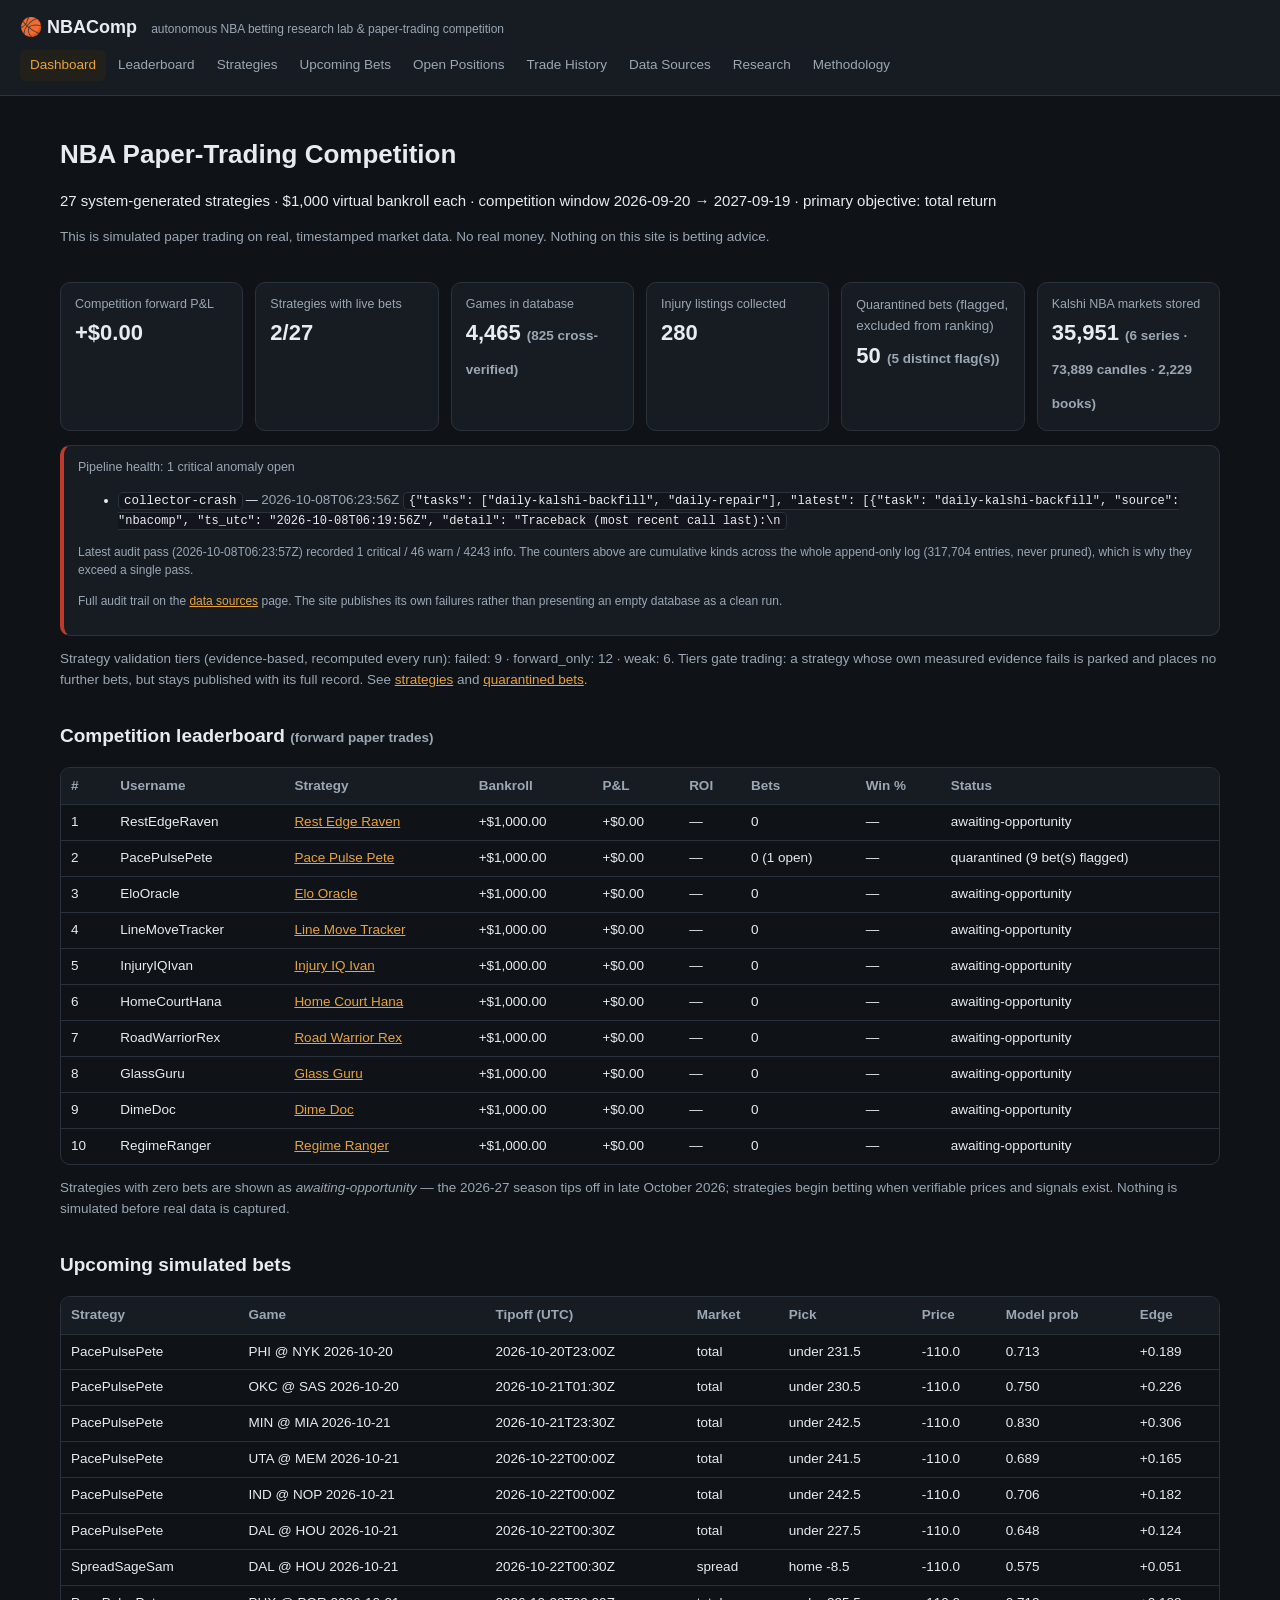
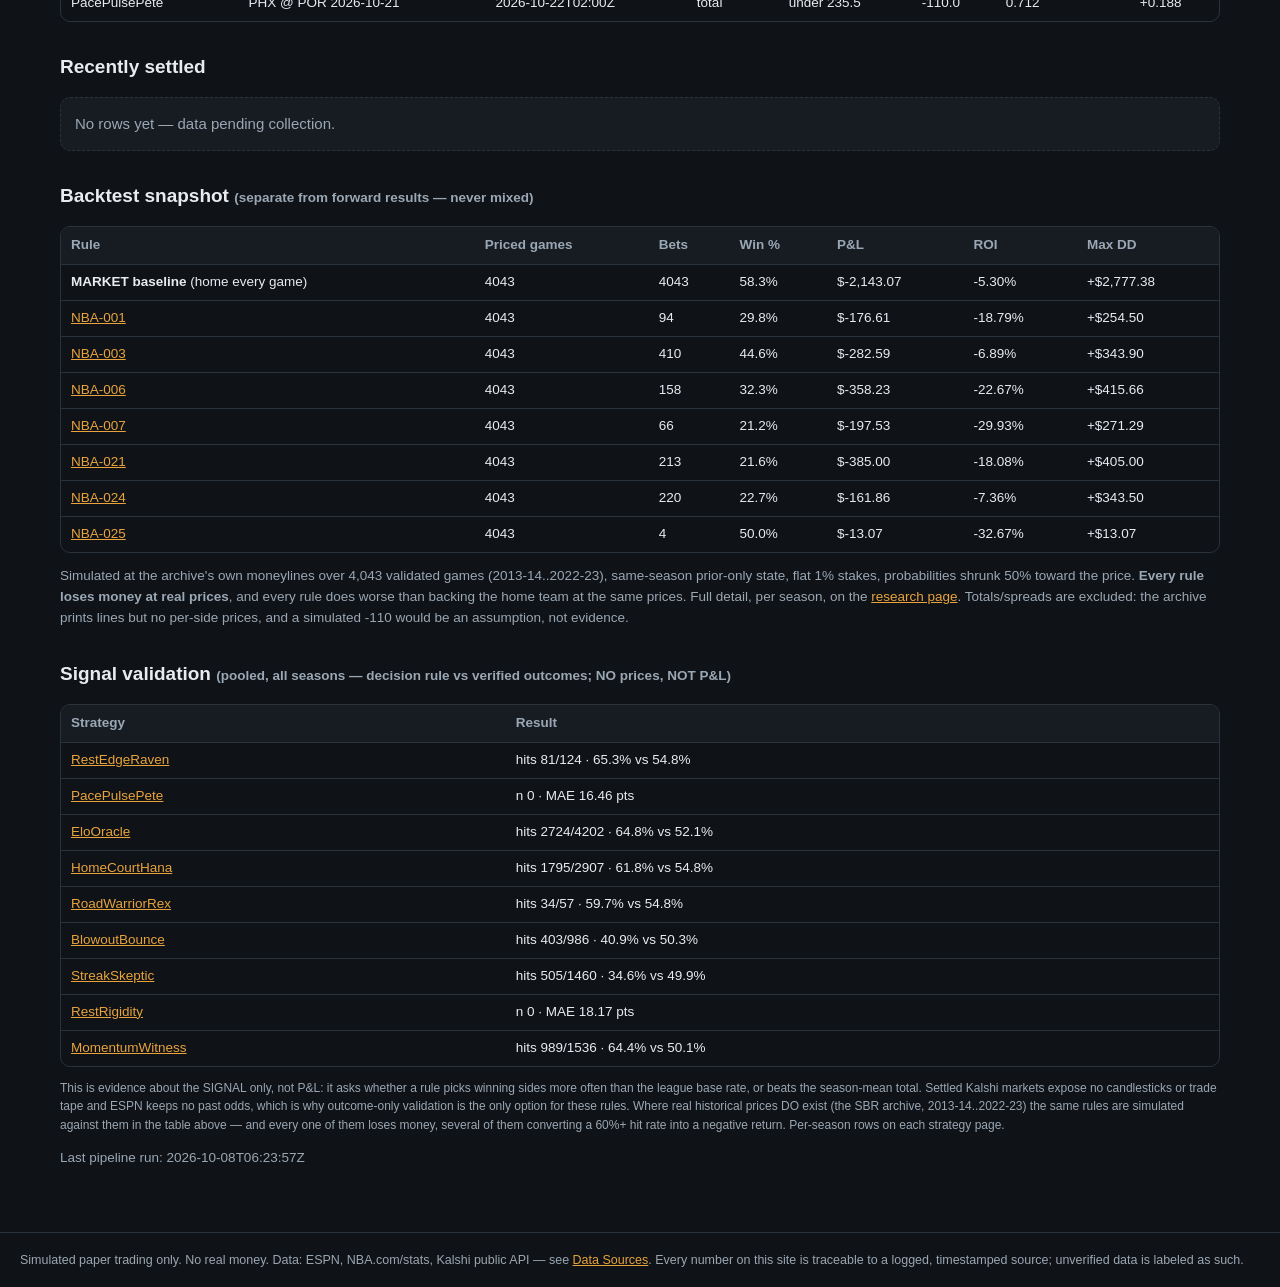
<file: index.html>
<!DOCTYPE html>
<html lang="en"><head><meta charset="utf-8">
<meta name="viewport" content="width=device-width, initial-scale=1">
<title>Dashboard — NBAComp</title>
<link rel="stylesheet" href="style.css"></head>
<body>
<header><div class="brand"><a href="index.html">🏀 NBAComp</a>
<span class="tag">autonomous NBA betting research lab &amp; paper-trading competition</span></div>
<nav><a href="index.html" class="active">Dashboard</a><a href="leaderboard.html">Leaderboard</a><a href="strategies.html">Strategies</a><a href="upcoming.html">Upcoming Bets</a><a href="positions.html">Open Positions</a><a href="history.html">Trade History</a><a href="sources.html">Data Sources</a><a href="research.html">Research</a><a href="methodology.html">Methodology</a></nav></header>
<main>
<div class="hero">
  <h1>NBA Paper-Trading Competition</h1>
  <p>27 system-generated strategies · $1,000 virtual bankroll each ·
     competition window 2026-09-20 → 2027-09-19 · primary objective: total return</p>
  <p class="muted">This is simulated paper trading on real, timestamped market data. No real money. Nothing on this
  site is betting advice.</p>
</div>
<div class="cards">
  <div class="card"><div class="k">Competition forward P&L</div><div class="v">+$0.00</div></div>
  <div class="card"><div class="k">Strategies with live bets</div><div class="v">2/27</div></div>
  <div class="card"><div class="k">Games in database</div><div class="v">4,465 <span class="muted">(825 cross-verified)</span></div></div>
  <div class="card"><div class="k">Injury listings collected</div><div class="v">280</div></div>
  <div class="card"><div class="k">Quarantined bets <span class="muted">(flagged, excluded from ranking)</span></div><div class="v">50 <span class="muted">(5 distinct flag(s))</span></div></div>
  <div class="card"><div class="k">Kalshi NBA markets stored</div><div class="v">35,951 <span class="muted">(6 series · 73,889 candles · 2,229 books)</span></div></div>
</div>
<div class='card' style='border-left:4px solid #c0392b'><div class='k'>Pipeline health: 1 critical anomaly open</div><ul class='small'><li><code>collector-crash</code> — <span class='muted'>2026-10-08T06:23:56Z</span> <code class='small'>{"tasks": ["daily-kalshi-backfill", "daily-repair"], "latest": [{"task": "daily-kalshi-backfill", "source": "nbacomp", "ts_utc": "2026-10-08T06:19:56Z", "detail": "Traceback (most recent call last):\n</code></li></ul><p class='muted small'>Latest audit pass (2026-10-08T06:23:57Z) recorded 1 critical / 46 warn / 4243 info. The counters above are cumulative kinds across the whole append-only log (317,704 entries, never pruned), which is why they exceed a single pass.</p><p class='muted small'>Full audit trail on the <a href='sources.html'>data sources</a> page. The site publishes its own failures rather than presenting an empty database as a clean run.</p></div>
<p class="muted">Strategy validation tiers (evidence-based, recomputed every run): failed: 9 · forward_only: 12 · weak: 6.
Tiers gate trading: a strategy whose own measured evidence fails is parked and places no further bets,
but stays published with its full record. See
<a href="strategies.html">strategies</a> and <a href="positions.html#quarantined">quarantined bets</a>.</p>
<h2>Competition leaderboard <span class="muted">(forward paper trades)</span></h2>
<div class='twrap'><table class=''><thead><tr><th>#</th><th>Username</th><th>Strategy</th><th>Bankroll</th><th>P&amp;L</th><th>ROI</th><th>Bets</th><th>Win %</th><th>Status</th></tr></thead><tbody><tr><td>1</td><td>RestEdgeRaven</td><td><a href='strategies.html#NBA-001'>Rest Edge Raven</a></td><td>+$1,000.00</td><td>+$0.00</td><td>—</td><td>0</td><td>—</td><td>awaiting-opportunity</td></tr><tr><td>2</td><td>PacePulsePete</td><td><a href='strategies.html#NBA-002'>Pace Pulse Pete</a></td><td>+$1,000.00</td><td>+$0.00</td><td>—</td><td>0 (1 open)</td><td>—</td><td>quarantined (9 bet(s) flagged)</td></tr><tr><td>3</td><td>EloOracle</td><td><a href='strategies.html#NBA-003'>Elo Oracle</a></td><td>+$1,000.00</td><td>+$0.00</td><td>—</td><td>0</td><td>—</td><td>awaiting-opportunity</td></tr><tr><td>4</td><td>LineMoveTracker</td><td><a href='strategies.html#NBA-004'>Line Move Tracker</a></td><td>+$1,000.00</td><td>+$0.00</td><td>—</td><td>0</td><td>—</td><td>awaiting-opportunity</td></tr><tr><td>5</td><td>InjuryIQIvan</td><td><a href='strategies.html#NBA-005'>Injury IQ Ivan</a></td><td>+$1,000.00</td><td>+$0.00</td><td>—</td><td>0</td><td>—</td><td>awaiting-opportunity</td></tr><tr><td>6</td><td>HomeCourtHana</td><td><a href='strategies.html#NBA-006'>Home Court Hana</a></td><td>+$1,000.00</td><td>+$0.00</td><td>—</td><td>0</td><td>—</td><td>awaiting-opportunity</td></tr><tr><td>7</td><td>RoadWarriorRex</td><td><a href='strategies.html#NBA-007'>Road Warrior Rex</a></td><td>+$1,000.00</td><td>+$0.00</td><td>—</td><td>0</td><td>—</td><td>awaiting-opportunity</td></tr><tr><td>8</td><td>GlassGuru</td><td><a href='strategies.html#NBA-008'>Glass Guru</a></td><td>+$1,000.00</td><td>+$0.00</td><td>—</td><td>0</td><td>—</td><td>awaiting-opportunity</td></tr><tr><td>9</td><td>DimeDoc</td><td><a href='strategies.html#NBA-009'>Dime Doc</a></td><td>+$1,000.00</td><td>+$0.00</td><td>—</td><td>0</td><td>—</td><td>awaiting-opportunity</td></tr><tr><td>10</td><td>RegimeRanger</td><td><a href='strategies.html#NBA-010'>Regime Ranger</a></td><td>+$1,000.00</td><td>+$0.00</td><td>—</td><td>0</td><td>—</td><td>awaiting-opportunity</td></tr></tbody></table></div>
<p class="muted">Strategies with zero bets are shown as <i>awaiting-opportunity</i> — the 2026-27 season tips off in
late October 2026; strategies begin betting when verifiable prices and signals exist. Nothing is simulated before
real data is captured.</p>
<h2>Upcoming simulated bets</h2>
<div class='twrap'><table class=''><thead><tr><th>Strategy</th><th>Game</th><th>Tipoff (UTC)</th><th>Market</th><th>Pick</th><th>Price</th><th>Model prob</th><th>Edge</th></tr></thead><tbody><tr><td>PacePulsePete</td><td>PHI @ NYK 2026-10-20</td><td>2026-10-20T23:00Z</td><td>total</td><td>under 231.5</td><td>-110.0</td><td>0.713</td><td>+0.189</td></tr><tr><td>PacePulsePete</td><td>OKC @ SAS 2026-10-20</td><td>2026-10-21T01:30Z</td><td>total</td><td>under 230.5</td><td>-110.0</td><td>0.750</td><td>+0.226</td></tr><tr><td>PacePulsePete</td><td>MIN @ MIA 2026-10-21</td><td>2026-10-21T23:30Z</td><td>total</td><td>under 242.5</td><td>-110.0</td><td>0.830</td><td>+0.306</td></tr><tr><td>PacePulsePete</td><td>UTA @ MEM 2026-10-21</td><td>2026-10-22T00:00Z</td><td>total</td><td>under 241.5</td><td>-110.0</td><td>0.689</td><td>+0.165</td></tr><tr><td>PacePulsePete</td><td>IND @ NOP 2026-10-21</td><td>2026-10-22T00:00Z</td><td>total</td><td>under 242.5</td><td>-110.0</td><td>0.706</td><td>+0.182</td></tr><tr><td>PacePulsePete</td><td>DAL @ HOU 2026-10-21</td><td>2026-10-22T00:30Z</td><td>total</td><td>under 227.5</td><td>-110.0</td><td>0.648</td><td>+0.124</td></tr><tr><td>SpreadSageSam</td><td>DAL @ HOU 2026-10-21</td><td>2026-10-22T00:30Z</td><td>spread</td><td>home -8.5</td><td>-110.0</td><td>0.575</td><td>+0.051</td></tr><tr><td>PacePulsePete</td><td>PHX @ POR 2026-10-21</td><td>2026-10-22T02:00Z</td><td>total</td><td>under 235.5</td><td>-110.0</td><td>0.712</td><td>+0.188</td></tr></tbody></table></div>
<h2>Recently settled</h2>
<p class='empty'>No rows yet — data pending collection.</p>
<h2>Backtest snapshot <span class="muted">(separate from forward results — never mixed)</span></h2>
<div class='twrap'><table class=''><thead><tr><th>Rule</th><th>Priced games</th><th>Bets</th><th>Win %</th><th>P&amp;L</th><th>ROI</th><th>Max DD</th></tr></thead><tbody><tr><td><b>MARKET baseline</b> (home every game)</td><td>4043</td><td>4043</td><td>58.3%</td><td>$-2,143.07</td><td>-5.30%</td><td>+$2,777.38</td></tr><tr><td><a href='strategies.html#NBA-001'>NBA-001</a></td><td>4043</td><td>94</td><td>29.8%</td><td>$-176.61</td><td>-18.79%</td><td>+$254.50</td></tr><tr><td><a href='strategies.html#NBA-003'>NBA-003</a></td><td>4043</td><td>410</td><td>44.6%</td><td>$-282.59</td><td>-6.89%</td><td>+$343.90</td></tr><tr><td><a href='strategies.html#NBA-006'>NBA-006</a></td><td>4043</td><td>158</td><td>32.3%</td><td>$-358.23</td><td>-22.67%</td><td>+$415.66</td></tr><tr><td><a href='strategies.html#NBA-007'>NBA-007</a></td><td>4043</td><td>66</td><td>21.2%</td><td>$-197.53</td><td>-29.93%</td><td>+$271.29</td></tr><tr><td><a href='strategies.html#NBA-021'>NBA-021</a></td><td>4043</td><td>213</td><td>21.6%</td><td>$-385.00</td><td>-18.08%</td><td>+$405.00</td></tr><tr><td><a href='strategies.html#NBA-024'>NBA-024</a></td><td>4043</td><td>220</td><td>22.7%</td><td>$-161.86</td><td>-7.36%</td><td>+$343.50</td></tr><tr><td><a href='strategies.html#NBA-025'>NBA-025</a></td><td>4043</td><td>4</td><td>50.0%</td><td>$-13.07</td><td>-32.67%</td><td>+$13.07</td></tr></tbody></table></div><p class='muted'>Simulated at the archive's own moneylines over 4,043 validated games (2013-14..2022-23), same-season prior-only state, flat 1% stakes, probabilities shrunk 50% toward the price. <b>Every rule loses money at real prices</b>, and every rule does worse than backing the home team at the same prices. Full detail, per season, on the <a href='research.html'>research page</a>. Totals/spreads are excluded: the archive prints lines but no per-side prices, and a simulated -110 would be an assumption, not evidence.</p>
<h2>Signal validation <span class="muted">(pooled, all seasons — decision rule vs verified outcomes; NO prices, NOT P&amp;L)</span></h2><div class='twrap'><table class=''><thead><tr><th>Strategy</th><th>Result</th></tr></thead><tbody><tr><td><a href='strategies.html#NBA-001'>RestEdgeRaven</a></td><td>hits 81/124 · 65.3% vs 54.8%</td></tr><tr><td><a href='strategies.html#NBA-002'>PacePulsePete</a></td><td>n 0 · MAE 16.46 pts</td></tr><tr><td><a href='strategies.html#NBA-003'>EloOracle</a></td><td>hits 2724/4202 · 64.8% vs 52.1%</td></tr><tr><td><a href='strategies.html#NBA-006'>HomeCourtHana</a></td><td>hits 1795/2907 · 61.8% vs 54.8%</td></tr><tr><td><a href='strategies.html#NBA-007'>RoadWarriorRex</a></td><td>hits 34/57 · 59.7% vs 54.8%</td></tr><tr><td><a href='strategies.html#NBA-020'>BlowoutBounce</a></td><td>hits 403/986 · 40.9% vs 50.3%</td></tr><tr><td><a href='strategies.html#NBA-021'>StreakSkeptic</a></td><td>hits 505/1460 · 34.6% vs 49.9%</td></tr><tr><td><a href='strategies.html#NBA-022'>RestRigidity</a></td><td>n 0 · MAE 18.17 pts</td></tr><tr><td><a href='strategies.html#NBA-024'>MomentumWitness</a></td><td>hits 989/1536 · 64.4% vs 50.1%</td></tr></tbody></table></div><p class="muted small">This is evidence about the SIGNAL only, not P&amp;L: it asks whether a rule picks winning sides more often than the league base rate, or beats the season-mean total. Settled Kalshi markets expose no candlesticks or trade tape and ESPN keeps no past odds, which is why outcome-only validation is the only option for these rules. Where real historical prices DO exist (the SBR archive, 2013-14..2022-23) the same rules are simulated against them in the table above — and every one of them loses money, several of them converting a 60%+ hit rate into a negative return. Per-season rows on each strategy page.</p>
<p class="muted">Last pipeline run: 2026-10-08T06:23:57Z</p>
</main>
<footer>Simulated paper trading only. No real money. Data: ESPN, NBA.com/stats, Kalshi public API —
see <a href="sources.html">Data Sources</a>. Every number on this site is traceable to a logged,
timestamped source; unverified data is labeled as such.</footer>
</body></html>
</file>
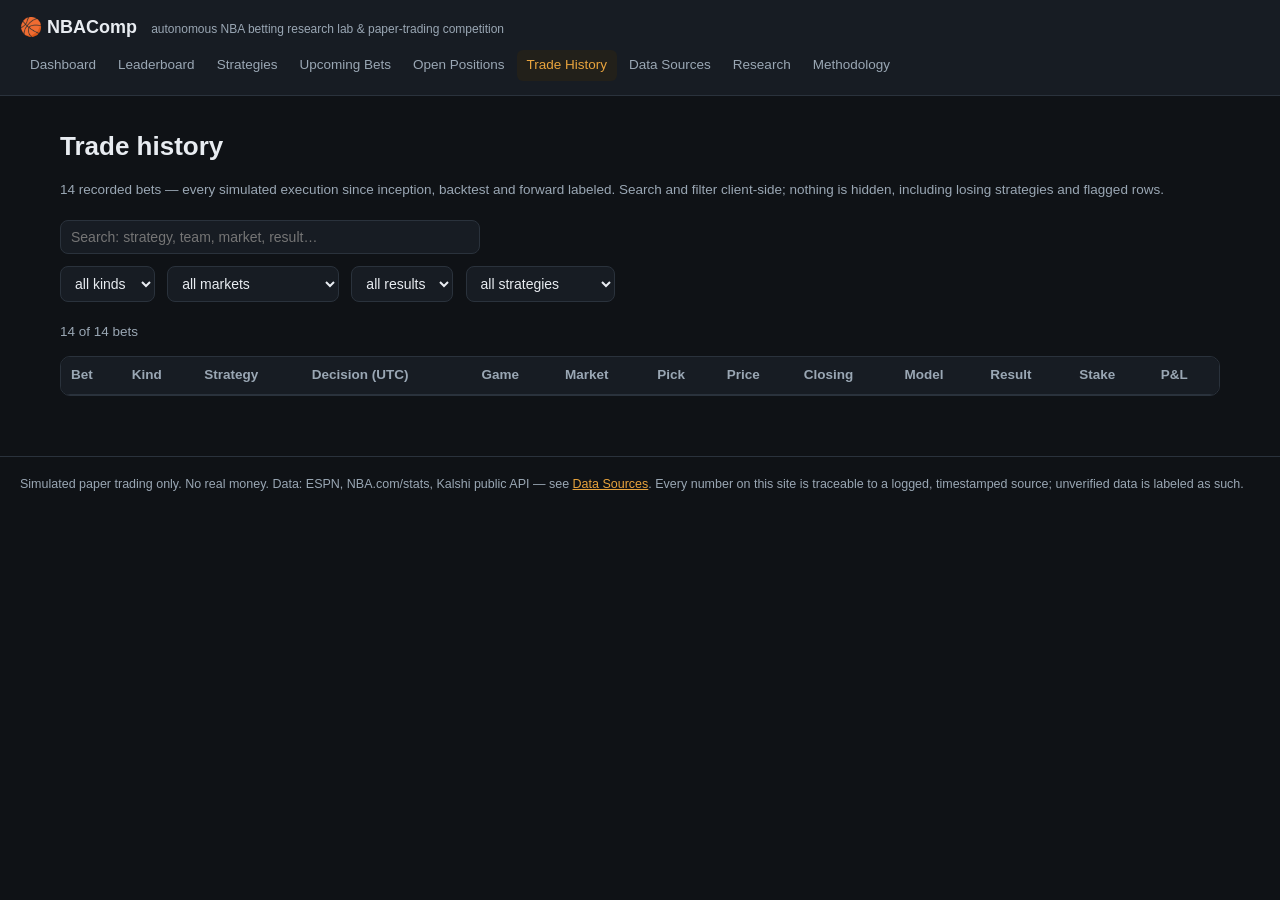
<file: history.html>
<!DOCTYPE html>
<html lang="en"><head><meta charset="utf-8">
<meta name="viewport" content="width=device-width, initial-scale=1">
<title>Trade History — NBAComp</title>
<link rel="stylesheet" href="style.css"></head>
<body>
<header><div class="brand"><a href="index.html">🏀 NBAComp</a>
<span class="tag">autonomous NBA betting research lab &amp; paper-trading competition</span></div>
<nav><a href="index.html">Dashboard</a><a href="leaderboard.html">Leaderboard</a><a href="strategies.html">Strategies</a><a href="upcoming.html">Upcoming Bets</a><a href="positions.html">Open Positions</a><a href="history.html" class="active">Trade History</a><a href="sources.html">Data Sources</a><a href="research.html">Research</a><a href="methodology.html">Methodology</a></nav></header>
<main>
<h1>Trade history</h1>
<p class="muted">14 recorded bets — every simulated execution since inception, backtest and forward
labeled. Search and filter client-side; nothing is hidden, including losing strategies and flagged rows.</p>
<input id="q" type="search" placeholder="Search: strategy, team, market, result…">
<div class="filters">
  <select id="f_kind"><option value="">all kinds</option><option>forward</option><option>backtest</option></select>
  <select id="f_market"><option value="">all markets</option><option>kalshi:winner</option>
    <option>total</option><option>kalshi:prop:rebounds</option>
    <option>kalshi:prop:assists</option><option>kalshi:prop:points</option></select>
  <select id="f_result"><option value="">all results</option><option>win</option><option>loss</option>
    <option>push</option><option>pending</option></select>
  <select id="f_strat"><option value="">all strategies</option></select>
</div>
<p id="count" class="muted"></p>
<div class="twrap"><table id="hist"><thead><tr>
<th>Bet</th><th>Kind</th><th>Strategy</th><th>Decision (UTC)</th><th>Game</th><th>Market</th>
<th>Pick</th><th>Price</th><th>Closing</th><th>Model</th><th>Result</th><th>Stake</th><th>P&L</th></tr></thead>
<tbody></tbody></table></div>
<script>
const DATA = [{"bet_id": "fo-9829be213fb2ef42", "kind": "forward", "run_id": "forward", "strategy_id": "NBA-026", "username": "SpreadSageSam", "decision_utc": "2026-09-22T03:45:23Z", "game_id": "espn:401909840", "game_label": "DAL @ HOU 2026-10-21", "tipoff_utc": "2026-10-22T00:30Z", "market": "spread", "selection": "home -8.5", "side": "home", "price": -110.0, "price_format": "american", "source": "line: espn snapshot or kalshi strike", "source_ts": "2026-09-22T03:45:23Z", "model_prob": 0.5749486143837703, "market_prob": 0.5238, "edge": 0.05113909057424648, "stake_usd": 6.7125, "to_win_usd": 6.1, "execution_status": "simulated_fill", "contracts": 0, "fill_price": -110.0, "fee_usd": 0.0, "closing_price": null, "result": "pending", "settlement_utc": null, "settlement_source": null, "pnl_usd": null, "roi": null, "verification": "PRICED-ASSUMPTION: no free historical totals price source; simulated at standard -110. Labeled, not hidden.", "notes": "elo margin +13.2 vs home spread -8.5 (cover +4.7) | policy: raw p=0.651, shrink=0.60 -> p=0.575 (edge +0.051), tier=forward_only", "strategy_version": "1.0.0"}, {"bet_id": "fo-1a23d62c218b4d46", "kind": "forward", "run_id": "forward", "strategy_id": "NBA-026", "username": "SpreadSageSam", "decision_utc": "2026-09-22T03:45:23Z", "game_id": "espn:401909092", "game_label": "GSW @ LAL 2026-10-21", "tipoff_utc": "2026-10-22T02:00Z", "market": "spread", "selection": "home -4.5", "side": "home", "price": -110.0, "price_format": "american", "source": "line: espn snapshot or kalshi strike", "source_ts": "2026-09-22T03:45:23Z", "model_prob": 0.5715762230069688, "market_prob": 0.5238, "edge": 0.04776669919744492, "stake_usd": 6.2275, "to_win_usd": 5.66, "execution_status": "simulated_fill", "contracts": 0, "fill_price": -110.0, "fee_usd": 0.0, "closing_price": null, "result": "pending", "settlement_utc": null, "settlement_source": null, "pnl_usd": null, "roi": null, "verification": "PRICED-ASSUMPTION: no free historical totals price source; simulated at standard -110. Labeled, not hidden.", "notes": "elo margin +8.9 vs home spread -4.5 (cover +4.4) | policy: raw p=0.643, shrink=0.60 -> p=0.572 (edge +0.048), tier=forward_only", "strategy_version": "1.0.0"}, {"bet_id": "fo-7be8a2c7a670caa9", "kind": "forward", "run_id": "forward", "strategy_id": "NBA-026", "username": "SpreadSageSam", "decision_utc": "2026-09-22T03:45:23Z", "game_id": "espn:401909093", "game_label": "CLE @ PHI 2026-10-22", "tipoff_utc": "2026-10-22T23:00Z", "market": "spread", "selection": "away +4.5", "side": "away", "price": -110.0, "price_format": "american", "source": "line: espn snapshot or kalshi strike", "source_ts": "2026-09-22T03:45:23Z", "model_prob": 0.5795475472045047, "market_prob": 0.5238, "edge": 0.05573802339498091, "stake_usd": 7.22, "to_win_usd": 6.56, "execution_status": "simulated_fill", "contracts": 0, "fill_price": -110.0, "fee_usd": 0.0, "closing_price": null, "result": "pending", "settlement_utc": null, "settlement_source": null, "pnl_usd": null, "roi": null, "verification": "PRICED-ASSUMPTION: no free historical totals price source; simulated at standard -110. Labeled, not hidden.", "notes": "elo margin -0.5 vs home spread -4.5 (cover -5.0) | policy: raw p=0.663, shrink=0.60 -> p=0.580 (edge +0.056), tier=forward_only", "strategy_version": "1.0.0"}, {"bet_id": "fo-b3c6f63323103bde", "kind": "forward", "run_id": "forward", "strategy_id": "NBA-026", "username": "SpreadSageSam", "decision_utc": "2026-09-22T03:45:23Z", "game_id": "espn:401909096", "game_label": "HOU @ SAS 2026-10-23", "tipoff_utc": "2026-10-24T01:30Z", "market": "spread", "selection": "home -6.5", "side": "home", "price": -110.0, "price_format": "american", "source": "line: espn snapshot or kalshi strike", "source_ts": "2026-09-22T03:45:23Z", "model_prob": 0.574923643382472, "market_prob": 0.5238, "edge": 0.0511141195729482, "stake_usd": 6.5725, "to_win_usd": 5.98, "execution_status": "simulated_fill", "contracts": 0, "fill_price": -110.0, "fee_usd": 0.0, "closing_price": null, "result": "pending", "settlement_utc": null, "settlement_source": null, "pnl_usd": null, "roi": null, "verification": "PRICED-ASSUMPTION: no free historical totals price source; simulated at standard -110. Labeled, not hidden.", "notes": "elo margin +11.2 vs home spread -6.5 (cover +4.7) | policy: raw p=0.651, shrink=0.60 -> p=0.575 (edge +0.051), tier=forward_only", "strategy_version": "1.0.0"}, {"bet_id": "fo-7d24e2d7fe1c93cf", "kind": "forward", "run_id": "forward", "strategy_id": "NBA-002", "username": "PacePulsePete", "decision_utc": "2026-09-21T04:43:07Z", "game_id": "espn:401909089", "game_label": "PHI @ NYK 2026-10-20", "tipoff_utc": "2026-10-20T23:00Z", "market": "total", "selection": "under 231.5", "side": "under", "price": -110.0, "price_format": "american", "source": "line: espn snapshot or kalshi strike", "source_ts": "2026-09-21T04:43:07Z", "model_prob": 0.7127667328386137, "market_prob": 0.524, "edge": 0.18876673283861367, "stake_usd": 22.81, "to_win_usd": 20.73, "execution_status": "simulated_fill", "contracts": 0, "fill_price": -110.0, "fee_usd": 0.0, "closing_price": null, "result": "pending", "settlement_utc": null, "settlement_source": null, "pnl_usd": null, "roi": null, "verification": "PRICED-ASSUMPTION: no free historical totals price source; simulated at standard -110. Labeled, not hidden.", "notes": "model total 218.6 vs line 231.5 (-12.9)", "strategy_version": "1.0.0"}, {"bet_id": "fo-3b23008759eed538", "kind": "forward", "run_id": "forward", "strategy_id": "NBA-002", "username": "PacePulsePete", "decision_utc": "2026-09-21T04:34:04Z", "game_id": "espn:401909090", "game_label": "OKC @ SAS 2026-10-20", "tipoff_utc": "2026-10-21T01:30Z", "market": "total", "selection": "under 230.5", "side": "under", "price": -110.0, "price_format": "american", "source": "line: espn snapshot or kalshi strike", "source_ts": "2026-09-21T04:34:04Z", "model_prob": 0.7497123010327863, "market_prob": 0.524, "edge": 0.22571230103278628, "stake_usd": 30.0, "to_win_usd": 27.27, "execution_status": "simulated_fill", "contracts": 0, "fill_price": -110.0, "fee_usd": 0.0, "closing_price": null, "result": "pending", "settlement_utc": null, "settlement_source": null, "pnl_usd": null, "roi": null, "verification": "PRICED-ASSUMPTION: no free historical totals price source; simulated at standard -110. Labeled, not hidden.", "notes": "model total 215.0 vs line 230.5 (-15.5)", "strategy_version": "1.0.0"}, {"bet_id": "fo-2465213a43213105", "kind": "forward", "run_id": "forward", "strategy_id": "NBA-002", "username": "PacePulsePete", "decision_utc": "2026-09-21T04:34:04Z", "game_id": "espn:401909091", "game_label": "MIN @ MIA 2026-10-21", "tipoff_utc": "2026-10-21T23:30Z", "market": "total", "selection": "under 242.5", "side": "under", "price": -110.0, "price_format": "american", "source": "line: espn snapshot or kalshi strike", "source_ts": "2026-09-21T04:34:04Z", "model_prob": 0.829737801676319, "market_prob": 0.524, "edge": 0.30573780167631903, "stake_usd": 29.1, "to_win_usd": 26.45, "execution_status": "simulated_fill", "contracts": 0, "fill_price": -110.0, "fee_usd": 0.0, "closing_price": null, "result": "pending", "settlement_utc": null, "settlement_source": null, "pnl_usd": null, "roi": null, "verification": "PRICED-ASSUMPTION: no free historical totals price source; simulated at standard -110. Labeled, not hidden.", "notes": "model total 220.6 vs line 242.5 (-21.9)", "strategy_version": "1.0.0"}, {"bet_id": "fo-8c3f196e348dad6d", "kind": "forward", "run_id": "forward", "strategy_id": "NBA-002", "username": "PacePulsePete", "decision_utc": "2026-09-21T04:34:04Z", "game_id": "espn:401909838", "game_label": "UTA @ MEM 2026-10-21", "tipoff_utc": "2026-10-22T00:00Z", "market": "total", "selection": "under 241.5", "side": "under", "price": -110.0, "price_format": "american", "source": "line: espn snapshot or kalshi strike", "source_ts": "2026-09-21T04:34:04Z", "model_prob": 0.6890670149733318, "market_prob": 0.524, "edge": 0.16506701497333176, "stake_usd": 28.23, "to_win_usd": 25.66, "execution_status": "simulated_fill", "contracts": 0, "fill_price": -110.0, "fee_usd": 0.0, "closing_price": null, "result": "pending", "settlement_utc": null, "settlement_source": null, "pnl_usd": null, "roi": null, "verification": "PRICED-ASSUMPTION: no free historical totals price source; simulated at standard -110. Labeled, not hidden.", "notes": "model total 230.2 vs line 241.5 (-11.3)", "strategy_version": "1.0.0"}, {"bet_id": "fo-d118a58ba42e5c41", "kind": "forward", "run_id": "forward", "strategy_id": "NBA-002", "username": "PacePulsePete", "decision_utc": "2026-09-21T04:34:04Z", "game_id": "espn:401909839", "game_label": "IND @ NOP 2026-10-21", "tipoff_utc": "2026-10-22T00:00Z", "market": "total", "selection": "under 242.5", "side": "under", "price": -110.0, "price_format": "american", "source": "line: espn snapshot or kalshi strike", "source_ts": "2026-09-21T04:34:04Z", "model_prob": 0.7059724035778527, "market_prob": 0.524, "edge": 0.18197240357785271, "stake_usd": 27.38, "to_win_usd": 24.89, "execution_status": "simulated_fill", "contracts": 0, "fill_price": -110.0, "fee_usd": 0.0, "closing_price": null, "result": "pending", "settlement_utc": null, "settlement_source": null, "pnl_usd": null, "roi": null, "verification": "PRICED-ASSUMPTION: no free historical totals price source; simulated at standard -110. Labeled, not hidden.", "notes": "model total 230.0 vs line 242.5 (-12.5)", "strategy_version": "1.0.0"}, {"bet_id": "fo-620174966c76e90c", "kind": "forward", "run_id": "forward", "strategy_id": "NBA-002", "username": "PacePulsePete", "decision_utc": "2026-09-21T04:34:04Z", "game_id": "espn:401909840", "game_label": "DAL @ HOU 2026-10-21", "tipoff_utc": "2026-10-22T00:30Z", "market": "total", "selection": "under 227.5", "side": "under", "price": -110.0, "price_format": "american", "source": "line: espn snapshot or kalshi strike", "source_ts": "2026-09-21T04:34:04Z", "model_prob": 0.6478983671080172, "market_prob": 0.524, "edge": 0.12389836710801716, "stake_usd": 26.56, "to_win_usd": 24.14, "execution_status": "simulated_fill", "contracts": 0, "fill_price": -110.0, "fee_usd": 0.0, "closing_price": null, "result": "pending", "settlement_utc": null, "settlement_source": null, "pnl_usd": null, "roi": null, "verification": "PRICED-ASSUMPTION: no free historical totals price source; simulated at standard -110. Labeled, not hidden.", "notes": "model total 218.8 vs line 227.5 (-8.7)", "strategy_version": "1.0.0"}, {"bet_id": "fo-ebd39e0b81dea98e", "kind": "forward", "run_id": "forward", "strategy_id": "NBA-002", "username": "PacePulsePete", "decision_utc": "2026-09-21T04:34:04Z", "game_id": "espn:401909841", "game_label": "PHX @ POR 2026-10-21", "tipoff_utc": "2026-10-22T02:00Z", "market": "total", "selection": "under 235.5", "side": "under", "price": -110.0, "price_format": "american", "source": "line: espn snapshot or kalshi strike", "source_ts": "2026-09-21T04:34:04Z", "model_prob": 0.712153584233367, "market_prob": 0.524, "edge": 0.18815358423336703, "stake_usd": 25.76, "to_win_usd": 23.42, "execution_status": "simulated_fill", "contracts": 0, "fill_price": -110.0, "fee_usd": 0.0, "closing_price": null, "result": "pending", "settlement_utc": null, "settlement_source": null, "pnl_usd": null, "roi": null, "verification": "PRICED-ASSUMPTION: no free historical totals price source; simulated at standard -110. Labeled, not hidden.", "notes": "model total 222.6 vs line 235.5 (-12.9)", "strategy_version": "1.0.0"}, {"bet_id": "fo-70ee1a6dc3d56b0b", "kind": "forward", "run_id": "forward", "strategy_id": "NBA-002", "username": "PacePulsePete", "decision_utc": "2026-09-21T04:34:04Z", "game_id": "espn:401909094", "game_label": "DEN @ OKC 2026-10-22", "tipoff_utc": "2026-10-23T01:30Z", "market": "total", "selection": "under 232.5", "side": "under", "price": -110.0, "price_format": "american", "source": "line: espn snapshot or kalshi strike", "source_ts": "2026-09-21T04:34:04Z", "model_prob": 0.6546166413805494, "market_prob": 0.524, "edge": 0.1306166413805494, "stake_usd": 24.99, "to_win_usd": 22.72, "execution_status": "simulated_fill", "contracts": 0, "fill_price": -110.0, "fee_usd": 0.0, "closing_price": null, "result": "pending", "settlement_utc": null, "settlement_source": null, "pnl_usd": null, "roi": null, "verification": "PRICED-ASSUMPTION: no free historical totals price source; simulated at standard -110. Labeled, not hidden.", "notes": "model total 223.4 vs line 232.5 (-9.1)", "strategy_version": "1.0.0"}, {"bet_id": "fo-d48ae1e5ae807a46", "kind": "forward", "run_id": "forward", "strategy_id": "NBA-002", "username": "PacePulsePete", "decision_utc": "2026-09-21T04:34:04Z", "game_id": "espn:401909282", "game_label": "IND @ MIA 2026-10-30", "tipoff_utc": "2026-10-31T00:00Z", "market": "total", "selection": "under 241.5", "side": "under", "price": -110.0, "price_format": "american", "source": "line: espn snapshot or kalshi strike", "source_ts": "2026-09-21T04:34:04Z", "model_prob": 0.7511130463824878, "market_prob": 0.524, "edge": 0.22711304638248775, "stake_usd": 24.24, "to_win_usd": 22.03, "execution_status": "simulated_fill", "contracts": 0, "fill_price": -110.0, "fee_usd": 0.0, "closing_price": null, "result": "pending", "settlement_utc": null, "settlement_source": null, "pnl_usd": null, "roi": null, "verification": "PRICED-ASSUMPTION: no free historical totals price source; simulated at standard -110. Labeled, not hidden.", "notes": "model total 225.9 vs line 241.5 (-15.6)", "strategy_version": "1.0.0"}, {"bet_id": "fo-ddb6699eb54471ed", "kind": "forward", "run_id": "forward", "strategy_id": "NBA-002", "username": "PacePulsePete", "decision_utc": "2026-09-21T04:34:04Z", "game_id": "espn:401909283", "game_label": "HOU @ DAL 2026-10-30", "tipoff_utc": "2026-10-31T00:00Z", "market": "total", "selection": "under 227.5", "side": "under", "price": -110.0, "price_format": "american", "source": "line: espn snapshot or kalshi strike", "source_ts": "2026-09-21T04:34:04Z", "model_prob": 0.6478983671080172, "market_prob": 0.524, "edge": 0.12389836710801716, "stake_usd": 23.51, "to_win_usd": 21.37, "execution_status": "simulated_fill", "contracts": 0, "fill_price": -110.0, "fee_usd": 0.0, "closing_price": null, "result": "pending", "settlement_utc": null, "settlement_source": null, "pnl_usd": null, "roi": null, "verification": "PRICED-ASSUMPTION: no free historical totals price source; simulated at standard -110. Labeled, not hidden.", "notes": "model total 218.8 vs line 227.5 (-8.7)", "strategy_version": "1.0.0"}];
const tb = document.querySelector('#hist tbody');
const sel = document.getElementById('f_strat');
[...new Set(DATA.map(d => d.username))].sort().forEach(u => {
  const o = document.createElement('option'); o.textContent = u; sel.appendChild(o);});
function render() {
  const q = document.getElementById('q').value.toLowerCase();
  const k = document.getElementById('f_kind').value;
  const rs = document.getElementById('f_result').value;
  const st = document.getElementById('f_strat').value;
  const m = document.getElementById('f_market').value;
  const rows = DATA.filter(d =>
    (!k || d.kind === k) && (!m || d.market === m) && (!rs || d.result === rs) &&
    (!st || d.username === st) &&
    (!q || JSON.stringify(d).toLowerCase().includes(q)));
  document.getElementById('count').textContent = rows.length + ' of ' + DATA.length + ' bets';
  tb.innerHTML = rows.slice(0, 400).map(d =>
    `<tr><td class="mono">${d.bet_id}</td><td>${d.kind}</td>
     <td>${d.username}</td><td>${d.decision_utc}</td>
     <td>${d.game_label || ''}</td><td>${d.market}</td><td>${d.selection}</td>
     <td>${d.price} ${d.price_format}</td>
     <td>${d.closing_price == null ? '—' : (+d.closing_price).toFixed(1) + 'c'}</td>
     <td>${d.model_prob == null ? '—' : (+d.model_prob).toFixed(3)}</td>
     <td class="${d.result}">${d.result}</td>
     <td>${$}${(d.stake_usd || 0).toFixed(2)}</td>
     <td class="${(d.pnl_usd || 0) >= 0 ? 'pos' : 'neg'}">${d.pnl_usd == null ? '—' : (+d.pnl_usd).toFixed(2)}</td></tr>`
  ).join('');
}
['q', 'f_kind', 'f_result', 'f_strat', 'f_market'].forEach(id =>
  document.getElementById(id).addEventListener('input', render));
render();
</script>
</main>
<footer>Simulated paper trading only. No real money. Data: ESPN, NBA.com/stats, Kalshi public API —
see <a href="sources.html">Data Sources</a>. Every number on this site is traceable to a logged,
timestamped source; unverified data is labeled as such.</footer>
</body></html>
</file>
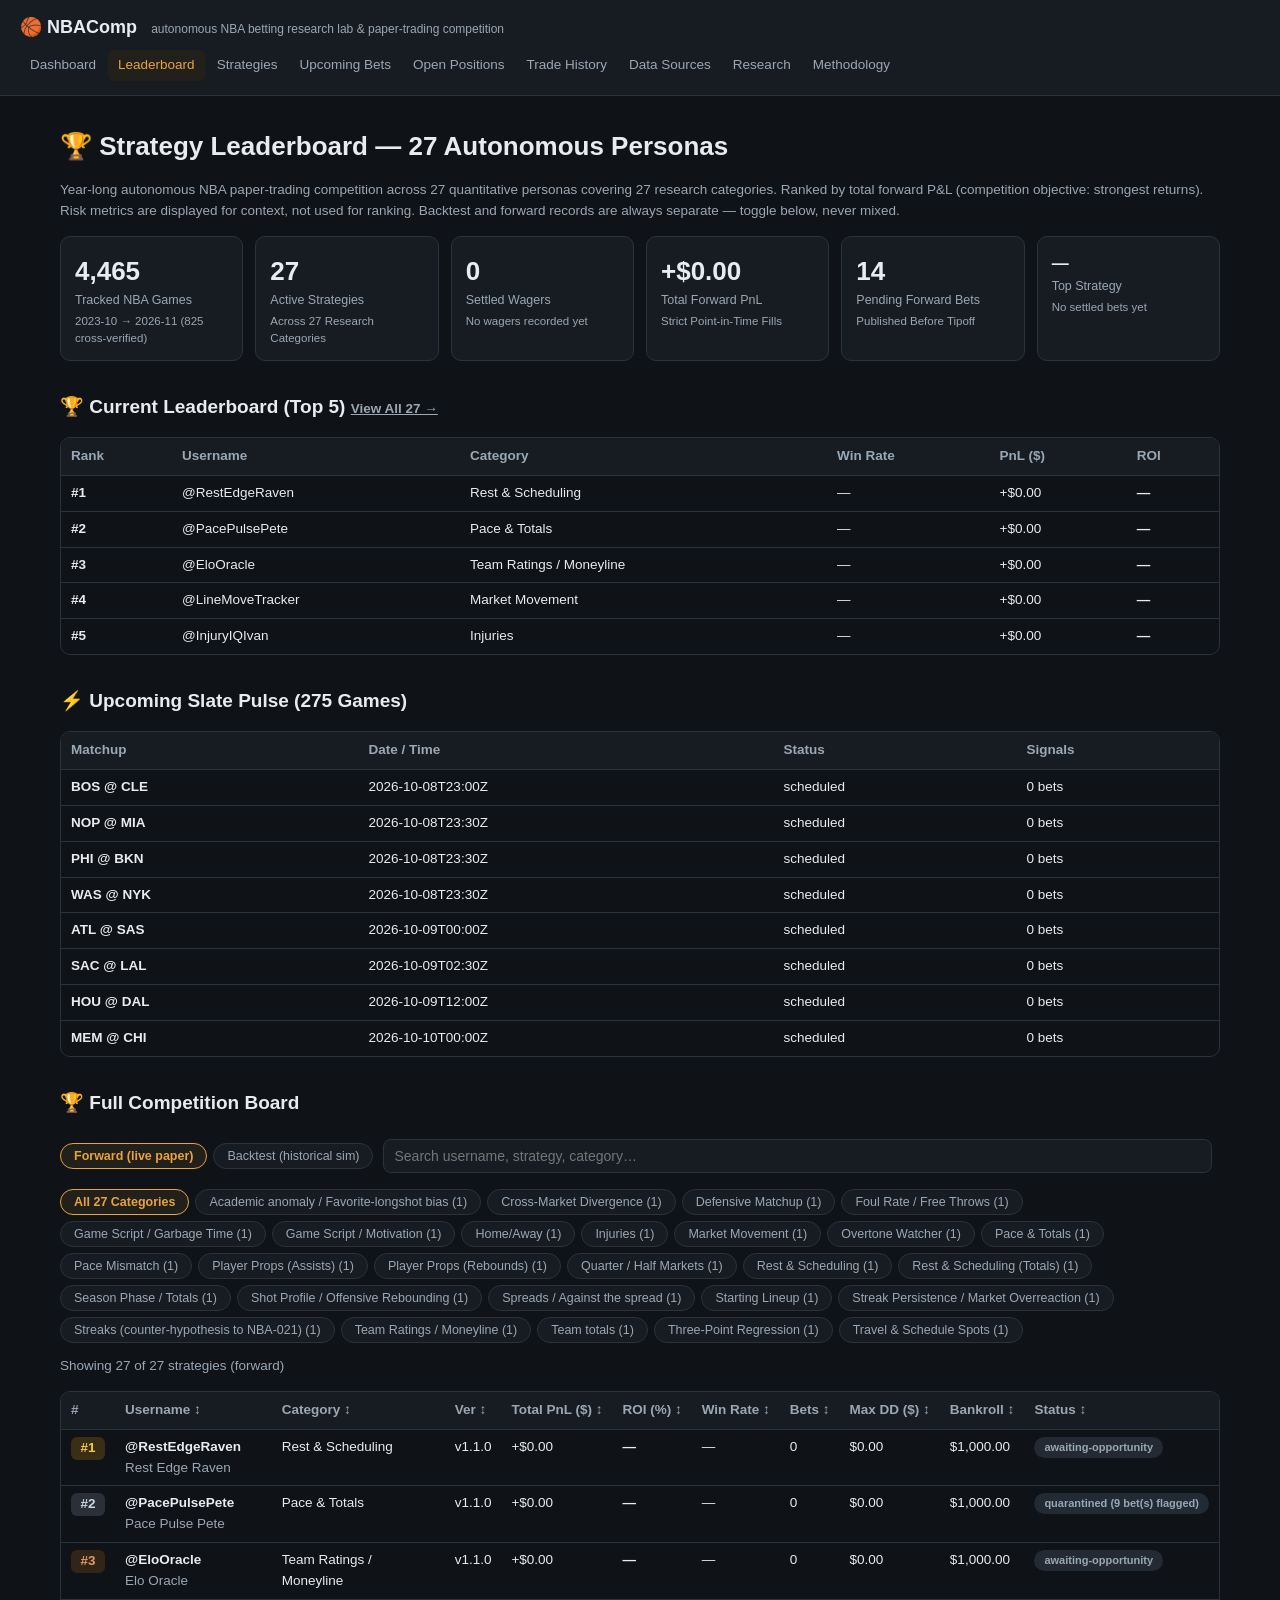
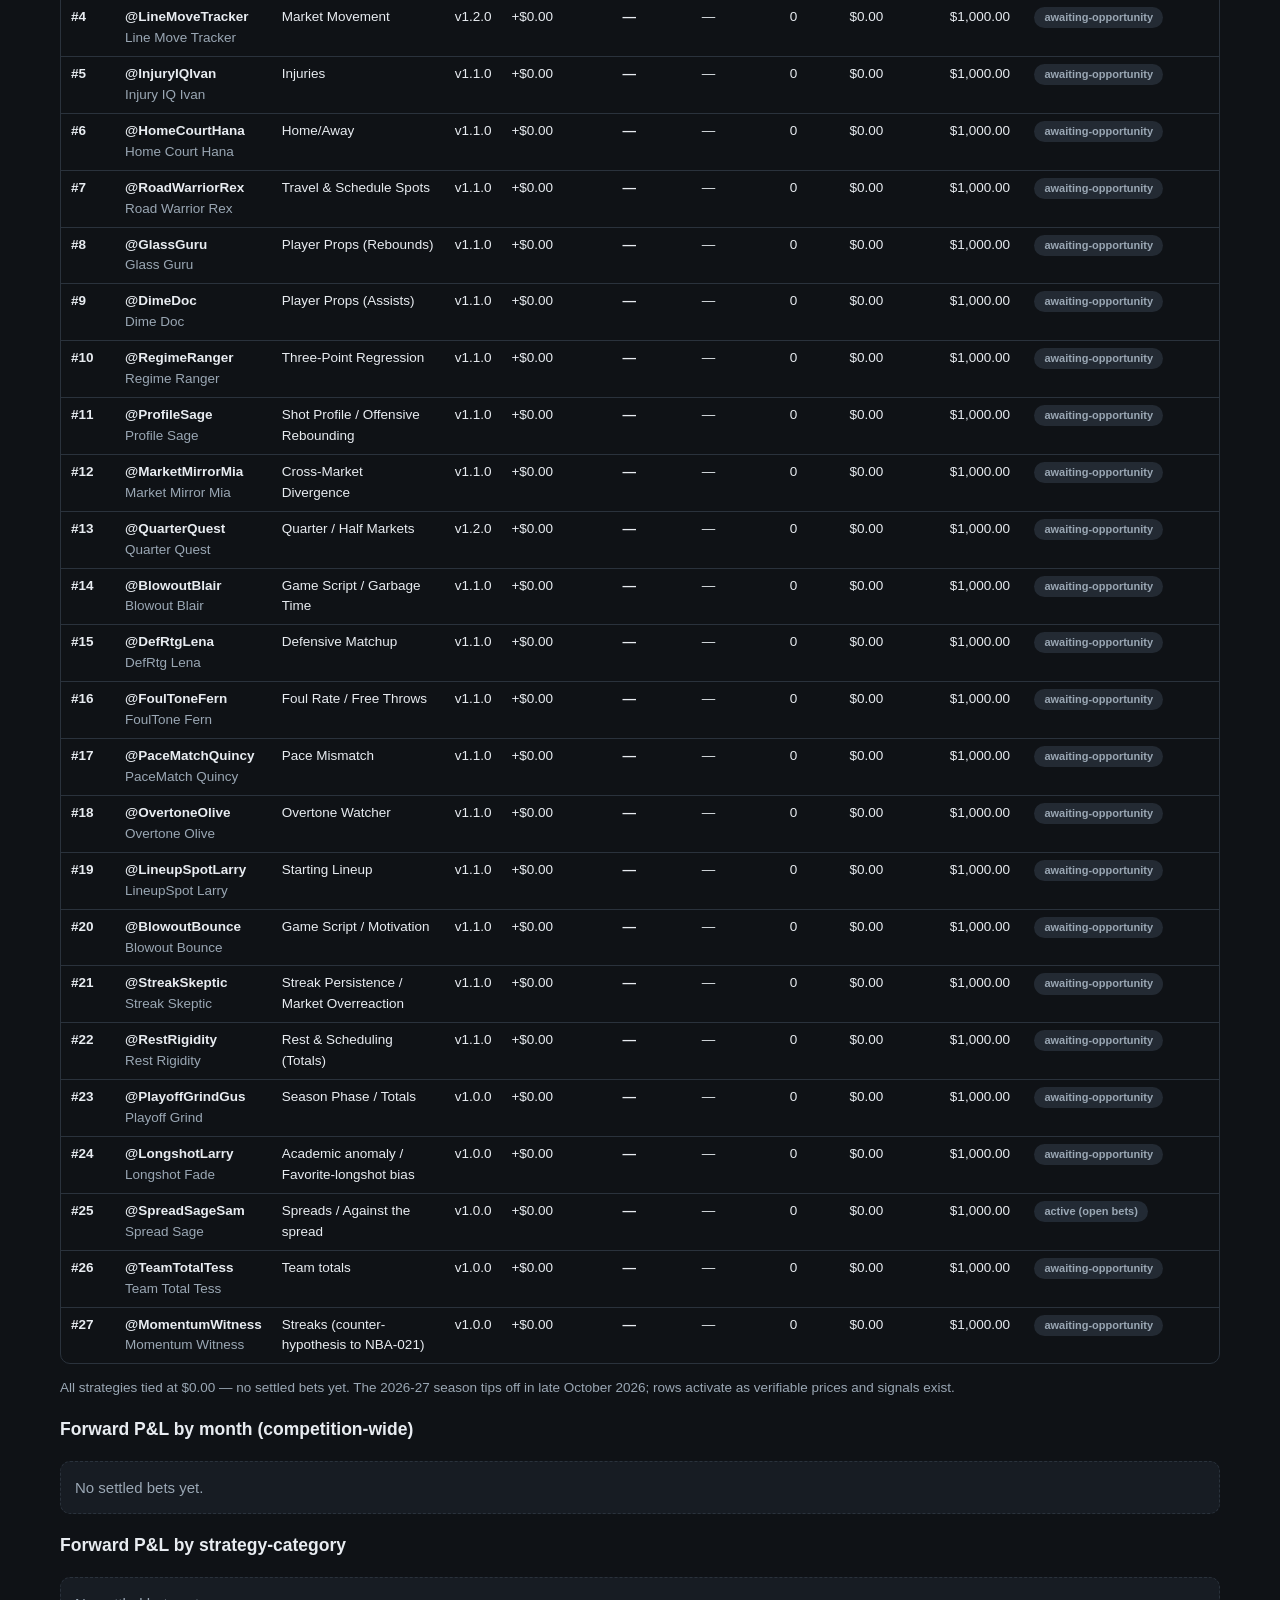
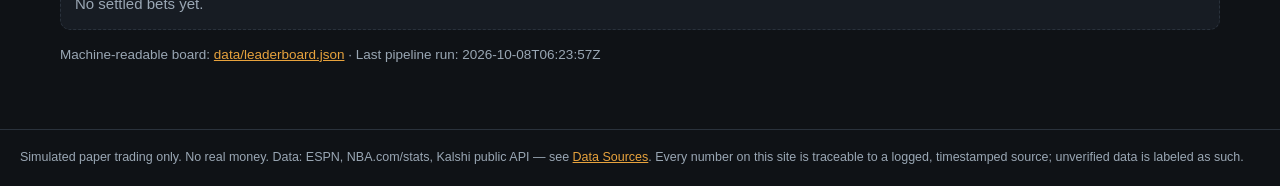
<file: leaderboard.html>
<!DOCTYPE html>
<html lang="en"><head><meta charset="utf-8">
<meta name="viewport" content="width=device-width, initial-scale=1">
<title>Leaderboard — NBAComp</title>
<link rel="stylesheet" href="style.css"></head>
<body>
<header><div class="brand"><a href="index.html">🏀 NBAComp</a>
<span class="tag">autonomous NBA betting research lab &amp; paper-trading competition</span></div>
<nav><a href="index.html">Dashboard</a><a href="leaderboard.html" class="active">Leaderboard</a><a href="strategies.html">Strategies</a><a href="upcoming.html">Upcoming Bets</a><a href="positions.html">Open Positions</a><a href="history.html">Trade History</a><a href="sources.html">Data Sources</a><a href="research.html">Research</a><a href="methodology.html">Methodology</a></nav></header>
<main>
<h1>🏆 Strategy Leaderboard — 27 Autonomous Personas</h1>
<p class="muted">Year-long autonomous NBA paper-trading competition across 27 quantitative
personas covering 27 research categories. Ranked by total forward P&amp;L (competition objective:
strongest returns). Risk metrics are displayed for context, not used for ranking. Backtest and forward
records are always separate — toggle below, never mixed.</p>
<div class="cards kpis">
  <div class="card"><div class="v">4,465</div><div class="k">Tracked NBA Games</div>
    <div class="s">2023-10 → 2026-11 (825 cross-verified)</div></div>
  <div class="card"><div class="v">27</div><div class="k">Active Strategies</div>
    <div class="s">Across 27 Research Categories</div></div>
  <div class="card"><div class="v">0</div><div class="k">Settled Wagers</div>
    <div class="s">No wagers recorded yet</div></div>
  <div class="card"><div class="v">+$0.00</div><div class="k">Total Forward PnL</div>
    <div class="s">Strict Point-in-Time Fills</div></div>
  <div class="card"><div class="v">14</div><div class="k">Pending Forward Bets</div>
    <div class="s">Published Before Tipoff</div></div>
  <div class="card"><div class="v small-v">—</div><div class="k">Top Strategy</div>
    <div class="s">No settled bets yet</div></div>
</div>
<h2>🏆 Current Leaderboard (Top 5) <a href="#full" class="muted">View All 27 →</a></h2>
<div class="twrap"><table><thead><tr><th>Rank</th><th>Username</th><th>Category</th>
<th>Win Rate</th><th>PnL ($)</th><th>ROI</th></tr></thead><tbody><tr><td><b>#1</b></td><td>@RestEdgeRaven</td><td>Rest &amp; Scheduling</td><td>—</td><td class=''>+$0.00</td><td><b>—</b></td></tr><tr><td><b>#2</b></td><td>@PacePulsePete</td><td>Pace &amp; Totals</td><td>—</td><td class=''>+$0.00</td><td><b>—</b></td></tr><tr><td><b>#3</b></td><td>@EloOracle</td><td>Team Ratings / Moneyline</td><td>—</td><td class=''>+$0.00</td><td><b>—</b></td></tr><tr><td><b>#4</b></td><td>@LineMoveTracker</td><td>Market Movement</td><td>—</td><td class=''>+$0.00</td><td><b>—</b></td></tr><tr><td><b>#5</b></td><td>@InjuryIQIvan</td><td>Injuries</td><td>—</td><td class=''>+$0.00</td><td><b>—</b></td></tr></tbody></table></div>
<h2>⚡ Upcoming Slate Pulse (275 Games)</h2>
<div class='twrap'><table class=''><thead><tr><th>Matchup</th><th>Date / Time</th><th>Status</th><th>Signals</th></tr></thead><tbody><tr><td><b>BOS @ CLE</b></td><td>2026-10-08T23:00Z</td><td>scheduled</td><td>0 bets</td></tr><tr><td><b>NOP @ MIA</b></td><td>2026-10-08T23:30Z</td><td>scheduled</td><td>0 bets</td></tr><tr><td><b>PHI @ BKN</b></td><td>2026-10-08T23:30Z</td><td>scheduled</td><td>0 bets</td></tr><tr><td><b>WAS @ NYK</b></td><td>2026-10-08T23:30Z</td><td>scheduled</td><td>0 bets</td></tr><tr><td><b>ATL @ SAS</b></td><td>2026-10-09T00:00Z</td><td>scheduled</td><td>0 bets</td></tr><tr><td><b>SAC @ LAL</b></td><td>2026-10-09T02:30Z</td><td>scheduled</td><td>0 bets</td></tr><tr><td><b>HOU @ DAL</b></td><td>2026-10-09T12:00Z</td><td>scheduled</td><td>0 bets</td></tr><tr><td><b>MEM @ CHI</b></td><td>2026-10-10T00:00Z</td><td>scheduled</td><td>0 bets</td></tr></tbody></table></div>
<h2 id="full">🏆 Full Competition Board</h2>
<div class="lb-controls">
  <div class="kind-toggle">
    <button id="kind_fwd" class="fbtn on">Forward (live paper)</button>
    <button id="kind_bt" class="fbtn">Backtest (historical sim)</button>
  </div>
  <input id="lb_q" type="search" placeholder="Search username, strategy, category…">
</div>
<div class="pills"><button class='fbtn on' data-cat=''>All 27 Categories</button><button class='fbtn' data-cat='Academic anomaly / Favorite-longshot bias'>Academic anomaly / Favorite-longshot bias (1)</button><button class='fbtn' data-cat='Cross-Market Divergence'>Cross-Market Divergence (1)</button><button class='fbtn' data-cat='Defensive Matchup'>Defensive Matchup (1)</button><button class='fbtn' data-cat='Foul Rate / Free Throws'>Foul Rate / Free Throws (1)</button><button class='fbtn' data-cat='Game Script / Garbage Time'>Game Script / Garbage Time (1)</button><button class='fbtn' data-cat='Game Script / Motivation'>Game Script / Motivation (1)</button><button class='fbtn' data-cat='Home/Away'>Home/Away (1)</button><button class='fbtn' data-cat='Injuries'>Injuries (1)</button><button class='fbtn' data-cat='Market Movement'>Market Movement (1)</button><button class='fbtn' data-cat='Overtone Watcher'>Overtone Watcher (1)</button><button class='fbtn' data-cat='Pace &amp; Totals'>Pace &amp; Totals (1)</button><button class='fbtn' data-cat='Pace Mismatch'>Pace Mismatch (1)</button><button class='fbtn' data-cat='Player Props (Assists)'>Player Props (Assists) (1)</button><button class='fbtn' data-cat='Player Props (Rebounds)'>Player Props (Rebounds) (1)</button><button class='fbtn' data-cat='Quarter / Half Markets'>Quarter / Half Markets (1)</button><button class='fbtn' data-cat='Rest &amp; Scheduling'>Rest &amp; Scheduling (1)</button><button class='fbtn' data-cat='Rest &amp; Scheduling (Totals)'>Rest &amp; Scheduling (Totals) (1)</button><button class='fbtn' data-cat='Season Phase / Totals'>Season Phase / Totals (1)</button><button class='fbtn' data-cat='Shot Profile / Offensive Rebounding'>Shot Profile / Offensive Rebounding (1)</button><button class='fbtn' data-cat='Spreads / Against the spread'>Spreads / Against the spread (1)</button><button class='fbtn' data-cat='Starting Lineup'>Starting Lineup (1)</button><button class='fbtn' data-cat='Streak Persistence / Market Overreaction'>Streak Persistence / Market Overreaction (1)</button><button class='fbtn' data-cat='Streaks (counter-hypothesis to NBA-021)'>Streaks (counter-hypothesis to NBA-021) (1)</button><button class='fbtn' data-cat='Team Ratings / Moneyline'>Team Ratings / Moneyline (1)</button><button class='fbtn' data-cat='Team totals'>Team totals (1)</button><button class='fbtn' data-cat='Three-Point Regression'>Three-Point Regression (1)</button><button class='fbtn' data-cat='Travel &amp; Schedule Spots'>Travel &amp; Schedule Spots (1)</button></div>
<p id="lb_count" class="muted"></p>
<div class="twrap"><table id="lb"><thead><tr>
<th data-k="rank">#</th><th data-k="username" class="sortable">Username ↕</th>
<th data-k="category" class="sortable">Category ↕</th><th data-k="version" class="sortable">Ver ↕</th>
<th data-k="pnl" class="sortable">Total PnL ($) ↕</th><th data-k="roi" class="sortable">ROI (%) ↕</th>
<th data-k="win_rate" class="sortable">Win Rate ↕</th><th data-k="bets" class="sortable">Bets ↕</th>
<th data-k="max_dd" class="sortable">Max DD ($) ↕</th><th data-k="bankroll" class="sortable">Bankroll ↕</th>
<th data-k="status" class="sortable">Status ↕</th>
</tr></thead><tbody id="lb_body"><tr><td><b class='medal m1'>#1</b></td><td><b>@RestEdgeRaven</b><br><span class='muted'>Rest Edge Raven</span></td><td>Rest &amp; Scheduling</td><td>v1.1.0</td><td class=''>+$0.00</td><td><b>—</b></td><td>—</td><td>0</td><td>$0.00</td><td>$1,000.00</td><td><span class='st st-awaiting-opportunity'>awaiting-opportunity</span></td></tr><tr><td><b class='medal m2'>#2</b></td><td><b>@PacePulsePete</b><br><span class='muted'>Pace Pulse Pete</span></td><td>Pace &amp; Totals</td><td>v1.1.0</td><td class=''>+$0.00</td><td><b>—</b></td><td>—</td><td>0</td><td>$0.00</td><td>$1,000.00</td><td><span class='st st-quarantined--9-bet-s--flagged-'>quarantined (9 bet(s) flagged)</span></td></tr><tr><td><b class='medal m3'>#3</b></td><td><b>@EloOracle</b><br><span class='muted'>Elo Oracle</span></td><td>Team Ratings / Moneyline</td><td>v1.1.0</td><td class=''>+$0.00</td><td><b>—</b></td><td>—</td><td>0</td><td>$0.00</td><td>$1,000.00</td><td><span class='st st-awaiting-opportunity'>awaiting-opportunity</span></td></tr><tr><td><b>#4</b></td><td><b>@LineMoveTracker</b><br><span class='muted'>Line Move Tracker</span></td><td>Market Movement</td><td>v1.2.0</td><td class=''>+$0.00</td><td><b>—</b></td><td>—</td><td>0</td><td>$0.00</td><td>$1,000.00</td><td><span class='st st-awaiting-opportunity'>awaiting-opportunity</span></td></tr><tr><td><b>#5</b></td><td><b>@InjuryIQIvan</b><br><span class='muted'>Injury IQ Ivan</span></td><td>Injuries</td><td>v1.1.0</td><td class=''>+$0.00</td><td><b>—</b></td><td>—</td><td>0</td><td>$0.00</td><td>$1,000.00</td><td><span class='st st-awaiting-opportunity'>awaiting-opportunity</span></td></tr><tr><td><b>#6</b></td><td><b>@HomeCourtHana</b><br><span class='muted'>Home Court Hana</span></td><td>Home/Away</td><td>v1.1.0</td><td class=''>+$0.00</td><td><b>—</b></td><td>—</td><td>0</td><td>$0.00</td><td>$1,000.00</td><td><span class='st st-awaiting-opportunity'>awaiting-opportunity</span></td></tr><tr><td><b>#7</b></td><td><b>@RoadWarriorRex</b><br><span class='muted'>Road Warrior Rex</span></td><td>Travel &amp; Schedule Spots</td><td>v1.1.0</td><td class=''>+$0.00</td><td><b>—</b></td><td>—</td><td>0</td><td>$0.00</td><td>$1,000.00</td><td><span class='st st-awaiting-opportunity'>awaiting-opportunity</span></td></tr><tr><td><b>#8</b></td><td><b>@GlassGuru</b><br><span class='muted'>Glass Guru</span></td><td>Player Props (Rebounds)</td><td>v1.1.0</td><td class=''>+$0.00</td><td><b>—</b></td><td>—</td><td>0</td><td>$0.00</td><td>$1,000.00</td><td><span class='st st-awaiting-opportunity'>awaiting-opportunity</span></td></tr><tr><td><b>#9</b></td><td><b>@DimeDoc</b><br><span class='muted'>Dime Doc</span></td><td>Player Props (Assists)</td><td>v1.1.0</td><td class=''>+$0.00</td><td><b>—</b></td><td>—</td><td>0</td><td>$0.00</td><td>$1,000.00</td><td><span class='st st-awaiting-opportunity'>awaiting-opportunity</span></td></tr><tr><td><b>#10</b></td><td><b>@RegimeRanger</b><br><span class='muted'>Regime Ranger</span></td><td>Three-Point Regression</td><td>v1.1.0</td><td class=''>+$0.00</td><td><b>—</b></td><td>—</td><td>0</td><td>$0.00</td><td>$1,000.00</td><td><span class='st st-awaiting-opportunity'>awaiting-opportunity</span></td></tr><tr><td><b>#11</b></td><td><b>@ProfileSage</b><br><span class='muted'>Profile Sage</span></td><td>Shot Profile / Offensive Rebounding</td><td>v1.1.0</td><td class=''>+$0.00</td><td><b>—</b></td><td>—</td><td>0</td><td>$0.00</td><td>$1,000.00</td><td><span class='st st-awaiting-opportunity'>awaiting-opportunity</span></td></tr><tr><td><b>#12</b></td><td><b>@MarketMirrorMia</b><br><span class='muted'>Market Mirror Mia</span></td><td>Cross-Market Divergence</td><td>v1.1.0</td><td class=''>+$0.00</td><td><b>—</b></td><td>—</td><td>0</td><td>$0.00</td><td>$1,000.00</td><td><span class='st st-awaiting-opportunity'>awaiting-opportunity</span></td></tr><tr><td><b>#13</b></td><td><b>@QuarterQuest</b><br><span class='muted'>Quarter Quest</span></td><td>Quarter / Half Markets</td><td>v1.2.0</td><td class=''>+$0.00</td><td><b>—</b></td><td>—</td><td>0</td><td>$0.00</td><td>$1,000.00</td><td><span class='st st-awaiting-opportunity'>awaiting-opportunity</span></td></tr><tr><td><b>#14</b></td><td><b>@BlowoutBlair</b><br><span class='muted'>Blowout Blair</span></td><td>Game Script / Garbage Time</td><td>v1.1.0</td><td class=''>+$0.00</td><td><b>—</b></td><td>—</td><td>0</td><td>$0.00</td><td>$1,000.00</td><td><span class='st st-awaiting-opportunity'>awaiting-opportunity</span></td></tr><tr><td><b>#15</b></td><td><b>@DefRtgLena</b><br><span class='muted'>DefRtg Lena</span></td><td>Defensive Matchup</td><td>v1.1.0</td><td class=''>+$0.00</td><td><b>—</b></td><td>—</td><td>0</td><td>$0.00</td><td>$1,000.00</td><td><span class='st st-awaiting-opportunity'>awaiting-opportunity</span></td></tr><tr><td><b>#16</b></td><td><b>@FoulToneFern</b><br><span class='muted'>FoulTone Fern</span></td><td>Foul Rate / Free Throws</td><td>v1.1.0</td><td class=''>+$0.00</td><td><b>—</b></td><td>—</td><td>0</td><td>$0.00</td><td>$1,000.00</td><td><span class='st st-awaiting-opportunity'>awaiting-opportunity</span></td></tr><tr><td><b>#17</b></td><td><b>@PaceMatchQuincy</b><br><span class='muted'>PaceMatch Quincy</span></td><td>Pace Mismatch</td><td>v1.1.0</td><td class=''>+$0.00</td><td><b>—</b></td><td>—</td><td>0</td><td>$0.00</td><td>$1,000.00</td><td><span class='st st-awaiting-opportunity'>awaiting-opportunity</span></td></tr><tr><td><b>#18</b></td><td><b>@OvertoneOlive</b><br><span class='muted'>Overtone Olive</span></td><td>Overtone Watcher</td><td>v1.1.0</td><td class=''>+$0.00</td><td><b>—</b></td><td>—</td><td>0</td><td>$0.00</td><td>$1,000.00</td><td><span class='st st-awaiting-opportunity'>awaiting-opportunity</span></td></tr><tr><td><b>#19</b></td><td><b>@LineupSpotLarry</b><br><span class='muted'>LineupSpot Larry</span></td><td>Starting Lineup</td><td>v1.1.0</td><td class=''>+$0.00</td><td><b>—</b></td><td>—</td><td>0</td><td>$0.00</td><td>$1,000.00</td><td><span class='st st-awaiting-opportunity'>awaiting-opportunity</span></td></tr><tr><td><b>#20</b></td><td><b>@BlowoutBounce</b><br><span class='muted'>Blowout Bounce</span></td><td>Game Script / Motivation</td><td>v1.1.0</td><td class=''>+$0.00</td><td><b>—</b></td><td>—</td><td>0</td><td>$0.00</td><td>$1,000.00</td><td><span class='st st-awaiting-opportunity'>awaiting-opportunity</span></td></tr><tr><td><b>#21</b></td><td><b>@StreakSkeptic</b><br><span class='muted'>Streak Skeptic</span></td><td>Streak Persistence / Market Overreaction</td><td>v1.1.0</td><td class=''>+$0.00</td><td><b>—</b></td><td>—</td><td>0</td><td>$0.00</td><td>$1,000.00</td><td><span class='st st-awaiting-opportunity'>awaiting-opportunity</span></td></tr><tr><td><b>#22</b></td><td><b>@RestRigidity</b><br><span class='muted'>Rest Rigidity</span></td><td>Rest &amp; Scheduling (Totals)</td><td>v1.1.0</td><td class=''>+$0.00</td><td><b>—</b></td><td>—</td><td>0</td><td>$0.00</td><td>$1,000.00</td><td><span class='st st-awaiting-opportunity'>awaiting-opportunity</span></td></tr><tr><td><b>#23</b></td><td><b>@PlayoffGrindGus</b><br><span class='muted'>Playoff Grind</span></td><td>Season Phase / Totals</td><td>v1.0.0</td><td class=''>+$0.00</td><td><b>—</b></td><td>—</td><td>0</td><td>$0.00</td><td>$1,000.00</td><td><span class='st st-awaiting-opportunity'>awaiting-opportunity</span></td></tr><tr><td><b>#24</b></td><td><b>@LongshotLarry</b><br><span class='muted'>Longshot Fade</span></td><td>Academic anomaly / Favorite-longshot bias</td><td>v1.0.0</td><td class=''>+$0.00</td><td><b>—</b></td><td>—</td><td>0</td><td>$0.00</td><td>$1,000.00</td><td><span class='st st-awaiting-opportunity'>awaiting-opportunity</span></td></tr><tr><td><b>#25</b></td><td><b>@SpreadSageSam</b><br><span class='muted'>Spread Sage</span></td><td>Spreads / Against the spread</td><td>v1.0.0</td><td class=''>+$0.00</td><td><b>—</b></td><td>—</td><td>0</td><td>$0.00</td><td>$1,000.00</td><td><span class='st st-active--open-bets-'>active (open bets)</span></td></tr><tr><td><b>#26</b></td><td><b>@TeamTotalTess</b><br><span class='muted'>Team Total Tess</span></td><td>Team totals</td><td>v1.0.0</td><td class=''>+$0.00</td><td><b>—</b></td><td>—</td><td>0</td><td>$0.00</td><td>$1,000.00</td><td><span class='st st-awaiting-opportunity'>awaiting-opportunity</span></td></tr><tr><td><b>#27</b></td><td><b>@MomentumWitness</b><br><span class='muted'>Momentum Witness</span></td><td>Streaks (counter-hypothesis to NBA-021)</td><td>v1.0.0</td><td class=''>+$0.00</td><td><b>—</b></td><td>—</td><td>0</td><td>$0.00</td><td>$1,000.00</td><td><span class='st st-awaiting-opportunity'>awaiting-opportunity</span></td></tr></tbody></table></div>
<p class='muted'>All strategies tied at $0.00 — no settled bets yet. The 2026-27 season tips off in late October 2026; rows activate as verifiable prices and signals exist.</p>
<h3>Forward P&L by month (competition-wide)</h3>
<p class='empty'>No settled bets yet.</p>
<h3>Forward P&L by strategy-category</h3>
<p class='empty'>No settled bets yet.</p>
<p class="muted">Machine-readable board: <a href="data/leaderboard.json">data/leaderboard.json</a> ·
Last pipeline run: 2026-10-08T06:23:57Z</p>

<script>
const LB = {"generated_utc": "2026-10-08T06:23:57Z", "starting_bankroll": 1000.0, "forward": [{"id": "NBA-001", "username": "RestEdgeRaven", "name": "Rest Edge Raven", "category": "Rest & Scheduling", "version": "1.1.0", "pnl": 0.0, "roi": null, "win_rate": null, "bets": 0, "max_dd": 0.0, "bankroll": 1000.0, "pending": 0, "status": "awaiting-opportunity"}, {"id": "NBA-002", "username": "PacePulsePete", "name": "Pace Pulse Pete", "category": "Pace & Totals", "version": "1.1.0", "pnl": 0.0, "roi": null, "win_rate": null, "bets": 0, "max_dd": 0.0, "bankroll": 1000.0, "pending": 1, "status": "quarantined (9 bet(s) flagged)"}, {"id": "NBA-003", "username": "EloOracle", "name": "Elo Oracle", "category": "Team Ratings / Moneyline", "version": "1.1.0", "pnl": 0.0, "roi": null, "win_rate": null, "bets": 0, "max_dd": 0.0, "bankroll": 1000.0, "pending": 0, "status": "awaiting-opportunity"}, {"id": "NBA-004", "username": "LineMoveTracker", "name": "Line Move Tracker", "category": "Market Movement", "version": "1.2.0", "pnl": 0.0, "roi": null, "win_rate": null, "bets": 0, "max_dd": 0.0, "bankroll": 1000.0, "pending": 0, "status": "awaiting-opportunity"}, {"id": "NBA-005", "username": "InjuryIQIvan", "name": "Injury IQ Ivan", "category": "Injuries", "version": "1.1.0", "pnl": 0.0, "roi": null, "win_rate": null, "bets": 0, "max_dd": 0.0, "bankroll": 1000.0, "pending": 0, "status": "awaiting-opportunity"}, {"id": "NBA-006", "username": "HomeCourtHana", "name": "Home Court Hana", "category": "Home/Away", "version": "1.1.0", "pnl": 0.0, "roi": null, "win_rate": null, "bets": 0, "max_dd": 0.0, "bankroll": 1000.0, "pending": 0, "status": "awaiting-opportunity"}, {"id": "NBA-007", "username": "RoadWarriorRex", "name": "Road Warrior Rex", "category": "Travel & Schedule Spots", "version": "1.1.0", "pnl": 0.0, "roi": null, "win_rate": null, "bets": 0, "max_dd": 0.0, "bankroll": 1000.0, "pending": 0, "status": "awaiting-opportunity"}, {"id": "NBA-008", "username": "GlassGuru", "name": "Glass Guru", "category": "Player Props (Rebounds)", "version": "1.1.0", "pnl": 0.0, "roi": null, "win_rate": null, "bets": 0, "max_dd": 0.0, "bankroll": 1000.0, "pending": 0, "status": "awaiting-opportunity"}, {"id": "NBA-009", "username": "DimeDoc", "name": "Dime Doc", "category": "Player Props (Assists)", "version": "1.1.0", "pnl": 0.0, "roi": null, "win_rate": null, "bets": 0, "max_dd": 0.0, "bankroll": 1000.0, "pending": 0, "status": "awaiting-opportunity"}, {"id": "NBA-010", "username": "RegimeRanger", "name": "Regime Ranger", "category": "Three-Point Regression", "version": "1.1.0", "pnl": 0.0, "roi": null, "win_rate": null, "bets": 0, "max_dd": 0.0, "bankroll": 1000.0, "pending": 0, "status": "awaiting-opportunity"}, {"id": "NBA-011", "username": "ProfileSage", "name": "Profile Sage", "category": "Shot Profile / Offensive Rebounding", "version": "1.1.0", "pnl": 0.0, "roi": null, "win_rate": null, "bets": 0, "max_dd": 0.0, "bankroll": 1000.0, "pending": 0, "status": "awaiting-opportunity"}, {"id": "NBA-012", "username": "MarketMirrorMia", "name": "Market Mirror Mia", "category": "Cross-Market Divergence", "version": "1.1.0", "pnl": 0.0, "roi": null, "win_rate": null, "bets": 0, "max_dd": 0.0, "bankroll": 1000.0, "pending": 0, "status": "awaiting-opportunity"}, {"id": "NBA-013", "username": "QuarterQuest", "name": "Quarter Quest", "category": "Quarter / Half Markets", "version": "1.2.0", "pnl": 0.0, "roi": null, "win_rate": null, "bets": 0, "max_dd": 0.0, "bankroll": 1000.0, "pending": 0, "status": "awaiting-opportunity"}, {"id": "NBA-014", "username": "BlowoutBlair", "name": "Blowout Blair", "category": "Game Script / Garbage Time", "version": "1.1.0", "pnl": 0.0, "roi": null, "win_rate": null, "bets": 0, "max_dd": 0.0, "bankroll": 1000.0, "pending": 0, "status": "awaiting-opportunity"}, {"id": "NBA-015", "username": "DefRtgLena", "name": "DefRtg Lena", "category": "Defensive Matchup", "version": "1.1.0", "pnl": 0.0, "roi": null, "win_rate": null, "bets": 0, "max_dd": 0.0, "bankroll": 1000.0, "pending": 0, "status": "awaiting-opportunity"}, {"id": "NBA-016", "username": "FoulToneFern", "name": "FoulTone Fern", "category": "Foul Rate / Free Throws", "version": "1.1.0", "pnl": 0.0, "roi": null, "win_rate": null, "bets": 0, "max_dd": 0.0, "bankroll": 1000.0, "pending": 0, "status": "awaiting-opportunity"}, {"id": "NBA-017", "username": "PaceMatchQuincy", "name": "PaceMatch Quincy", "category": "Pace Mismatch", "version": "1.1.0", "pnl": 0.0, "roi": null, "win_rate": null, "bets": 0, "max_dd": 0.0, "bankroll": 1000.0, "pending": 0, "status": "awaiting-opportunity"}, {"id": "NBA-018", "username": "OvertoneOlive", "name": "Overtone Olive", "category": "Overtone Watcher", "version": "1.1.0", "pnl": 0.0, "roi": null, "win_rate": null, "bets": 0, "max_dd": 0.0, "bankroll": 1000.0, "pending": 0, "status": "awaiting-opportunity"}, {"id": "NBA-019", "username": "LineupSpotLarry", "name": "LineupSpot Larry", "category": "Starting Lineup", "version": "1.1.0", "pnl": 0.0, "roi": null, "win_rate": null, "bets": 0, "max_dd": 0.0, "bankroll": 1000.0, "pending": 0, "status": "awaiting-opportunity"}, {"id": "NBA-020", "username": "BlowoutBounce", "name": "Blowout Bounce", "category": "Game Script / Motivation", "version": "1.1.0", "pnl": 0.0, "roi": null, "win_rate": null, "bets": 0, "max_dd": 0.0, "bankroll": 1000.0, "pending": 0, "status": "awaiting-opportunity"}, {"id": "NBA-021", "username": "StreakSkeptic", "name": "Streak Skeptic", "category": "Streak Persistence / Market Overreaction", "version": "1.1.0", "pnl": 0.0, "roi": null, "win_rate": null, "bets": 0, "max_dd": 0.0, "bankroll": 1000.0, "pending": 0, "status": "awaiting-opportunity"}, {"id": "NBA-022", "username": "RestRigidity", "name": "Rest Rigidity", "category": "Rest & Scheduling (Totals)", "version": "1.1.0", "pnl": 0.0, "roi": null, "win_rate": null, "bets": 0, "max_dd": 0.0, "bankroll": 1000.0, "pending": 0, "status": "awaiting-opportunity"}, {"id": "NBA-023", "username": "PlayoffGrindGus", "name": "Playoff Grind", "category": "Season Phase / Totals", "version": "1.0.0", "pnl": 0.0, "roi": null, "win_rate": null, "bets": 0, "max_dd": 0.0, "bankroll": 1000.0, "pending": 0, "status": "awaiting-opportunity"}, {"id": "NBA-025", "username": "LongshotLarry", "name": "Longshot Fade", "category": "Academic anomaly / Favorite-longshot bias", "version": "1.0.0", "pnl": 0.0, "roi": null, "win_rate": null, "bets": 0, "max_dd": 0.0, "bankroll": 1000.0, "pending": 0, "status": "awaiting-opportunity"}, {"id": "NBA-026", "username": "SpreadSageSam", "name": "Spread Sage", "category": "Spreads / Against the spread", "version": "1.0.0", "pnl": 0.0, "roi": null, "win_rate": null, "bets": 0, "max_dd": 0.0, "bankroll": 1000.0, "pending": 4, "status": "active (open bets)"}, {"id": "NBA-027", "username": "TeamTotalTess", "name": "Team Total Tess", "category": "Team totals", "version": "1.0.0", "pnl": 0.0, "roi": null, "win_rate": null, "bets": 0, "max_dd": 0.0, "bankroll": 1000.0, "pending": 0, "status": "awaiting-opportunity"}, {"id": "NBA-024", "username": "MomentumWitness", "name": "Momentum Witness", "category": "Streaks (counter-hypothesis to NBA-021)", "version": "1.0.0", "pnl": 0.0, "roi": null, "win_rate": null, "bets": 0, "max_dd": 0.0, "bankroll": 1000.0, "pending": 0, "status": "awaiting-opportunity"}], "backtest": [{"id": "NBA-001", "username": "RestEdgeRaven", "name": "Rest Edge Raven", "category": "Rest & Scheduling", "version": "1.1.0", "pnl": 0.0, "roi": null, "win_rate": null, "bets": 0, "max_dd": 0.0, "bankroll": 1000.0, "pending": 0, "status": "no historical data"}, {"id": "NBA-002", "username": "PacePulsePete", "name": "Pace Pulse Pete", "category": "Pace & Totals", "version": "1.1.0", "pnl": 0.0, "roi": null, "win_rate": null, "bets": 0, "max_dd": 0.0, "bankroll": 1000.0, "pending": 0, "status": "no historical data"}, {"id": "NBA-003", "username": "EloOracle", "name": "Elo Oracle", "category": "Team Ratings / Moneyline", "version": "1.1.0", "pnl": 0.0, "roi": null, "win_rate": null, "bets": 0, "max_dd": 0.0, "bankroll": 1000.0, "pending": 0, "status": "no historical data"}, {"id": "NBA-004", "username": "LineMoveTracker", "name": "Line Move Tracker", "category": "Market Movement", "version": "1.2.0", "pnl": 0.0, "roi": null, "win_rate": null, "bets": 0, "max_dd": 0.0, "bankroll": 1000.0, "pending": 0, "status": "no historical data"}, {"id": "NBA-005", "username": "InjuryIQIvan", "name": "Injury IQ Ivan", "category": "Injuries", "version": "1.1.0", "pnl": 0.0, "roi": null, "win_rate": null, "bets": 0, "max_dd": 0.0, "bankroll": 1000.0, "pending": 0, "status": "no historical data"}, {"id": "NBA-006", "username": "HomeCourtHana", "name": "Home Court Hana", "category": "Home/Away", "version": "1.1.0", "pnl": 0.0, "roi": null, "win_rate": null, "bets": 0, "max_dd": 0.0, "bankroll": 1000.0, "pending": 0, "status": "no historical data"}, {"id": "NBA-007", "username": "RoadWarriorRex", "name": "Road Warrior Rex", "category": "Travel & Schedule Spots", "version": "1.1.0", "pnl": 0.0, "roi": null, "win_rate": null, "bets": 0, "max_dd": 0.0, "bankroll": 1000.0, "pending": 0, "status": "no historical data"}, {"id": "NBA-008", "username": "GlassGuru", "name": "Glass Guru", "category": "Player Props (Rebounds)", "version": "1.1.0", "pnl": 0.0, "roi": null, "win_rate": null, "bets": 0, "max_dd": 0.0, "bankroll": 1000.0, "pending": 0, "status": "no historical data"}, {"id": "NBA-009", "username": "DimeDoc", "name": "Dime Doc", "category": "Player Props (Assists)", "version": "1.1.0", "pnl": 0.0, "roi": null, "win_rate": null, "bets": 0, "max_dd": 0.0, "bankroll": 1000.0, "pending": 0, "status": "no historical data"}, {"id": "NBA-010", "username": "RegimeRanger", "name": "Regime Ranger", "category": "Three-Point Regression", "version": "1.1.0", "pnl": 0.0, "roi": null, "win_rate": null, "bets": 0, "max_dd": 0.0, "bankroll": 1000.0, "pending": 0, "status": "no historical data"}, {"id": "NBA-011", "username": "ProfileSage", "name": "Profile Sage", "category": "Shot Profile / Offensive Rebounding", "version": "1.1.0", "pnl": 0.0, "roi": null, "win_rate": null, "bets": 0, "max_dd": 0.0, "bankroll": 1000.0, "pending": 0, "status": "no historical data"}, {"id": "NBA-012", "username": "MarketMirrorMia", "name": "Market Mirror Mia", "category": "Cross-Market Divergence", "version": "1.1.0", "pnl": 0.0, "roi": null, "win_rate": null, "bets": 0, "max_dd": 0.0, "bankroll": 1000.0, "pending": 0, "status": "no historical data"}, {"id": "NBA-013", "username": "QuarterQuest", "name": "Quarter Quest", "category": "Quarter / Half Markets", "version": "1.2.0", "pnl": 0.0, "roi": null, "win_rate": null, "bets": 0, "max_dd": 0.0, "bankroll": 1000.0, "pending": 0, "status": "no historical data"}, {"id": "NBA-014", "username": "BlowoutBlair", "name": "Blowout Blair", "category": "Game Script / Garbage Time", "version": "1.1.0", "pnl": 0.0, "roi": null, "win_rate": null, "bets": 0, "max_dd": 0.0, "bankroll": 1000.0, "pending": 0, "status": "no historical data"}, {"id": "NBA-015", "username": "DefRtgLena", "name": "DefRtg Lena", "category": "Defensive Matchup", "version": "1.1.0", "pnl": 0.0, "roi": null, "win_rate": null, "bets": 0, "max_dd": 0.0, "bankroll": 1000.0, "pending": 0, "status": "no historical data"}, {"id": "NBA-016", "username": "FoulToneFern", "name": "FoulTone Fern", "category": "Foul Rate / Free Throws", "version": "1.1.0", "pnl": 0.0, "roi": null, "win_rate": null, "bets": 0, "max_dd": 0.0, "bankroll": 1000.0, "pending": 0, "status": "no historical data"}, {"id": "NBA-017", "username": "PaceMatchQuincy", "name": "PaceMatch Quincy", "category": "Pace Mismatch", "version": "1.1.0", "pnl": 0.0, "roi": null, "win_rate": null, "bets": 0, "max_dd": 0.0, "bankroll": 1000.0, "pending": 0, "status": "no historical data"}, {"id": "NBA-018", "username": "OvertoneOlive", "name": "Overtone Olive", "category": "Overtone Watcher", "version": "1.1.0", "pnl": 0.0, "roi": null, "win_rate": null, "bets": 0, "max_dd": 0.0, "bankroll": 1000.0, "pending": 0, "status": "no historical data"}, {"id": "NBA-019", "username": "LineupSpotLarry", "name": "LineupSpot Larry", "category": "Starting Lineup", "version": "1.1.0", "pnl": 0.0, "roi": null, "win_rate": null, "bets": 0, "max_dd": 0.0, "bankroll": 1000.0, "pending": 0, "status": "no historical data"}, {"id": "NBA-020", "username": "BlowoutBounce", "name": "Blowout Bounce", "category": "Game Script / Motivation", "version": "1.1.0", "pnl": 0.0, "roi": null, "win_rate": null, "bets": 0, "max_dd": 0.0, "bankroll": 1000.0, "pending": 0, "status": "no historical data"}, {"id": "NBA-021", "username": "StreakSkeptic", "name": "Streak Skeptic", "category": "Streak Persistence / Market Overreaction", "version": "1.1.0", "pnl": 0.0, "roi": null, "win_rate": null, "bets": 0, "max_dd": 0.0, "bankroll": 1000.0, "pending": 0, "status": "no historical data"}, {"id": "NBA-022", "username": "RestRigidity", "name": "Rest Rigidity", "category": "Rest & Scheduling (Totals)", "version": "1.1.0", "pnl": 0.0, "roi": null, "win_rate": null, "bets": 0, "max_dd": 0.0, "bankroll": 1000.0, "pending": 0, "status": "no historical data"}, {"id": "NBA-023", "username": "PlayoffGrindGus", "name": "Playoff Grind", "category": "Season Phase / Totals", "version": "1.0.0", "pnl": 0.0, "roi": null, "win_rate": null, "bets": 0, "max_dd": 0.0, "bankroll": 1000.0, "pending": 0, "status": "no historical data"}, {"id": "NBA-025", "username": "LongshotLarry", "name": "Longshot Fade", "category": "Academic anomaly / Favorite-longshot bias", "version": "1.0.0", "pnl": 0.0, "roi": null, "win_rate": null, "bets": 0, "max_dd": 0.0, "bankroll": 1000.0, "pending": 0, "status": "no historical data"}, {"id": "NBA-026", "username": "SpreadSageSam", "name": "Spread Sage", "category": "Spreads / Against the spread", "version": "1.0.0", "pnl": 0.0, "roi": null, "win_rate": null, "bets": 0, "max_dd": 0.0, "bankroll": 1000.0, "pending": 0, "status": "no historical data"}, {"id": "NBA-027", "username": "TeamTotalTess", "name": "Team Total Tess", "category": "Team totals", "version": "1.0.0", "pnl": 0.0, "roi": null, "win_rate": null, "bets": 0, "max_dd": 0.0, "bankroll": 1000.0, "pending": 0, "status": "no historical data"}, {"id": "NBA-024", "username": "MomentumWitness", "name": "Momentum Witness", "category": "Streaks (counter-hypothesis to NBA-021)", "version": "1.0.0", "pnl": 0.0, "roi": null, "win_rate": null, "bets": 0, "max_dd": 0.0, "bankroll": 1000.0, "pending": 0, "status": "no historical data"}]};
const state = {kind: 'forward', cat: '', q: '', key: 'pnl', dir: -1};
const tb = document.getElementById('lb_body');
function esc(s) { return String(s).replace(/&/g,'&amp;').replace(/</g,'&lt;').replace(/>/g,'&gt;'); }
function money(x) { if (x == null) return '—'; const s = '$' + Math.abs(x).toLocaleString('en-US', {minimumFractionDigits: 2, maximumFractionDigits: 2}); return (x < 0 ? '-' : '+') + s; }
function pct(x) { if (x == null) return '—'; return (x >= 0 ? '+' : '') + (x * 100).toFixed(2) + '%'; }
function usd(x) { if (x == null) return '—'; return '$' + Math.abs(x).toLocaleString('en-US', {minimumFractionDigits: 2, maximumFractionDigits: 2}); }
function stClass(s) { return 'st-' + String(s).toLowerCase().replace(/[^a-z0-9]+/g, '-'); }
function val(r, k) {
  if (k === 'rank') return 0;
  const v = r[k];
  if (v == null) return (k === 'roi' || k === 'win_rate') ? -Infinity : v;
  return v;
}
function render() {
  let rows = LB[state.kind].filter(r =>
    (!state.cat || r.category === state.cat) &&
    (!state.q || (r.username + ' ' + r.name + ' ' + r.category).toLowerCase().includes(state.q)));
  rows = rows.slice().sort((a, b) => {
    const va = val(a, state.key), vb = val(b, state.key);
    if (typeof va === 'string') return state.dir * va.localeCompare(vb);
    return state.dir * ((va > vb) - (va < vb));
  });
  document.getElementById('lb_count').textContent =
    'Showing ' + rows.length + ' of ' + LB[state.kind].length + ' strategies (' + state.kind + ')';
  tb.innerHTML = rows.map((r, i) => {
    const medal = (i < 3) ? ' class="medal m' + (i + 1) + '"' : '';
    const cls = r.bets ? (r.pnl > 0 ? 'pos' : (r.pnl < 0 ? 'neg' : '')) : '';
    return '<tr><td><b' + medal + '>#' + (i + 1) + '</b></td>' +
      '<td><b>@' + esc(r.username) + '</b><br><span class="muted">' + esc(r.name) + '</span></td>' +
      '<td>' + esc(r.category) + '</td><td>v' + esc(r.version) + '</td>' +
      '<td class="' + cls + '">' + money(r.pnl) + '</td>' +
      '<td><b>' + pct(r.roi) + '</b></td>' +
      '<td>' + (r.win_rate == null ? '—' : (r.win_rate * 100).toFixed(1) + '%') + '</td>' +
      '<td>' + r.bets + '</td><td>' + usd(r.max_dd) + '</td>' +
      '<td>' + usd(r.bankroll) + '</td>' +
      '<td><span class="st ' + stClass(r.status) + '">' + esc(r.status) + '</span></td></tr>';
  }).join('');
}
document.querySelectorAll('th.sortable').forEach(th => th.addEventListener('click', () => {
  const k = th.dataset.k;
  if (state.key === k) state.dir *= -1; else { state.key = k; state.dir = (k === 'username' || k === 'category' || k === 'status') ? 1 : -1; }
  render();
}));
document.querySelectorAll('.pills .fbtn').forEach(b => b.addEventListener('click', () => {
  document.querySelectorAll('.pills .fbtn').forEach(x => x.classList.remove('on'));
  b.classList.add('on'); state.cat = b.dataset.cat; render();
}));
document.getElementById('lb_q').addEventListener('input', e => { state.q = e.target.value.toLowerCase(); render(); });
function setKind(k) {
  state.kind = k;
  document.getElementById('kind_fwd').classList.toggle('on', k === 'forward');
  document.getElementById('kind_bt').classList.toggle('on', k === 'backtest');
  render();
}
document.getElementById('kind_fwd').addEventListener('click', () => setKind('forward'));
document.getElementById('kind_bt').addEventListener('click', () => setKind('backtest'));
render();
</script>

</main>
<footer>Simulated paper trading only. No real money. Data: ESPN, NBA.com/stats, Kalshi public API —
see <a href="sources.html">Data Sources</a>. Every number on this site is traceable to a logged,
timestamped source; unverified data is labeled as such.</footer>
</body></html>
</file>
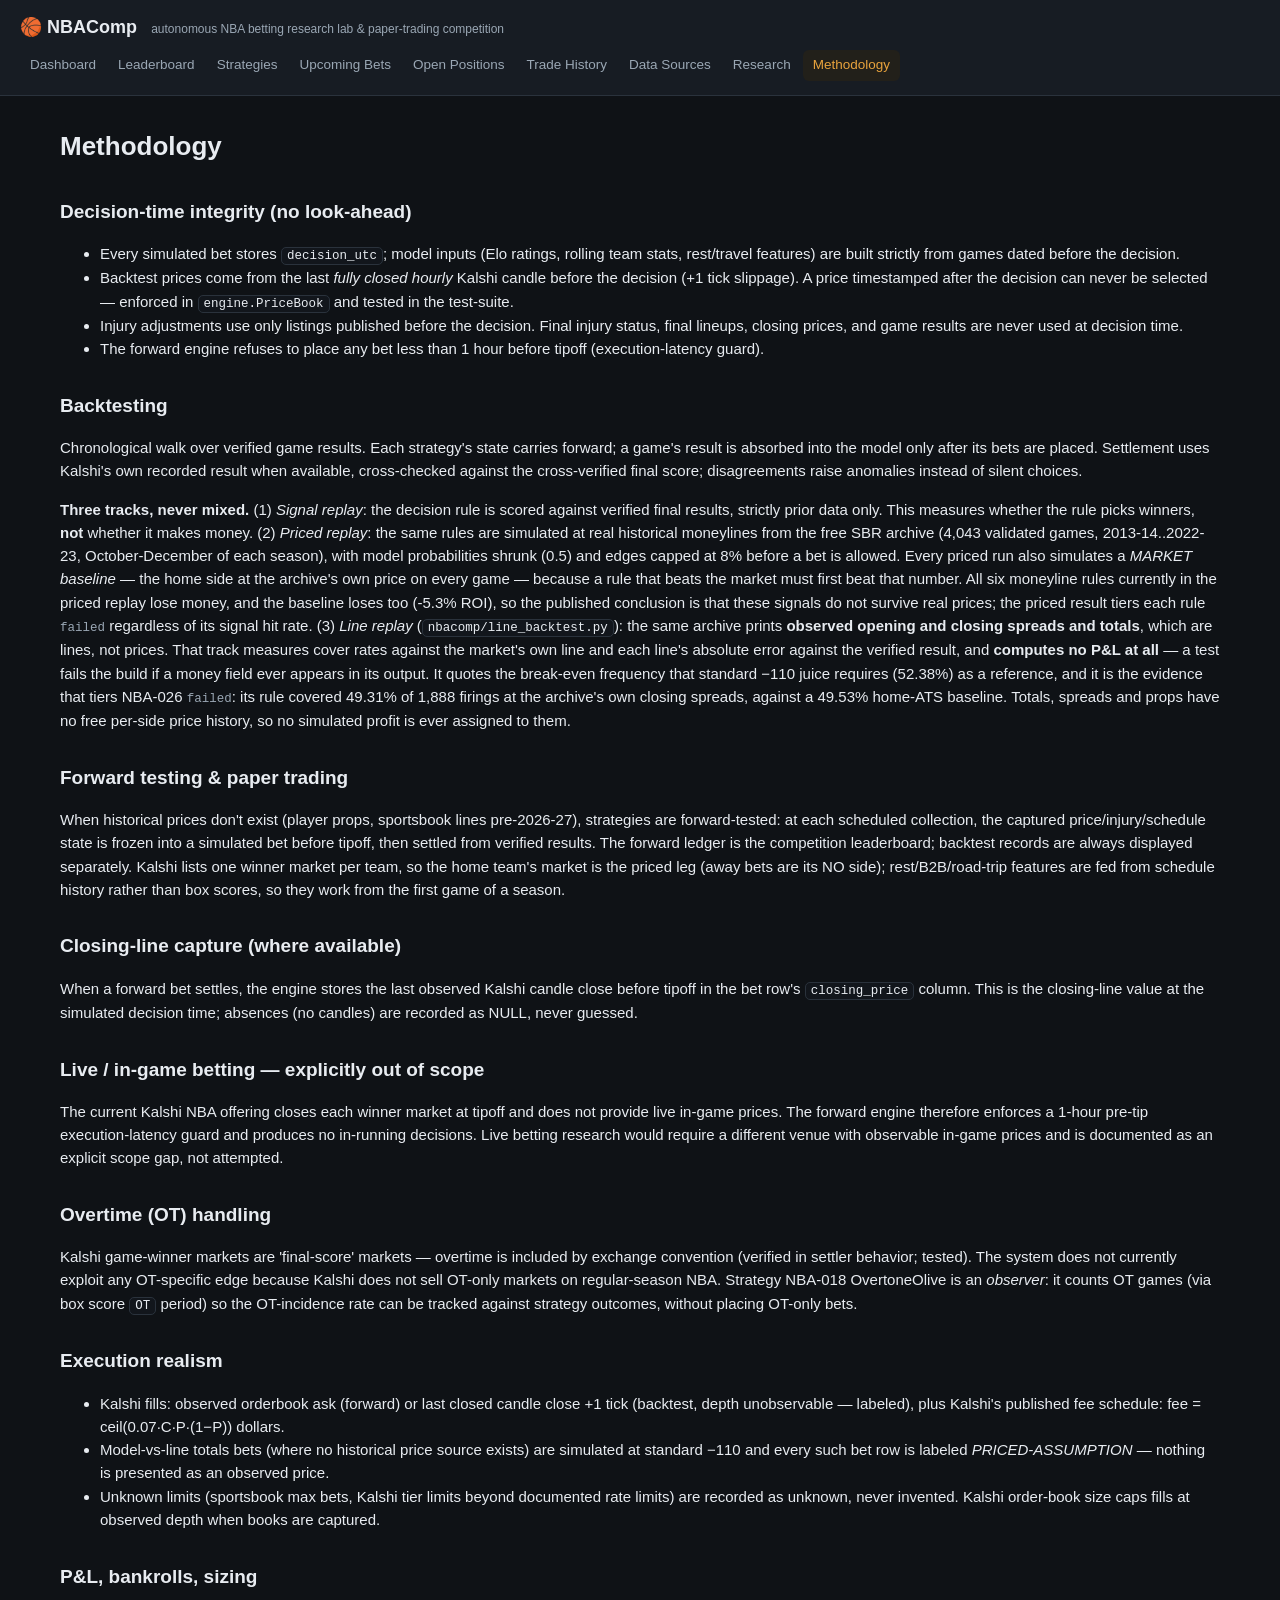
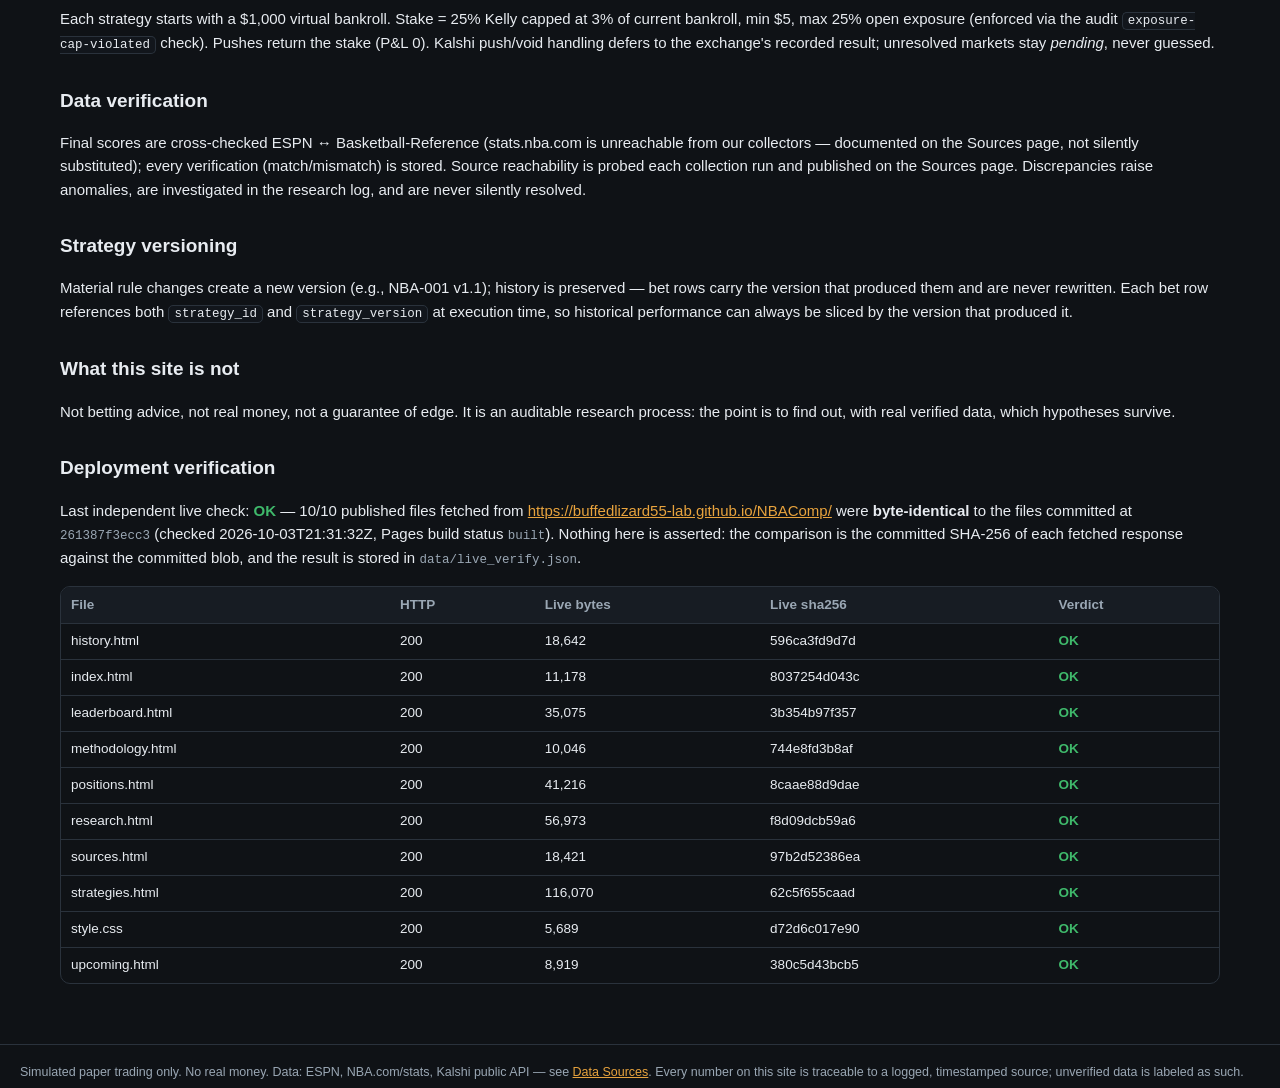
<file: methodology.html>
<!DOCTYPE html>
<html lang="en"><head><meta charset="utf-8">
<meta name="viewport" content="width=device-width, initial-scale=1">
<title>Methodology — NBAComp</title>
<link rel="stylesheet" href="style.css"></head>
<body>
<header><div class="brand"><a href="index.html">🏀 NBAComp</a>
<span class="tag">autonomous NBA betting research lab &amp; paper-trading competition</span></div>
<nav><a href="index.html">Dashboard</a><a href="leaderboard.html">Leaderboard</a><a href="strategies.html">Strategies</a><a href="upcoming.html">Upcoming Bets</a><a href="positions.html">Open Positions</a><a href="history.html">Trade History</a><a href="sources.html">Data Sources</a><a href="research.html">Research</a><a href="methodology.html" class="active">Methodology</a></nav></header>
<main>
<h1>Methodology</h1>
<h2>Decision-time integrity (no look-ahead)</h2>
<ul>
<li>Every simulated bet stores <code>decision_utc</code>; model inputs (Elo ratings, rolling team stats,
rest/travel features) are built strictly from games dated before the decision.</li>
<li>Backtest prices come from the last <em>fully closed hourly</em> Kalshi candle before the decision
(+1 tick slippage). A price timestamped after the decision can never be selected — enforced in
<code>engine.PriceBook</code> and tested in the test-suite.</li>
<li>Injury adjustments use only listings published before the decision. Final injury status, final lineups,
closing prices, and game results are never used at decision time.</li>
<li>The forward engine refuses to place any bet less than 1 hour before tipoff (execution-latency guard).</li>
</ul>
<h2>Backtesting</h2>
<p>Chronological walk over verified game results. Each strategy's state carries forward; a game's result is
absorbed into the model only after its bets are placed. Settlement uses Kalshi's own recorded result when
available, cross-checked against the cross-verified final score; disagreements raise anomalies instead of
silent choices.</p>
<p><b>Three tracks, never mixed.</b> (1) <i>Signal replay</i>: the decision rule is scored against verified
final results, strictly prior data only. This measures whether the rule picks winners, <b>not</b> whether it
makes money. (2) <i>Priced replay</i>: the same rules are simulated at real historical moneylines from the
free SBR archive (4,043 validated games, 2013-14..2022-23, October-December of each season), with model
probabilities shrunk (0.5) and edges capped at 8% before a bet is allowed. Every priced run also simulates a
<i>MARKET baseline</i> — the home side at the archive's own price on every game — because a rule that beats
the market must first beat that number. All six moneyline rules currently in the priced replay lose money,
and the baseline loses too (-5.3% ROI), so the published conclusion is that these signals do not survive
real prices; the priced result tiers each rule <span class="mono">failed</span> regardless of its signal
hit rate. (3) <i>Line replay</i> (<code>nbacomp/line_backtest.py</code>): the same archive prints
<b>observed opening and closing spreads and totals</b>, which are lines, not prices. That track measures
cover rates against the market's own line and each line's absolute error against the verified result, and
<b>computes no P&amp;L at all</b> — a test fails the build if a money field ever appears in its output. It
quotes the break-even frequency that standard −110 juice requires (52.38%) as a reference, and it is the
evidence that tiers NBA-026 <span class="mono">failed</span>: its rule covered 49.31% of 1,888 firings at
the archive's own closing spreads, against a 49.53% home-ATS baseline. Totals, spreads and props have no
free per-side price history, so no simulated profit is ever assigned to them.</p>
<h2>Forward testing &amp; paper trading</h2>
<p>When historical prices don't exist (player props, sportsbook lines pre-2026-27), strategies are
forward-tested: at each scheduled collection, the captured price/injury/schedule state is frozen into a
simulated bet before tipoff, then settled from verified results. The forward ledger is the competition
leaderboard; backtest records are always displayed separately. Kalshi lists one winner market per team, so
the home team's market is the priced leg (away bets are its NO side); rest/B2B/road-trip features are fed
from schedule history rather than box scores, so they work from the first game of a season.</p>
<h2>Closing-line capture (where available)</h2>
<p>When a forward bet settles, the engine stores the last observed Kalshi candle close before tipoff in
the bet row's <code>closing_price</code> column. This is the closing-line value at the simulated decision
time; absences (no candles) are recorded as NULL, never guessed.</p>
<h2>Live / in-game betting — explicitly out of scope</h2>
<p>The current Kalshi NBA offering closes each winner market at tipoff and does not provide live in-game
prices. The forward engine therefore enforces a 1-hour pre-tip execution-latency guard and produces no
in-running decisions. Live betting research would require a different venue with observable in-game prices
and is documented as an explicit scope gap, not attempted.</p>
<h2>Overtime (OT) handling</h2>
<p>Kalshi game-winner markets are 'final-score' markets — overtime is included by exchange convention
(verified in settler behavior; tested). The system does not currently exploit any OT-specific edge
because Kalshi does not sell OT-only markets on regular-season NBA. Strategy NBA-018 OvertoneOlive is an
<em>observer</em>: it counts OT games (via box score <code>OT</code> period) so the OT-incidence rate can
be tracked against strategy outcomes, without placing OT-only bets.</p>
<h2>Execution realism</h2>
<ul>
<li>Kalshi fills: observed orderbook ask (forward) or last closed candle close +1 tick (backtest, depth
unobservable — labeled), plus Kalshi's published fee schedule: fee = ceil(0.07·C·P·(1−P)) dollars.</li>
<li>Model-vs-line totals bets (where no historical price source exists) are simulated at standard −110 and
every such bet row is labeled <i>PRICED-ASSUMPTION</i> — nothing is presented as an observed price.</li>
<li>Unknown limits (sportsbook max bets, Kalshi tier limits beyond documented rate limits) are recorded as
unknown, never invented. Kalshi order-book size caps fills at observed depth when books are captured.</li>
</ul>
<h2>P&amp;L, bankrolls, sizing</h2>
<p>Each strategy starts with a $1,000 virtual bankroll. Stake = 25% Kelly capped at 3% of current bankroll,
min $5, max 25% open exposure (enforced via the audit <code>exposure-cap-violated</code> check). Pushes return
the stake (P&amp;L 0). Kalshi push/void handling defers to the exchange's recorded result; unresolved markets
stay <i>pending</i>, never guessed.</p>
<h2>Data verification</h2>
<p>Final scores are cross-checked ESPN ↔ Basketball-Reference (stats.nba.com is unreachable from our
collectors — documented on the Sources page, not silently substituted); every verification (match/mismatch)
is stored. Source reachability is probed each collection run and published on the Sources page.
Discrepancies raise anomalies, are investigated in the research log, and are never silently resolved.</p>
<h2>Strategy versioning</h2>
<p>Material rule changes create a new version (e.g., NBA-001 v1.1); history is preserved — bet rows carry the
version that produced them and are never rewritten. Each bet row references both <code>strategy_id</code>
and <code>strategy_version</code> at execution time, so historical performance can always be sliced by
the version that produced it.</p>
<h2>What this site is not</h2>
<p>Not betting advice, not real money, not a guarantee of edge. It is an auditable research process: the
point is to find out, with real verified data, which hypotheses survive.</p>

<h2>Deployment verification</h2>
<p>Last independent live check: <b class="ok">OK</b> —
10/10 published files fetched from
<a href="https://buffedlizard55-lab.github.io/NBAComp/" rel="noopener">https://buffedlizard55-lab.github.io/NBAComp/</a>
were <b>byte-identical</b> to the files committed at
<span class="mono">261387f3ecc3</span>
(checked 2026-10-03T21:31:32Z, Pages build status
<span class="mono">built</span>). Nothing here is asserted: the
comparison is the committed SHA-256 of each fetched response against the committed blob, and the
result is stored in <span class="mono">data/live_verify.json</span>.</p>

<div class='twrap'><table class=''><thead><tr><th>File</th><th>HTTP</th><th>Live bytes</th><th>Live sha256</th><th>Verdict</th></tr></thead><tbody><tr><td>history.html</td><td>200</td><td>18,642</td><td>596ca3fd9d7d</td><td><span class='ok'>OK</span></td></tr><tr><td>index.html</td><td>200</td><td>11,178</td><td>8037254d043c</td><td><span class='ok'>OK</span></td></tr><tr><td>leaderboard.html</td><td>200</td><td>35,075</td><td>3b354b97f357</td><td><span class='ok'>OK</span></td></tr><tr><td>methodology.html</td><td>200</td><td>10,046</td><td>744e8fd3b8af</td><td><span class='ok'>OK</span></td></tr><tr><td>positions.html</td><td>200</td><td>41,216</td><td>8caae88d9dae</td><td><span class='ok'>OK</span></td></tr><tr><td>research.html</td><td>200</td><td>56,973</td><td>f8d09dcb59a6</td><td><span class='ok'>OK</span></td></tr><tr><td>sources.html</td><td>200</td><td>18,421</td><td>97b2d52386ea</td><td><span class='ok'>OK</span></td></tr><tr><td>strategies.html</td><td>200</td><td>116,070</td><td>62c5f655caad</td><td><span class='ok'>OK</span></td></tr><tr><td>style.css</td><td>200</td><td>5,689</td><td>d72d6c017e90</td><td><span class='ok'>OK</span></td></tr><tr><td>upcoming.html</td><td>200</td><td>8,919</td><td>380c5d43bcb5</td><td><span class='ok'>OK</span></td></tr></tbody></table></div>
</main>
<footer>Simulated paper trading only. No real money. Data: ESPN, NBA.com/stats, Kalshi public API —
see <a href="sources.html">Data Sources</a>. Every number on this site is traceable to a logged,
timestamped source; unverified data is labeled as such.</footer>
</body></html>
</file>
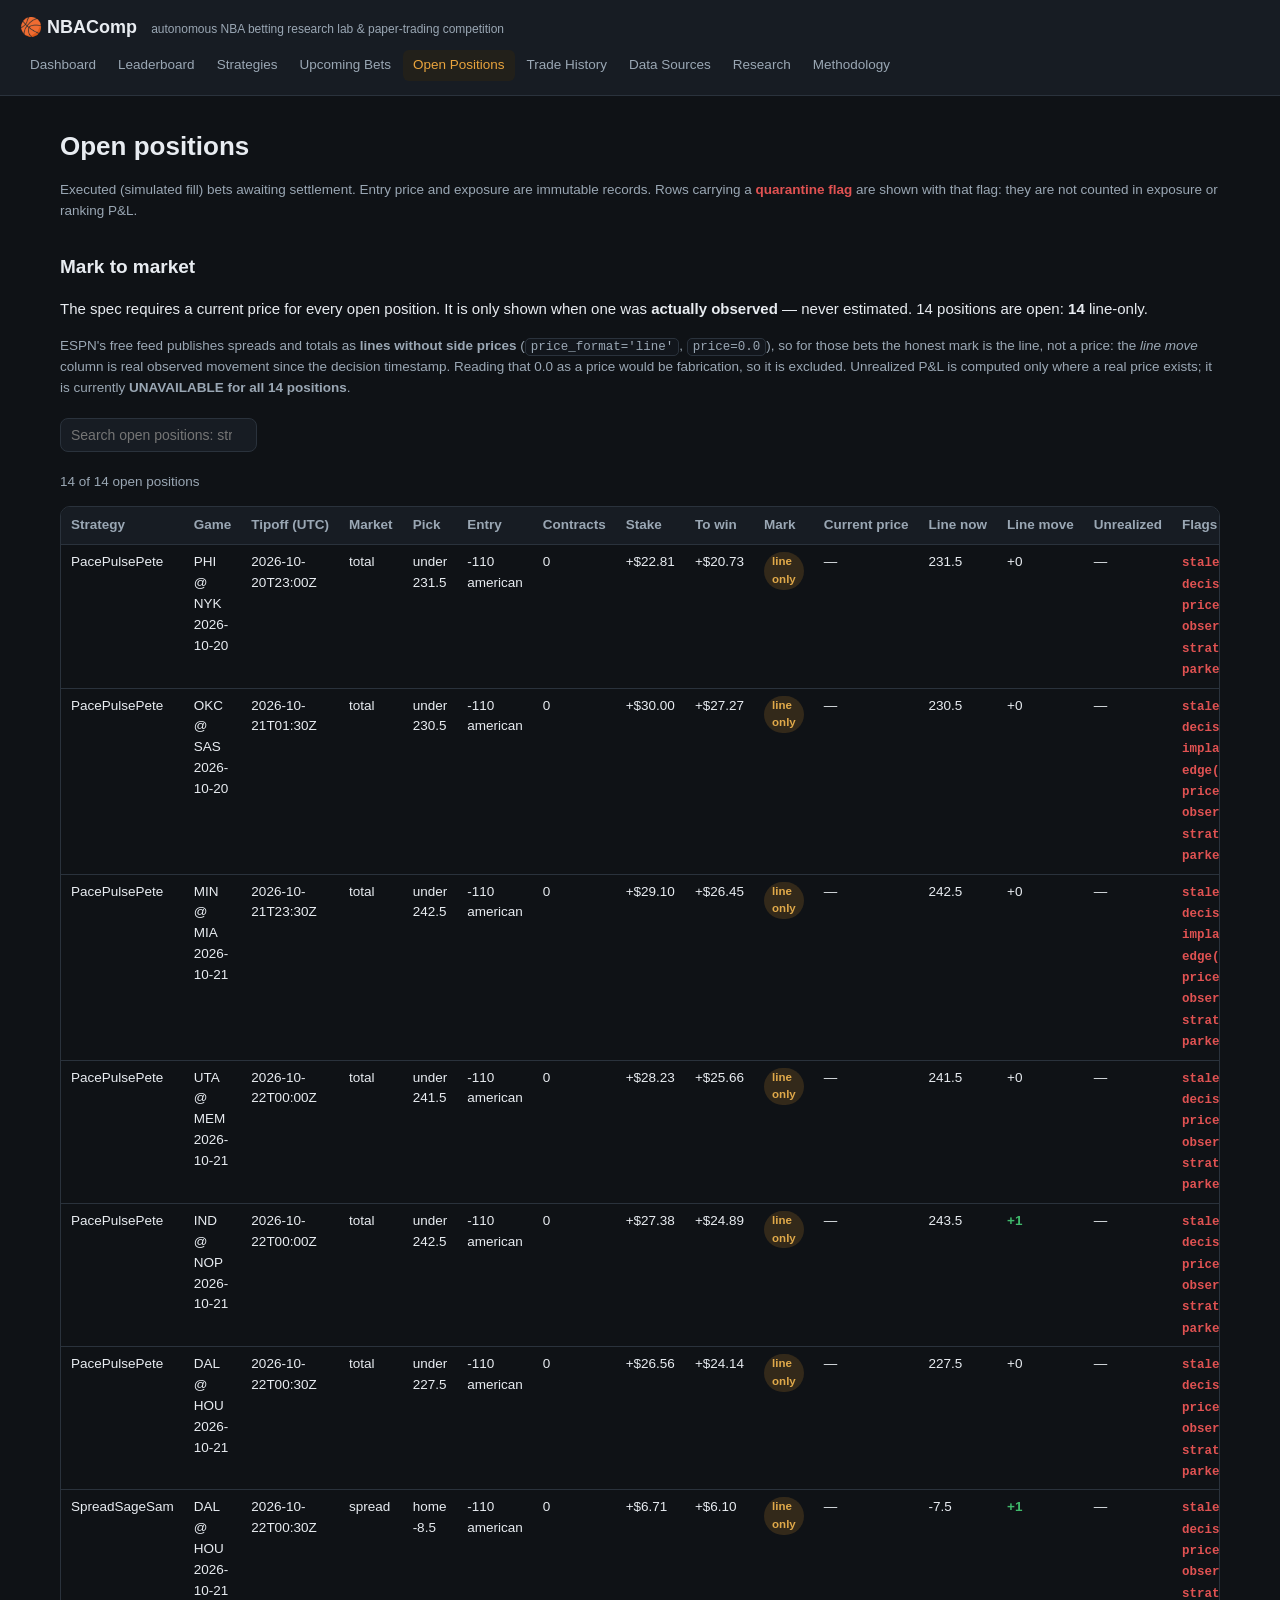
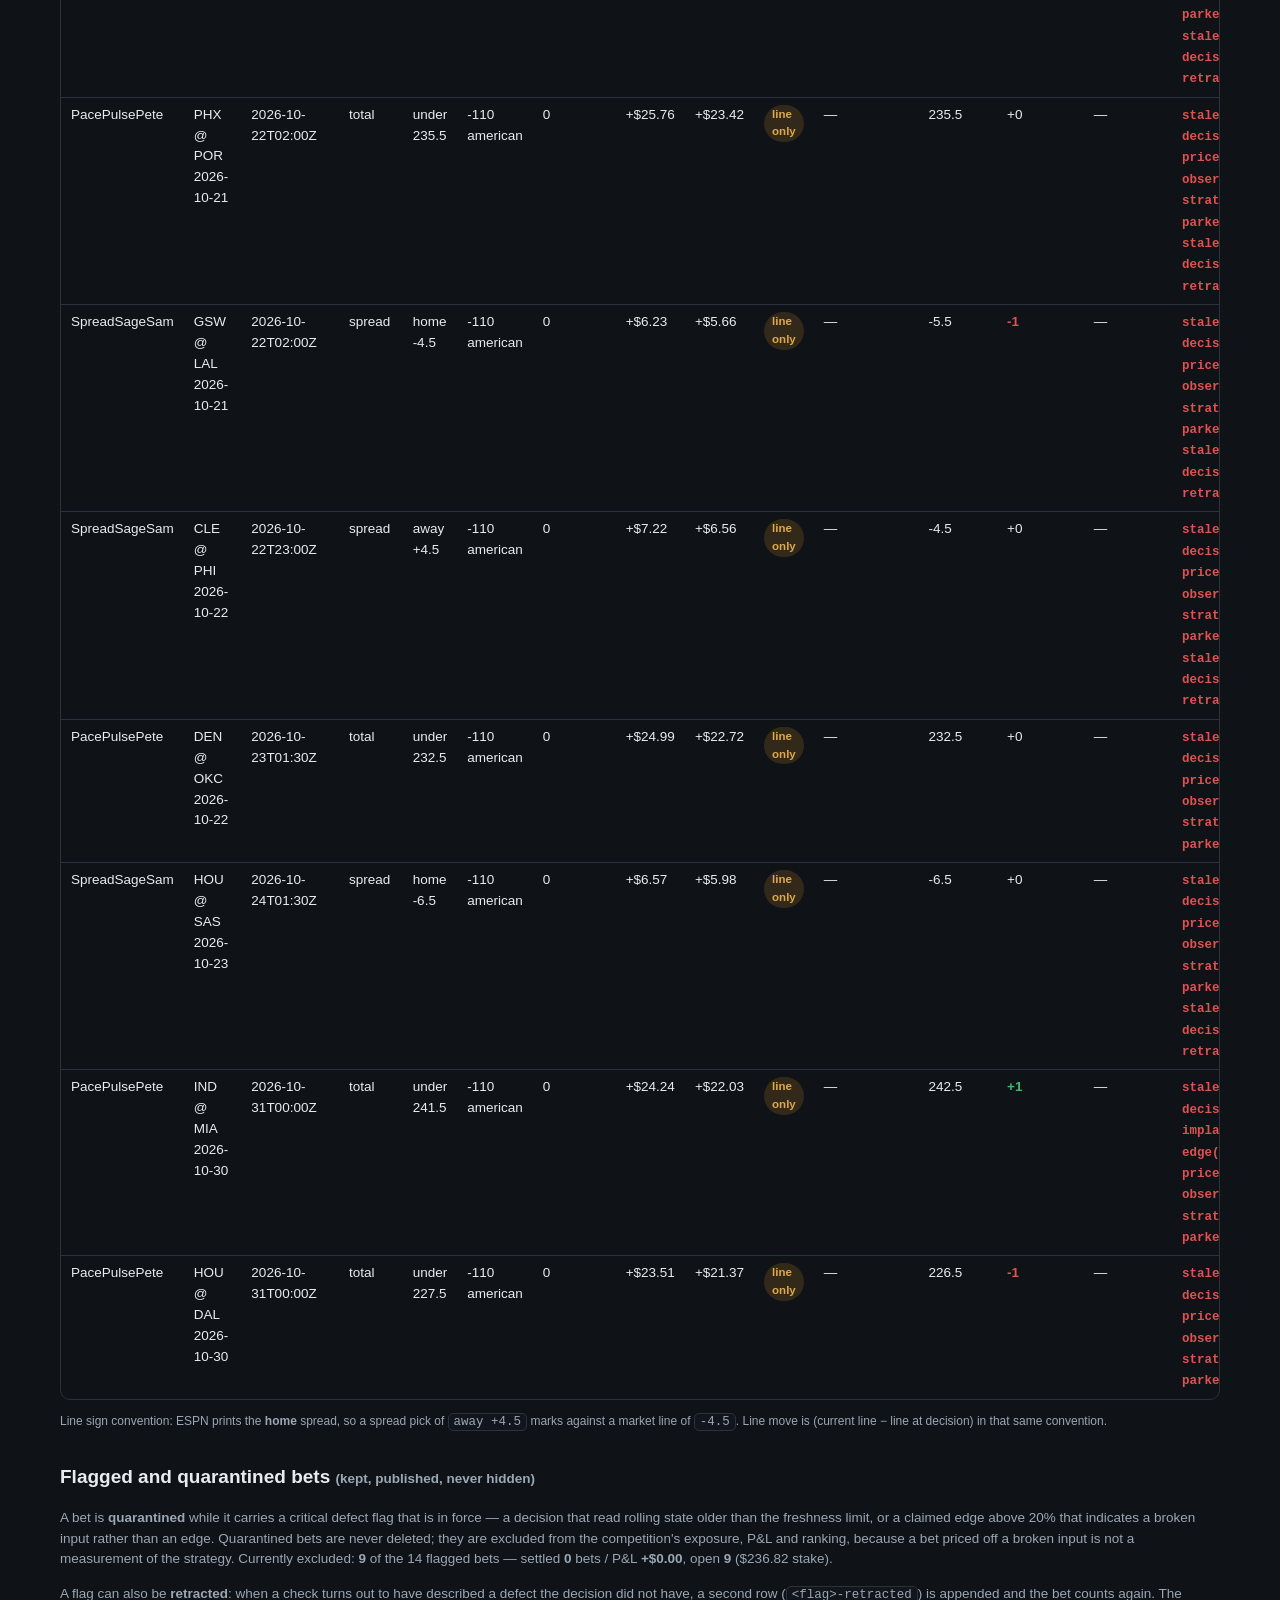
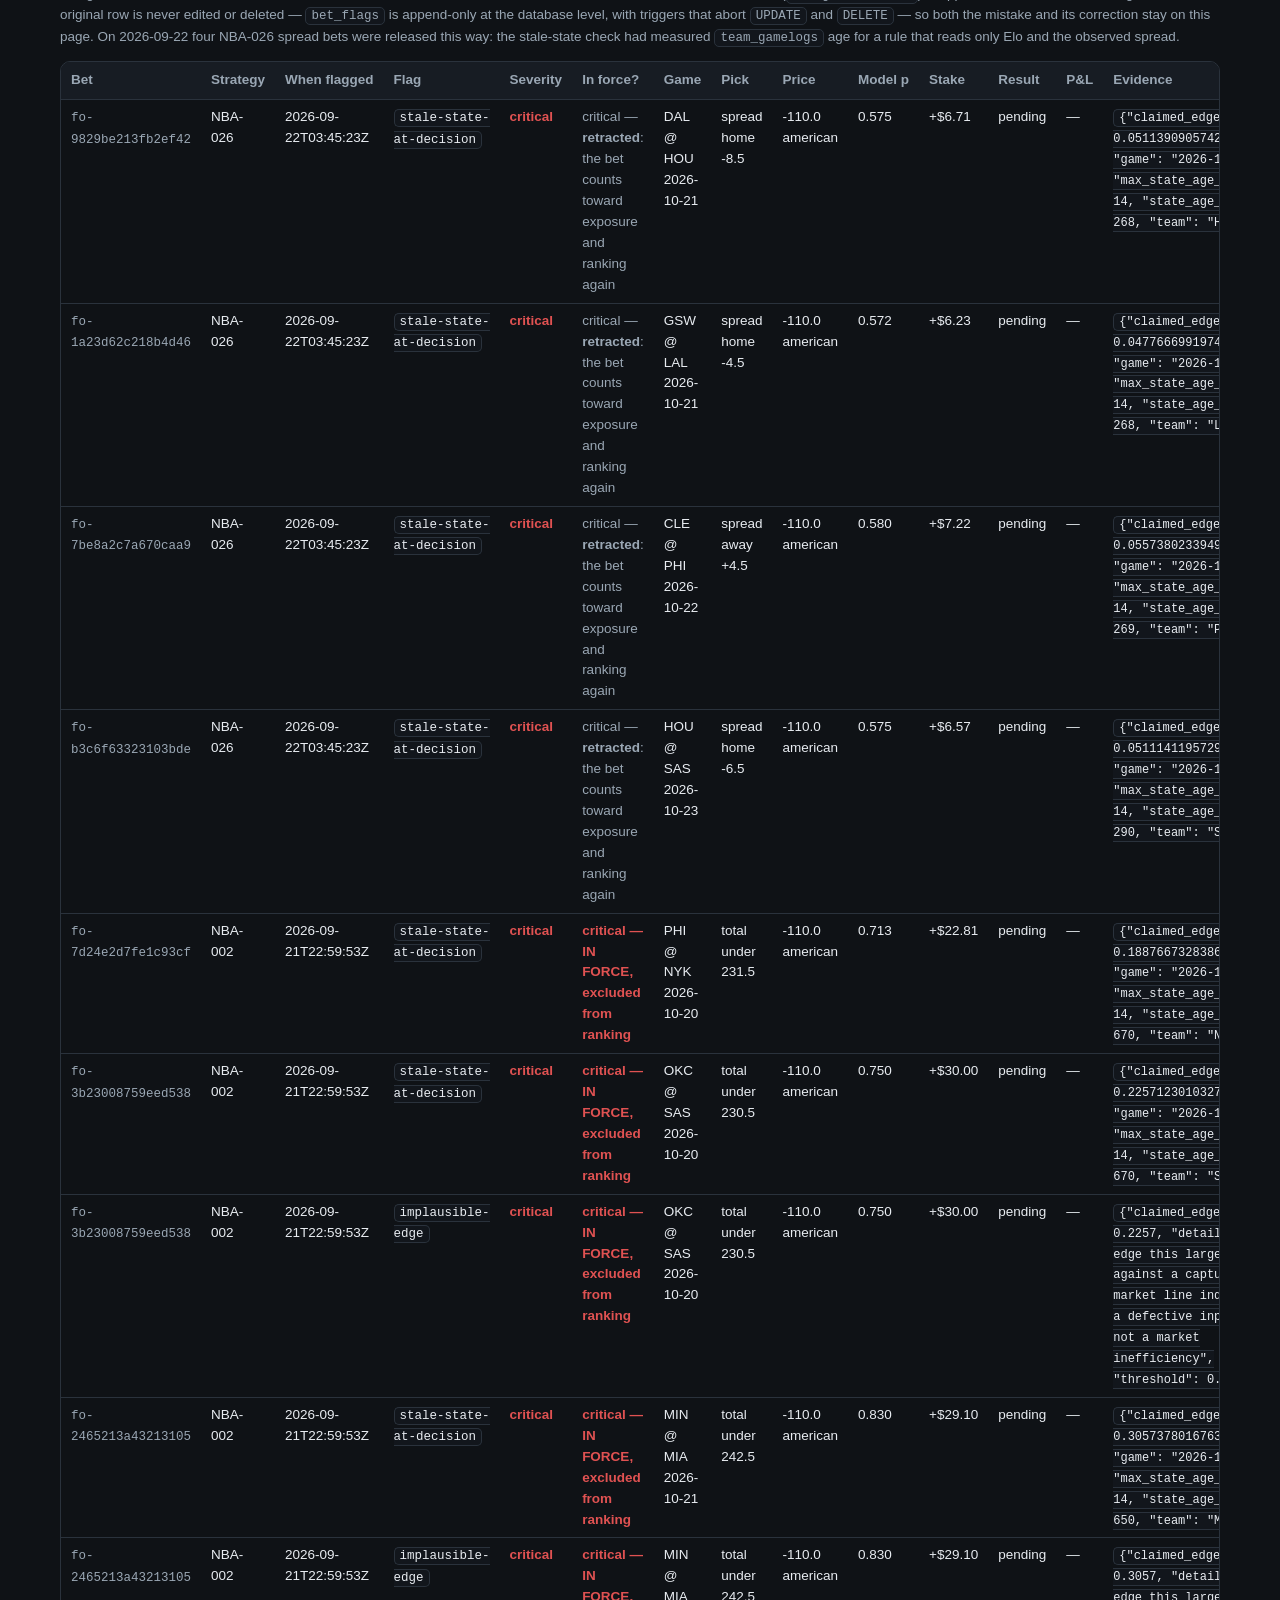
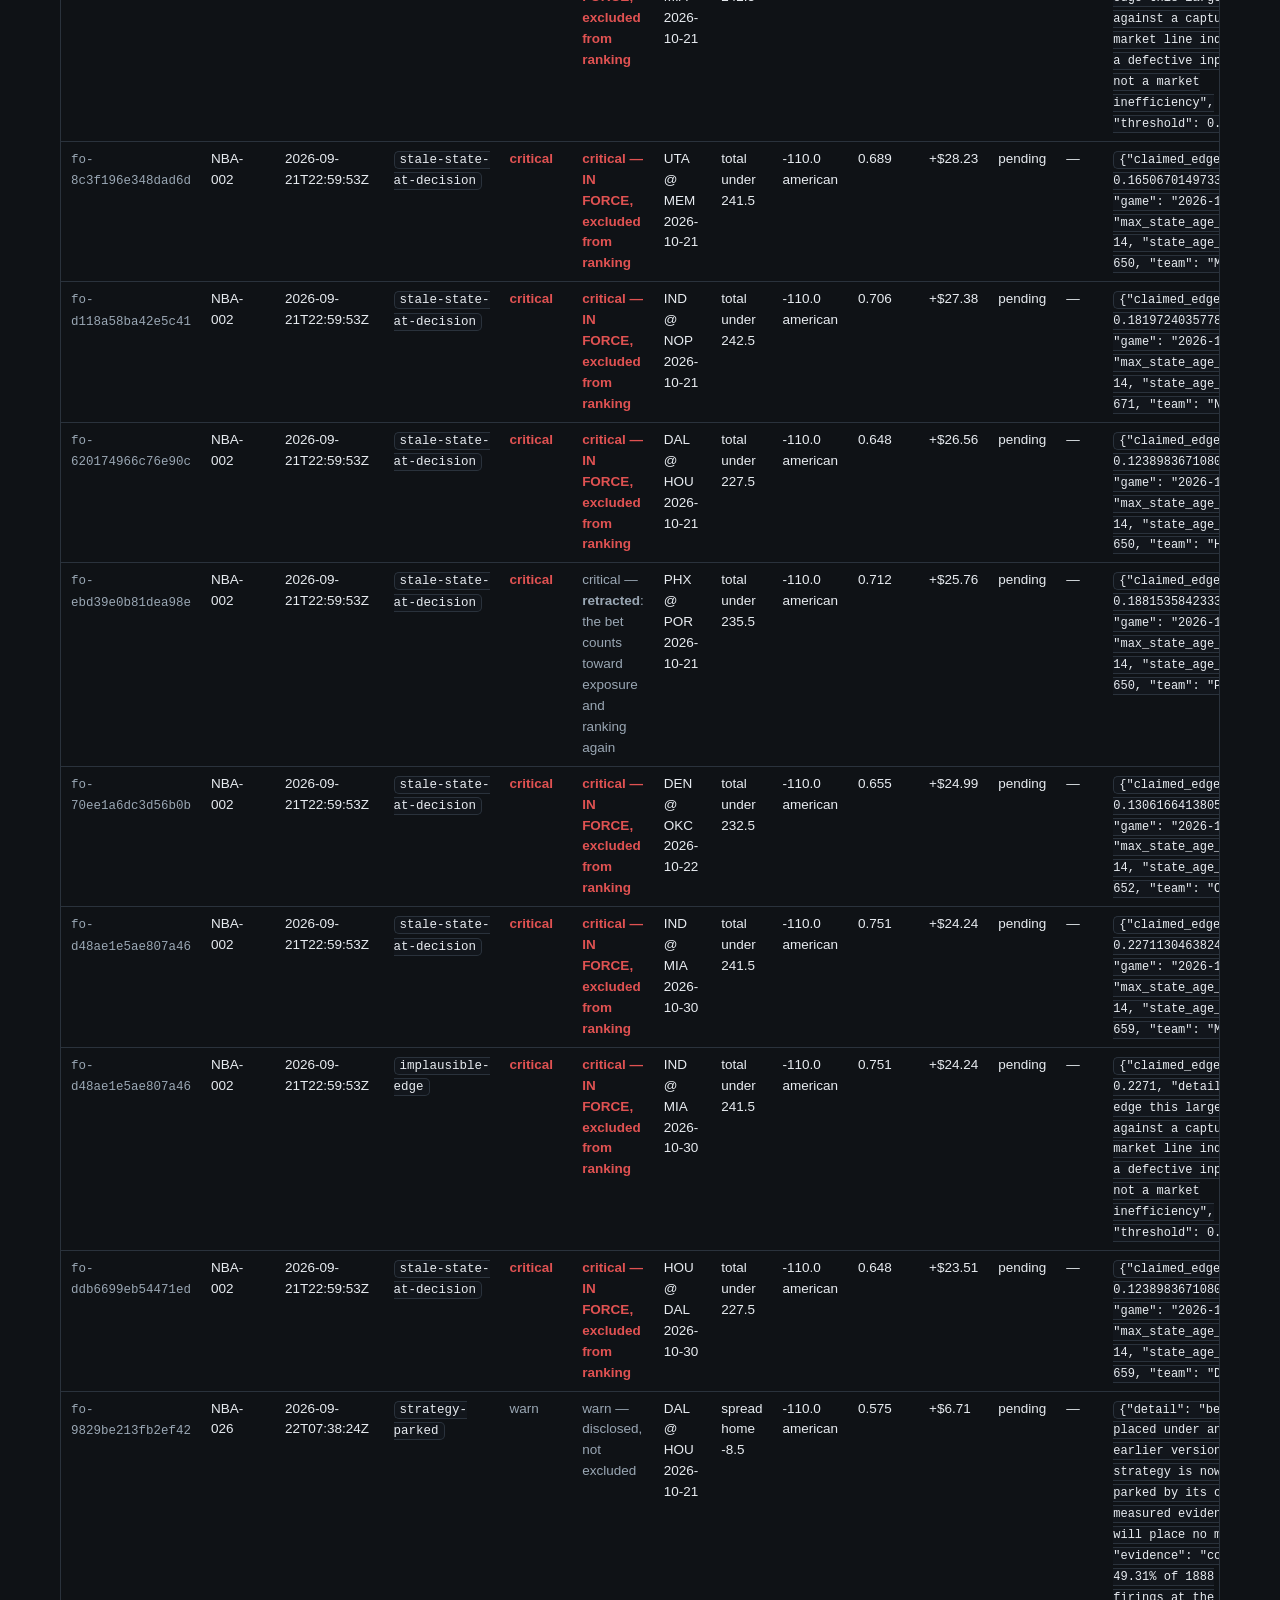
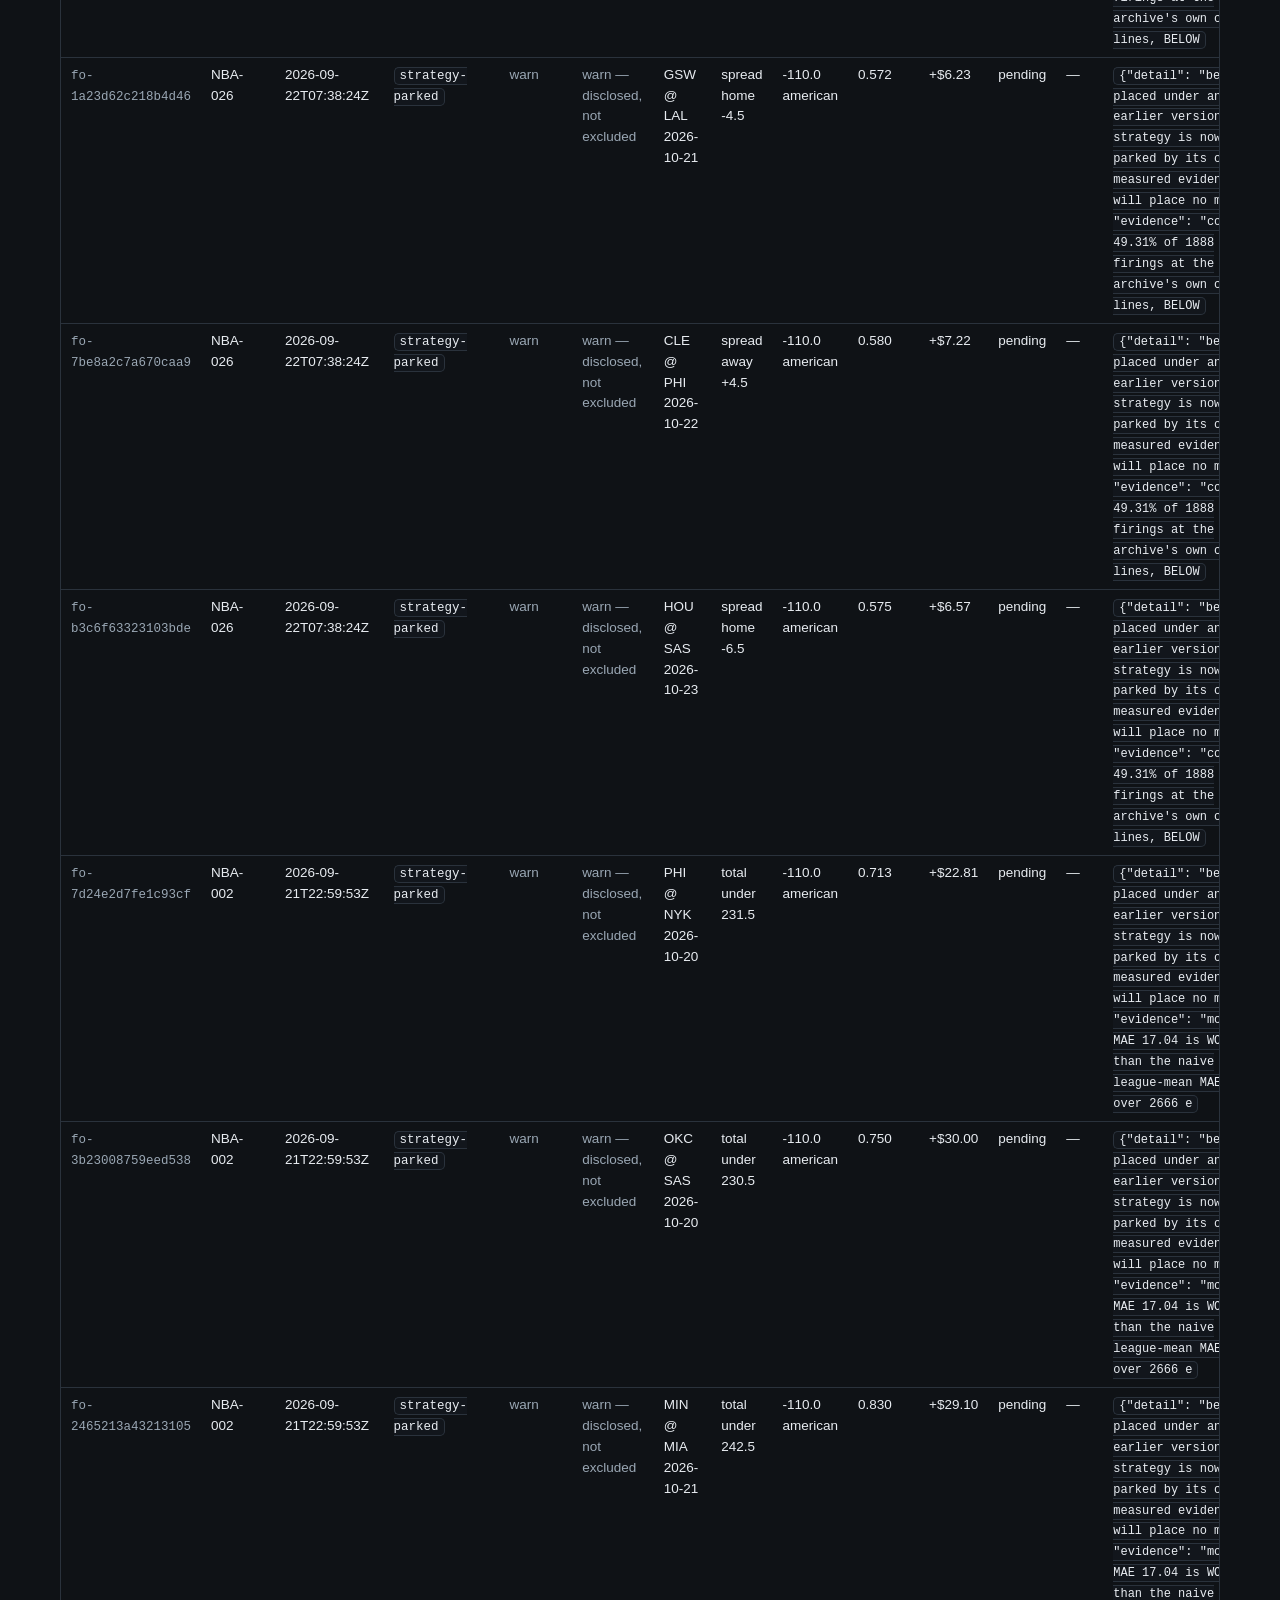
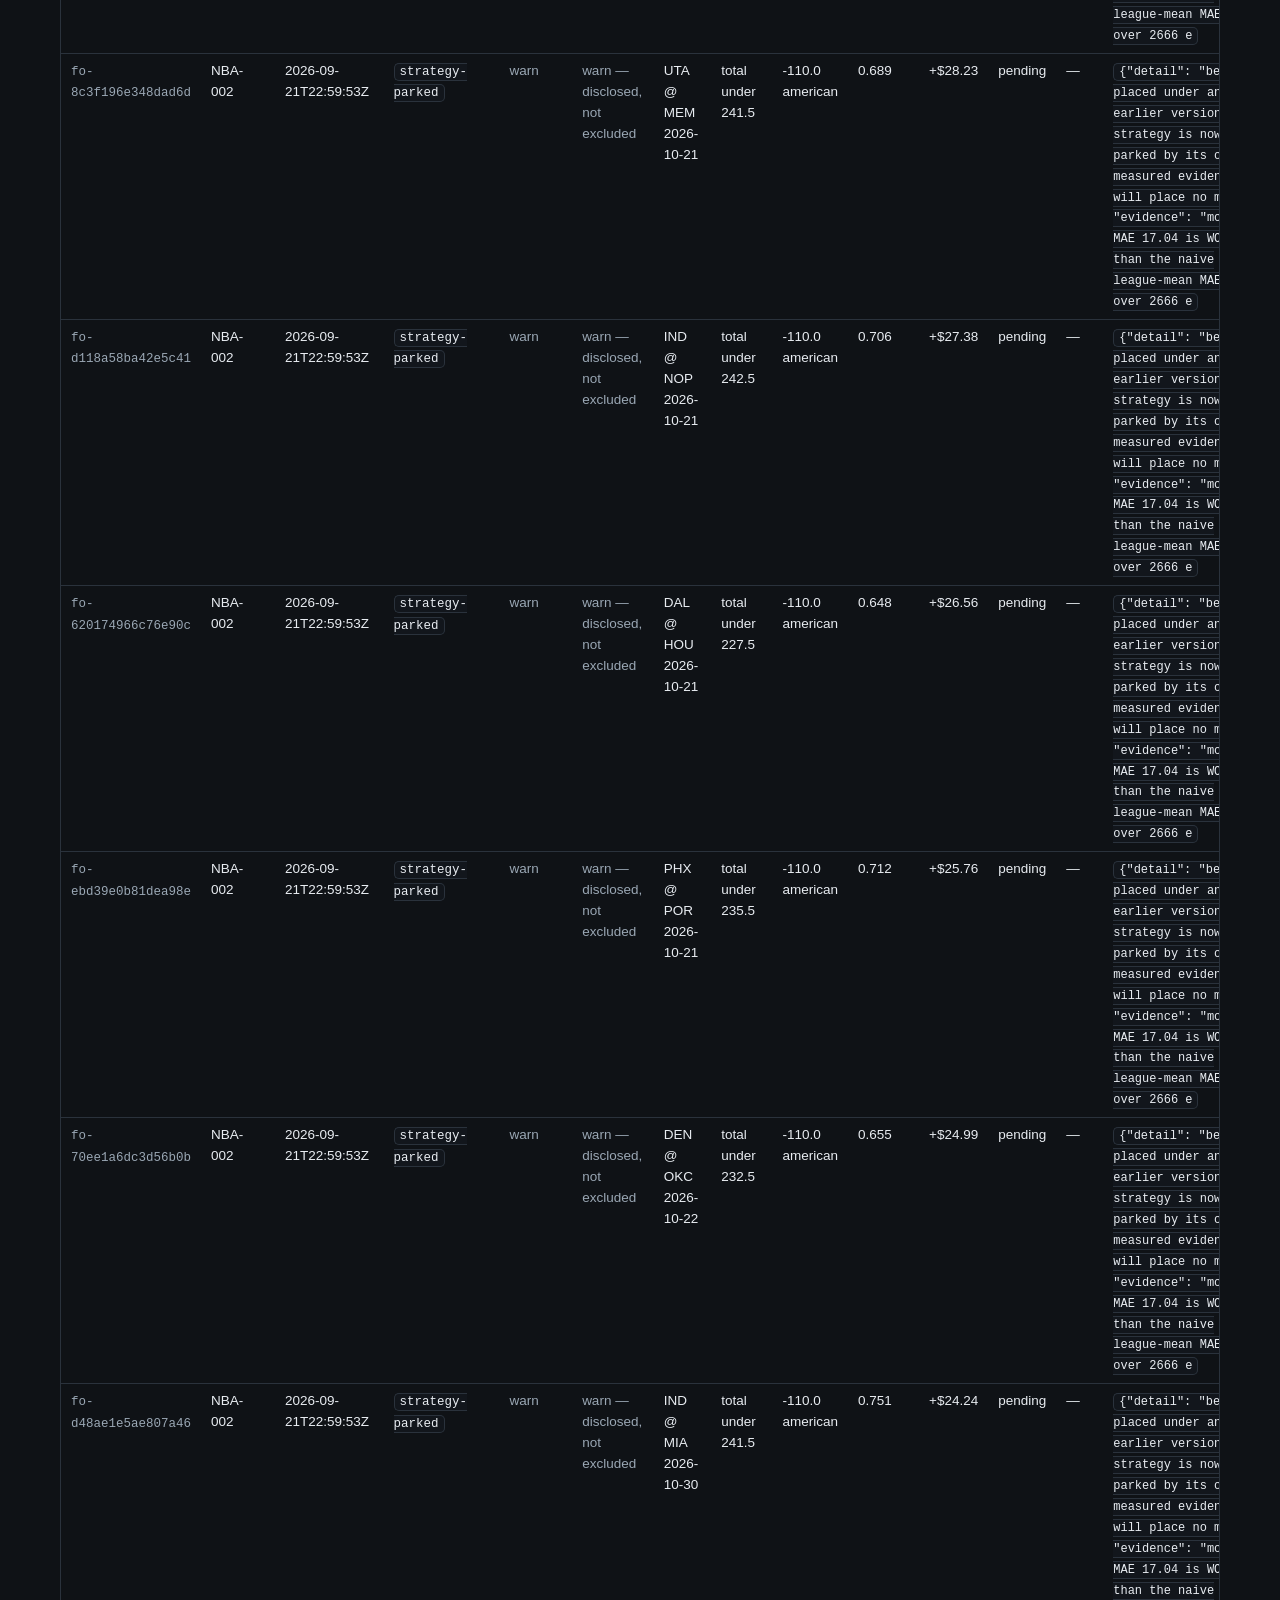
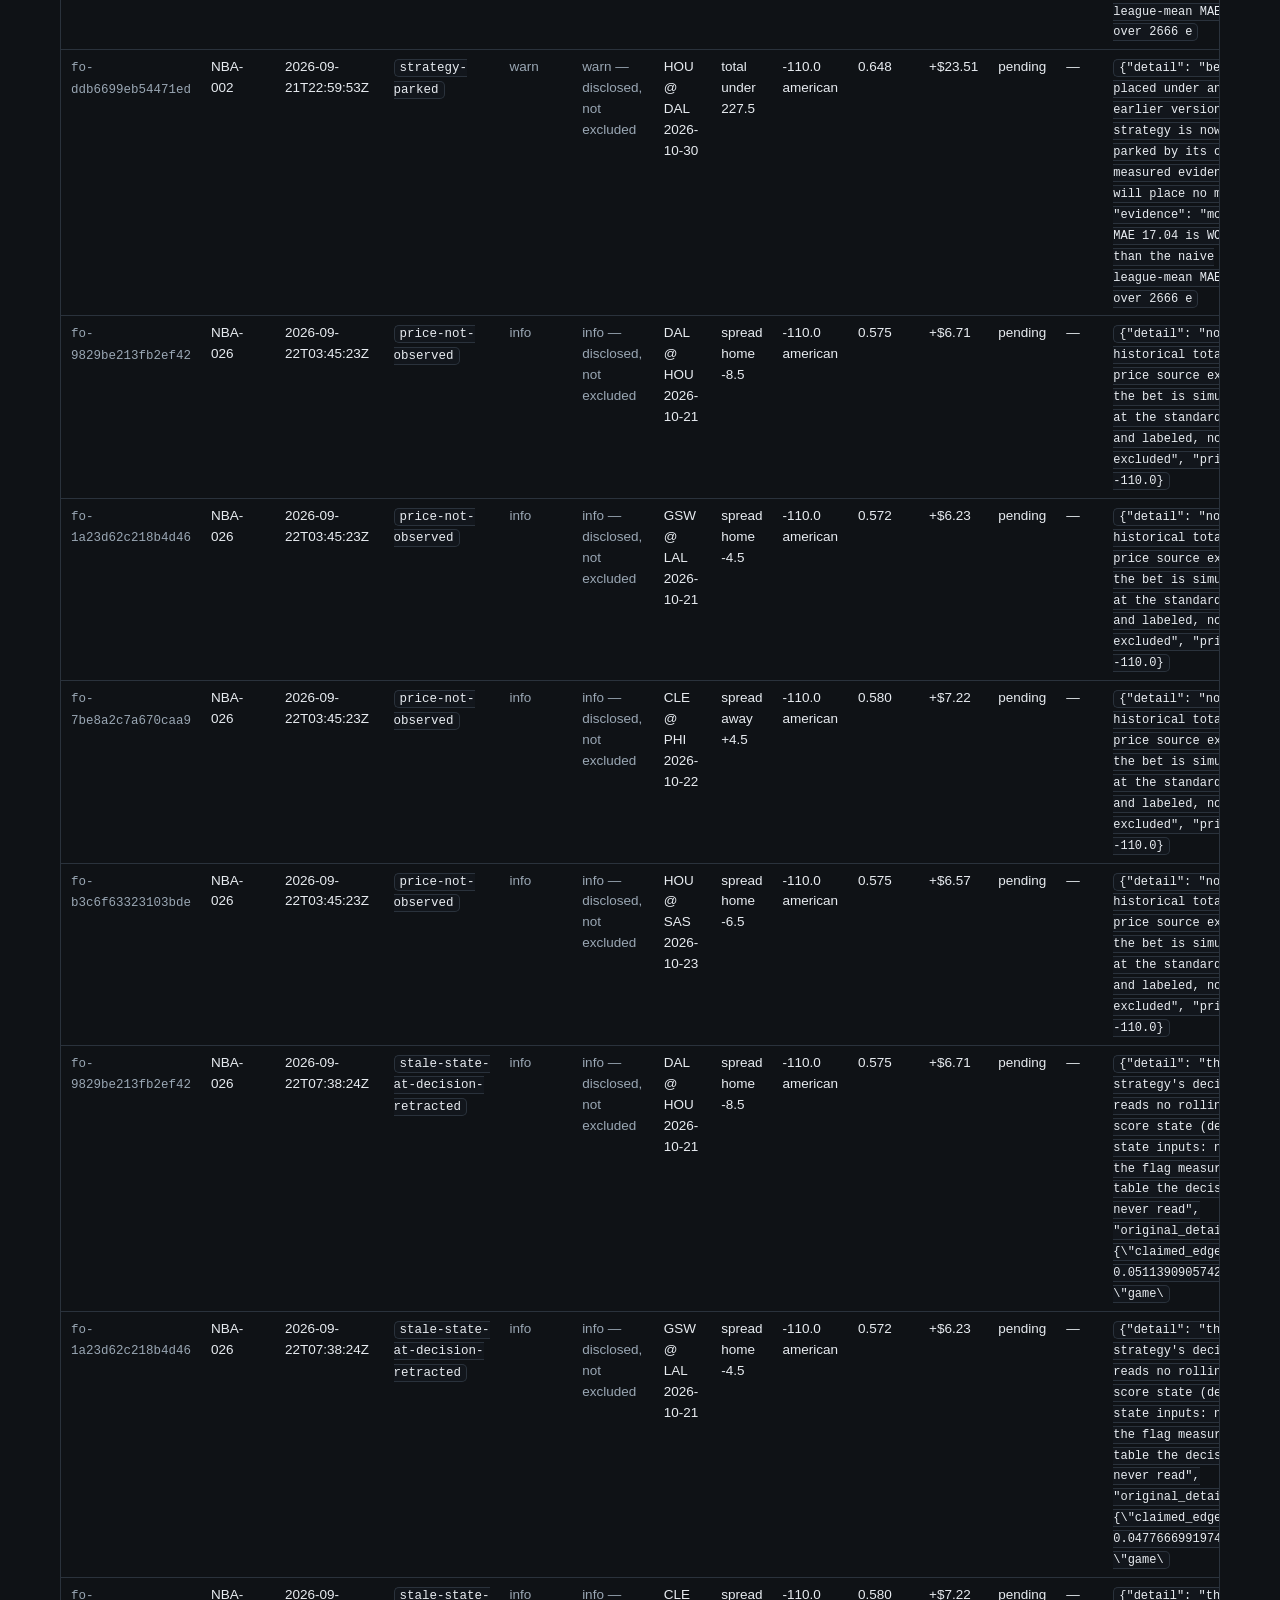
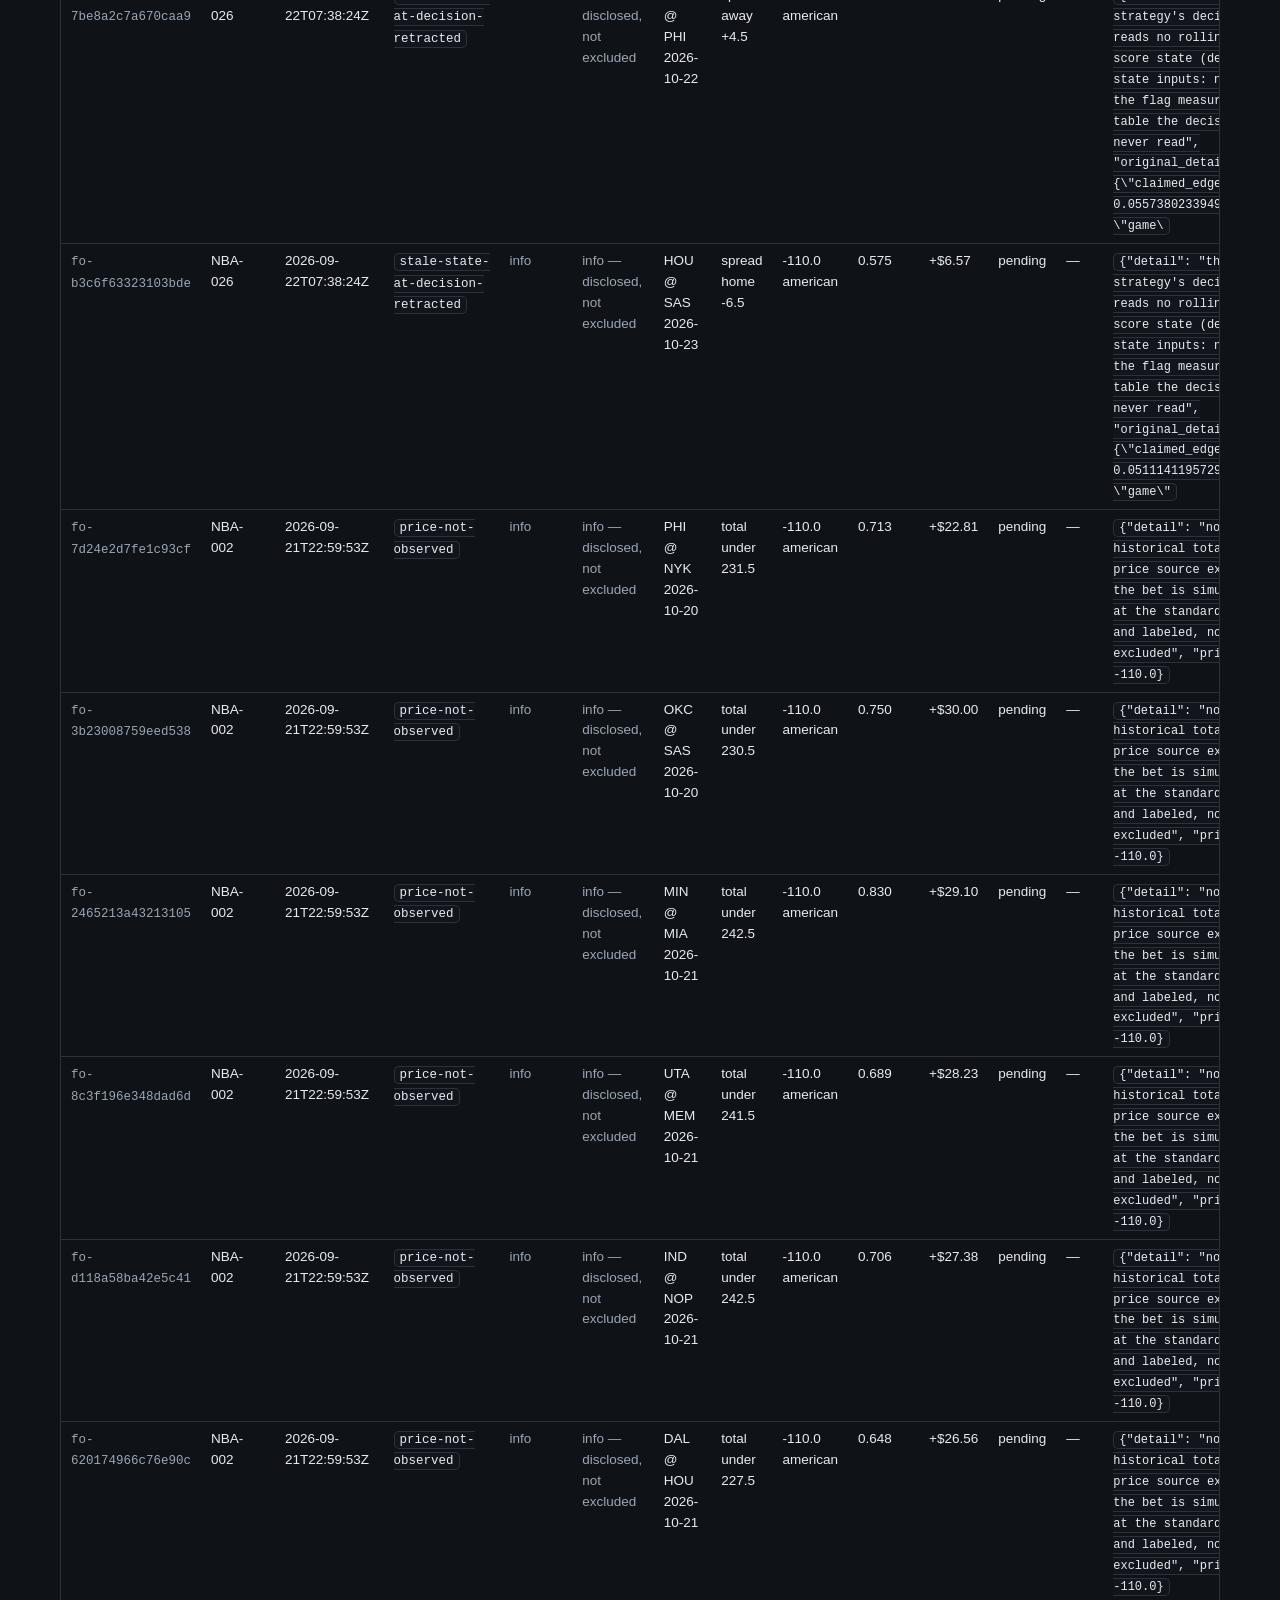
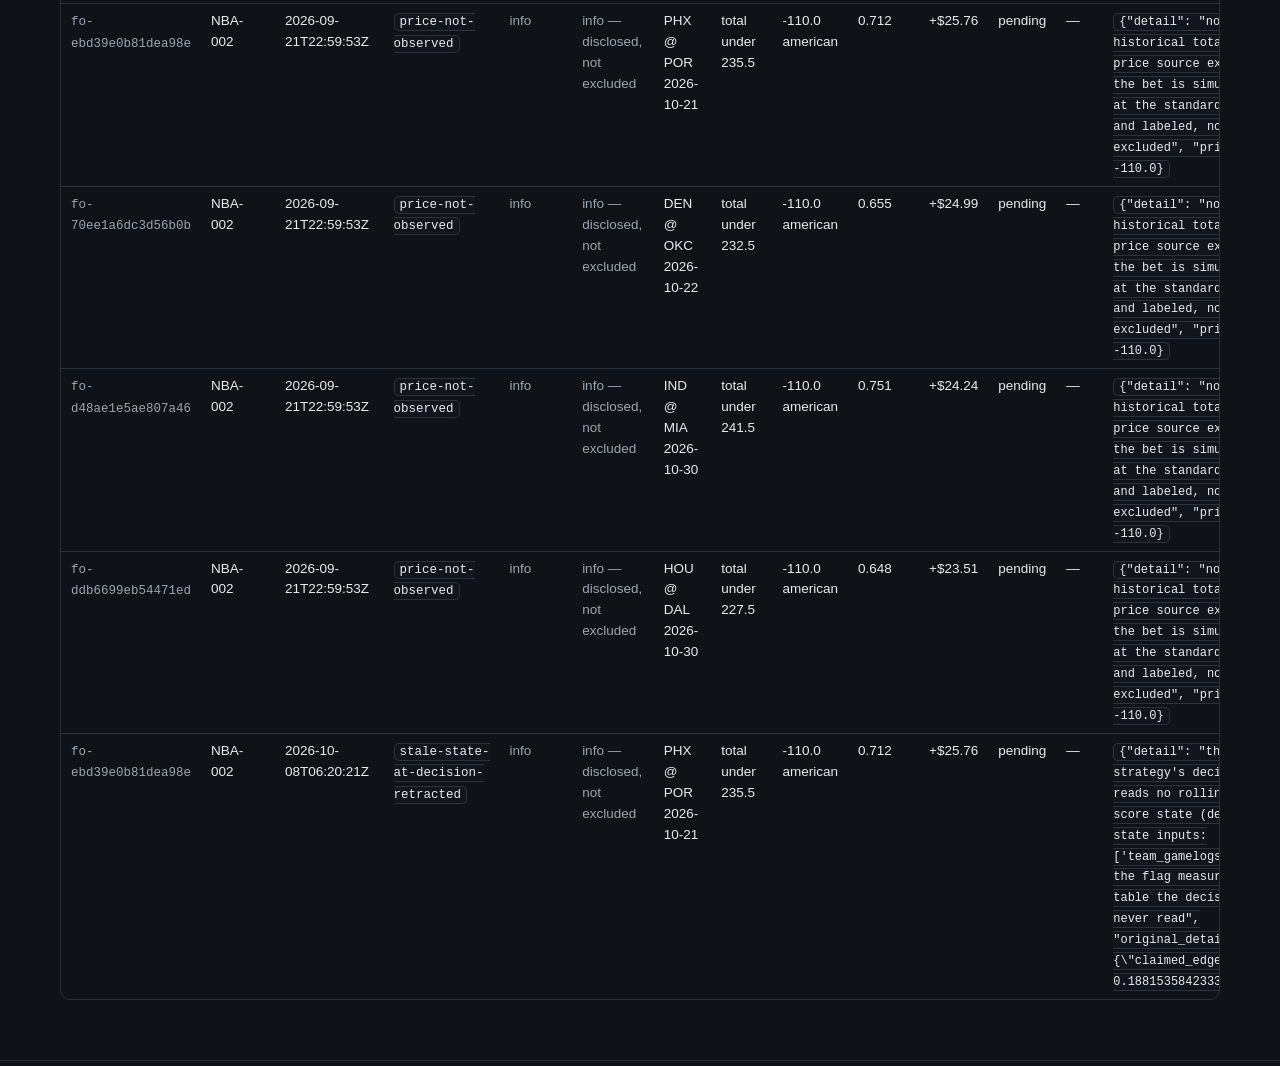
<file: positions.html>
<!DOCTYPE html>
<html lang="en"><head><meta charset="utf-8">
<meta name="viewport" content="width=device-width, initial-scale=1">
<title>Open Positions — NBAComp</title>
<link rel="stylesheet" href="style.css"></head>
<body>
<header><div class="brand"><a href="index.html">🏀 NBAComp</a>
<span class="tag">autonomous NBA betting research lab &amp; paper-trading competition</span></div>
<nav><a href="index.html">Dashboard</a><a href="leaderboard.html">Leaderboard</a><a href="strategies.html">Strategies</a><a href="upcoming.html">Upcoming Bets</a><a href="positions.html" class="active">Open Positions</a><a href="history.html">Trade History</a><a href="sources.html">Data Sources</a><a href="research.html">Research</a><a href="methodology.html">Methodology</a></nav></header>
<main>
<h1>Open positions</h1>
<p class="muted">Executed (simulated fill) bets awaiting settlement. Entry price and exposure are immutable
records. Rows carrying a <span class="bad">quarantine flag</span> are shown with that flag: they are not
counted in exposure or ranking P&amp;L.</p>

<h2>Mark to market</h2>
<p>The spec requires a current price for every open position. It is only shown when one was
<b>actually observed</b> — never estimated. 14 positions are open: <b>14</b> line-only.</p>
<p class="muted">ESPN's free feed publishes spreads and totals as <b>lines without side prices</b>
(<code>price_format='line'</code>, <code>price=0.0</code>), so for those bets the honest mark is the
line, not a price: the <i>line move</i> column is real observed movement since the decision
timestamp. Reading that 0.0 as a price would be fabrication, so it is excluded. Unrealized P&amp;L
is computed only where a real price exists; it is currently <b>UNAVAILABLE for all 14 positions</b>.</p>
<input id="pq" type="search" placeholder="Search open positions: strategy, game, market, pick, flags…"><p id="pcount" class="muted"></p>
<div class='twrap'><table id='postable' class=''><thead><tr><th>Strategy</th><th>Game</th><th>Tipoff (UTC)</th><th>Market</th><th>Pick</th><th>Entry</th><th>Contracts</th><th>Stake</th><th>To win</th><th>Mark</th><th>Current price</th><th>Line now</th><th>Line move</th><th>Unrealized</th><th>Flags</th></tr></thead><tbody><tr><td>PacePulsePete</td><td>PHI @ NYK 2026-10-20</td><td>2026-10-20T23:00Z</td><td>total</td><td>under 231.5</td><td>-110 american</td><td>0</td><td>+$22.81</td><td>+$20.73</td><td><span class='warnbadge'>line only</span></td><td>—</td><td>231.5</td><td><span class=''>+0</span></td><td>—</td><td><span class='bad mono small'>stale-state-at-decision(critical), price-not-observed(info), strategy-parked(warn)</span></td></tr><tr><td>PacePulsePete</td><td>OKC @ SAS 2026-10-20</td><td>2026-10-21T01:30Z</td><td>total</td><td>under 230.5</td><td>-110 american</td><td>0</td><td>+$30.00</td><td>+$27.27</td><td><span class='warnbadge'>line only</span></td><td>—</td><td>230.5</td><td><span class=''>+0</span></td><td>—</td><td><span class='bad mono small'>stale-state-at-decision(critical), implausible-edge(critical), price-not-observed(info), strategy-parked(warn)</span></td></tr><tr><td>PacePulsePete</td><td>MIN @ MIA 2026-10-21</td><td>2026-10-21T23:30Z</td><td>total</td><td>under 242.5</td><td>-110 american</td><td>0</td><td>+$29.10</td><td>+$26.45</td><td><span class='warnbadge'>line only</span></td><td>—</td><td>242.5</td><td><span class=''>+0</span></td><td>—</td><td><span class='bad mono small'>stale-state-at-decision(critical), implausible-edge(critical), price-not-observed(info), strategy-parked(warn)</span></td></tr><tr><td>PacePulsePete</td><td>UTA @ MEM 2026-10-21</td><td>2026-10-22T00:00Z</td><td>total</td><td>under 241.5</td><td>-110 american</td><td>0</td><td>+$28.23</td><td>+$25.66</td><td><span class='warnbadge'>line only</span></td><td>—</td><td>241.5</td><td><span class=''>+0</span></td><td>—</td><td><span class='bad mono small'>stale-state-at-decision(critical), price-not-observed(info), strategy-parked(warn)</span></td></tr><tr><td>PacePulsePete</td><td>IND @ NOP 2026-10-21</td><td>2026-10-22T00:00Z</td><td>total</td><td>under 242.5</td><td>-110 american</td><td>0</td><td>+$27.38</td><td>+$24.89</td><td><span class='warnbadge'>line only</span></td><td>—</td><td>243.5</td><td><span class='pos'>+1</span></td><td>—</td><td><span class='bad mono small'>stale-state-at-decision(critical), price-not-observed(info), strategy-parked(warn)</span></td></tr><tr><td>PacePulsePete</td><td>DAL @ HOU 2026-10-21</td><td>2026-10-22T00:30Z</td><td>total</td><td>under 227.5</td><td>-110 american</td><td>0</td><td>+$26.56</td><td>+$24.14</td><td><span class='warnbadge'>line only</span></td><td>—</td><td>227.5</td><td><span class=''>+0</span></td><td>—</td><td><span class='bad mono small'>stale-state-at-decision(critical), price-not-observed(info), strategy-parked(warn)</span></td></tr><tr><td>SpreadSageSam</td><td>DAL @ HOU 2026-10-21</td><td>2026-10-22T00:30Z</td><td>spread</td><td>home -8.5</td><td>-110 american</td><td>0</td><td>+$6.71</td><td>+$6.10</td><td><span class='warnbadge'>line only</span></td><td>—</td><td>-7.5</td><td><span class='pos'>+1</span></td><td>—</td><td><span class='bad mono small'>stale-state-at-decision(critical), price-not-observed(info), strategy-parked(warn), stale-state-at-decision-retracted(info)</span></td></tr><tr><td>PacePulsePete</td><td>PHX @ POR 2026-10-21</td><td>2026-10-22T02:00Z</td><td>total</td><td>under 235.5</td><td>-110 american</td><td>0</td><td>+$25.76</td><td>+$23.42</td><td><span class='warnbadge'>line only</span></td><td>—</td><td>235.5</td><td><span class=''>+0</span></td><td>—</td><td><span class='bad mono small'>stale-state-at-decision(critical), price-not-observed(info), strategy-parked(warn), stale-state-at-decision-retracted(info)</span></td></tr><tr><td>SpreadSageSam</td><td>GSW @ LAL 2026-10-21</td><td>2026-10-22T02:00Z</td><td>spread</td><td>home -4.5</td><td>-110 american</td><td>0</td><td>+$6.23</td><td>+$5.66</td><td><span class='warnbadge'>line only</span></td><td>—</td><td>-5.5</td><td><span class='neg'>-1</span></td><td>—</td><td><span class='bad mono small'>stale-state-at-decision(critical), price-not-observed(info), strategy-parked(warn), stale-state-at-decision-retracted(info)</span></td></tr><tr><td>SpreadSageSam</td><td>CLE @ PHI 2026-10-22</td><td>2026-10-22T23:00Z</td><td>spread</td><td>away +4.5</td><td>-110 american</td><td>0</td><td>+$7.22</td><td>+$6.56</td><td><span class='warnbadge'>line only</span></td><td>—</td><td>-4.5</td><td><span class=''>+0</span></td><td>—</td><td><span class='bad mono small'>stale-state-at-decision(critical), price-not-observed(info), strategy-parked(warn), stale-state-at-decision-retracted(info)</span></td></tr><tr><td>PacePulsePete</td><td>DEN @ OKC 2026-10-22</td><td>2026-10-23T01:30Z</td><td>total</td><td>under 232.5</td><td>-110 american</td><td>0</td><td>+$24.99</td><td>+$22.72</td><td><span class='warnbadge'>line only</span></td><td>—</td><td>232.5</td><td><span class=''>+0</span></td><td>—</td><td><span class='bad mono small'>stale-state-at-decision(critical), price-not-observed(info), strategy-parked(warn)</span></td></tr><tr><td>SpreadSageSam</td><td>HOU @ SAS 2026-10-23</td><td>2026-10-24T01:30Z</td><td>spread</td><td>home -6.5</td><td>-110 american</td><td>0</td><td>+$6.57</td><td>+$5.98</td><td><span class='warnbadge'>line only</span></td><td>—</td><td>-6.5</td><td><span class=''>+0</span></td><td>—</td><td><span class='bad mono small'>stale-state-at-decision(critical), price-not-observed(info), strategy-parked(warn), stale-state-at-decision-retracted(info)</span></td></tr><tr><td>PacePulsePete</td><td>IND @ MIA 2026-10-30</td><td>2026-10-31T00:00Z</td><td>total</td><td>under 241.5</td><td>-110 american</td><td>0</td><td>+$24.24</td><td>+$22.03</td><td><span class='warnbadge'>line only</span></td><td>—</td><td>242.5</td><td><span class='pos'>+1</span></td><td>—</td><td><span class='bad mono small'>stale-state-at-decision(critical), implausible-edge(critical), price-not-observed(info), strategy-parked(warn)</span></td></tr><tr><td>PacePulsePete</td><td>HOU @ DAL 2026-10-30</td><td>2026-10-31T00:00Z</td><td>total</td><td>under 227.5</td><td>-110 american</td><td>0</td><td>+$23.51</td><td>+$21.37</td><td><span class='warnbadge'>line only</span></td><td>—</td><td>226.5</td><td><span class='neg'>-1</span></td><td>—</td><td><span class='bad mono small'>stale-state-at-decision(critical), price-not-observed(info), strategy-parked(warn)</span></td></tr></tbody></table></div>
<script>
(function(){
  const inp = document.getElementById('pq');
  const rows = [...document.querySelectorAll('#postable tbody tr')];
  const cnt = document.getElementById('pcount');
  function apply() {
    const q = inp.value.trim().toLowerCase();
    let n = 0;
    rows.forEach(tr => {
      const ok = !q || tr.textContent.toLowerCase().includes(q);
      tr.style.display = ok ? '' : 'none';
      if (ok) n++;
    });
    cnt.textContent = n + ' of ' + rows.length + ' open positions';
  }
  inp.addEventListener('input', apply);
  apply();
})();
</script>
<p class="muted small">Line sign convention: ESPN prints the <b>home</b> spread, so a spread pick of
<code>away +4.5</code> marks against a market line of <code>-4.5</code>. Line move is
(current line &minus; line at decision) in that same convention.</p>
<a id="quarantined"></a>

<h2>Flagged and quarantined bets <span class="muted">(kept, published, never hidden)</span></h2>
<p class="muted">A bet is <b>quarantined</b> while it carries a critical defect flag that is
in force — a decision that read rolling state older than the freshness limit, or a claimed
edge above 20% that indicates a broken input rather than an edge. Quarantined
bets are never deleted; they are excluded from the competition's exposure, P&amp;L and
ranking, because a bet priced off a broken input is not a measurement of the strategy.
Currently excluded: <b>9</b> of the 14 flagged bets —
settled <b>0</b> bets / P&amp;L <b>+$0.00</b>, open
<b>9</b> ($236.82 stake).</p>
<p class="muted">A flag can also be <b>retracted</b>: when a check turns out to have
described a defect the decision did not have, a second row
(<code>&lt;flag&gt;-retracted</code>) is appended and the bet counts again. The original
row is never edited or deleted — <code>bet_flags</code> is append-only at the database
level, with triggers that abort <code>UPDATE</code> and <code>DELETE</code> — so both the
mistake and its correction stay on this page. On 2026-09-22 four NBA-026 spread bets were
released this way: the stale-state check had measured <code>team_gamelogs</code> age for a
rule that reads only Elo and the observed spread.</p>
<div class='twrap'><table class=''><thead><tr><th>Bet</th><th>Strategy</th><th>When flagged</th><th>Flag</th><th>Severity</th><th>In force?</th><th>Game</th><th>Pick</th><th>Price</th><th>Model p</th><th>Stake</th><th>Result</th><th>P&amp;L</th><th>Evidence</th></tr></thead><tbody><tr><td><span class='mono small'>fo-9829be213fb2ef42</span></td><td>NBA-026</td><td>2026-09-22T03:45:23Z</td><td><code>stale-state-at-decision</code></td><td><span class='bad'>critical</span></td><td><span class='muted'>critical — <b>retracted</b>: the bet counts toward exposure and ranking again</span></td><td>DAL @ HOU 2026-10-21</td><td>spread home -8.5</td><td>-110.0 american</td><td>0.575</td><td>+$6.71</td><td>pending</td><td>—</td><td><code class='small'>{"claimed_edge": 0.05113909057424648, "game": "2026-10-21", "max_state_age_days": 14, "state_age_days": 268, "team": "HOU"}</code></td></tr><tr><td><span class='mono small'>fo-1a23d62c218b4d46</span></td><td>NBA-026</td><td>2026-09-22T03:45:23Z</td><td><code>stale-state-at-decision</code></td><td><span class='bad'>critical</span></td><td><span class='muted'>critical — <b>retracted</b>: the bet counts toward exposure and ranking again</span></td><td>GSW @ LAL 2026-10-21</td><td>spread home -4.5</td><td>-110.0 american</td><td>0.572</td><td>+$6.23</td><td>pending</td><td>—</td><td><code class='small'>{"claimed_edge": 0.04776669919744492, "game": "2026-10-21", "max_state_age_days": 14, "state_age_days": 268, "team": "LAL"}</code></td></tr><tr><td><span class='mono small'>fo-7be8a2c7a670caa9</span></td><td>NBA-026</td><td>2026-09-22T03:45:23Z</td><td><code>stale-state-at-decision</code></td><td><span class='bad'>critical</span></td><td><span class='muted'>critical — <b>retracted</b>: the bet counts toward exposure and ranking again</span></td><td>CLE @ PHI 2026-10-22</td><td>spread away +4.5</td><td>-110.0 american</td><td>0.580</td><td>+$7.22</td><td>pending</td><td>—</td><td><code class='small'>{"claimed_edge": 0.05573802339498091, "game": "2026-10-22", "max_state_age_days": 14, "state_age_days": 269, "team": "PHI"}</code></td></tr><tr><td><span class='mono small'>fo-b3c6f63323103bde</span></td><td>NBA-026</td><td>2026-09-22T03:45:23Z</td><td><code>stale-state-at-decision</code></td><td><span class='bad'>critical</span></td><td><span class='muted'>critical — <b>retracted</b>: the bet counts toward exposure and ranking again</span></td><td>HOU @ SAS 2026-10-23</td><td>spread home -6.5</td><td>-110.0 american</td><td>0.575</td><td>+$6.57</td><td>pending</td><td>—</td><td><code class='small'>{"claimed_edge": 0.0511141195729482, "game": "2026-10-23", "max_state_age_days": 14, "state_age_days": 290, "team": "SAS"}</code></td></tr><tr><td><span class='mono small'>fo-7d24e2d7fe1c93cf</span></td><td>NBA-002</td><td>2026-09-21T22:59:53Z</td><td><code>stale-state-at-decision</code></td><td><span class='bad'>critical</span></td><td><span class='bad'>critical — IN FORCE, excluded from ranking</span></td><td>PHI @ NYK 2026-10-20</td><td>total under 231.5</td><td>-110.0 american</td><td>0.713</td><td>+$22.81</td><td>pending</td><td>—</td><td><code class='small'>{"claimed_edge": 0.18876673283861367, "game": "2026-10-20", "max_state_age_days": 14, "state_age_days": 670, "team": "NYK"}</code></td></tr><tr><td><span class='mono small'>fo-3b23008759eed538</span></td><td>NBA-002</td><td>2026-09-21T22:59:53Z</td><td><code>stale-state-at-decision</code></td><td><span class='bad'>critical</span></td><td><span class='bad'>critical — IN FORCE, excluded from ranking</span></td><td>OKC @ SAS 2026-10-20</td><td>total under 230.5</td><td>-110.0 american</td><td>0.750</td><td>+$30.00</td><td>pending</td><td>—</td><td><code class='small'>{"claimed_edge": 0.22571230103278628, "game": "2026-10-20", "max_state_age_days": 14, "state_age_days": 670, "team": "SAS"}</code></td></tr><tr><td><span class='mono small'>fo-3b23008759eed538</span></td><td>NBA-002</td><td>2026-09-21T22:59:53Z</td><td><code>implausible-edge</code></td><td><span class='bad'>critical</span></td><td><span class='bad'>critical — IN FORCE, excluded from ranking</span></td><td>OKC @ SAS 2026-10-20</td><td>total under 230.5</td><td>-110.0 american</td><td>0.750</td><td>+$30.00</td><td>pending</td><td>—</td><td><code class='small'>{"claimed_edge": 0.2257, "detail": "an edge this large against a captured market line indicates a defective input, not a market inefficiency", "threshold": 0.2}</code></td></tr><tr><td><span class='mono small'>fo-2465213a43213105</span></td><td>NBA-002</td><td>2026-09-21T22:59:53Z</td><td><code>stale-state-at-decision</code></td><td><span class='bad'>critical</span></td><td><span class='bad'>critical — IN FORCE, excluded from ranking</span></td><td>MIN @ MIA 2026-10-21</td><td>total under 242.5</td><td>-110.0 american</td><td>0.830</td><td>+$29.10</td><td>pending</td><td>—</td><td><code class='small'>{"claimed_edge": 0.30573780167631903, "game": "2026-10-21", "max_state_age_days": 14, "state_age_days": 650, "team": "MIA"}</code></td></tr><tr><td><span class='mono small'>fo-2465213a43213105</span></td><td>NBA-002</td><td>2026-09-21T22:59:53Z</td><td><code>implausible-edge</code></td><td><span class='bad'>critical</span></td><td><span class='bad'>critical — IN FORCE, excluded from ranking</span></td><td>MIN @ MIA 2026-10-21</td><td>total under 242.5</td><td>-110.0 american</td><td>0.830</td><td>+$29.10</td><td>pending</td><td>—</td><td><code class='small'>{"claimed_edge": 0.3057, "detail": "an edge this large against a captured market line indicates a defective input, not a market inefficiency", "threshold": 0.2}</code></td></tr><tr><td><span class='mono small'>fo-8c3f196e348dad6d</span></td><td>NBA-002</td><td>2026-09-21T22:59:53Z</td><td><code>stale-state-at-decision</code></td><td><span class='bad'>critical</span></td><td><span class='bad'>critical — IN FORCE, excluded from ranking</span></td><td>UTA @ MEM 2026-10-21</td><td>total under 241.5</td><td>-110.0 american</td><td>0.689</td><td>+$28.23</td><td>pending</td><td>—</td><td><code class='small'>{"claimed_edge": 0.16506701497333176, "game": "2026-10-21", "max_state_age_days": 14, "state_age_days": 650, "team": "MEM"}</code></td></tr><tr><td><span class='mono small'>fo-d118a58ba42e5c41</span></td><td>NBA-002</td><td>2026-09-21T22:59:53Z</td><td><code>stale-state-at-decision</code></td><td><span class='bad'>critical</span></td><td><span class='bad'>critical — IN FORCE, excluded from ranking</span></td><td>IND @ NOP 2026-10-21</td><td>total under 242.5</td><td>-110.0 american</td><td>0.706</td><td>+$27.38</td><td>pending</td><td>—</td><td><code class='small'>{"claimed_edge": 0.18197240357785271, "game": "2026-10-21", "max_state_age_days": 14, "state_age_days": 671, "team": "NOP"}</code></td></tr><tr><td><span class='mono small'>fo-620174966c76e90c</span></td><td>NBA-002</td><td>2026-09-21T22:59:53Z</td><td><code>stale-state-at-decision</code></td><td><span class='bad'>critical</span></td><td><span class='bad'>critical — IN FORCE, excluded from ranking</span></td><td>DAL @ HOU 2026-10-21</td><td>total under 227.5</td><td>-110.0 american</td><td>0.648</td><td>+$26.56</td><td>pending</td><td>—</td><td><code class='small'>{"claimed_edge": 0.12389836710801716, "game": "2026-10-21", "max_state_age_days": 14, "state_age_days": 650, "team": "HOU"}</code></td></tr><tr><td><span class='mono small'>fo-ebd39e0b81dea98e</span></td><td>NBA-002</td><td>2026-09-21T22:59:53Z</td><td><code>stale-state-at-decision</code></td><td><span class='bad'>critical</span></td><td><span class='muted'>critical — <b>retracted</b>: the bet counts toward exposure and ranking again</span></td><td>PHX @ POR 2026-10-21</td><td>total under 235.5</td><td>-110.0 american</td><td>0.712</td><td>+$25.76</td><td>pending</td><td>—</td><td><code class='small'>{"claimed_edge": 0.18815358423336703, "game": "2026-10-21", "max_state_age_days": 14, "state_age_days": 650, "team": "POR"}</code></td></tr><tr><td><span class='mono small'>fo-70ee1a6dc3d56b0b</span></td><td>NBA-002</td><td>2026-09-21T22:59:53Z</td><td><code>stale-state-at-decision</code></td><td><span class='bad'>critical</span></td><td><span class='bad'>critical — IN FORCE, excluded from ranking</span></td><td>DEN @ OKC 2026-10-22</td><td>total under 232.5</td><td>-110.0 american</td><td>0.655</td><td>+$24.99</td><td>pending</td><td>—</td><td><code class='small'>{"claimed_edge": 0.1306166413805494, "game": "2026-10-22", "max_state_age_days": 14, "state_age_days": 652, "team": "OKC"}</code></td></tr><tr><td><span class='mono small'>fo-d48ae1e5ae807a46</span></td><td>NBA-002</td><td>2026-09-21T22:59:53Z</td><td><code>stale-state-at-decision</code></td><td><span class='bad'>critical</span></td><td><span class='bad'>critical — IN FORCE, excluded from ranking</span></td><td>IND @ MIA 2026-10-30</td><td>total under 241.5</td><td>-110.0 american</td><td>0.751</td><td>+$24.24</td><td>pending</td><td>—</td><td><code class='small'>{"claimed_edge": 0.22711304638248775, "game": "2026-10-30", "max_state_age_days": 14, "state_age_days": 659, "team": "MIA"}</code></td></tr><tr><td><span class='mono small'>fo-d48ae1e5ae807a46</span></td><td>NBA-002</td><td>2026-09-21T22:59:53Z</td><td><code>implausible-edge</code></td><td><span class='bad'>critical</span></td><td><span class='bad'>critical — IN FORCE, excluded from ranking</span></td><td>IND @ MIA 2026-10-30</td><td>total under 241.5</td><td>-110.0 american</td><td>0.751</td><td>+$24.24</td><td>pending</td><td>—</td><td><code class='small'>{"claimed_edge": 0.2271, "detail": "an edge this large against a captured market line indicates a defective input, not a market inefficiency", "threshold": 0.2}</code></td></tr><tr><td><span class='mono small'>fo-ddb6699eb54471ed</span></td><td>NBA-002</td><td>2026-09-21T22:59:53Z</td><td><code>stale-state-at-decision</code></td><td><span class='bad'>critical</span></td><td><span class='bad'>critical — IN FORCE, excluded from ranking</span></td><td>HOU @ DAL 2026-10-30</td><td>total under 227.5</td><td>-110.0 american</td><td>0.648</td><td>+$23.51</td><td>pending</td><td>—</td><td><code class='small'>{"claimed_edge": 0.12389836710801716, "game": "2026-10-30", "max_state_age_days": 14, "state_age_days": 659, "team": "DAL"}</code></td></tr><tr><td><span class='mono small'>fo-9829be213fb2ef42</span></td><td>NBA-026</td><td>2026-09-22T07:38:24Z</td><td><code>strategy-parked</code></td><td><span class='muted'>warn</span></td><td><span class='muted'>warn — disclosed, not excluded</span></td><td>DAL @ HOU 2026-10-21</td><td>spread home -8.5</td><td>-110.0 american</td><td>0.575</td><td>+$6.71</td><td>pending</td><td>—</td><td><code class='small'>{"detail": "bet was placed under an earlier version; the strategy is now parked by its own measured evidence and will place no more", "evidence": "covered 49.31% of 1888 firings at the archive's own closing lines, BELOW </code></td></tr><tr><td><span class='mono small'>fo-1a23d62c218b4d46</span></td><td>NBA-026</td><td>2026-09-22T07:38:24Z</td><td><code>strategy-parked</code></td><td><span class='muted'>warn</span></td><td><span class='muted'>warn — disclosed, not excluded</span></td><td>GSW @ LAL 2026-10-21</td><td>spread home -4.5</td><td>-110.0 american</td><td>0.572</td><td>+$6.23</td><td>pending</td><td>—</td><td><code class='small'>{"detail": "bet was placed under an earlier version; the strategy is now parked by its own measured evidence and will place no more", "evidence": "covered 49.31% of 1888 firings at the archive's own closing lines, BELOW </code></td></tr><tr><td><span class='mono small'>fo-7be8a2c7a670caa9</span></td><td>NBA-026</td><td>2026-09-22T07:38:24Z</td><td><code>strategy-parked</code></td><td><span class='muted'>warn</span></td><td><span class='muted'>warn — disclosed, not excluded</span></td><td>CLE @ PHI 2026-10-22</td><td>spread away +4.5</td><td>-110.0 american</td><td>0.580</td><td>+$7.22</td><td>pending</td><td>—</td><td><code class='small'>{"detail": "bet was placed under an earlier version; the strategy is now parked by its own measured evidence and will place no more", "evidence": "covered 49.31% of 1888 firings at the archive's own closing lines, BELOW </code></td></tr><tr><td><span class='mono small'>fo-b3c6f63323103bde</span></td><td>NBA-026</td><td>2026-09-22T07:38:24Z</td><td><code>strategy-parked</code></td><td><span class='muted'>warn</span></td><td><span class='muted'>warn — disclosed, not excluded</span></td><td>HOU @ SAS 2026-10-23</td><td>spread home -6.5</td><td>-110.0 american</td><td>0.575</td><td>+$6.57</td><td>pending</td><td>—</td><td><code class='small'>{"detail": "bet was placed under an earlier version; the strategy is now parked by its own measured evidence and will place no more", "evidence": "covered 49.31% of 1888 firings at the archive's own closing lines, BELOW </code></td></tr><tr><td><span class='mono small'>fo-7d24e2d7fe1c93cf</span></td><td>NBA-002</td><td>2026-09-21T22:59:53Z</td><td><code>strategy-parked</code></td><td><span class='muted'>warn</span></td><td><span class='muted'>warn — disclosed, not excluded</span></td><td>PHI @ NYK 2026-10-20</td><td>total under 231.5</td><td>-110.0 american</td><td>0.713</td><td>+$22.81</td><td>pending</td><td>—</td><td><code class='small'>{"detail": "bet was placed under an earlier version; the strategy is now parked by its own measured evidence and will place no more", "evidence": "model MAE 17.04 is WORSE than the naive league-mean MAE 16.69 over 2666 e</code></td></tr><tr><td><span class='mono small'>fo-3b23008759eed538</span></td><td>NBA-002</td><td>2026-09-21T22:59:53Z</td><td><code>strategy-parked</code></td><td><span class='muted'>warn</span></td><td><span class='muted'>warn — disclosed, not excluded</span></td><td>OKC @ SAS 2026-10-20</td><td>total under 230.5</td><td>-110.0 american</td><td>0.750</td><td>+$30.00</td><td>pending</td><td>—</td><td><code class='small'>{"detail": "bet was placed under an earlier version; the strategy is now parked by its own measured evidence and will place no more", "evidence": "model MAE 17.04 is WORSE than the naive league-mean MAE 16.69 over 2666 e</code></td></tr><tr><td><span class='mono small'>fo-2465213a43213105</span></td><td>NBA-002</td><td>2026-09-21T22:59:53Z</td><td><code>strategy-parked</code></td><td><span class='muted'>warn</span></td><td><span class='muted'>warn — disclosed, not excluded</span></td><td>MIN @ MIA 2026-10-21</td><td>total under 242.5</td><td>-110.0 american</td><td>0.830</td><td>+$29.10</td><td>pending</td><td>—</td><td><code class='small'>{"detail": "bet was placed under an earlier version; the strategy is now parked by its own measured evidence and will place no more", "evidence": "model MAE 17.04 is WORSE than the naive league-mean MAE 16.69 over 2666 e</code></td></tr><tr><td><span class='mono small'>fo-8c3f196e348dad6d</span></td><td>NBA-002</td><td>2026-09-21T22:59:53Z</td><td><code>strategy-parked</code></td><td><span class='muted'>warn</span></td><td><span class='muted'>warn — disclosed, not excluded</span></td><td>UTA @ MEM 2026-10-21</td><td>total under 241.5</td><td>-110.0 american</td><td>0.689</td><td>+$28.23</td><td>pending</td><td>—</td><td><code class='small'>{"detail": "bet was placed under an earlier version; the strategy is now parked by its own measured evidence and will place no more", "evidence": "model MAE 17.04 is WORSE than the naive league-mean MAE 16.69 over 2666 e</code></td></tr><tr><td><span class='mono small'>fo-d118a58ba42e5c41</span></td><td>NBA-002</td><td>2026-09-21T22:59:53Z</td><td><code>strategy-parked</code></td><td><span class='muted'>warn</span></td><td><span class='muted'>warn — disclosed, not excluded</span></td><td>IND @ NOP 2026-10-21</td><td>total under 242.5</td><td>-110.0 american</td><td>0.706</td><td>+$27.38</td><td>pending</td><td>—</td><td><code class='small'>{"detail": "bet was placed under an earlier version; the strategy is now parked by its own measured evidence and will place no more", "evidence": "model MAE 17.04 is WORSE than the naive league-mean MAE 16.69 over 2666 e</code></td></tr><tr><td><span class='mono small'>fo-620174966c76e90c</span></td><td>NBA-002</td><td>2026-09-21T22:59:53Z</td><td><code>strategy-parked</code></td><td><span class='muted'>warn</span></td><td><span class='muted'>warn — disclosed, not excluded</span></td><td>DAL @ HOU 2026-10-21</td><td>total under 227.5</td><td>-110.0 american</td><td>0.648</td><td>+$26.56</td><td>pending</td><td>—</td><td><code class='small'>{"detail": "bet was placed under an earlier version; the strategy is now parked by its own measured evidence and will place no more", "evidence": "model MAE 17.04 is WORSE than the naive league-mean MAE 16.69 over 2666 e</code></td></tr><tr><td><span class='mono small'>fo-ebd39e0b81dea98e</span></td><td>NBA-002</td><td>2026-09-21T22:59:53Z</td><td><code>strategy-parked</code></td><td><span class='muted'>warn</span></td><td><span class='muted'>warn — disclosed, not excluded</span></td><td>PHX @ POR 2026-10-21</td><td>total under 235.5</td><td>-110.0 american</td><td>0.712</td><td>+$25.76</td><td>pending</td><td>—</td><td><code class='small'>{"detail": "bet was placed under an earlier version; the strategy is now parked by its own measured evidence and will place no more", "evidence": "model MAE 17.04 is WORSE than the naive league-mean MAE 16.69 over 2666 e</code></td></tr><tr><td><span class='mono small'>fo-70ee1a6dc3d56b0b</span></td><td>NBA-002</td><td>2026-09-21T22:59:53Z</td><td><code>strategy-parked</code></td><td><span class='muted'>warn</span></td><td><span class='muted'>warn — disclosed, not excluded</span></td><td>DEN @ OKC 2026-10-22</td><td>total under 232.5</td><td>-110.0 american</td><td>0.655</td><td>+$24.99</td><td>pending</td><td>—</td><td><code class='small'>{"detail": "bet was placed under an earlier version; the strategy is now parked by its own measured evidence and will place no more", "evidence": "model MAE 17.04 is WORSE than the naive league-mean MAE 16.69 over 2666 e</code></td></tr><tr><td><span class='mono small'>fo-d48ae1e5ae807a46</span></td><td>NBA-002</td><td>2026-09-21T22:59:53Z</td><td><code>strategy-parked</code></td><td><span class='muted'>warn</span></td><td><span class='muted'>warn — disclosed, not excluded</span></td><td>IND @ MIA 2026-10-30</td><td>total under 241.5</td><td>-110.0 american</td><td>0.751</td><td>+$24.24</td><td>pending</td><td>—</td><td><code class='small'>{"detail": "bet was placed under an earlier version; the strategy is now parked by its own measured evidence and will place no more", "evidence": "model MAE 17.04 is WORSE than the naive league-mean MAE 16.69 over 2666 e</code></td></tr><tr><td><span class='mono small'>fo-ddb6699eb54471ed</span></td><td>NBA-002</td><td>2026-09-21T22:59:53Z</td><td><code>strategy-parked</code></td><td><span class='muted'>warn</span></td><td><span class='muted'>warn — disclosed, not excluded</span></td><td>HOU @ DAL 2026-10-30</td><td>total under 227.5</td><td>-110.0 american</td><td>0.648</td><td>+$23.51</td><td>pending</td><td>—</td><td><code class='small'>{"detail": "bet was placed under an earlier version; the strategy is now parked by its own measured evidence and will place no more", "evidence": "model MAE 17.04 is WORSE than the naive league-mean MAE 16.69 over 2666 e</code></td></tr><tr><td><span class='mono small'>fo-9829be213fb2ef42</span></td><td>NBA-026</td><td>2026-09-22T03:45:23Z</td><td><code>price-not-observed</code></td><td><span class='muted'>info</span></td><td><span class='muted'>info — disclosed, not excluded</span></td><td>DAL @ HOU 2026-10-21</td><td>spread home -8.5</td><td>-110.0 american</td><td>0.575</td><td>+$6.71</td><td>pending</td><td>—</td><td><code class='small'>{"detail": "no free historical totals price source exists; the bet is simulated at the standard -110 and labeled, not excluded", "price": -110.0}</code></td></tr><tr><td><span class='mono small'>fo-1a23d62c218b4d46</span></td><td>NBA-026</td><td>2026-09-22T03:45:23Z</td><td><code>price-not-observed</code></td><td><span class='muted'>info</span></td><td><span class='muted'>info — disclosed, not excluded</span></td><td>GSW @ LAL 2026-10-21</td><td>spread home -4.5</td><td>-110.0 american</td><td>0.572</td><td>+$6.23</td><td>pending</td><td>—</td><td><code class='small'>{"detail": "no free historical totals price source exists; the bet is simulated at the standard -110 and labeled, not excluded", "price": -110.0}</code></td></tr><tr><td><span class='mono small'>fo-7be8a2c7a670caa9</span></td><td>NBA-026</td><td>2026-09-22T03:45:23Z</td><td><code>price-not-observed</code></td><td><span class='muted'>info</span></td><td><span class='muted'>info — disclosed, not excluded</span></td><td>CLE @ PHI 2026-10-22</td><td>spread away +4.5</td><td>-110.0 american</td><td>0.580</td><td>+$7.22</td><td>pending</td><td>—</td><td><code class='small'>{"detail": "no free historical totals price source exists; the bet is simulated at the standard -110 and labeled, not excluded", "price": -110.0}</code></td></tr><tr><td><span class='mono small'>fo-b3c6f63323103bde</span></td><td>NBA-026</td><td>2026-09-22T03:45:23Z</td><td><code>price-not-observed</code></td><td><span class='muted'>info</span></td><td><span class='muted'>info — disclosed, not excluded</span></td><td>HOU @ SAS 2026-10-23</td><td>spread home -6.5</td><td>-110.0 american</td><td>0.575</td><td>+$6.57</td><td>pending</td><td>—</td><td><code class='small'>{"detail": "no free historical totals price source exists; the bet is simulated at the standard -110 and labeled, not excluded", "price": -110.0}</code></td></tr><tr><td><span class='mono small'>fo-9829be213fb2ef42</span></td><td>NBA-026</td><td>2026-09-22T07:38:24Z</td><td><code>stale-state-at-decision-retracted</code></td><td><span class='muted'>info</span></td><td><span class='muted'>info — disclosed, not excluded</span></td><td>DAL @ HOU 2026-10-21</td><td>spread home -8.5</td><td>-110.0 american</td><td>0.575</td><td>+$6.71</td><td>pending</td><td>—</td><td><code class='small'>{"detail": "this strategy's decision reads no rolling box-score state (declared state inputs: none); the flag measured a table the decision never read", "original_detail": "{\"claimed_edge\": 0.05113909057424648, \"game\</code></td></tr><tr><td><span class='mono small'>fo-1a23d62c218b4d46</span></td><td>NBA-026</td><td>2026-09-22T07:38:24Z</td><td><code>stale-state-at-decision-retracted</code></td><td><span class='muted'>info</span></td><td><span class='muted'>info — disclosed, not excluded</span></td><td>GSW @ LAL 2026-10-21</td><td>spread home -4.5</td><td>-110.0 american</td><td>0.572</td><td>+$6.23</td><td>pending</td><td>—</td><td><code class='small'>{"detail": "this strategy's decision reads no rolling box-score state (declared state inputs: none); the flag measured a table the decision never read", "original_detail": "{\"claimed_edge\": 0.04776669919744492, \"game\</code></td></tr><tr><td><span class='mono small'>fo-7be8a2c7a670caa9</span></td><td>NBA-026</td><td>2026-09-22T07:38:24Z</td><td><code>stale-state-at-decision-retracted</code></td><td><span class='muted'>info</span></td><td><span class='muted'>info — disclosed, not excluded</span></td><td>CLE @ PHI 2026-10-22</td><td>spread away +4.5</td><td>-110.0 american</td><td>0.580</td><td>+$7.22</td><td>pending</td><td>—</td><td><code class='small'>{"detail": "this strategy's decision reads no rolling box-score state (declared state inputs: none); the flag measured a table the decision never read", "original_detail": "{\"claimed_edge\": 0.05573802339498091, \"game\</code></td></tr><tr><td><span class='mono small'>fo-b3c6f63323103bde</span></td><td>NBA-026</td><td>2026-09-22T07:38:24Z</td><td><code>stale-state-at-decision-retracted</code></td><td><span class='muted'>info</span></td><td><span class='muted'>info — disclosed, not excluded</span></td><td>HOU @ SAS 2026-10-23</td><td>spread home -6.5</td><td>-110.0 american</td><td>0.575</td><td>+$6.57</td><td>pending</td><td>—</td><td><code class='small'>{"detail": "this strategy's decision reads no rolling box-score state (declared state inputs: none); the flag measured a table the decision never read", "original_detail": "{\"claimed_edge\": 0.0511141195729482, \"game\"</code></td></tr><tr><td><span class='mono small'>fo-7d24e2d7fe1c93cf</span></td><td>NBA-002</td><td>2026-09-21T22:59:53Z</td><td><code>price-not-observed</code></td><td><span class='muted'>info</span></td><td><span class='muted'>info — disclosed, not excluded</span></td><td>PHI @ NYK 2026-10-20</td><td>total under 231.5</td><td>-110.0 american</td><td>0.713</td><td>+$22.81</td><td>pending</td><td>—</td><td><code class='small'>{"detail": "no free historical totals price source exists; the bet is simulated at the standard -110 and labeled, not excluded", "price": -110.0}</code></td></tr><tr><td><span class='mono small'>fo-3b23008759eed538</span></td><td>NBA-002</td><td>2026-09-21T22:59:53Z</td><td><code>price-not-observed</code></td><td><span class='muted'>info</span></td><td><span class='muted'>info — disclosed, not excluded</span></td><td>OKC @ SAS 2026-10-20</td><td>total under 230.5</td><td>-110.0 american</td><td>0.750</td><td>+$30.00</td><td>pending</td><td>—</td><td><code class='small'>{"detail": "no free historical totals price source exists; the bet is simulated at the standard -110 and labeled, not excluded", "price": -110.0}</code></td></tr><tr><td><span class='mono small'>fo-2465213a43213105</span></td><td>NBA-002</td><td>2026-09-21T22:59:53Z</td><td><code>price-not-observed</code></td><td><span class='muted'>info</span></td><td><span class='muted'>info — disclosed, not excluded</span></td><td>MIN @ MIA 2026-10-21</td><td>total under 242.5</td><td>-110.0 american</td><td>0.830</td><td>+$29.10</td><td>pending</td><td>—</td><td><code class='small'>{"detail": "no free historical totals price source exists; the bet is simulated at the standard -110 and labeled, not excluded", "price": -110.0}</code></td></tr><tr><td><span class='mono small'>fo-8c3f196e348dad6d</span></td><td>NBA-002</td><td>2026-09-21T22:59:53Z</td><td><code>price-not-observed</code></td><td><span class='muted'>info</span></td><td><span class='muted'>info — disclosed, not excluded</span></td><td>UTA @ MEM 2026-10-21</td><td>total under 241.5</td><td>-110.0 american</td><td>0.689</td><td>+$28.23</td><td>pending</td><td>—</td><td><code class='small'>{"detail": "no free historical totals price source exists; the bet is simulated at the standard -110 and labeled, not excluded", "price": -110.0}</code></td></tr><tr><td><span class='mono small'>fo-d118a58ba42e5c41</span></td><td>NBA-002</td><td>2026-09-21T22:59:53Z</td><td><code>price-not-observed</code></td><td><span class='muted'>info</span></td><td><span class='muted'>info — disclosed, not excluded</span></td><td>IND @ NOP 2026-10-21</td><td>total under 242.5</td><td>-110.0 american</td><td>0.706</td><td>+$27.38</td><td>pending</td><td>—</td><td><code class='small'>{"detail": "no free historical totals price source exists; the bet is simulated at the standard -110 and labeled, not excluded", "price": -110.0}</code></td></tr><tr><td><span class='mono small'>fo-620174966c76e90c</span></td><td>NBA-002</td><td>2026-09-21T22:59:53Z</td><td><code>price-not-observed</code></td><td><span class='muted'>info</span></td><td><span class='muted'>info — disclosed, not excluded</span></td><td>DAL @ HOU 2026-10-21</td><td>total under 227.5</td><td>-110.0 american</td><td>0.648</td><td>+$26.56</td><td>pending</td><td>—</td><td><code class='small'>{"detail": "no free historical totals price source exists; the bet is simulated at the standard -110 and labeled, not excluded", "price": -110.0}</code></td></tr><tr><td><span class='mono small'>fo-ebd39e0b81dea98e</span></td><td>NBA-002</td><td>2026-09-21T22:59:53Z</td><td><code>price-not-observed</code></td><td><span class='muted'>info</span></td><td><span class='muted'>info — disclosed, not excluded</span></td><td>PHX @ POR 2026-10-21</td><td>total under 235.5</td><td>-110.0 american</td><td>0.712</td><td>+$25.76</td><td>pending</td><td>—</td><td><code class='small'>{"detail": "no free historical totals price source exists; the bet is simulated at the standard -110 and labeled, not excluded", "price": -110.0}</code></td></tr><tr><td><span class='mono small'>fo-70ee1a6dc3d56b0b</span></td><td>NBA-002</td><td>2026-09-21T22:59:53Z</td><td><code>price-not-observed</code></td><td><span class='muted'>info</span></td><td><span class='muted'>info — disclosed, not excluded</span></td><td>DEN @ OKC 2026-10-22</td><td>total under 232.5</td><td>-110.0 american</td><td>0.655</td><td>+$24.99</td><td>pending</td><td>—</td><td><code class='small'>{"detail": "no free historical totals price source exists; the bet is simulated at the standard -110 and labeled, not excluded", "price": -110.0}</code></td></tr><tr><td><span class='mono small'>fo-d48ae1e5ae807a46</span></td><td>NBA-002</td><td>2026-09-21T22:59:53Z</td><td><code>price-not-observed</code></td><td><span class='muted'>info</span></td><td><span class='muted'>info — disclosed, not excluded</span></td><td>IND @ MIA 2026-10-30</td><td>total under 241.5</td><td>-110.0 american</td><td>0.751</td><td>+$24.24</td><td>pending</td><td>—</td><td><code class='small'>{"detail": "no free historical totals price source exists; the bet is simulated at the standard -110 and labeled, not excluded", "price": -110.0}</code></td></tr><tr><td><span class='mono small'>fo-ddb6699eb54471ed</span></td><td>NBA-002</td><td>2026-09-21T22:59:53Z</td><td><code>price-not-observed</code></td><td><span class='muted'>info</span></td><td><span class='muted'>info — disclosed, not excluded</span></td><td>HOU @ DAL 2026-10-30</td><td>total under 227.5</td><td>-110.0 american</td><td>0.648</td><td>+$23.51</td><td>pending</td><td>—</td><td><code class='small'>{"detail": "no free historical totals price source exists; the bet is simulated at the standard -110 and labeled, not excluded", "price": -110.0}</code></td></tr><tr><td><span class='mono small'>fo-ebd39e0b81dea98e</span></td><td>NBA-002</td><td>2026-10-08T06:20:21Z</td><td><code>stale-state-at-decision-retracted</code></td><td><span class='muted'>info</span></td><td><span class='muted'>info — disclosed, not excluded</span></td><td>PHX @ POR 2026-10-21</td><td>total under 235.5</td><td>-110.0 american</td><td>0.712</td><td>+$25.76</td><td>pending</td><td>—</td><td><code class='small'>{"detail": "this strategy's decision reads no rolling box-score state (declared state inputs: ['team_gamelogs']); the flag measured a table the decision never read", "original_detail": "{\"claimed_edge\": 0.1881535842333</code></td></tr></tbody></table></div>

</main>
<footer>Simulated paper trading only. No real money. Data: ESPN, NBA.com/stats, Kalshi public API —
see <a href="sources.html">Data Sources</a>. Every number on this site is traceable to a logged,
timestamped source; unverified data is labeled as such.</footer>
</body></html>
</file>
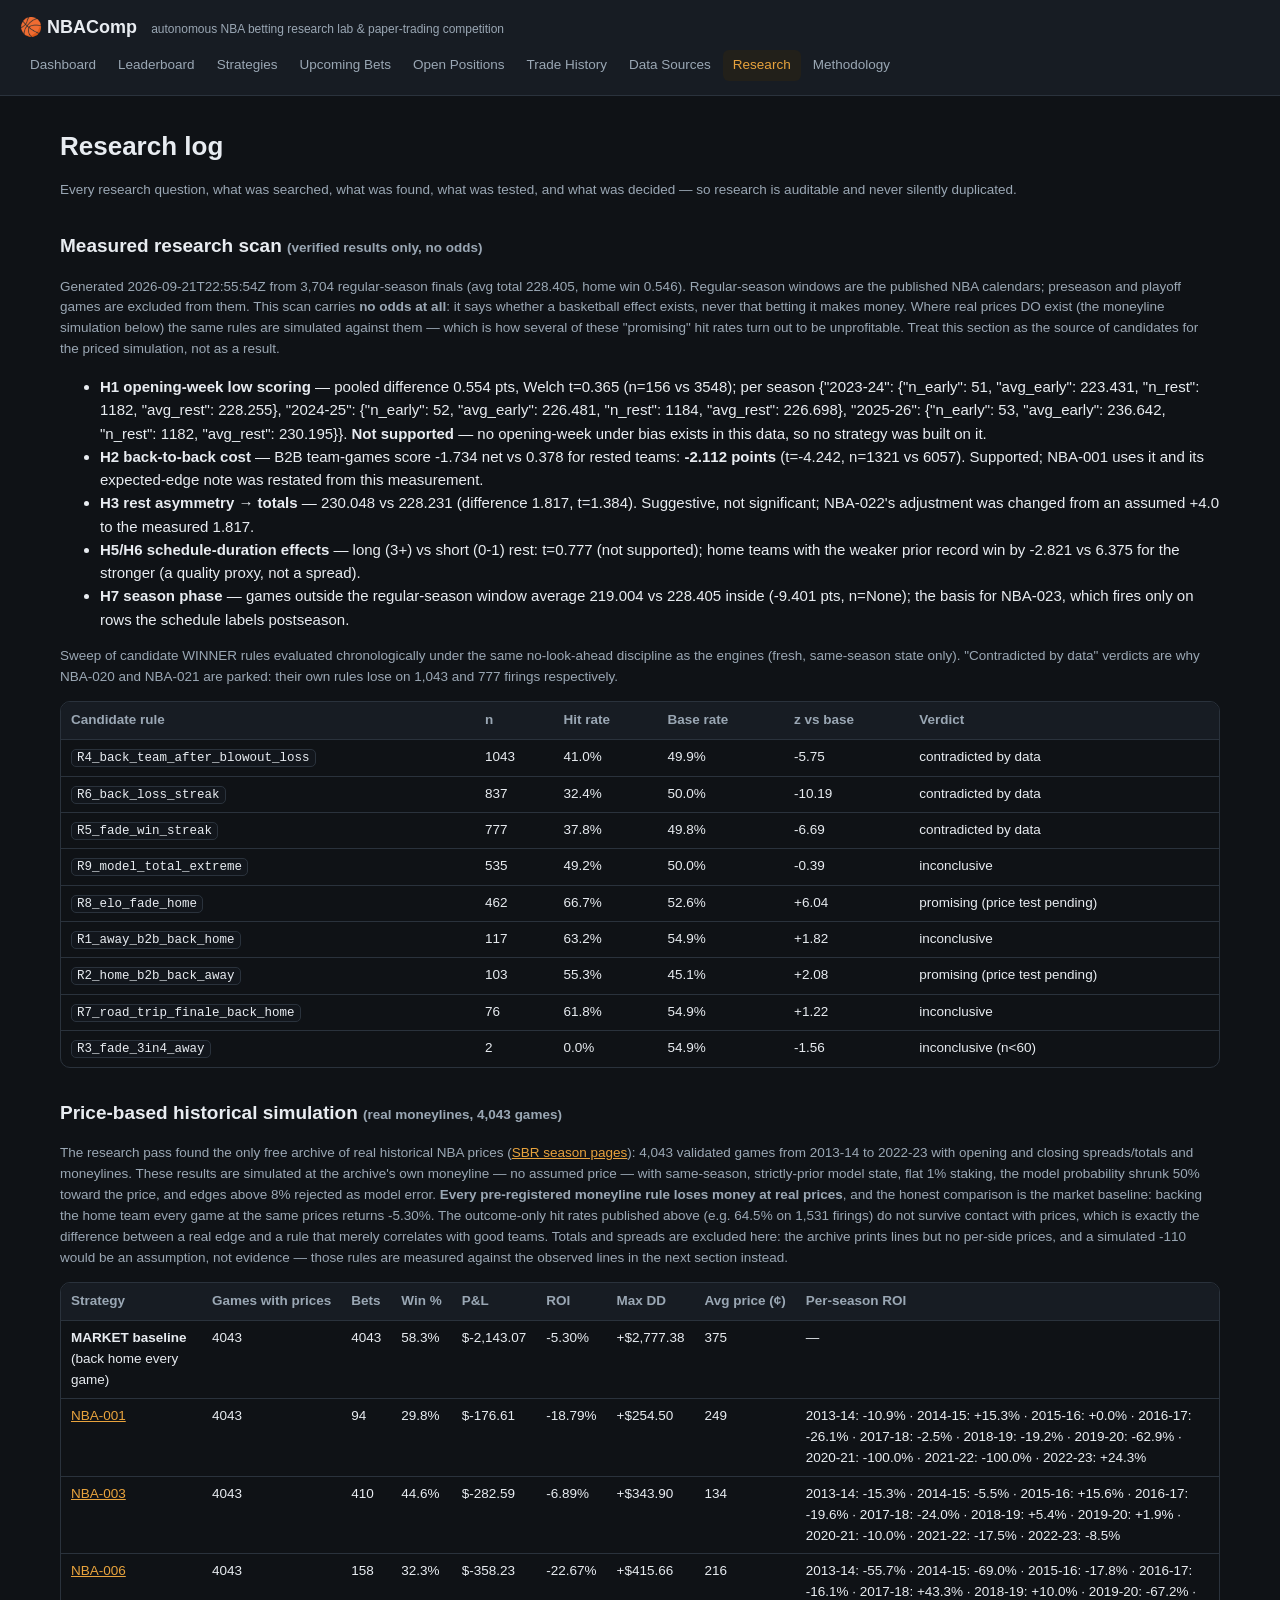
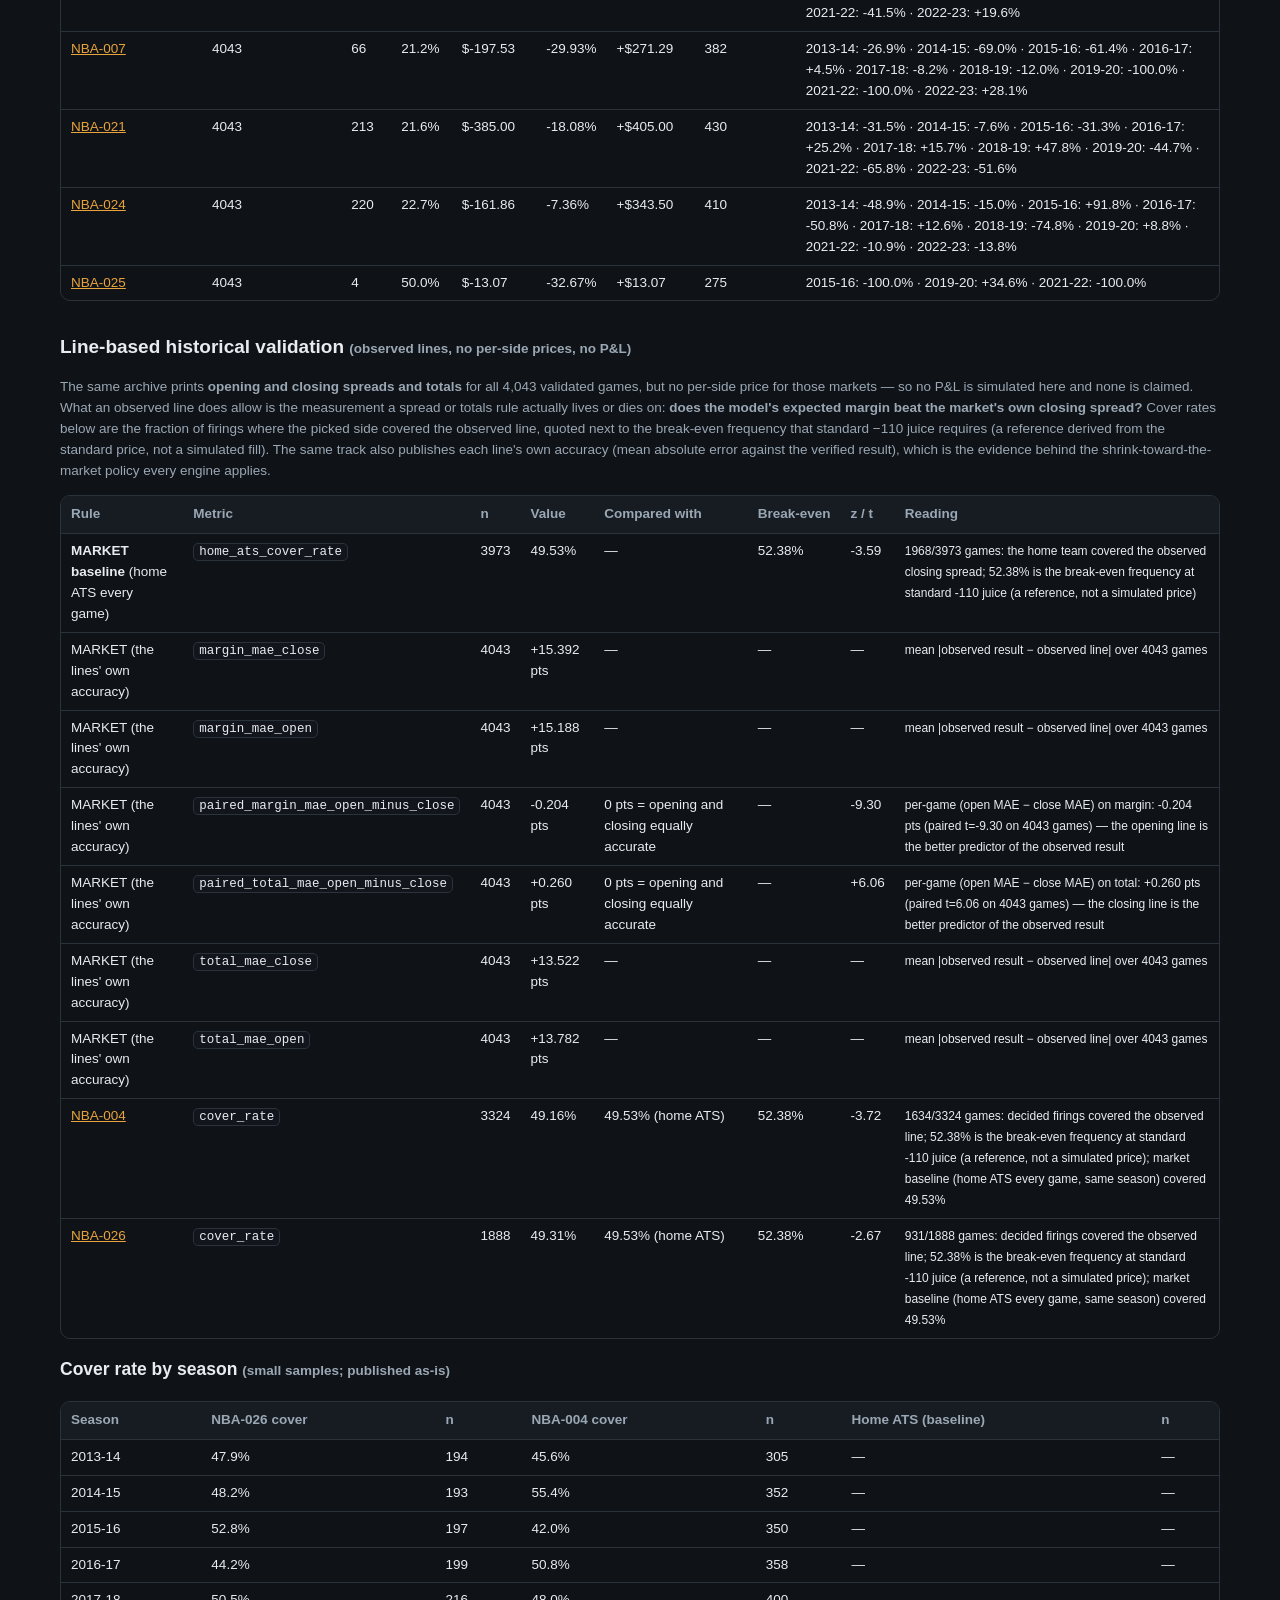
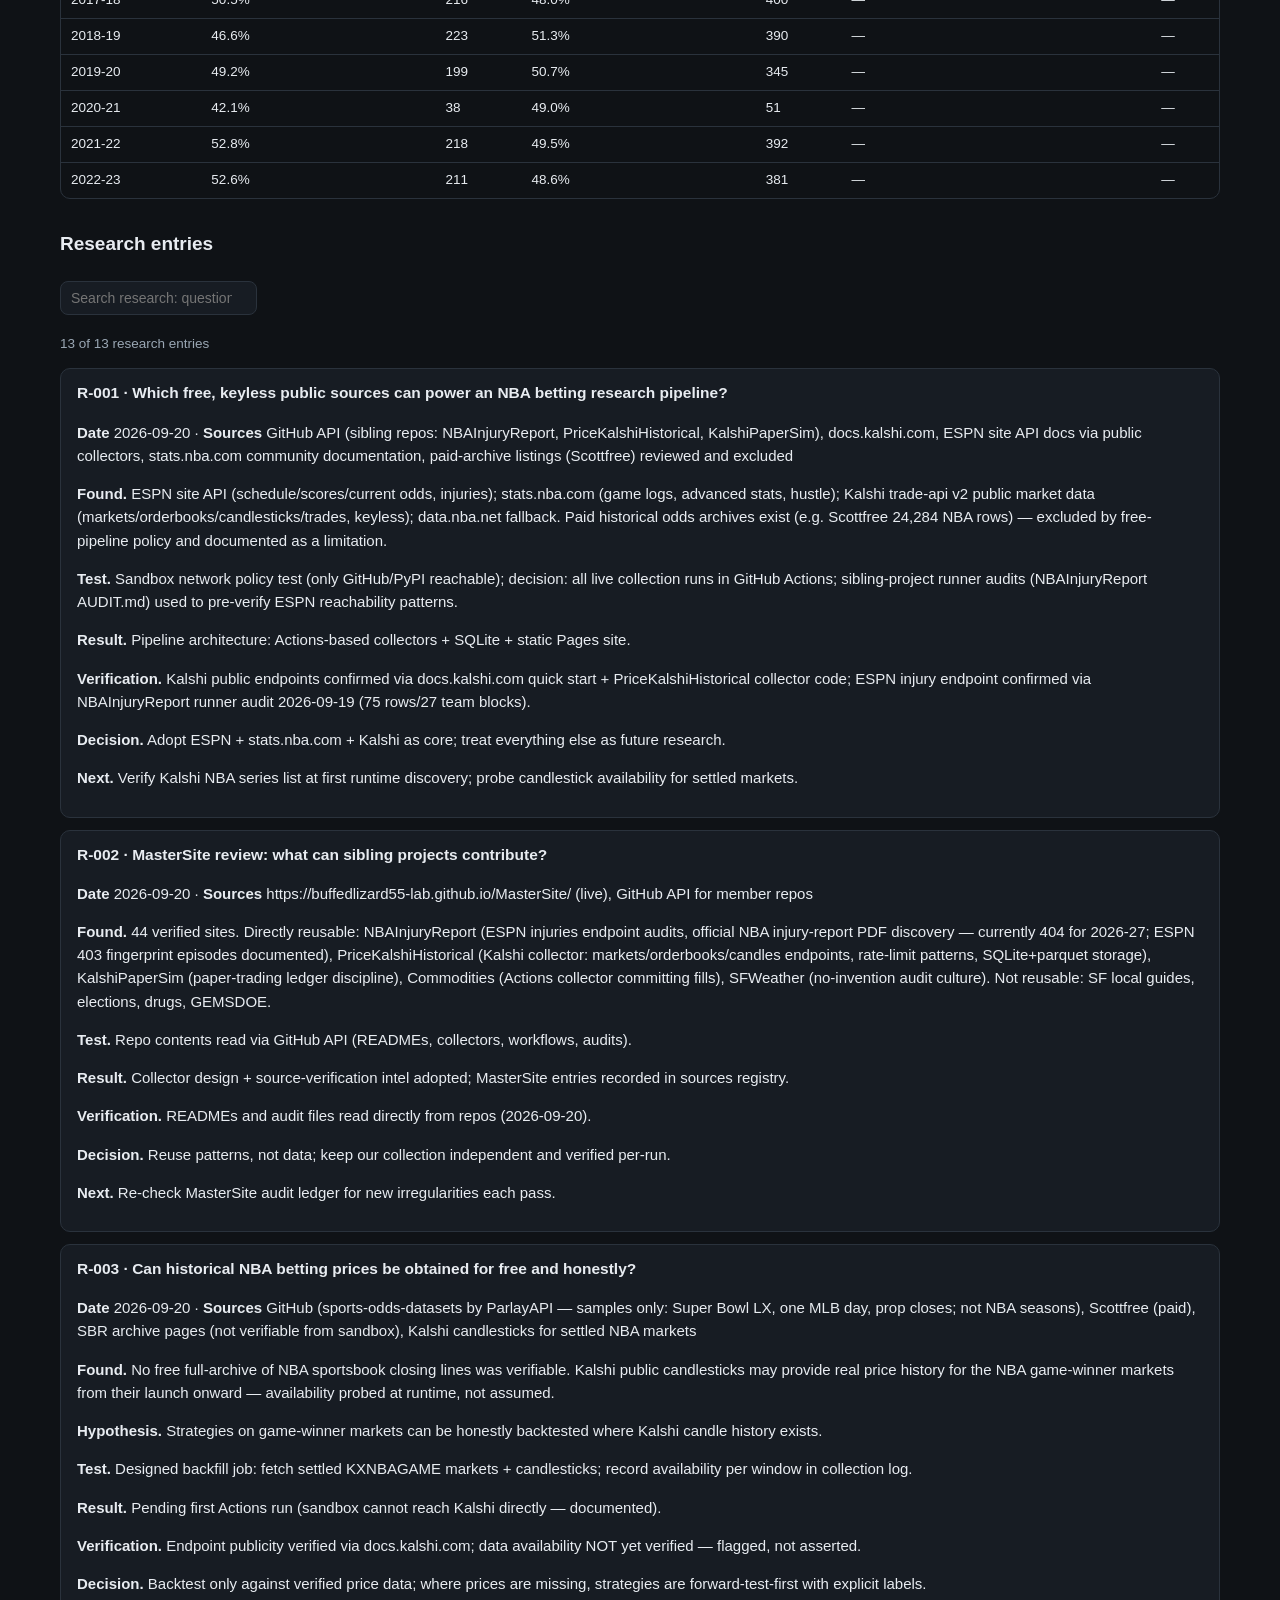
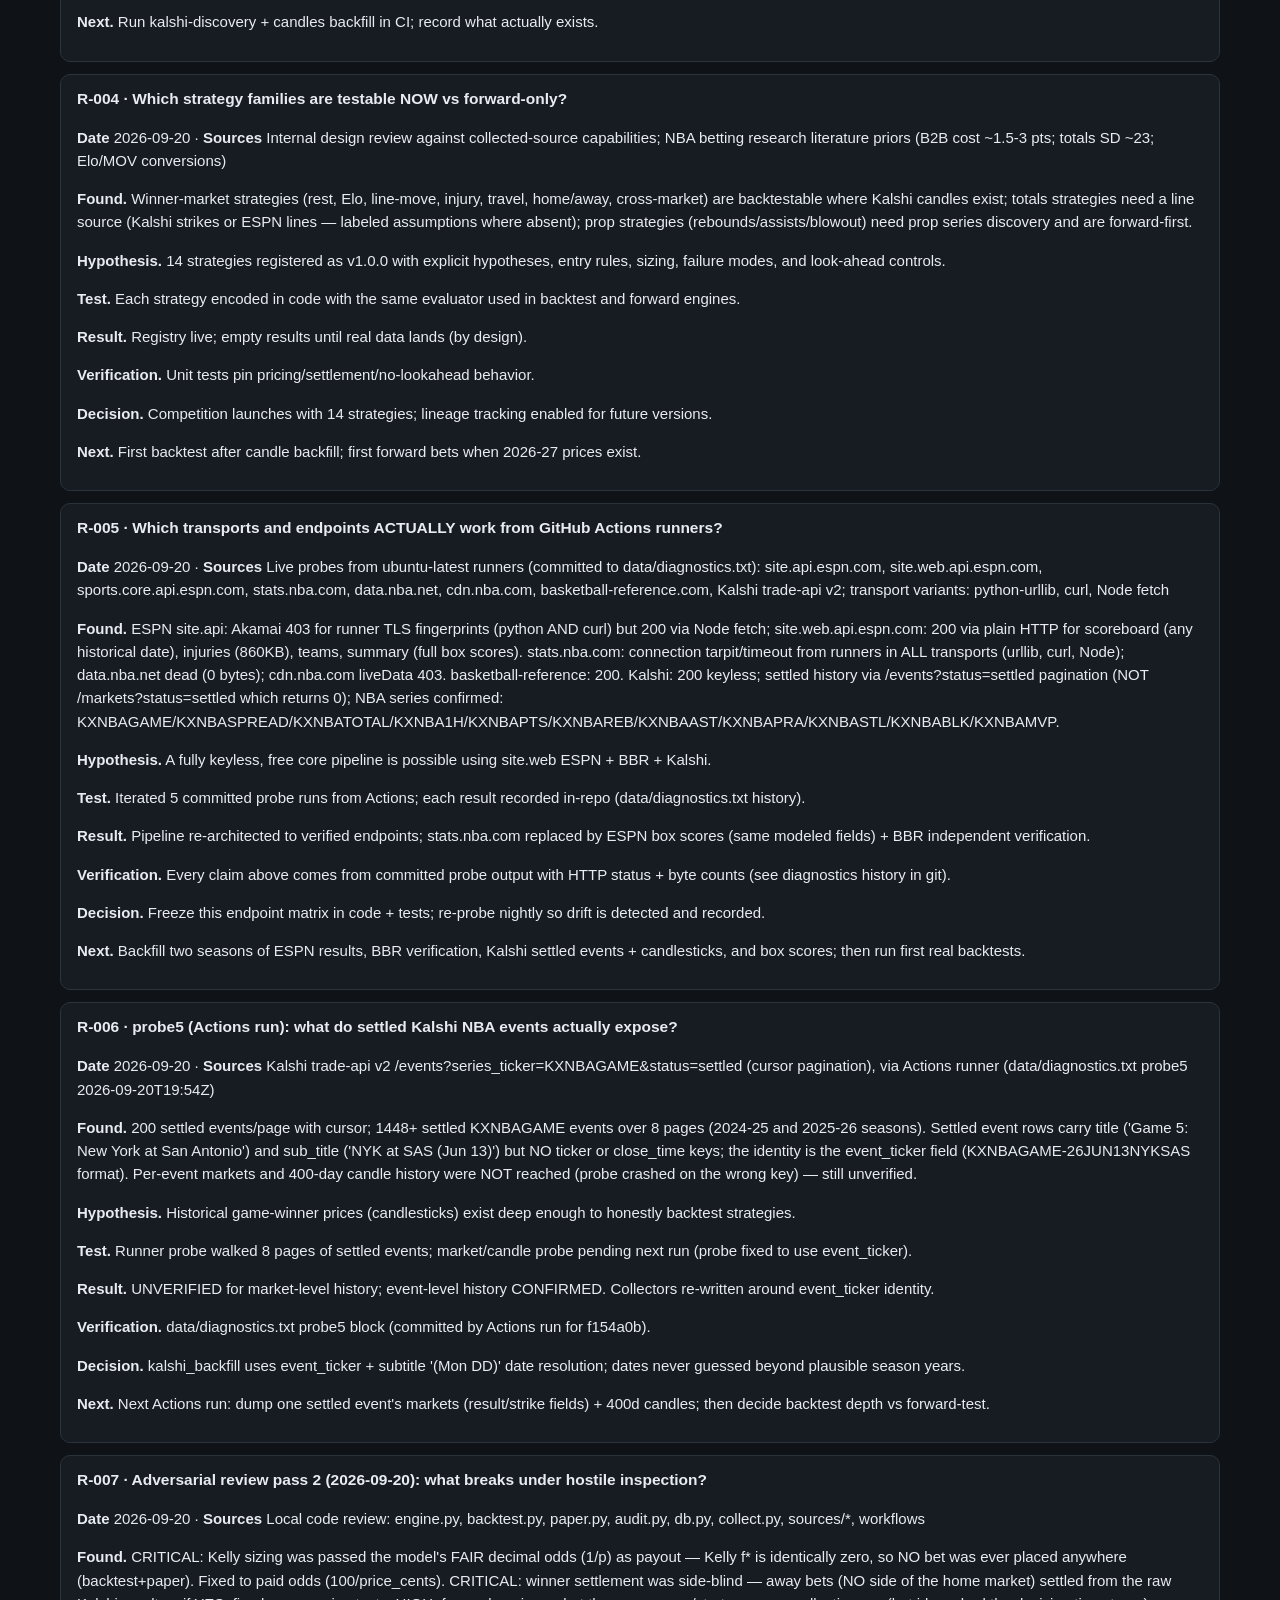
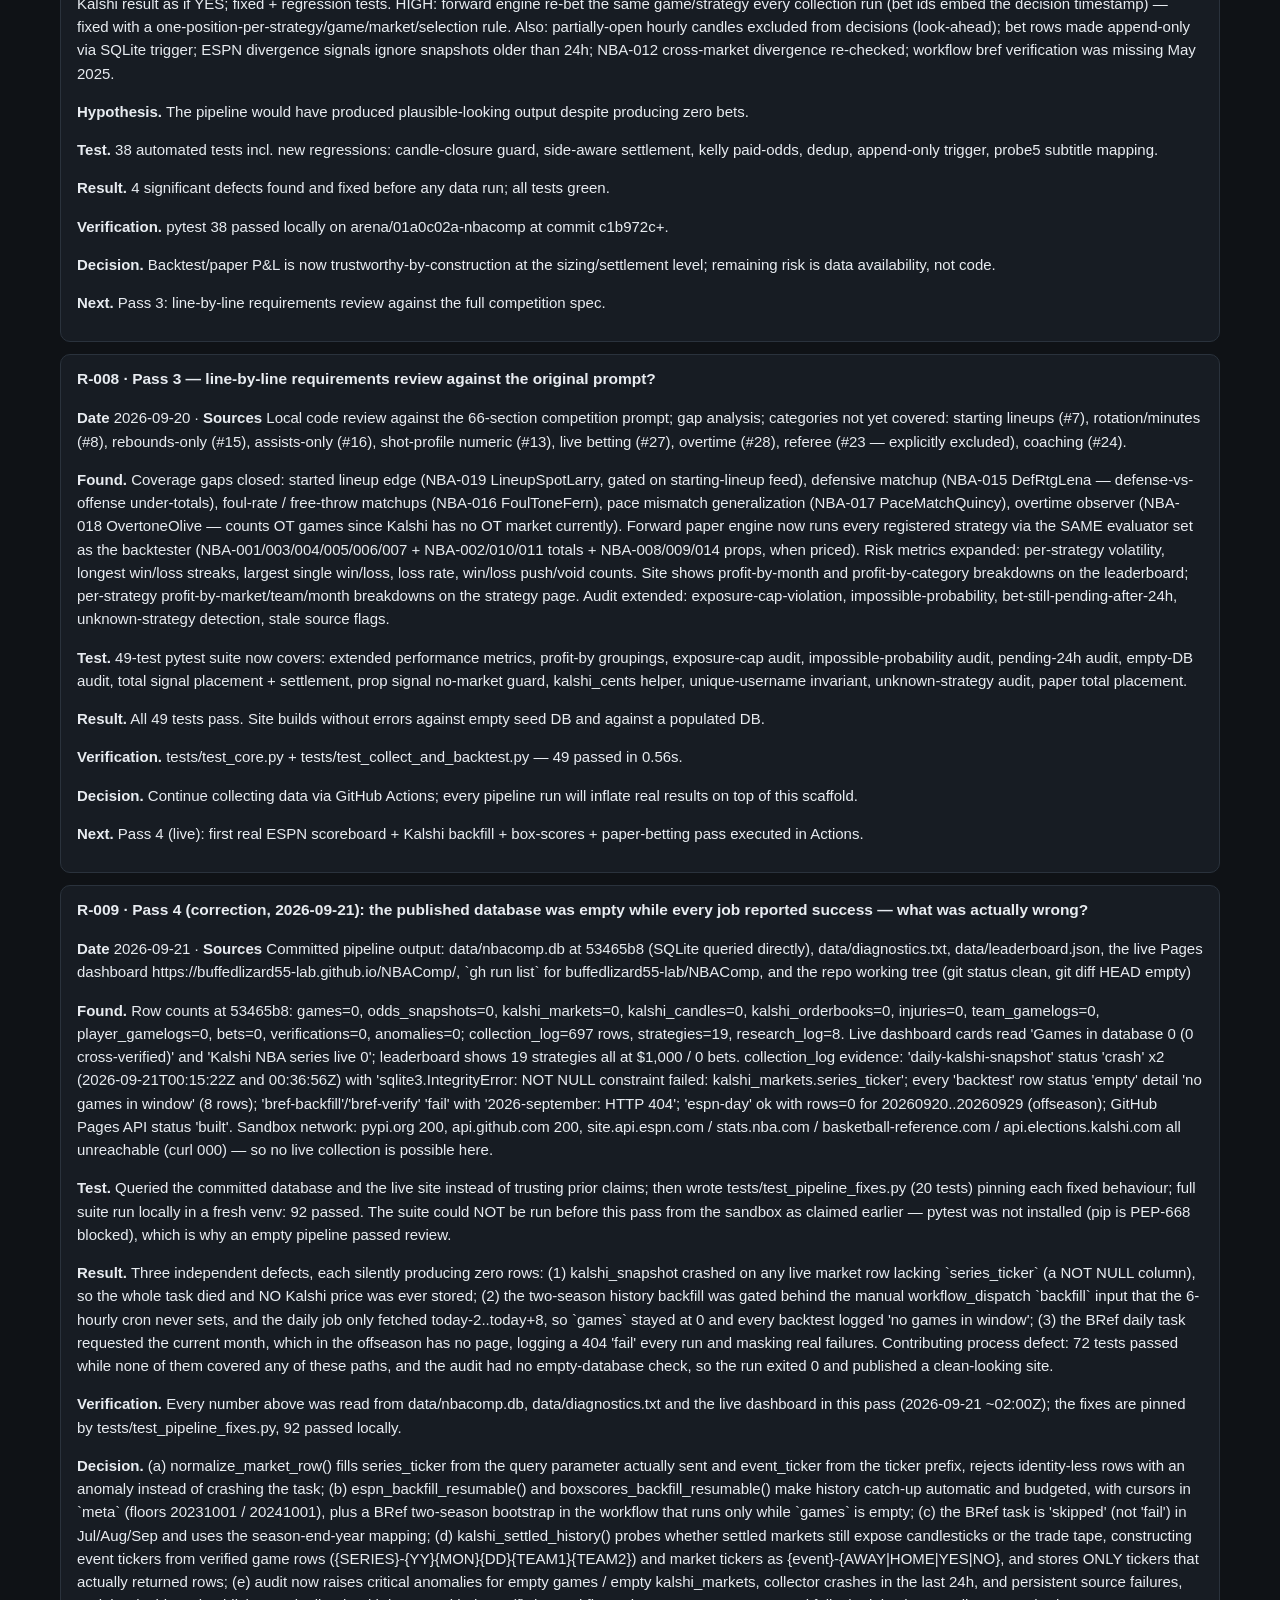
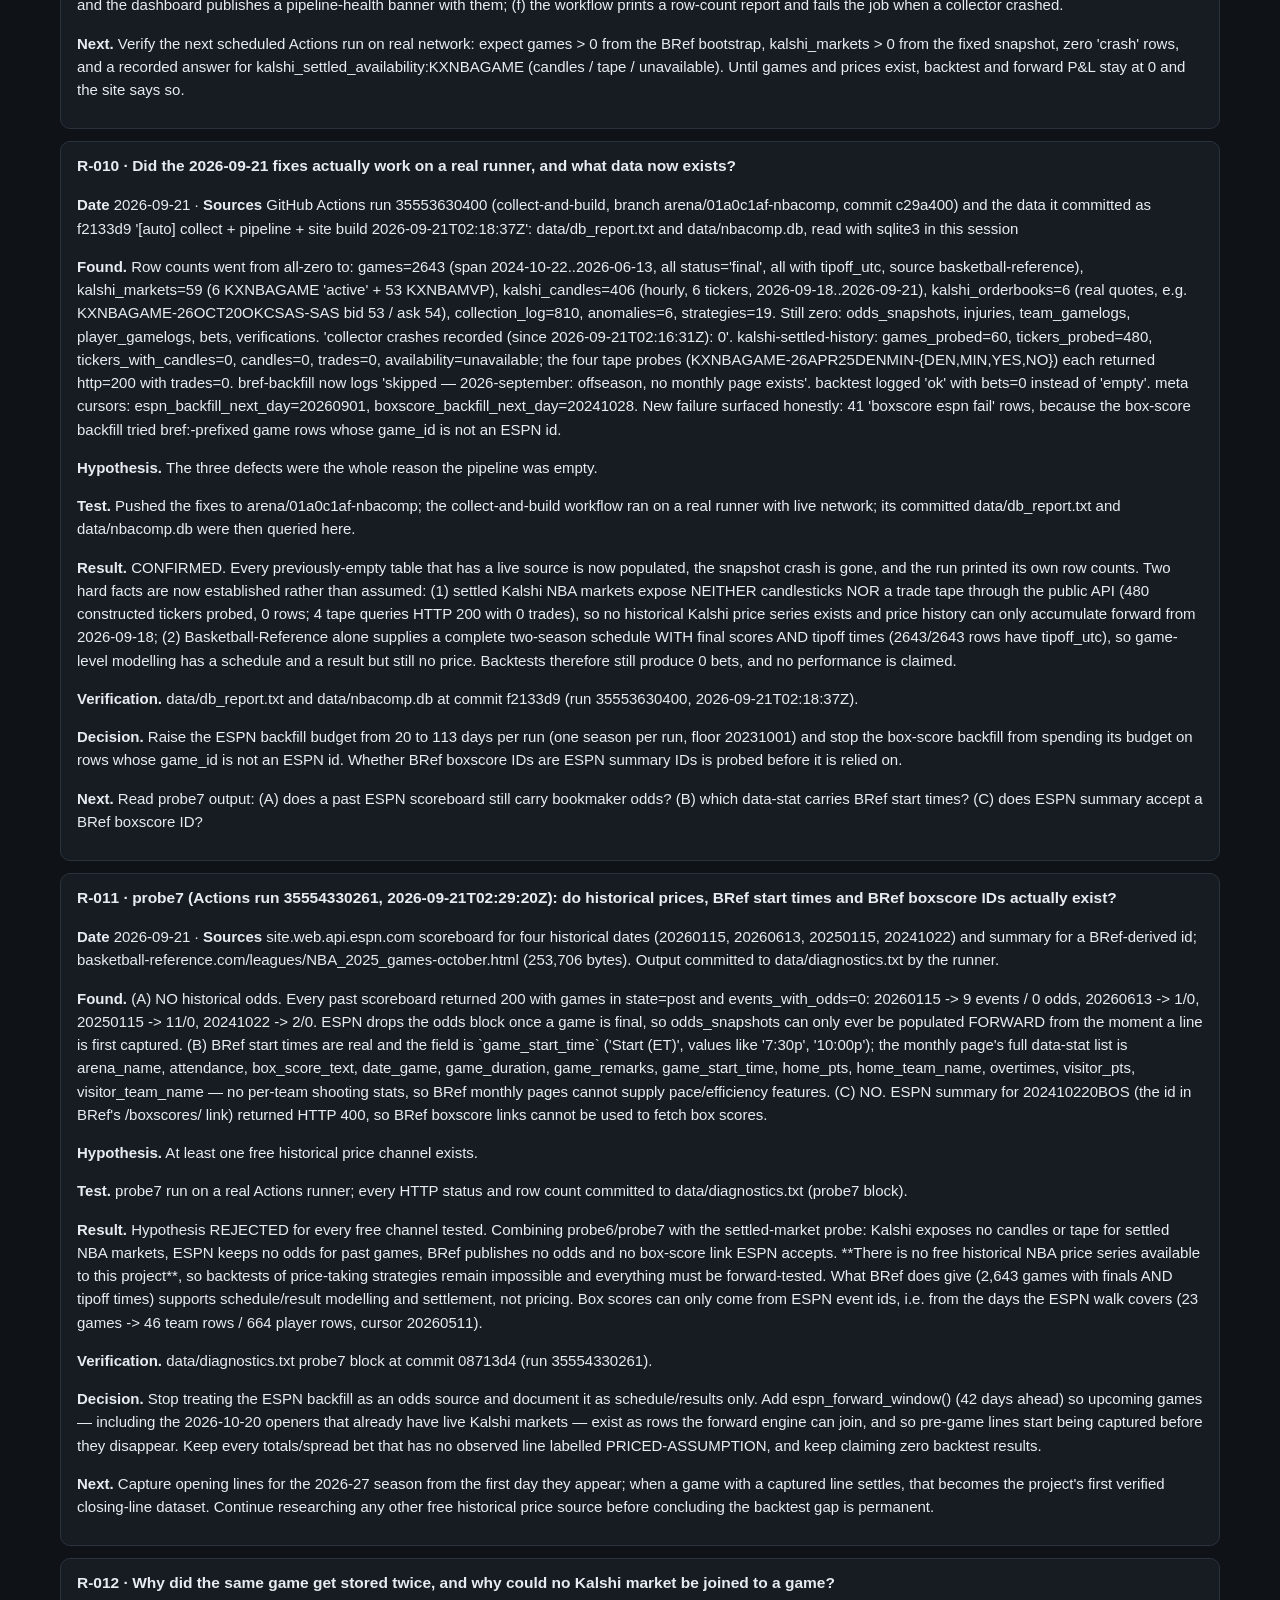
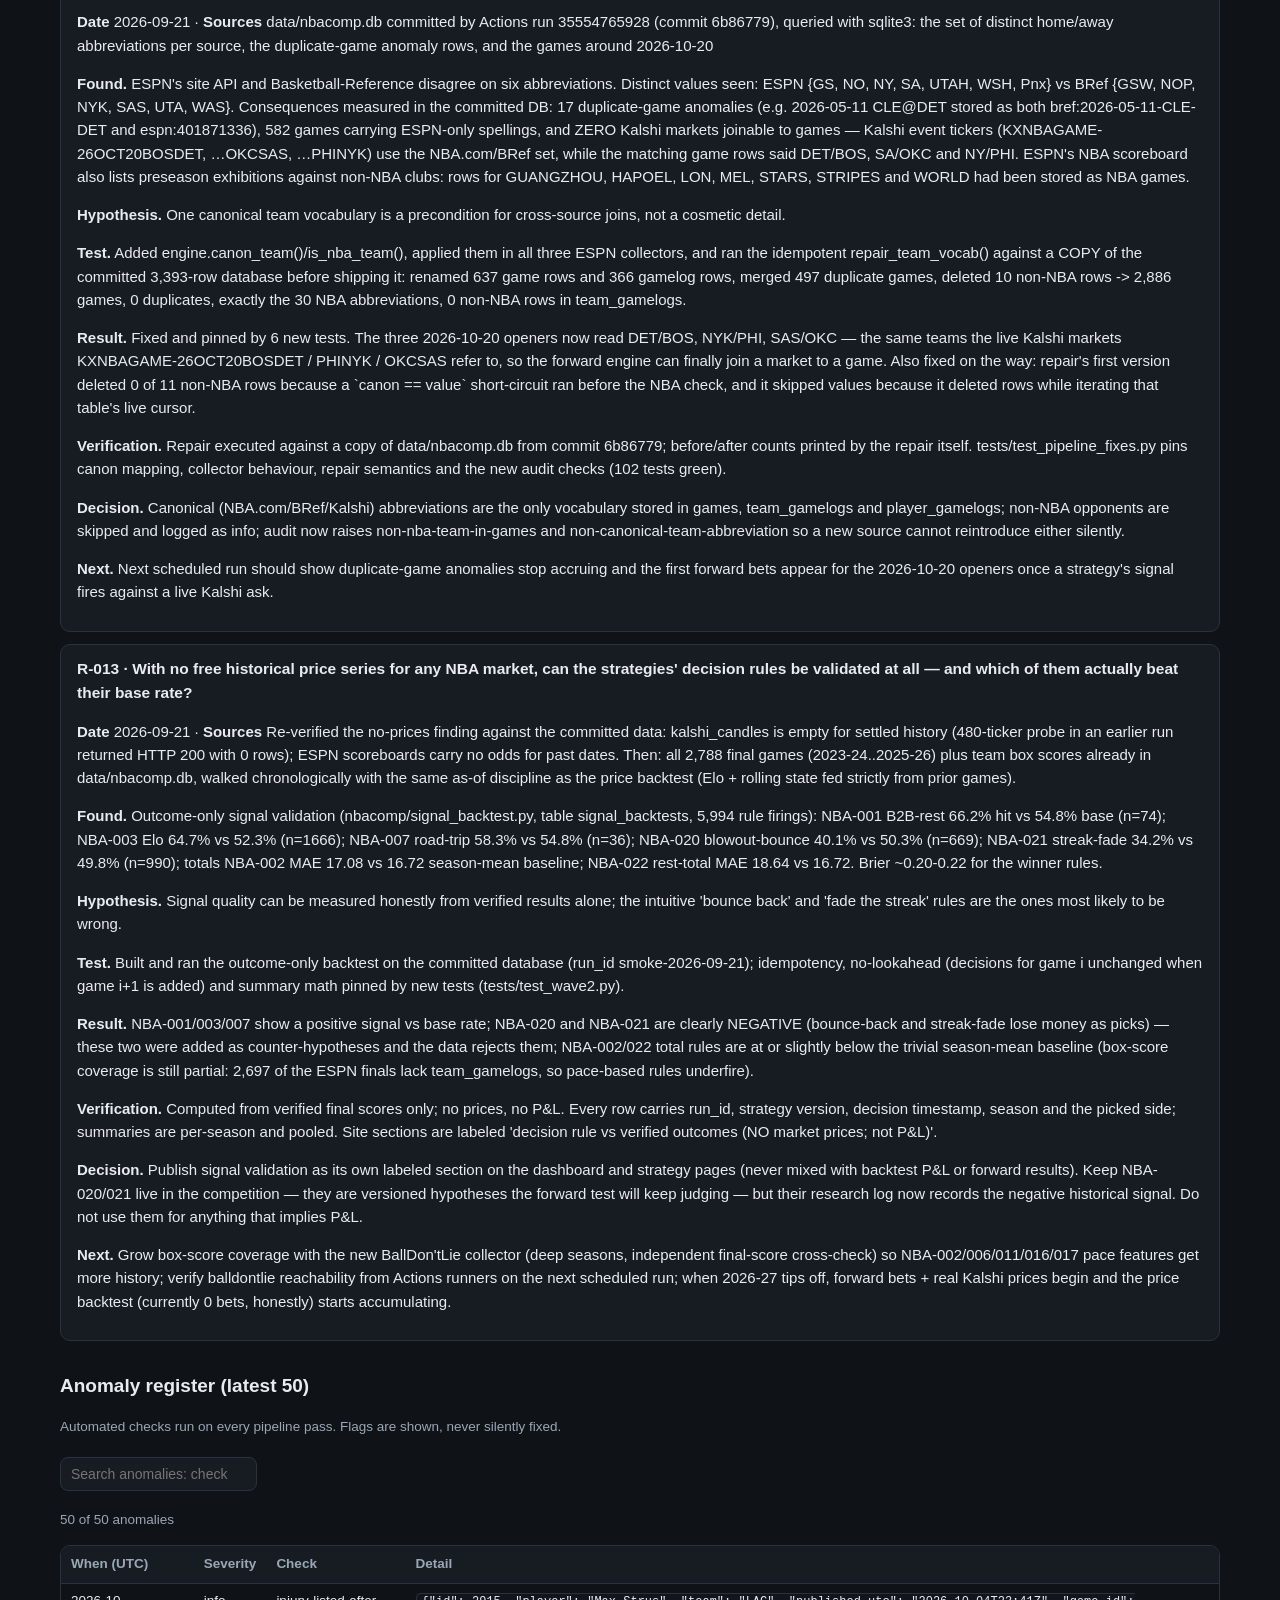
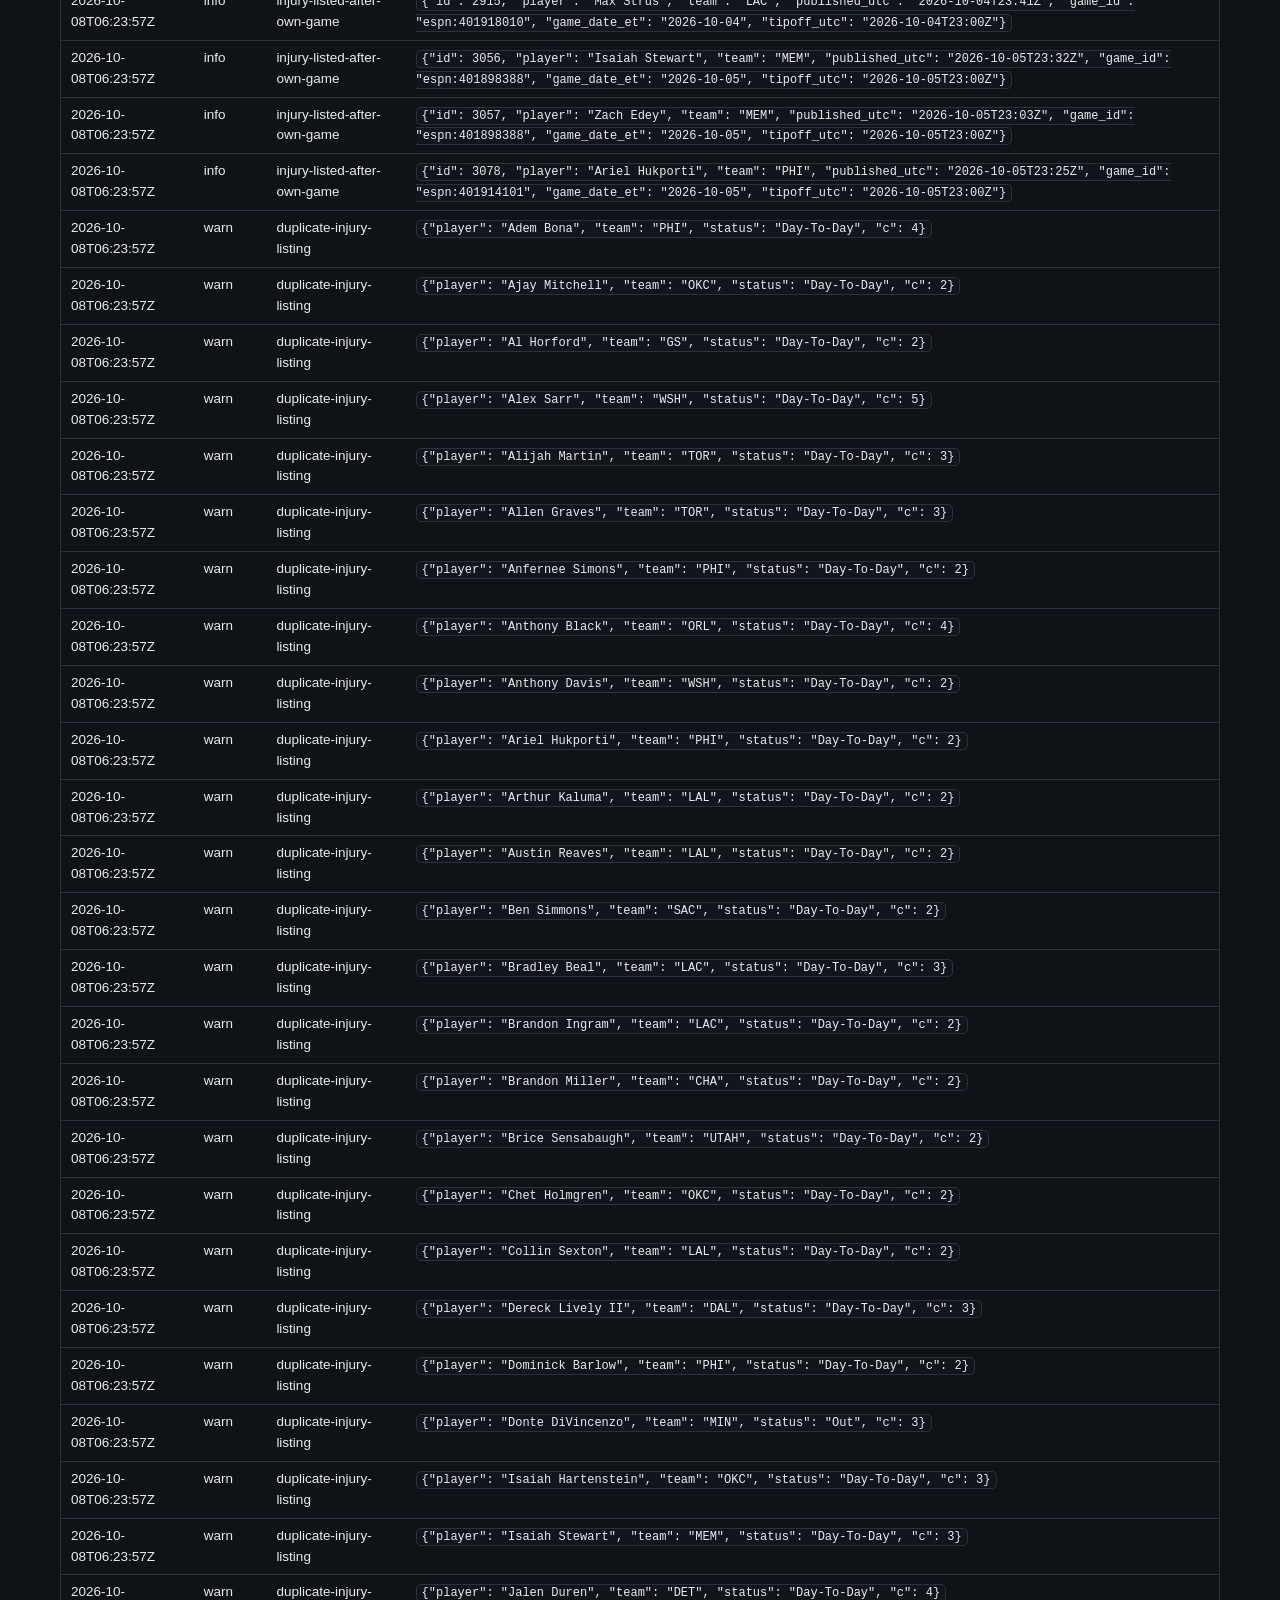
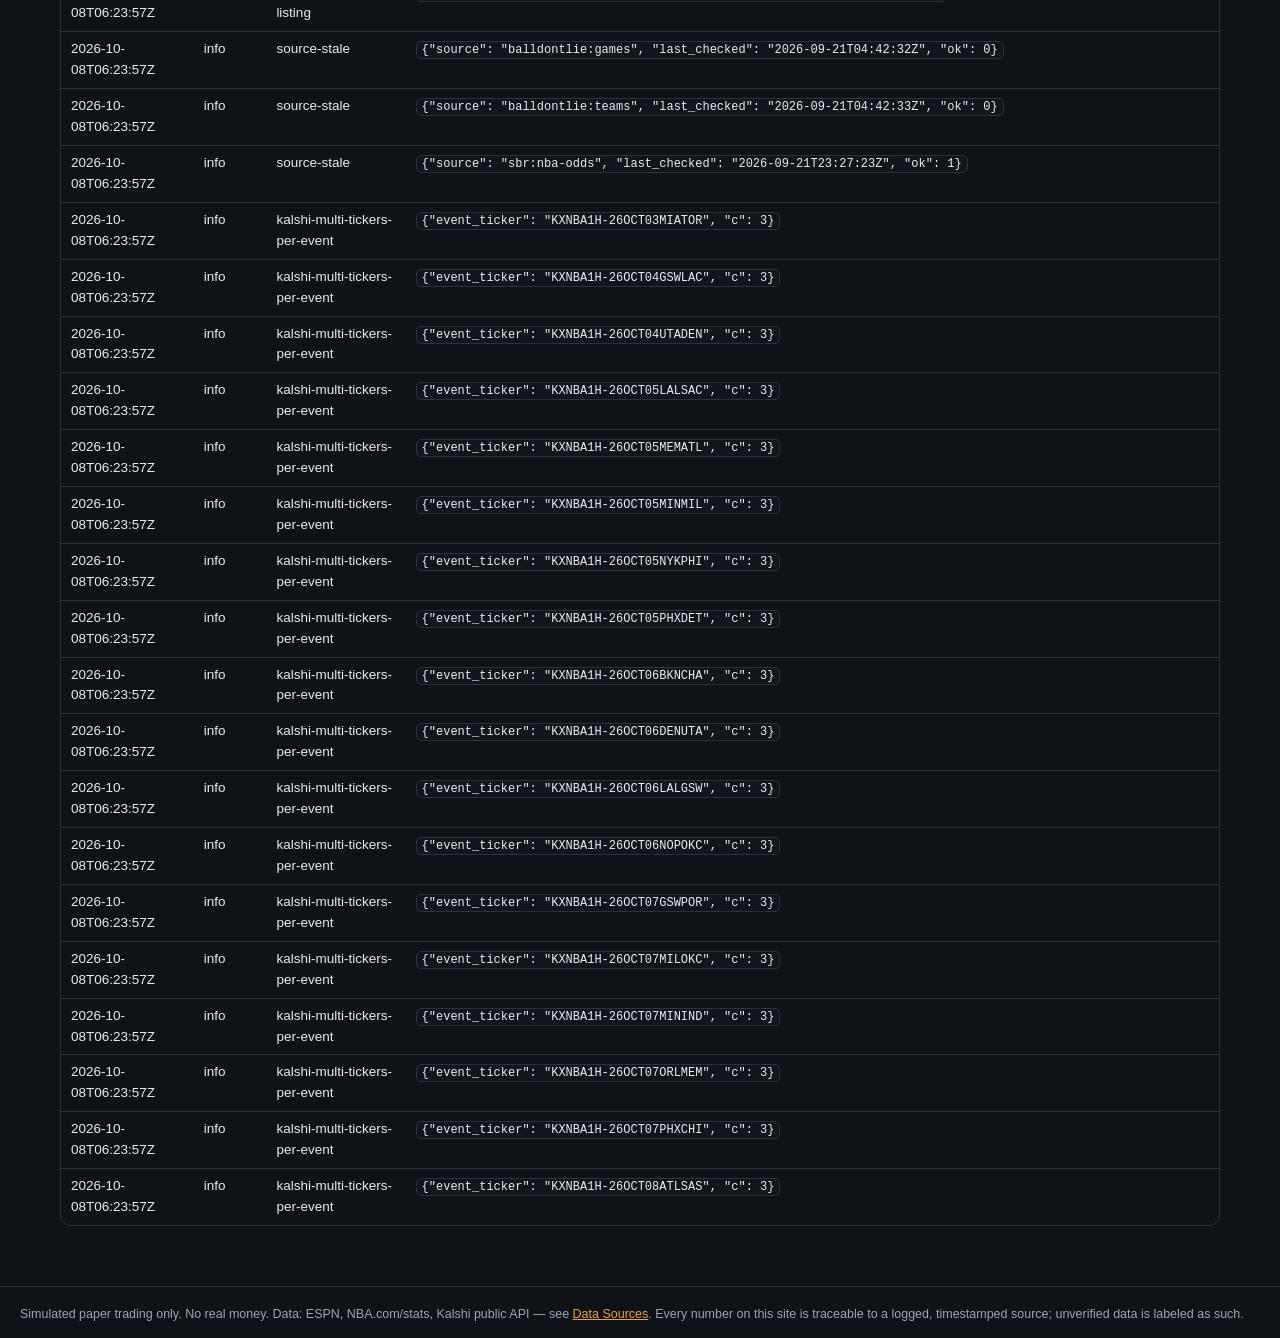
<file: research.html>
<!DOCTYPE html>
<html lang="en"><head><meta charset="utf-8">
<meta name="viewport" content="width=device-width, initial-scale=1">
<title>Research — NBAComp</title>
<link rel="stylesheet" href="style.css"></head>
<body>
<header><div class="brand"><a href="index.html">🏀 NBAComp</a>
<span class="tag">autonomous NBA betting research lab &amp; paper-trading competition</span></div>
<nav><a href="index.html">Dashboard</a><a href="leaderboard.html">Leaderboard</a><a href="strategies.html">Strategies</a><a href="upcoming.html">Upcoming Bets</a><a href="positions.html">Open Positions</a><a href="history.html">Trade History</a><a href="sources.html">Data Sources</a><a href="research.html" class="active">Research</a><a href="methodology.html">Methodology</a></nav></header>
<main>
<h1>Research log</h1>
<p class="muted">Every research question, what was searched, what was found, what was tested, and what was
decided — so research is auditable and never silently duplicated.</p>

<h2>Measured research scan <span class="muted">(verified results only, no odds)</span></h2>
<p class="muted">Generated 2026-09-21T22:55:54Z from
 3,704 regular-season finals
 (avg total 228.405, home win 0.546).
 Regular-season windows are the published NBA calendars; preseason and playoff
 games are excluded from them. This scan carries <b>no odds at all</b>: it says
 whether a basketball effect exists, never that betting it makes money. Where
 real prices DO exist (the moneyline simulation below) the same rules are
 simulated against them — which is how several of these "promising" hit rates
 turn out to be unprofitable. Treat this section as the source of candidates
 for the priced simulation, not as a result.</p>
<ul>
<li><b>H1 opening-week low scoring</b> — pooled difference
 0.554 pts, Welch t=0.365
 (n=156 vs 3548);
 per season {"2023-24": {"n_early": 51, "avg_early": 223.431, "n_rest": 1182, "avg_rest": 228.255}, "2024-25": {"n_early": 52, "avg_early": 226.481, "n_rest": 1184, "avg_rest": 226.698}, "2025-26": {"n_early": 53, "avg_early": 236.642, "n_rest": 1182, "avg_rest": 230.195}}. <b>Not supported</b> — no
 opening-week under bias exists in this data, so no strategy was built on it.</li>
<li><b>H2 back-to-back cost</b> — B2B team-games score -1.734
 net vs 0.378 for rested teams:
 <b>-2.112 points</b> (t=-4.242,
 n=1321 vs 6057).
 Supported; NBA-001 uses it and its expected-edge note was restated from this
 measurement.</li>
<li><b>H3 rest asymmetry &rarr; totals</b> — 230.048
 vs 228.231
 (difference 1.817, t=1.384). Suggestive, not
 significant; NBA-022's adjustment was changed from an assumed +4.0 to the
 measured 1.817.</li>
<li><b>H5/H6 schedule-duration effects</b> — long (3+) vs short (0-1) rest:
 t=0.777 (not supported);
 home teams with the weaker prior record win by
 -2.821 vs 6.375 for the
 stronger (a quality proxy, not a spread).</li>
<li><b>H7 season phase</b> — games outside the regular-season window average
 219.004 vs
 228.405 inside (-9.401 pts, n=None);
 the basis for NBA-023, which fires only on rows the schedule labels postseason.</li>
</ul>
<p class="muted">Sweep of candidate WINNER rules evaluated chronologically under
the same no-look-ahead discipline as the engines (fresh, same-season state
only). "Contradicted by data" verdicts are why NBA-020 and NBA-021 are parked:
their own rules lose on 1,043 and 777 firings respectively.</p>
<div class='twrap'><table class=''><thead><tr><th>Candidate rule</th><th>n</th><th>Hit rate</th><th>Base rate</th><th>z vs base</th><th>Verdict</th></tr></thead><tbody><tr><td><code>R4_back_team_after_blowout_loss</code></td><td>1043</td><td>41.0%</td><td>49.9%</td><td>-5.75</td><td>contradicted by data</td></tr><tr><td><code>R6_back_loss_streak</code></td><td>837</td><td>32.4%</td><td>50.0%</td><td>-10.19</td><td>contradicted by data</td></tr><tr><td><code>R5_fade_win_streak</code></td><td>777</td><td>37.8%</td><td>49.8%</td><td>-6.69</td><td>contradicted by data</td></tr><tr><td><code>R9_model_total_extreme</code></td><td>535</td><td>49.2%</td><td>50.0%</td><td>-0.39</td><td>inconclusive</td></tr><tr><td><code>R8_elo_fade_home</code></td><td>462</td><td>66.7%</td><td>52.6%</td><td>+6.04</td><td>promising (price test pending)</td></tr><tr><td><code>R1_away_b2b_back_home</code></td><td>117</td><td>63.2%</td><td>54.9%</td><td>+1.82</td><td>inconclusive</td></tr><tr><td><code>R2_home_b2b_back_away</code></td><td>103</td><td>55.3%</td><td>45.1%</td><td>+2.08</td><td>promising (price test pending)</td></tr><tr><td><code>R7_road_trip_finale_back_home</code></td><td>76</td><td>61.8%</td><td>54.9%</td><td>+1.22</td><td>inconclusive</td></tr><tr><td><code>R3_fade_3in4_away</code></td><td>2</td><td>0.0%</td><td>54.9%</td><td>-1.56</td><td>inconclusive (n<60)</td></tr></tbody></table></div>


<h2>Price-based historical simulation <span class="muted">(real moneylines, 4,043 games)</span></h2>
<p class="muted">The research pass found the only free archive of real historical NBA prices
(<a href="sources.html">SBR season pages</a>): 4,043 validated games from 2013-14 to 2022-23 with opening and
closing spreads/totals and moneylines. These results are simulated at the archive's own moneyline — no assumed
price — with same-season, strictly-prior model state, flat 1% staking, the model probability shrunk 50% toward
the price, and edges above 8% rejected as model error. <b>Every pre-registered moneyline rule loses money at
real prices</b>, and the honest comparison is the market baseline: backing the home team every game at the same
prices returns -5.30%. The outcome-only hit rates published above
(e.g. 64.5% on 1,531 firings) do not survive contact with prices, which is exactly the difference between a
real edge and a rule that merely correlates with good teams. Totals and spreads are excluded here: the archive
prints lines but no per-side prices, and a simulated -110 would be an assumption, not evidence — those rules
are measured against the observed lines in the next section instead.</p>
<div class='twrap'><table class=''><thead><tr><th>Strategy</th><th>Games with prices</th><th>Bets</th><th>Win %</th><th>P&amp;L</th><th>ROI</th><th>Max DD</th><th>Avg price (¢)</th><th>Per-season ROI</th></tr></thead><tbody><tr><td><b>MARKET baseline</b> (back home every game)</td><td>4043</td><td>4043</td><td>58.3%</td><td>$-2,143.07</td><td>-5.30%</td><td>+$2,777.38</td><td>375</td><td>—</td></tr><tr><td><a href='strategies.html#NBA-001'>NBA-001</a></td><td>4043</td><td>94</td><td>29.8%</td><td>$-176.61</td><td>-18.79%</td><td>+$254.50</td><td>249</td><td>2013-14: -10.9% · 2014-15: +15.3% · 2015-16: +0.0% · 2016-17: -26.1% · 2017-18: -2.5% · 2018-19: -19.2% · 2019-20: -62.9% · 2020-21: -100.0% · 2021-22: -100.0% · 2022-23: +24.3%</td></tr><tr><td><a href='strategies.html#NBA-003'>NBA-003</a></td><td>4043</td><td>410</td><td>44.6%</td><td>$-282.59</td><td>-6.89%</td><td>+$343.90</td><td>134</td><td>2013-14: -15.3% · 2014-15: -5.5% · 2015-16: +15.6% · 2016-17: -19.6% · 2017-18: -24.0% · 2018-19: +5.4% · 2019-20: +1.9% · 2020-21: -10.0% · 2021-22: -17.5% · 2022-23: -8.5%</td></tr><tr><td><a href='strategies.html#NBA-006'>NBA-006</a></td><td>4043</td><td>158</td><td>32.3%</td><td>$-358.23</td><td>-22.67%</td><td>+$415.66</td><td>216</td><td>2013-14: -55.7% · 2014-15: -69.0% · 2015-16: -17.8% · 2016-17: -16.1% · 2017-18: +43.3% · 2018-19: +10.0% · 2019-20: -67.2% · 2021-22: -41.5% · 2022-23: +19.6%</td></tr><tr><td><a href='strategies.html#NBA-007'>NBA-007</a></td><td>4043</td><td>66</td><td>21.2%</td><td>$-197.53</td><td>-29.93%</td><td>+$271.29</td><td>382</td><td>2013-14: -26.9% · 2014-15: -69.0% · 2015-16: -61.4% · 2016-17: +4.5% · 2017-18: -8.2% · 2018-19: -12.0% · 2019-20: -100.0% · 2021-22: -100.0% · 2022-23: +28.1%</td></tr><tr><td><a href='strategies.html#NBA-021'>NBA-021</a></td><td>4043</td><td>213</td><td>21.6%</td><td>$-385.00</td><td>-18.08%</td><td>+$405.00</td><td>430</td><td>2013-14: -31.5% · 2014-15: -7.6% · 2015-16: -31.3% · 2016-17: +25.2% · 2017-18: +15.7% · 2018-19: +47.8% · 2019-20: -44.7% · 2021-22: -65.8% · 2022-23: -51.6%</td></tr><tr><td><a href='strategies.html#NBA-024'>NBA-024</a></td><td>4043</td><td>220</td><td>22.7%</td><td>$-161.86</td><td>-7.36%</td><td>+$343.50</td><td>410</td><td>2013-14: -48.9% · 2014-15: -15.0% · 2015-16: +91.8% · 2016-17: -50.8% · 2017-18: +12.6% · 2018-19: -74.8% · 2019-20: +8.8% · 2021-22: -10.9% · 2022-23: -13.8%</td></tr><tr><td><a href='strategies.html#NBA-025'>NBA-025</a></td><td>4043</td><td>4</td><td>50.0%</td><td>$-13.07</td><td>-32.67%</td><td>+$13.07</td><td>275</td><td>2015-16: -100.0% · 2019-20: +34.6% · 2021-22: -100.0%</td></tr></tbody></table></div>


<h2>Line-based historical validation <span class="muted">(observed lines, no per-side prices, no P&amp;L)</span></h2>
<p class="muted">The same archive prints <b>opening and closing spreads and totals</b> for all
4,043 validated games, but no per-side price for those markets — so no P&amp;L is simulated here and
none is claimed. What an observed line does allow is the measurement a spread or totals rule actually lives or
dies on: <b>does the model's expected margin beat the market's own closing spread?</b> Cover rates below are
the fraction of firings where the picked side covered the observed line, quoted next to the break-even
frequency that standard −110 juice requires (a reference derived from the standard price, not a simulated
fill). The same track also publishes each line's own accuracy (mean absolute error against the verified
result), which is the evidence behind the shrink-toward-the-market policy every engine applies.</p>
<div class='twrap'><table class=''><thead><tr><th>Rule</th><th>Metric</th><th>n</th><th>Value</th><th>Compared with</th><th>Break-even</th><th>z / t</th><th>Reading</th></tr></thead><tbody><tr><td><b>MARKET baseline</b> (home ATS every game)</td><td><code>home_ats_cover_rate</code></td><td>3973</td><td>49.53%</td><td>—</td><td>52.38%</td><td>-3.59</td><td><span class='small'>1968/3973 games: the home team covered the observed closing spread; 52.38% is the break-even frequency at standard -110 juice (a reference, not a simulated price)</span></td></tr><tr><td>MARKET (the lines' own accuracy)</td><td><code>margin_mae_close</code></td><td>4043</td><td>+15.392 pts</td><td>—</td><td>—</td><td>—</td><td><span class='small'>mean |observed result − observed line| over 4043 games</span></td></tr><tr><td>MARKET (the lines' own accuracy)</td><td><code>margin_mae_open</code></td><td>4043</td><td>+15.188 pts</td><td>—</td><td>—</td><td>—</td><td><span class='small'>mean |observed result − observed line| over 4043 games</span></td></tr><tr><td>MARKET (the lines' own accuracy)</td><td><code>paired_margin_mae_open_minus_close</code></td><td>4043</td><td>-0.204 pts</td><td>0 pts = opening and closing equally accurate</td><td>—</td><td>-9.30</td><td><span class='small'>per-game (open MAE − close MAE) on margin: -0.204 pts (paired t=-9.30 on 4043 games) — the opening line is the better predictor of the observed result</span></td></tr><tr><td>MARKET (the lines' own accuracy)</td><td><code>paired_total_mae_open_minus_close</code></td><td>4043</td><td>+0.260 pts</td><td>0 pts = opening and closing equally accurate</td><td>—</td><td>+6.06</td><td><span class='small'>per-game (open MAE − close MAE) on total: +0.260 pts (paired t=6.06 on 4043 games) — the closing line is the better predictor of the observed result</span></td></tr><tr><td>MARKET (the lines' own accuracy)</td><td><code>total_mae_close</code></td><td>4043</td><td>+13.522 pts</td><td>—</td><td>—</td><td>—</td><td><span class='small'>mean |observed result − observed line| over 4043 games</span></td></tr><tr><td>MARKET (the lines' own accuracy)</td><td><code>total_mae_open</code></td><td>4043</td><td>+13.782 pts</td><td>—</td><td>—</td><td>—</td><td><span class='small'>mean |observed result − observed line| over 4043 games</span></td></tr><tr><td><a href='strategies.html#NBA-004'>NBA-004</a></td><td><code>cover_rate</code></td><td>3324</td><td>49.16%</td><td>49.53% (home ATS)</td><td>52.38%</td><td>-3.72</td><td><span class='small'>1634/3324 games: decided firings covered the observed line; 52.38% is the break-even frequency at standard -110 juice (a reference, not a simulated price); market baseline (home ATS every game, same season) covered 49.53%</span></td></tr><tr><td><a href='strategies.html#NBA-026'>NBA-026</a></td><td><code>cover_rate</code></td><td>1888</td><td>49.31%</td><td>49.53% (home ATS)</td><td>52.38%</td><td>-2.67</td><td><span class='small'>931/1888 games: decided firings covered the observed line; 52.38% is the break-even frequency at standard -110 juice (a reference, not a simulated price); market baseline (home ATS every game, same season) covered 49.53%</span></td></tr></tbody></table></div>
<h3>Cover rate by season <span class="muted">(small samples; published as-is)</span></h3>
<div class='twrap'><table class=''><thead><tr><th>Season</th><th>NBA-026 cover</th><th>n</th><th>NBA-004 cover</th><th>n</th><th>Home ATS (baseline)</th><th>n</th></tr></thead><tbody><tr><td>2013-14</td><td>47.9%</td><td>194</td><td>45.6%</td><td>305</td><td>—</td><td>—</td></tr><tr><td>2014-15</td><td>48.2%</td><td>193</td><td>55.4%</td><td>352</td><td>—</td><td>—</td></tr><tr><td>2015-16</td><td>52.8%</td><td>197</td><td>42.0%</td><td>350</td><td>—</td><td>—</td></tr><tr><td>2016-17</td><td>44.2%</td><td>199</td><td>50.8%</td><td>358</td><td>—</td><td>—</td></tr><tr><td>2017-18</td><td>50.5%</td><td>216</td><td>48.0%</td><td>400</td><td>—</td><td>—</td></tr><tr><td>2018-19</td><td>46.6%</td><td>223</td><td>51.3%</td><td>390</td><td>—</td><td>—</td></tr><tr><td>2019-20</td><td>49.2%</td><td>199</td><td>50.7%</td><td>345</td><td>—</td><td>—</td></tr><tr><td>2020-21</td><td>42.1%</td><td>38</td><td>49.0%</td><td>51</td><td>—</td><td>—</td></tr><tr><td>2021-22</td><td>52.8%</td><td>218</td><td>49.5%</td><td>392</td><td>—</td><td>—</td></tr><tr><td>2022-23</td><td>52.6%</td><td>211</td><td>48.6%</td><td>381</td><td>—</td><td>—</td></tr></tbody></table></div>

<h2>Research entries</h2>
<input id="rq" type="search" placeholder="Search research: question, hypothesis, test, result, decision…">
<p id="rcount" class="muted"></p>
<div class='research-item'><h3>R-001 · Which free, keyless public sources can power an NBA betting research pipeline?</h3><p><b>Date</b> 2026-09-20 · <b>Sources</b> GitHub API (sibling repos: NBAInjuryReport, PriceKalshiHistorical, KalshiPaperSim), docs.kalshi.com, ESPN site API docs via public collectors, stats.nba.com community documentation, paid-archive listings (Scottfree) reviewed and excluded</p><p><b>Found.</b> ESPN site API (schedule/scores/current odds, injuries); stats.nba.com (game logs, advanced stats, hustle); Kalshi trade-api v2 public market data (markets/orderbooks/candlesticks/trades, keyless); data.nba.net fallback. Paid historical odds archives exist (e.g. Scottfree 24,284 NBA rows) — excluded by free-pipeline policy and documented as a limitation.</p><p><b>Test.</b> Sandbox network policy test (only GitHub/PyPI reachable); decision: all live collection runs in GitHub Actions; sibling-project runner audits (NBAInjuryReport AUDIT.md) used to pre-verify ESPN reachability patterns.</p><p><b>Result.</b> Pipeline architecture: Actions-based collectors + SQLite + static Pages site.</p><p><b>Verification.</b> Kalshi public endpoints confirmed via docs.kalshi.com quick start + PriceKalshiHistorical collector code; ESPN injury endpoint confirmed via NBAInjuryReport runner audit 2026-09-19 (75 rows/27 team blocks).</p><p><b>Decision.</b> Adopt ESPN + stats.nba.com + Kalshi as core; treat everything else as future research.</p><p><b>Next.</b> Verify Kalshi NBA series list at first runtime discovery; probe candlestick availability for settled markets.</p></div><div class='research-item'><h3>R-002 · MasterSite review: what can sibling projects contribute?</h3><p><b>Date</b> 2026-09-20 · <b>Sources</b> https://buffedlizard55-lab.github.io/MasterSite/ (live), GitHub API for member repos</p><p><b>Found.</b> 44 verified sites. Directly reusable: NBAInjuryReport (ESPN injuries endpoint audits, official NBA injury-report PDF discovery — currently 404 for 2026-27; ESPN 403 fingerprint episodes documented), PriceKalshiHistorical (Kalshi collector: markets/orderbooks/candles endpoints, rate-limit patterns, SQLite+parquet storage), KalshiPaperSim (paper-trading ledger discipline), Commodities (Actions collector committing fills), SFWeather (no-invention audit culture). Not reusable: SF local guides, elections, drugs, GEMSDOE.</p><p><b>Test.</b> Repo contents read via GitHub API (READMEs, collectors, workflows, audits).</p><p><b>Result.</b> Collector design + source-verification intel adopted; MasterSite entries recorded in sources registry.</p><p><b>Verification.</b> READMEs and audit files read directly from repos (2026-09-20).</p><p><b>Decision.</b> Reuse patterns, not data; keep our collection independent and verified per-run.</p><p><b>Next.</b> Re-check MasterSite audit ledger for new irregularities each pass.</p></div><div class='research-item'><h3>R-003 · Can historical NBA betting prices be obtained for free and honestly?</h3><p><b>Date</b> 2026-09-20 · <b>Sources</b> GitHub (sports-odds-datasets by ParlayAPI — samples only: Super Bowl LX, one MLB day, prop closes; not NBA seasons), Scottfree (paid), SBR archive pages (not verifiable from sandbox), Kalshi candlesticks for settled NBA markets</p><p><b>Found.</b> No free full-archive of NBA sportsbook closing lines was verifiable. Kalshi public candlesticks may provide real price history for the NBA game-winner markets from their launch onward — availability probed at runtime, not assumed.</p><p><b>Hypothesis.</b> Strategies on game-winner markets can be honestly backtested where Kalshi candle history exists.</p><p><b>Test.</b> Designed backfill job: fetch settled KXNBAGAME markets + candlesticks; record availability per window in collection log.</p><p><b>Result.</b> Pending first Actions run (sandbox cannot reach Kalshi directly — documented).</p><p><b>Verification.</b> Endpoint publicity verified via docs.kalshi.com; data availability NOT yet verified — flagged, not asserted.</p><p><b>Decision.</b> Backtest only against verified price data; where prices are missing, strategies are forward-test-first with explicit labels.</p><p><b>Next.</b> Run kalshi-discovery + candles backfill in CI; record what actually exists.</p></div><div class='research-item'><h3>R-004 · Which strategy families are testable NOW vs forward-only?</h3><p><b>Date</b> 2026-09-20 · <b>Sources</b> Internal design review against collected-source capabilities; NBA betting research literature priors (B2B cost ~1.5-3 pts; totals SD ~23; Elo/MOV conversions)</p><p><b>Found.</b> Winner-market strategies (rest, Elo, line-move, injury, travel, home/away, cross-market) are backtestable where Kalshi candles exist; totals strategies need a line source (Kalshi strikes or ESPN lines — labeled assumptions where absent); prop strategies (rebounds/assists/blowout) need prop series discovery and are forward-first.</p><p><b>Hypothesis.</b> 14 strategies registered as v1.0.0 with explicit hypotheses, entry rules, sizing, failure modes, and look-ahead controls.</p><p><b>Test.</b> Each strategy encoded in code with the same evaluator used in backtest and forward engines.</p><p><b>Result.</b> Registry live; empty results until real data lands (by design).</p><p><b>Verification.</b> Unit tests pin pricing/settlement/no-lookahead behavior.</p><p><b>Decision.</b> Competition launches with 14 strategies; lineage tracking enabled for future versions.</p><p><b>Next.</b> First backtest after candle backfill; first forward bets when 2026-27 prices exist.</p></div><div class='research-item'><h3>R-005 · Which transports and endpoints ACTUALLY work from GitHub Actions runners?</h3><p><b>Date</b> 2026-09-20 · <b>Sources</b> Live probes from ubuntu-latest runners (committed to data/diagnostics.txt): site.api.espn.com, site.web.api.espn.com, sports.core.api.espn.com, stats.nba.com, data.nba.net, cdn.nba.com, basketball-reference.com, Kalshi trade-api v2; transport variants: python-urllib, curl, Node fetch</p><p><b>Found.</b> ESPN site.api: Akamai 403 for runner TLS fingerprints (python AND curl) but 200 via Node fetch; site.web.api.espn.com: 200 via plain HTTP for scoreboard (any historical date), injuries (860KB), teams, summary (full box scores). stats.nba.com: connection tarpit/timeout from runners in ALL transports (urllib, curl, Node); data.nba.net dead (0 bytes); cdn.nba.com liveData 403. basketball-reference: 200. Kalshi: 200 keyless; settled history via /events?status=settled pagination (NOT /markets?status=settled which returns 0); NBA series confirmed: KXNBAGAME/KXNBASPREAD/KXNBATOTAL/KXNBA1H/KXNBAPTS/KXNBAREB/KXNBAAST/KXNBAPRA/KXNBASTL/KXNBABLK/KXNBAMVP.</p><p><b>Hypothesis.</b> A fully keyless, free core pipeline is possible using site.web ESPN + BBR + Kalshi.</p><p><b>Test.</b> Iterated 5 committed probe runs from Actions; each result recorded in-repo (data/diagnostics.txt history).</p><p><b>Result.</b> Pipeline re-architected to verified endpoints; stats.nba.com replaced by ESPN box scores (same modeled fields) + BBR independent verification.</p><p><b>Verification.</b> Every claim above comes from committed probe output with HTTP status + byte counts (see diagnostics history in git).</p><p><b>Decision.</b> Freeze this endpoint matrix in code + tests; re-probe nightly so drift is detected and recorded.</p><p><b>Next.</b> Backfill two seasons of ESPN results, BBR verification, Kalshi settled events + candlesticks, and box scores; then run first real backtests.</p></div><div class='research-item'><h3>R-006 · probe5 (Actions run): what do settled Kalshi NBA events actually expose?</h3><p><b>Date</b> 2026-09-20 · <b>Sources</b> Kalshi trade-api v2 /events?series_ticker=KXNBAGAME&amp;status=settled (cursor pagination), via Actions runner (data/diagnostics.txt probe5 2026-09-20T19:54Z)</p><p><b>Found.</b> 200 settled events/page with cursor; 1448+ settled KXNBAGAME events over 8 pages (2024-25 and 2025-26 seasons). Settled event rows carry title ('Game 5: New York at San Antonio') and sub_title ('NYK at SAS (Jun 13)') but NO ticker or close_time keys; the identity is the event_ticker field (KXNBAGAME-26JUN13NYKSAS format). Per-event markets and 400-day candle history were NOT reached (probe crashed on the wrong key) — still unverified.</p><p><b>Hypothesis.</b> Historical game-winner prices (candlesticks) exist deep enough to honestly backtest strategies.</p><p><b>Test.</b> Runner probe walked 8 pages of settled events; market/candle probe pending next run (probe fixed to use event_ticker).</p><p><b>Result.</b> UNVERIFIED for market-level history; event-level history CONFIRMED. Collectors re-written around event_ticker identity.</p><p><b>Verification.</b> data/diagnostics.txt probe5 block (committed by Actions run for f154a0b).</p><p><b>Decision.</b> kalshi_backfill uses event_ticker + subtitle '(Mon DD)' date resolution; dates never guessed beyond plausible season years.</p><p><b>Next.</b> Next Actions run: dump one settled event's markets (result/strike fields) + 400d candles; then decide backtest depth vs forward-test.</p></div><div class='research-item'><h3>R-007 · Adversarial review pass 2 (2026-09-20): what breaks under hostile inspection?</h3><p><b>Date</b> 2026-09-20 · <b>Sources</b> Local code review: engine.py, backtest.py, paper.py, audit.py, db.py, collect.py, sources/*, workflows</p><p><b>Found.</b> CRITICAL: Kelly sizing was passed the model's FAIR decimal odds (1/p) as payout — Kelly f* is identically zero, so NO bet was ever placed anywhere (backtest+paper). Fixed to paid odds (100/price_cents). CRITICAL: winner settlement was side-blind — away bets (NO side of the home market) settled from the raw Kalshi result as if YES; fixed + regression tests. HIGH: forward engine re-bet the same game/strategy every collection run (bet ids embed the decision timestamp) — fixed with a one-position-per-strategy/game/market/selection rule. Also: partially-open hourly candles excluded from decisions (look-ahead); bet rows made append-only via SQLite trigger; ESPN divergence signals ignore snapshots older than 24h; NBA-012 cross-market divergence re-checked; workflow bref verification was missing May 2025.</p><p><b>Hypothesis.</b> The pipeline would have produced plausible-looking output despite producing zero bets.</p><p><b>Test.</b> 38 automated tests incl. new regressions: candle-closure guard, side-aware settlement, kelly paid-odds, dedup, append-only trigger, probe5 subtitle mapping.</p><p><b>Result.</b> 4 significant defects found and fixed before any data run; all tests green.</p><p><b>Verification.</b> pytest 38 passed locally on arena/01a0c02a-nbacomp at commit c1b972c+.</p><p><b>Decision.</b> Backtest/paper P&amp;L is now trustworthy-by-construction at the sizing/settlement level; remaining risk is data availability, not code.</p><p><b>Next.</b> Pass 3: line-by-line requirements review against the full competition spec.</p></div><div class='research-item'><h3>R-008 · Pass 3 — line-by-line requirements review against the original prompt?</h3><p><b>Date</b> 2026-09-20 · <b>Sources</b> Local code review against the 66-section competition prompt; gap analysis; categories not yet covered: starting lineups (#7), rotation/minutes (#8), rebounds-only (#15), assists-only (#16), shot-profile numeric (#13), live betting (#27), overtime (#28), referee (#23 — explicitly excluded), coaching (#24).</p><p><b>Found.</b> Coverage gaps closed: started lineup edge (NBA-019 LineupSpotLarry, gated on starting-lineup feed), defensive matchup (NBA-015 DefRtgLena — defense-vs-offense under-totals), foul-rate / free-throw matchups (NBA-016 FoulToneFern), pace mismatch generalization (NBA-017 PaceMatchQuincy), overtime observer (NBA-018 OvertoneOlive — counts OT games since Kalshi has no OT market currently). Forward paper engine now runs every registered strategy via the SAME evaluator set as the backtester (NBA-001/003/004/005/006/007 + NBA-002/010/011 totals + NBA-008/009/014 props, when priced). Risk metrics expanded: per-strategy volatility, longest win/loss streaks, largest single win/loss, loss rate, win/loss push/void counts. Site shows profit-by-month and profit-by-category breakdowns on the leaderboard; per-strategy profit-by-market/team/month breakdowns on the strategy page. Audit extended: exposure-cap-violation, impossible-probability, bet-still-pending-after-24h, unknown-strategy detection, stale source flags.</p><p><b>Test.</b> 49-test pytest suite now covers: extended performance metrics, profit-by groupings, exposure-cap audit, impossible-probability audit, pending-24h audit, empty-DB audit, total signal placement + settlement, prop signal no-market guard, kalshi_cents helper, unique-username invariant, unknown-strategy audit, paper total placement.</p><p><b>Result.</b> All 49 tests pass. Site builds without errors against empty seed DB and against a populated DB.</p><p><b>Verification.</b> tests/test_core.py + tests/test_collect_and_backtest.py — 49 passed in 0.56s.</p><p><b>Decision.</b> Continue collecting data via GitHub Actions; every pipeline run will inflate real results on top of this scaffold.</p><p><b>Next.</b> Pass 4 (live): first real ESPN scoreboard + Kalshi backfill + box-scores + paper-betting pass executed in Actions.</p></div><div class='research-item'><h3>R-009 · Pass 4 (correction, 2026-09-21): the published database was empty while every job reported success — what was actually wrong?</h3><p><b>Date</b> 2026-09-21 · <b>Sources</b> Committed pipeline output: data/nbacomp.db at 53465b8 (SQLite queried directly), data/diagnostics.txt, data/leaderboard.json, the live Pages dashboard https://buffedlizard55-lab.github.io/NBAComp/, `gh run list` for buffedlizard55-lab/NBAComp, and the repo working tree (git status clean, git diff HEAD empty)</p><p><b>Found.</b> Row counts at 53465b8: games=0, odds_snapshots=0, kalshi_markets=0, kalshi_candles=0, kalshi_orderbooks=0, injuries=0, team_gamelogs=0, player_gamelogs=0, bets=0, verifications=0, anomalies=0; collection_log=697 rows, strategies=19, research_log=8. Live dashboard cards read 'Games in database 0 (0 cross-verified)' and 'Kalshi NBA series live 0'; leaderboard shows 19 strategies all at $1,000 / 0 bets. collection_log evidence: 'daily-kalshi-snapshot' status 'crash' x2 (2026-09-21T00:15:22Z and 00:36:56Z) with 'sqlite3.IntegrityError: NOT NULL constraint failed: kalshi_markets.series_ticker'; every 'backtest' row status 'empty' detail 'no games in window' (8 rows); 'bref-backfill'/'bref-verify' 'fail' with '2026-september: HTTP 404'; 'espn-day' ok with rows=0 for 20260920..20260929 (offseason); GitHub Pages API status 'built'. Sandbox network: pypi.org 200, api.github.com 200, site.api.espn.com / stats.nba.com / basketball-reference.com / api.elections.kalshi.com all unreachable (curl 000) — so no live collection is possible here.</p><p><b>Test.</b> Queried the committed database and the live site instead of trusting prior claims; then wrote tests/test_pipeline_fixes.py (20 tests) pinning each fixed behaviour; full suite run locally in a fresh venv: 92 passed. The suite could NOT be run before this pass from the sandbox as claimed earlier — pytest was not installed (pip is PEP-668 blocked), which is why an empty pipeline passed review.</p><p><b>Result.</b> Three independent defects, each silently producing zero rows: (1) kalshi_snapshot crashed on any live market row lacking `series_ticker` (a NOT NULL column), so the whole task died and NO Kalshi price was ever stored; (2) the two-season history backfill was gated behind the manual workflow_dispatch `backfill` input that the 6-hourly cron never sets, and the daily job only fetched today-2..today+8, so `games` stayed at 0 and every backtest logged 'no games in window'; (3) the BRef daily task requested the current month, which in the offseason has no page, logging a 404 'fail' every run and masking real failures. Contributing process defect: 72 tests passed while none of them covered any of these paths, and the audit had no empty-database check, so the run exited 0 and published a clean-looking site.</p><p><b>Verification.</b> Every number above was read from data/nbacomp.db, data/diagnostics.txt and the live dashboard in this pass (2026-09-21 ~02:00Z); the fixes are pinned by tests/test_pipeline_fixes.py, 92 passed locally.</p><p><b>Decision.</b> (a) normalize_market_row() fills series_ticker from the query parameter actually sent and event_ticker from the ticker prefix, rejects identity-less rows with an anomaly instead of crashing the task; (b) espn_backfill_resumable() and boxscores_backfill_resumable() make history catch-up automatic and budgeted, with cursors in `meta` (floors 20231001 / 20241001), plus a BRef two-season bootstrap in the workflow that runs only while `games` is empty; (c) the BRef task is 'skipped' (not 'fail') in Jul/Aug/Sep and uses the season-end-year mapping; (d) kalshi_settled_history() probes whether settled markets still expose candlesticks or the trade tape, constructing event tickers from verified game rows ({SERIES}-{YY}{MON}{DD}{TEAM1}{TEAM2}) and market tickers as {event}-{AWAY|HOME|YES|NO}, and stores ONLY tickers that actually returned rows; (e) audit now raises critical anomalies for empty games / empty kalshi_markets, collector crashes in the last 24h, and persistent source failures, and the dashboard publishes a pipeline-health banner with them; (f) the workflow prints a row-count report and fails the job when a collector crashed.</p><p><b>Next.</b> Verify the next scheduled Actions run on real network: expect games &gt; 0 from the BRef bootstrap, kalshi_markets &gt; 0 from the fixed snapshot, zero 'crash' rows, and a recorded answer for kalshi_settled_availability:KXNBAGAME (candles / tape / unavailable). Until games and prices exist, backtest and forward P&amp;L stay at 0 and the site says so.</p></div><div class='research-item'><h3>R-010 · Did the 2026-09-21 fixes actually work on a real runner, and what data now exists?</h3><p><b>Date</b> 2026-09-21 · <b>Sources</b> GitHub Actions run 35553630400 (collect-and-build, branch arena/01a0c1af-nbacomp, commit c29a400) and the data it committed as f2133d9 '[auto] collect + pipeline + site build 2026-09-21T02:18:37Z': data/db_report.txt and data/nbacomp.db, read with sqlite3 in this session</p><p><b>Found.</b> Row counts went from all-zero to: games=2643 (span 2024-10-22..2026-06-13, all status='final', all with tipoff_utc, source basketball-reference), kalshi_markets=59 (6 KXNBAGAME 'active' + 53 KXNBAMVP), kalshi_candles=406 (hourly, 6 tickers, 2026-09-18..2026-09-21), kalshi_orderbooks=6 (real quotes, e.g. KXNBAGAME-26OCT20OKCSAS-SAS bid 53 / ask 54), collection_log=810, anomalies=6, strategies=19. Still zero: odds_snapshots, injuries, team_gamelogs, player_gamelogs, bets, verifications. 'collector crashes recorded (since 2026-09-21T02:16:31Z): 0'. kalshi-settled-history: games_probed=60, tickers_probed=480, tickers_with_candles=0, candles=0, trades=0, availability=unavailable; the four tape probes (KXNBAGAME-26APR25DENMIN-{DEN,MIN,YES,NO}) each returned http=200 with trades=0. bref-backfill now logs 'skipped — 2026-september: offseason, no monthly page exists'. backtest logged 'ok' with bets=0 instead of 'empty'. meta cursors: espn_backfill_next_day=20260901, boxscore_backfill_next_day=20241028. New failure surfaced honestly: 41 'boxscore espn fail' rows, because the box-score backfill tried bref:-prefixed game rows whose game_id is not an ESPN id.</p><p><b>Hypothesis.</b> The three defects were the whole reason the pipeline was empty.</p><p><b>Test.</b> Pushed the fixes to arena/01a0c1af-nbacomp; the collect-and-build workflow ran on a real runner with live network; its committed data/db_report.txt and data/nbacomp.db were then queried here.</p><p><b>Result.</b> CONFIRMED. Every previously-empty table that has a live source is now populated, the snapshot crash is gone, and the run printed its own row counts. Two hard facts are now established rather than assumed: (1) settled Kalshi NBA markets expose NEITHER candlesticks NOR a trade tape through the public API (480 constructed tickers probed, 0 rows; 4 tape queries HTTP 200 with 0 trades), so no historical Kalshi price series exists and price history can only accumulate forward from 2026-09-18; (2) Basketball-Reference alone supplies a complete two-season schedule WITH final scores AND tipoff times (2643/2643 rows have tipoff_utc), so game-level modelling has a schedule and a result but still no price. Backtests therefore still produce 0 bets, and no performance is claimed.</p><p><b>Verification.</b> data/db_report.txt and data/nbacomp.db at commit f2133d9 (run 35553630400, 2026-09-21T02:18:37Z).</p><p><b>Decision.</b> Raise the ESPN backfill budget from 20 to 113 days per run (one season per run, floor 20231001) and stop the box-score backfill from spending its budget on rows whose game_id is not an ESPN id. Whether BRef boxscore IDs are ESPN summary IDs is probed before it is relied on.</p><p><b>Next.</b> Read probe7 output: (A) does a past ESPN scoreboard still carry bookmaker odds? (B) which data-stat carries BRef start times? (C) does ESPN summary accept a BRef boxscore ID?</p></div><div class='research-item'><h3>R-011 · probe7 (Actions run 35554330261, 2026-09-21T02:29:20Z): do historical prices, BRef start times and BRef boxscore IDs actually exist?</h3><p><b>Date</b> 2026-09-21 · <b>Sources</b> site.web.api.espn.com scoreboard for four historical dates (20260115, 20260613, 20250115, 20241022) and summary for a BRef-derived id; basketball-reference.com/leagues/NBA_2025_games-october.html (253,706 bytes). Output committed to data/diagnostics.txt by the runner.</p><p><b>Found.</b> (A) NO historical odds. Every past scoreboard returned 200 with games in state=post and events_with_odds=0: 20260115 -&gt; 9 events / 0 odds, 20260613 -&gt; 1/0, 20250115 -&gt; 11/0, 20241022 -&gt; 2/0. ESPN drops the odds block once a game is final, so odds_snapshots can only ever be populated FORWARD from the moment a line is first captured. (B) BRef start times are real and the field is `game_start_time` ('Start (ET)', values like '7:30p', '10:00p'); the monthly page's full data-stat list is arena_name, attendance, box_score_text, date_game, game_duration, game_remarks, game_start_time, home_pts, home_team_name, overtimes, visitor_pts, visitor_team_name — no per-team shooting stats, so BRef monthly pages cannot supply pace/efficiency features. (C) NO. ESPN summary for 202410220BOS (the id in BRef's /boxscores/ link) returned HTTP 400, so BRef boxscore links cannot be used to fetch box scores.</p><p><b>Hypothesis.</b> At least one free historical price channel exists.</p><p><b>Test.</b> probe7 run on a real Actions runner; every HTTP status and row count committed to data/diagnostics.txt (probe7 block).</p><p><b>Result.</b> Hypothesis REJECTED for every free channel tested. Combining probe6/probe7 with the settled-market probe: Kalshi exposes no candles or tape for settled NBA markets, ESPN keeps no odds for past games, BRef publishes no odds and no box-score link ESPN accepts. **There is no free historical NBA price series available to this project**, so backtests of price-taking strategies remain impossible and everything must be forward-tested. What BRef does give (2,643 games with finals AND tipoff times) supports schedule/result modelling and settlement, not pricing. Box scores can only come from ESPN event ids, i.e. from the days the ESPN walk covers (23 games -&gt; 46 team rows / 664 player rows, cursor 20260511).</p><p><b>Verification.</b> data/diagnostics.txt probe7 block at commit 08713d4 (run 35554330261).</p><p><b>Decision.</b> Stop treating the ESPN backfill as an odds source and document it as schedule/results only. Add espn_forward_window() (42 days ahead) so upcoming games — including the 2026-10-20 openers that already have live Kalshi markets — exist as rows the forward engine can join, and so pre-game lines start being captured before they disappear. Keep every totals/spread bet that has no observed line labelled PRICED-ASSUMPTION, and keep claiming zero backtest results.</p><p><b>Next.</b> Capture opening lines for the 2026-27 season from the first day they appear; when a game with a captured line settles, that becomes the project's first verified closing-line dataset. Continue researching any other free historical price source before concluding the backtest gap is permanent.</p></div><div class='research-item'><h3>R-012 · Why did the same game get stored twice, and why could no Kalshi market be joined to a game?</h3><p><b>Date</b> 2026-09-21 · <b>Sources</b> data/nbacomp.db committed by Actions run 35554765928 (commit 6b86779), queried with sqlite3: the set of distinct home/away abbreviations per source, the duplicate-game anomaly rows, and the games around 2026-10-20</p><p><b>Found.</b> ESPN's site API and Basketball-Reference disagree on six abbreviations. Distinct values seen: ESPN {GS, NO, NY, SA, UTAH, WSH, Pnx} vs BRef {GSW, NOP, NYK, SAS, UTA, WAS}. Consequences measured in the committed DB: 17 duplicate-game anomalies (e.g. 2026-05-11 CLE@DET stored as both bref:2026-05-11-CLE-DET and espn:401871336), 582 games carrying ESPN-only spellings, and ZERO Kalshi markets joinable to games — Kalshi event tickers (KXNBAGAME-26OCT20BOSDET, …OKCSAS, …PHINYK) use the NBA.com/BRef set, while the matching game rows said DET/BOS, SA/OKC and NY/PHI. ESPN's NBA scoreboard also lists preseason exhibitions against non-NBA clubs: rows for GUANGZHOU, HAPOEL, LON, MEL, STARS, STRIPES and WORLD had been stored as NBA games.</p><p><b>Hypothesis.</b> One canonical team vocabulary is a precondition for cross-source joins, not a cosmetic detail.</p><p><b>Test.</b> Added engine.canon_team()/is_nba_team(), applied them in all three ESPN collectors, and ran the idempotent repair_team_vocab() against a COPY of the committed 3,393-row database before shipping it: renamed 637 game rows and 366 gamelog rows, merged 497 duplicate games, deleted 10 non-NBA rows -&gt; 2,886 games, 0 duplicates, exactly the 30 NBA abbreviations, 0 non-NBA rows in team_gamelogs.</p><p><b>Result.</b> Fixed and pinned by 6 new tests. The three 2026-10-20 openers now read DET/BOS, NYK/PHI, SAS/OKC — the same teams the live Kalshi markets KXNBAGAME-26OCT20BOSDET / PHINYK / OKCSAS refer to, so the forward engine can finally join a market to a game. Also fixed on the way: repair's first version deleted 0 of 11 non-NBA rows because a `canon == value` short-circuit ran before the NBA check, and it skipped values because it deleted rows while iterating that table's live cursor.</p><p><b>Verification.</b> Repair executed against a copy of data/nbacomp.db from commit 6b86779; before/after counts printed by the repair itself. tests/test_pipeline_fixes.py pins canon mapping, collector behaviour, repair semantics and the new audit checks (102 tests green).</p><p><b>Decision.</b> Canonical (NBA.com/BRef/Kalshi) abbreviations are the only vocabulary stored in games, team_gamelogs and player_gamelogs; non-NBA opponents are skipped and logged as info; audit now raises non-nba-team-in-games and non-canonical-team-abbreviation so a new source cannot reintroduce either silently.</p><p><b>Next.</b> Next scheduled run should show duplicate-game anomalies stop accruing and the first forward bets appear for the 2026-10-20 openers once a strategy's signal fires against a live Kalshi ask.</p></div><div class='research-item'><h3>R-013 · With no free historical price series for any NBA market, can the strategies' decision rules be validated at all — and which of them actually beat their base rate?</h3><p><b>Date</b> 2026-09-21 · <b>Sources</b> Re-verified the no-prices finding against the committed data: kalshi_candles is empty for settled history (480-ticker probe in an earlier run returned HTTP 200 with 0 rows); ESPN scoreboards carry no odds for past dates. Then: all 2,788 final games (2023-24..2025-26) plus team box scores already in data/nbacomp.db, walked chronologically with the same as-of discipline as the price backtest (Elo + rolling state fed strictly from prior games).</p><p><b>Found.</b> Outcome-only signal validation (nbacomp/signal_backtest.py, table signal_backtests, 5,994 rule firings): NBA-001 B2B-rest 66.2% hit vs 54.8% base (n=74); NBA-003 Elo 64.7% vs 52.3% (n=1666); NBA-007 road-trip 58.3% vs 54.8% (n=36); NBA-020 blowout-bounce 40.1% vs 50.3% (n=669); NBA-021 streak-fade 34.2% vs 49.8% (n=990); totals NBA-002 MAE 17.08 vs 16.72 season-mean baseline; NBA-022 rest-total MAE 18.64 vs 16.72. Brier ~0.20-0.22 for the winner rules.</p><p><b>Hypothesis.</b> Signal quality can be measured honestly from verified results alone; the intuitive 'bounce back' and 'fade the streak' rules are the ones most likely to be wrong.</p><p><b>Test.</b> Built and ran the outcome-only backtest on the committed database (run_id smoke-2026-09-21); idempotency, no-lookahead (decisions for game i unchanged when game i+1 is added) and summary math pinned by new tests (tests/test_wave2.py).</p><p><b>Result.</b> NBA-001/003/007 show a positive signal vs base rate; NBA-020 and NBA-021 are clearly NEGATIVE (bounce-back and streak-fade lose money as picks) — these two were added as counter-hypotheses and the data rejects them; NBA-002/022 total rules are at or slightly below the trivial season-mean baseline (box-score coverage is still partial: 2,697 of the ESPN finals lack team_gamelogs, so pace-based rules underfire).</p><p><b>Verification.</b> Computed from verified final scores only; no prices, no P&amp;L. Every row carries run_id, strategy version, decision timestamp, season and the picked side; summaries are per-season and pooled. Site sections are labeled 'decision rule vs verified outcomes (NO market prices; not P&amp;L)'.</p><p><b>Decision.</b> Publish signal validation as its own labeled section on the dashboard and strategy pages (never mixed with backtest P&amp;L or forward results). Keep NBA-020/021 live in the competition — they are versioned hypotheses the forward test will keep judging — but their research log now records the negative historical signal. Do not use them for anything that implies P&amp;L.</p><p><b>Next.</b> Grow box-score coverage with the new BallDon'tLie collector (deep seasons, independent final-score cross-check) so NBA-002/006/011/016/017 pace features get more history; verify balldontlie reachability from Actions runners on the next scheduled run; when 2026-27 tips off, forward bets + real Kalshi prices begin and the price backtest (currently 0 bets, honestly) starts accumulating.</p></div>
<h2>Anomaly register (latest 50)</h2>
<p class="muted">Automated checks run on every pipeline pass. Flags are shown, never silently fixed.</p>
<input id="aq" type="search" placeholder="Search anomalies: check name, severity, detail…">
<p id="acount" class="muted"></p>
<div class='twrap'><table id='antable' class=''><thead><tr><th>When (UTC)</th><th>Severity</th><th>Check</th><th>Detail</th></tr></thead><tbody><tr><td>2026-10-08T06:23:57Z</td><td>info</td><td>injury-listed-after-own-game</td><td><code class='small'>{"id": 2915, "player": "Max Strus", "team": "LAC", "published_utc": "2026-10-04T23:41Z", "game_id": "espn:401918010", "game_date_et": "2026-10-04", "tipoff_utc": "2026-10-04T23:00Z"}</code></td></tr><tr><td>2026-10-08T06:23:57Z</td><td>info</td><td>injury-listed-after-own-game</td><td><code class='small'>{"id": 3056, "player": "Isaiah Stewart", "team": "MEM", "published_utc": "2026-10-05T23:32Z", "game_id": "espn:401898388", "game_date_et": "2026-10-05", "tipoff_utc": "2026-10-05T23:00Z"}</code></td></tr><tr><td>2026-10-08T06:23:57Z</td><td>info</td><td>injury-listed-after-own-game</td><td><code class='small'>{"id": 3057, "player": "Zach Edey", "team": "MEM", "published_utc": "2026-10-05T23:03Z", "game_id": "espn:401898388", "game_date_et": "2026-10-05", "tipoff_utc": "2026-10-05T23:00Z"}</code></td></tr><tr><td>2026-10-08T06:23:57Z</td><td>info</td><td>injury-listed-after-own-game</td><td><code class='small'>{"id": 3078, "player": "Ariel Hukporti", "team": "PHI", "published_utc": "2026-10-05T23:25Z", "game_id": "espn:401914101", "game_date_et": "2026-10-05", "tipoff_utc": "2026-10-05T23:00Z"}</code></td></tr><tr><td>2026-10-08T06:23:57Z</td><td>warn</td><td>duplicate-injury-listing</td><td><code class='small'>{"player": "Adem Bona", "team": "PHI", "status": "Day-To-Day", "c": 4}</code></td></tr><tr><td>2026-10-08T06:23:57Z</td><td>warn</td><td>duplicate-injury-listing</td><td><code class='small'>{"player": "Ajay Mitchell", "team": "OKC", "status": "Day-To-Day", "c": 2}</code></td></tr><tr><td>2026-10-08T06:23:57Z</td><td>warn</td><td>duplicate-injury-listing</td><td><code class='small'>{"player": "Al Horford", "team": "GS", "status": "Day-To-Day", "c": 2}</code></td></tr><tr><td>2026-10-08T06:23:57Z</td><td>warn</td><td>duplicate-injury-listing</td><td><code class='small'>{"player": "Alex Sarr", "team": "WSH", "status": "Day-To-Day", "c": 5}</code></td></tr><tr><td>2026-10-08T06:23:57Z</td><td>warn</td><td>duplicate-injury-listing</td><td><code class='small'>{"player": "Alijah Martin", "team": "TOR", "status": "Day-To-Day", "c": 3}</code></td></tr><tr><td>2026-10-08T06:23:57Z</td><td>warn</td><td>duplicate-injury-listing</td><td><code class='small'>{"player": "Allen Graves", "team": "TOR", "status": "Day-To-Day", "c": 3}</code></td></tr><tr><td>2026-10-08T06:23:57Z</td><td>warn</td><td>duplicate-injury-listing</td><td><code class='small'>{"player": "Anfernee Simons", "team": "PHI", "status": "Day-To-Day", "c": 2}</code></td></tr><tr><td>2026-10-08T06:23:57Z</td><td>warn</td><td>duplicate-injury-listing</td><td><code class='small'>{"player": "Anthony Black", "team": "ORL", "status": "Day-To-Day", "c": 4}</code></td></tr><tr><td>2026-10-08T06:23:57Z</td><td>warn</td><td>duplicate-injury-listing</td><td><code class='small'>{"player": "Anthony Davis", "team": "WSH", "status": "Day-To-Day", "c": 2}</code></td></tr><tr><td>2026-10-08T06:23:57Z</td><td>warn</td><td>duplicate-injury-listing</td><td><code class='small'>{"player": "Ariel Hukporti", "team": "PHI", "status": "Day-To-Day", "c": 2}</code></td></tr><tr><td>2026-10-08T06:23:57Z</td><td>warn</td><td>duplicate-injury-listing</td><td><code class='small'>{"player": "Arthur Kaluma", "team": "LAL", "status": "Day-To-Day", "c": 2}</code></td></tr><tr><td>2026-10-08T06:23:57Z</td><td>warn</td><td>duplicate-injury-listing</td><td><code class='small'>{"player": "Austin Reaves", "team": "LAL", "status": "Day-To-Day", "c": 2}</code></td></tr><tr><td>2026-10-08T06:23:57Z</td><td>warn</td><td>duplicate-injury-listing</td><td><code class='small'>{"player": "Ben Simmons", "team": "SAC", "status": "Day-To-Day", "c": 2}</code></td></tr><tr><td>2026-10-08T06:23:57Z</td><td>warn</td><td>duplicate-injury-listing</td><td><code class='small'>{"player": "Bradley Beal", "team": "LAC", "status": "Day-To-Day", "c": 3}</code></td></tr><tr><td>2026-10-08T06:23:57Z</td><td>warn</td><td>duplicate-injury-listing</td><td><code class='small'>{"player": "Brandon Ingram", "team": "LAC", "status": "Day-To-Day", "c": 2}</code></td></tr><tr><td>2026-10-08T06:23:57Z</td><td>warn</td><td>duplicate-injury-listing</td><td><code class='small'>{"player": "Brandon Miller", "team": "CHA", "status": "Day-To-Day", "c": 2}</code></td></tr><tr><td>2026-10-08T06:23:57Z</td><td>warn</td><td>duplicate-injury-listing</td><td><code class='small'>{"player": "Brice Sensabaugh", "team": "UTAH", "status": "Day-To-Day", "c": 2}</code></td></tr><tr><td>2026-10-08T06:23:57Z</td><td>warn</td><td>duplicate-injury-listing</td><td><code class='small'>{"player": "Chet Holmgren", "team": "OKC", "status": "Day-To-Day", "c": 2}</code></td></tr><tr><td>2026-10-08T06:23:57Z</td><td>warn</td><td>duplicate-injury-listing</td><td><code class='small'>{"player": "Collin Sexton", "team": "LAL", "status": "Day-To-Day", "c": 2}</code></td></tr><tr><td>2026-10-08T06:23:57Z</td><td>warn</td><td>duplicate-injury-listing</td><td><code class='small'>{"player": "Dereck Lively II", "team": "DAL", "status": "Day-To-Day", "c": 3}</code></td></tr><tr><td>2026-10-08T06:23:57Z</td><td>warn</td><td>duplicate-injury-listing</td><td><code class='small'>{"player": "Dominick Barlow", "team": "PHI", "status": "Day-To-Day", "c": 2}</code></td></tr><tr><td>2026-10-08T06:23:57Z</td><td>warn</td><td>duplicate-injury-listing</td><td><code class='small'>{"player": "Donte DiVincenzo", "team": "MIN", "status": "Out", "c": 3}</code></td></tr><tr><td>2026-10-08T06:23:57Z</td><td>warn</td><td>duplicate-injury-listing</td><td><code class='small'>{"player": "Isaiah Hartenstein", "team": "OKC", "status": "Day-To-Day", "c": 3}</code></td></tr><tr><td>2026-10-08T06:23:57Z</td><td>warn</td><td>duplicate-injury-listing</td><td><code class='small'>{"player": "Isaiah Stewart", "team": "MEM", "status": "Day-To-Day", "c": 3}</code></td></tr><tr><td>2026-10-08T06:23:57Z</td><td>warn</td><td>duplicate-injury-listing</td><td><code class='small'>{"player": "Jalen Duren", "team": "DET", "status": "Day-To-Day", "c": 4}</code></td></tr><tr><td>2026-10-08T06:23:57Z</td><td>info</td><td>source-stale</td><td><code class='small'>{"source": "balldontlie:games", "last_checked": "2026-09-21T04:42:32Z", "ok": 0}</code></td></tr><tr><td>2026-10-08T06:23:57Z</td><td>info</td><td>source-stale</td><td><code class='small'>{"source": "balldontlie:teams", "last_checked": "2026-09-21T04:42:33Z", "ok": 0}</code></td></tr><tr><td>2026-10-08T06:23:57Z</td><td>info</td><td>source-stale</td><td><code class='small'>{"source": "sbr:nba-odds", "last_checked": "2026-09-21T23:27:23Z", "ok": 1}</code></td></tr><tr><td>2026-10-08T06:23:57Z</td><td>info</td><td>kalshi-multi-tickers-per-event</td><td><code class='small'>{"event_ticker": "KXNBA1H-26OCT03MIATOR", "c": 3}</code></td></tr><tr><td>2026-10-08T06:23:57Z</td><td>info</td><td>kalshi-multi-tickers-per-event</td><td><code class='small'>{"event_ticker": "KXNBA1H-26OCT04GSWLAC", "c": 3}</code></td></tr><tr><td>2026-10-08T06:23:57Z</td><td>info</td><td>kalshi-multi-tickers-per-event</td><td><code class='small'>{"event_ticker": "KXNBA1H-26OCT04UTADEN", "c": 3}</code></td></tr><tr><td>2026-10-08T06:23:57Z</td><td>info</td><td>kalshi-multi-tickers-per-event</td><td><code class='small'>{"event_ticker": "KXNBA1H-26OCT05LALSAC", "c": 3}</code></td></tr><tr><td>2026-10-08T06:23:57Z</td><td>info</td><td>kalshi-multi-tickers-per-event</td><td><code class='small'>{"event_ticker": "KXNBA1H-26OCT05MEMATL", "c": 3}</code></td></tr><tr><td>2026-10-08T06:23:57Z</td><td>info</td><td>kalshi-multi-tickers-per-event</td><td><code class='small'>{"event_ticker": "KXNBA1H-26OCT05MINMIL", "c": 3}</code></td></tr><tr><td>2026-10-08T06:23:57Z</td><td>info</td><td>kalshi-multi-tickers-per-event</td><td><code class='small'>{"event_ticker": "KXNBA1H-26OCT05NYKPHI", "c": 3}</code></td></tr><tr><td>2026-10-08T06:23:57Z</td><td>info</td><td>kalshi-multi-tickers-per-event</td><td><code class='small'>{"event_ticker": "KXNBA1H-26OCT05PHXDET", "c": 3}</code></td></tr><tr><td>2026-10-08T06:23:57Z</td><td>info</td><td>kalshi-multi-tickers-per-event</td><td><code class='small'>{"event_ticker": "KXNBA1H-26OCT06BKNCHA", "c": 3}</code></td></tr><tr><td>2026-10-08T06:23:57Z</td><td>info</td><td>kalshi-multi-tickers-per-event</td><td><code class='small'>{"event_ticker": "KXNBA1H-26OCT06DENUTA", "c": 3}</code></td></tr><tr><td>2026-10-08T06:23:57Z</td><td>info</td><td>kalshi-multi-tickers-per-event</td><td><code class='small'>{"event_ticker": "KXNBA1H-26OCT06LALGSW", "c": 3}</code></td></tr><tr><td>2026-10-08T06:23:57Z</td><td>info</td><td>kalshi-multi-tickers-per-event</td><td><code class='small'>{"event_ticker": "KXNBA1H-26OCT06NOPOKC", "c": 3}</code></td></tr><tr><td>2026-10-08T06:23:57Z</td><td>info</td><td>kalshi-multi-tickers-per-event</td><td><code class='small'>{"event_ticker": "KXNBA1H-26OCT07GSWPOR", "c": 3}</code></td></tr><tr><td>2026-10-08T06:23:57Z</td><td>info</td><td>kalshi-multi-tickers-per-event</td><td><code class='small'>{"event_ticker": "KXNBA1H-26OCT07MILOKC", "c": 3}</code></td></tr><tr><td>2026-10-08T06:23:57Z</td><td>info</td><td>kalshi-multi-tickers-per-event</td><td><code class='small'>{"event_ticker": "KXNBA1H-26OCT07MININD", "c": 3}</code></td></tr><tr><td>2026-10-08T06:23:57Z</td><td>info</td><td>kalshi-multi-tickers-per-event</td><td><code class='small'>{"event_ticker": "KXNBA1H-26OCT07ORLMEM", "c": 3}</code></td></tr><tr><td>2026-10-08T06:23:57Z</td><td>info</td><td>kalshi-multi-tickers-per-event</td><td><code class='small'>{"event_ticker": "KXNBA1H-26OCT07PHXCHI", "c": 3}</code></td></tr><tr><td>2026-10-08T06:23:57Z</td><td>info</td><td>kalshi-multi-tickers-per-event</td><td><code class='small'>{"event_ticker": "KXNBA1H-26OCT08ATLSAS", "c": 3}</code></td></tr></tbody></table></div>
<script>
(function(){
  function filterItems(inpId, cntId, sel, noun) {
    const inp = document.getElementById(inpId);
    const nodes = [...document.querySelectorAll(sel)];
    const cnt = document.getElementById(cntId);
    function apply() {
      const q = inp.value.trim().toLowerCase();
      let n = 0;
      nodes.forEach(el => {
        const ok = !q || el.textContent.toLowerCase().includes(q);
        el.style.display = ok ? '' : 'none';
        if (ok) n++;
      });
      cnt.textContent = n + ' of ' + nodes.length + ' ' + noun;
    }
    inp.addEventListener('input', apply);
    apply();
  }
  filterItems('rq', 'rcount', '.research-item', 'research entries');
  filterItems('aq', 'acount', '#antable tbody tr', 'anomalies');
})();
</script>
</main>
<footer>Simulated paper trading only. No real money. Data: ESPN, NBA.com/stats, Kalshi public API —
see <a href="sources.html">Data Sources</a>. Every number on this site is traceable to a logged,
timestamped source; unverified data is labeled as such.</footer>
</body></html>
</file>
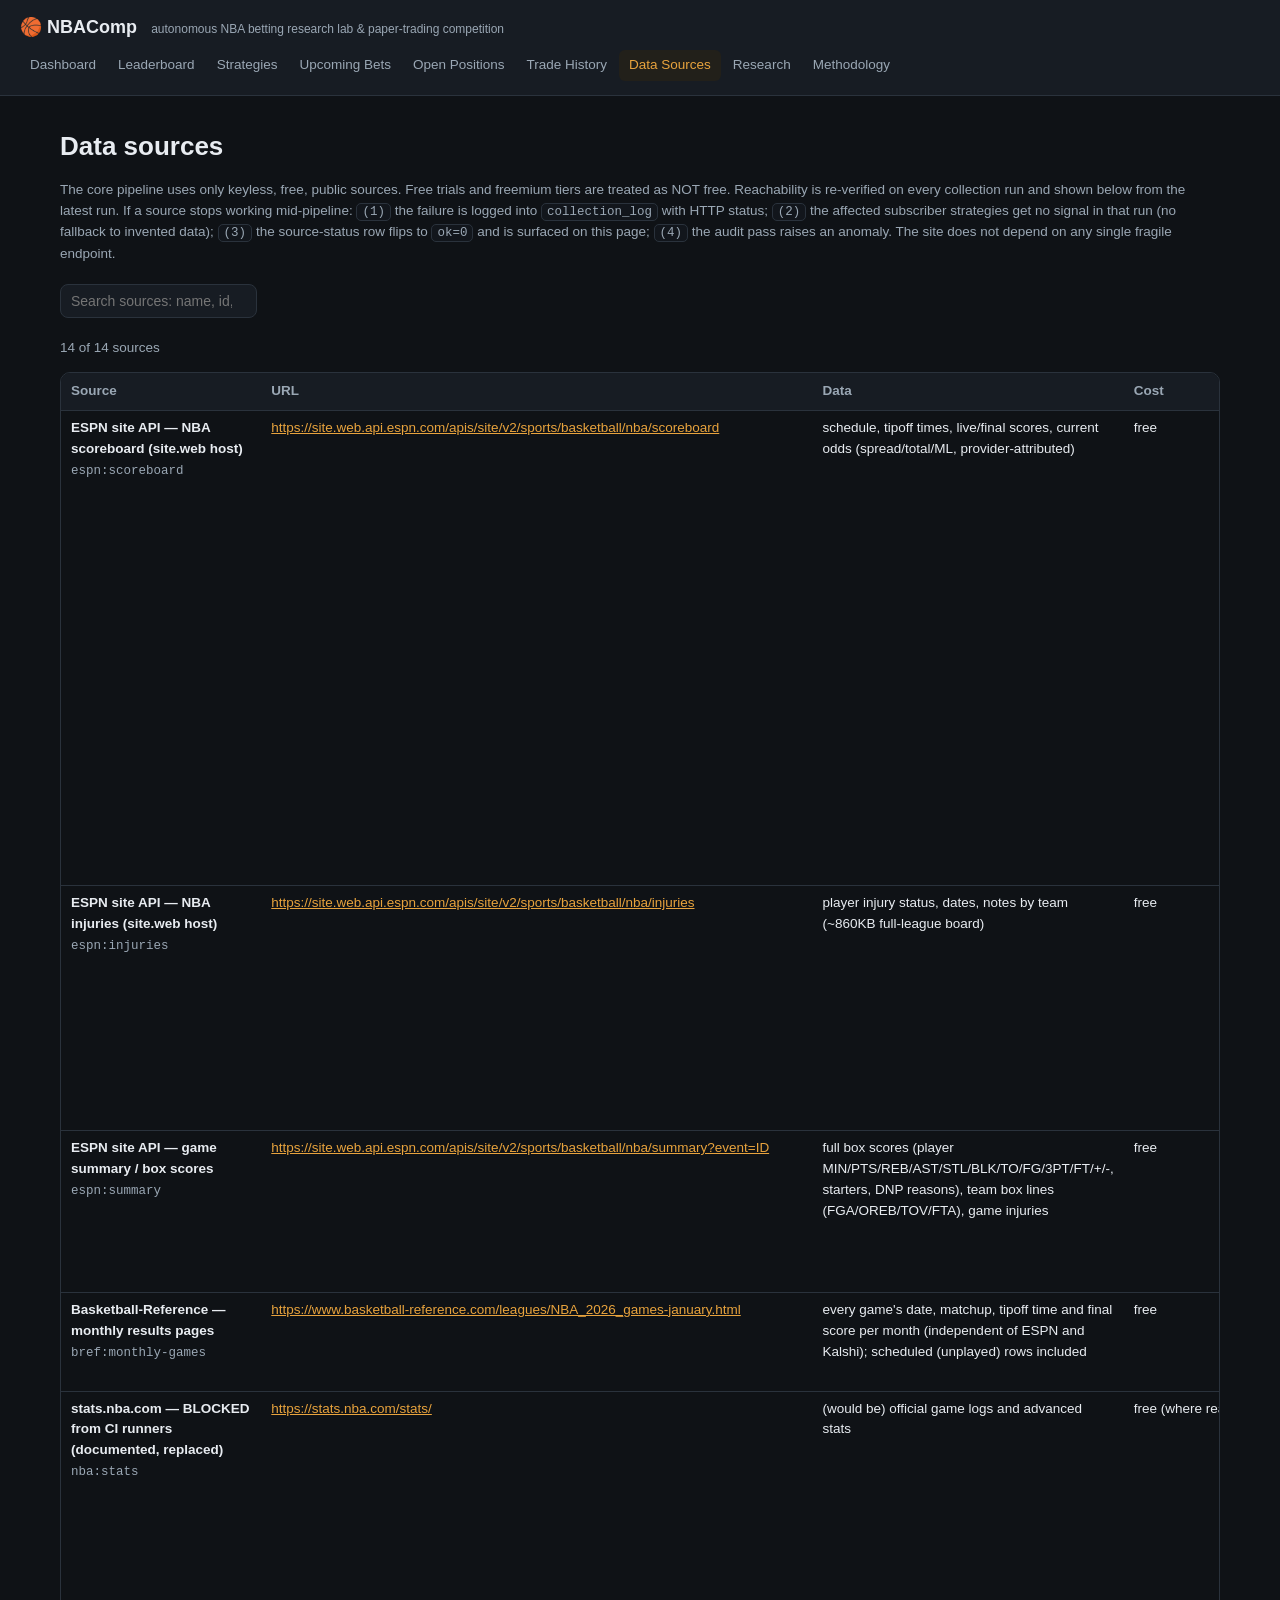
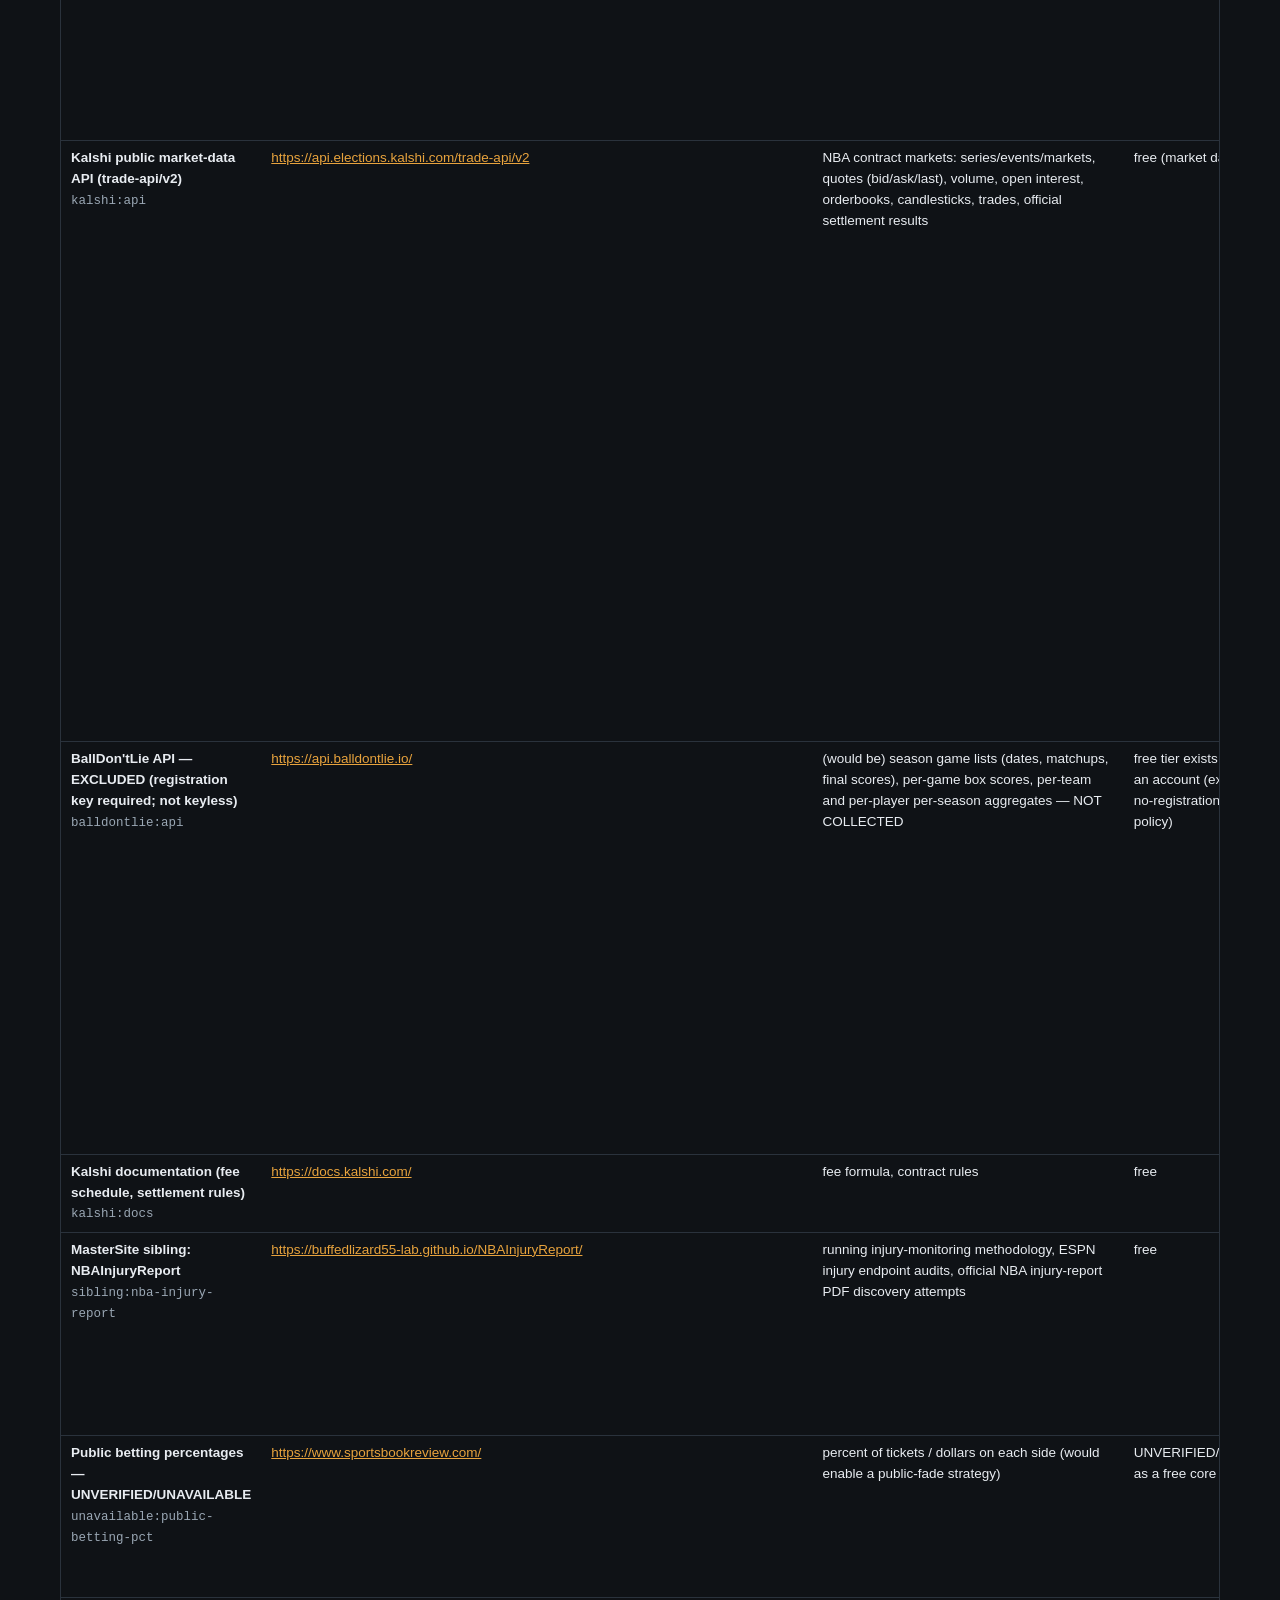
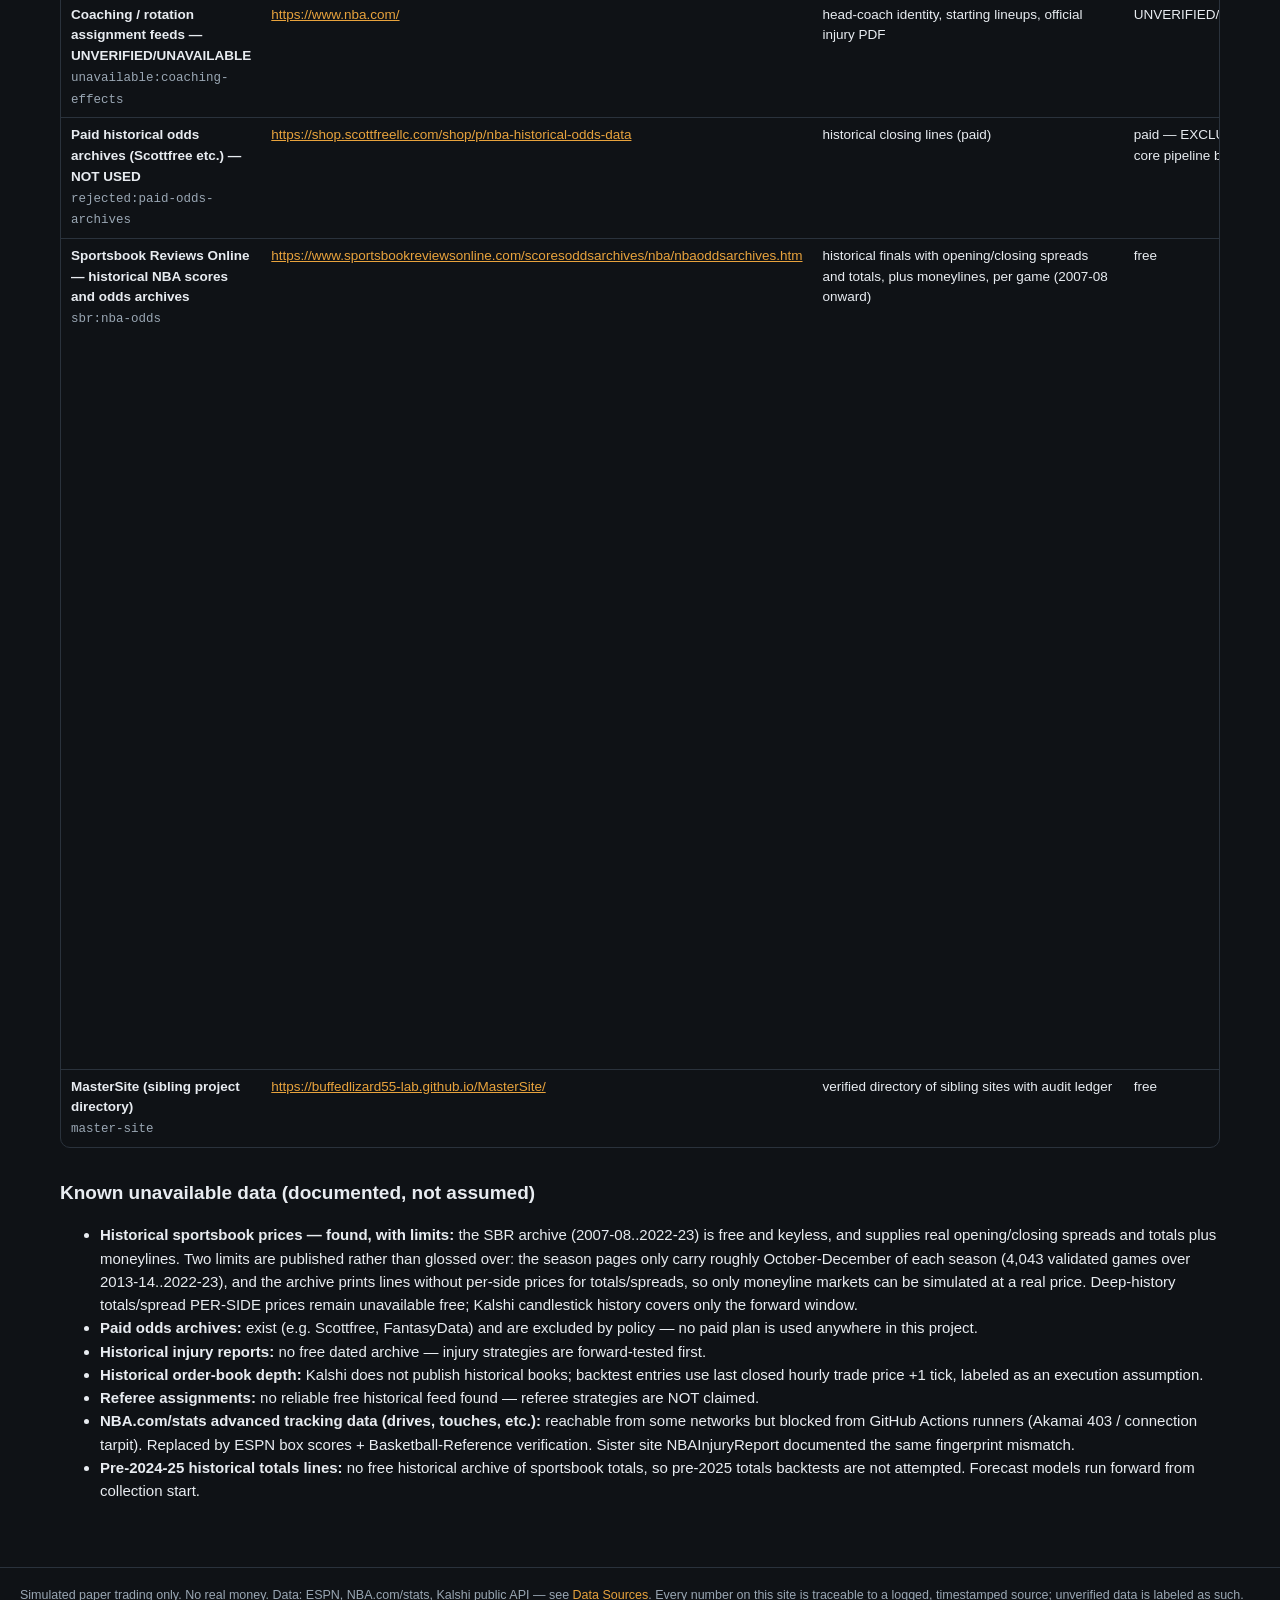
<file: sources.html>
<!DOCTYPE html>
<html lang="en"><head><meta charset="utf-8">
<meta name="viewport" content="width=device-width, initial-scale=1">
<title>Data Sources — NBAComp</title>
<link rel="stylesheet" href="style.css"></head>
<body>
<header><div class="brand"><a href="index.html">🏀 NBAComp</a>
<span class="tag">autonomous NBA betting research lab &amp; paper-trading competition</span></div>
<nav><a href="index.html">Dashboard</a><a href="leaderboard.html">Leaderboard</a><a href="strategies.html">Strategies</a><a href="upcoming.html">Upcoming Bets</a><a href="positions.html">Open Positions</a><a href="history.html">Trade History</a><a href="sources.html" class="active">Data Sources</a><a href="research.html">Research</a><a href="methodology.html">Methodology</a></nav></header>
<main>
<h1>Data sources</h1>
<p class="muted">The core pipeline uses only keyless, free, public sources. Free trials and freemium tiers are
treated as NOT free. Reachability is re-verified on every collection run and shown below from the latest run.
If a source stops working mid-pipeline: <code>(1)</code> the failure is logged into
<code>collection_log</code> with HTTP status; <code>(2)</code> the affected subscriber
strategies get no signal in that run (no fallback to invented data); <code>(3)</code> the source-status row
flips to <code>ok=0</code> and is surfaced on this page; <code>(4)</code> the audit pass raises an anomaly.
The site does not depend on any single fragile endpoint.</p>
<input id="srcq" type="search" placeholder="Search sources: name, id, data type, URL, notes…">
<p id="srccount" class="muted"></p>
<div class='twrap'><table id='srctable' class=''><thead><tr><th>Source</th><th>URL</th><th>Data</th><th>Cost</th><th>Registration</th><th>Paid plan</th><th>Rate limits</th><th>Reliability</th><th>Last verified</th><th>Latest run</th><th>Verification notes</th></tr></thead><tbody><tr><td><b>ESPN site API — NBA scoreboard (site.web host)</b><br><span class='mono small'>espn:scoreboard</span></td><td><a href='https://site.web.api.espn.com/apis/site/v2/sports/basketball/nba/scoreboard' rel='noopener'>https://site.web.api.espn.com/apis/site/v2/sports/basketball/nba/scoreboard</a></td><td>schedule, tipoff times, live/final scores, current odds (spread/total/ML, provider-attributed)</td><td>free</td><td>no</td><td>no</td><td>undocumented; we self-limit to ~1 request/second</td><td>DEGRADED 2026-09-20: 629 consecutive collection failures; BOTH ESPN hosts now Akamai-403 plain-HTTP fingerprints from runner IPs. Collector falls back to Node-fetch transport automatically (runner-verified 200 for the same URLs); Basketball-Reference is the schedule/results backstop.</td><td>2026-09-20</td><td><span class='ok'>OK (200)</span></td><td>RUNNER-VERIFIED 2026-09-20: site.api.espn.com returns Akamai 403 to runner TLS fingerprints (python AND curl); the earlier site.web-200 result no longer reproduces (full collection_log in DB shows the failure run). Collector tries site.web then site.api via urllib, then Node fetch against both hosts; the winning transport is recorded per fetch in source_status.detail. The block pattern was also documented by sibling project NBAInjuryReport.</td></tr><tr><td><b>ESPN site API — NBA injuries (site.web host)</b><br><span class='mono small'>espn:injuries</span></td><td><a href='https://site.web.api.espn.com/apis/site/v2/sports/basketball/nba/injuries' rel='noopener'>https://site.web.api.espn.com/apis/site/v2/sports/basketball/nba/injuries</a></td><td>player injury status, dates, notes by team (~860KB full-league board)</td><td>free</td><td>no</td><td>no</td><td>undocumented; self-limited</td><td>medium-high; ESPN is NOT official league confirmation (marked on every use). Shares the scoreboard transport path (urllib -&gt; Node-fetch fallback).</td><td>2026-09-20</td><td><span class='ok'>OK (200)</span></td><td>RUNNER-VERIFIED 2026-09-20: HTTP 200, 859,816-byte payload. (Sibling project audit observed 75 rows / 27 team blocks on 2026-09-19.) Later the same day both ESPN hosts began 403ing runner fingerprints; Node-fetch fallback added.</td></tr><tr><td><b>ESPN site API — game summary / box scores</b><br><span class='mono small'>espn:summary</span></td><td><a href='https://site.web.api.espn.com/apis/site/v2/sports/basketball/nba/summary?event=ID' rel='noopener'>https://site.web.api.espn.com/apis/site/v2/sports/basketball/nba/summary?event=ID</a></td><td>full box scores (player MIN/PTS/REB/AST/STL/BLK/TO/FG/3PT/FT/+/-, starters, DNP reasons), team box lines (FGA/OREB/TOV/FTA), game injuries</td><td>free</td><td>no</td><td>no</td><td>undocumented; self-limited ~1.2 rps</td><td>high when reachable; shares the scoreboard transport path (urllib -&gt; Node-fetch fallback)</td><td>2026-09-20</td><td><span class='ok'>OK (200)</span></td><td>RUNNER-VERIFIED 2026-09-20: HTTP 200 with boxscore=True athletes=True injuries=True for a historical game; parser pinned to the verified payload shape by unit test.</td></tr><tr><td><b>Basketball-Reference — monthly results pages</b><br><span class='mono small'>bref:monthly-games</span></td><td><a href='https://www.basketball-reference.com/leagues/NBA_2026_games-january.html' rel='noopener'>https://www.basketball-reference.com/leagues/NBA_2026_games-january.html</a></td><td>every game's date, matchup, tipoff time and final score per month (independent of ESPN and Kalshi); scheduled (unplayed) rows included</td><td>free</td><td>no</td><td>no</td><td>site asks ~1 request/second compliance; we respect it</td><td>high</td><td>2026-09-20</td><td><span class='ok'>OK (200)</span></td><td>RUNNER-VERIFIED 2026-09-20: HTTP 200 (268KB page). Reachability re-checked every collection run.</td></tr><tr><td><b>stats.nba.com — BLOCKED from CI runners (documented, replaced)</b><br><span class='mono small'>nba:stats</span></td><td><a href='https://stats.nba.com/stats/' rel='noopener'>https://stats.nba.com/stats/</a></td><td>(would be) official game logs and advanced stats</td><td>free (where reachable)</td><td>no</td><td>no</td><td>n/a</td><td>UNUSABLE HERE: runner probes 2026-09-20 show read-timeouts (urllib, curl AND Node fetch) — connection tarpitted from GitHub-hosted runner IPs; data.nba.net also dead; cdn.nba.com liveData 403 (Akamai).</td><td>2026-09-20</td><td><span class='muted'>checked at collection time</span></td><td>Documented honestly and engineered around: ESPN summary box scores provide the same fields we actually modeled on (team possessions inputs, player logs); Basketball-Reference + Kalshi settlements provide independent verification. If a future environment can reach stats.nba.com, the collectors in nbacomp/sources/nba.py are ready.</td></tr><tr><td><b>Kalshi public market-data API (trade-api/v2)</b><br><span class='mono small'>kalshi:api</span></td><td><a href='https://api.elections.kalshi.com/trade-api/v2' rel='noopener'>https://api.elections.kalshi.com/trade-api/v2</a></td><td>NBA contract markets: series/events/markets, quotes (bid/ask/last), volume, open interest, orderbooks, candlesticks, trades, official settlement results</td><td>free (market data)</td><td>no</td><td>no</td><td>basic tier ~10 rps documented; we self-limit to ~3 rps</td><td>high</td><td>2026-09-20</td><td><span class='ok'>OK (200)</span></td><td>RUNNER-VERIFIED 2026-09-20: keyless 200s; series confirmed to exist: KXNBAGAME, KXNBASPREAD, KXNBATOTAL, KXNBA1H, KXNBAPTS, KXNBAREB, KXNBAAST, KXNBAPRA, KXNBASTL, KXNBABLK, KXNBAMVP (KXNBAPOINT/KXNBATHREES/KXNBATO/KXNBADD do not exist). Opening-night 2026-10-20 game-winner markets already listed. Verified payload shapes (live, pinned by unit test): KXNBAGAME lists ONE market per team (ticker ...{EVENT}-{TEAM}, title '{Team} wins', yes_sub_title='{Team}'); all quotes are DOLLAR STRINGS (yes_bid_dollars '0.5400' etc, volume_fp/open_interest_fp in contracts); orderbooks nest under orderbook_fp.yes_dollars/no_dollars as ASCENDING [price,size] dollar-string pairs; candlesticks require market_tickers+period_interval (seconds, NOT ms) and return {markets:[{market_ticker, candlesticks:[{end_period_ts, price:{open/high/low/close/mean/previous_dollars}, volume_fp, yes_bid/yes_ask OHLC}]}]}. Caveats: /markets?series+status=settled returns 0 rows; settled history is walked via /events?series_ticker=S&amp;status=settled cursor pagination. Settled event rows expose title ('Game 5: New York at San Antonio') and sub_title ('NYK at SAS (Jun 13)') but NOT ticker/close_time keys — event identity is the event_ticker field whose encoding carries the ET game date and team abbrevs.</td></tr><tr><td><b>BallDon'tLie API — EXCLUDED (registration key required; not keyless)</b><br><span class='mono small'>balldontlie:api</span></td><td><a href='https://api.balldontlie.io/' rel='noopener'>https://api.balldontlie.io/</a></td><td>(would be) season game lists (dates, matchups, final scores), per-game box scores, per-team and per-player per-season aggregates — NOT COLLECTED</td><td>free tier exists but requires an account (excluded by the no-registration/keyless-only policy)</td><td>yes</td><td>no</td><td>n/a — excluded</td><td>untested — excluded on access-method grounds before any data was read; zero rows from this source exist in the database (verified 2026-09-21)</td><td>2026-09-21</td><td><span class='bad'>boxscore-walk seasons[]=2020 p=1</span></td><td>Evaluated 2026-09-21 as a deep-history box-score channel and independent score cross-check while the ESPN per-game walk was measured at ~2 weeks to reach 2023-24. RUNNER-VERIFIED the same day (collect-and-build CI run 35561731651): the legacy keyless base www.balldontlie.io/api/v1 returns HTTP 404 on every endpoint (bdlt-season-games, bdlt-boxscores, bdlt-season-stats all 404 on season 2020 page 1), and the service's current API (api.balldontlie.io) requires a registered API key sent in the Authorization header — free tier, but signup-bound, which is NOT keyless. Excluded immediately under the free-keyless-only data policy; collectors are gated (they log 'skipped', never request). Verified zero balldontlie-sourced rows in local and CI databases (2026-09-21) — nothing to purge. The deep-history box-score gap remains open: the ESPN per-game walk is the primary channel, bref:monthly-games remains the independent score cross-check.</td></tr><tr><td><b>Kalshi documentation (fee schedule, settlement rules)</b><br><span class='mono small'>kalshi:docs</span></td><td><a href='https://docs.kalshi.com/' rel='noopener'>https://docs.kalshi.com/</a></td><td>fee formula, contract rules</td><td>free</td><td>no</td><td>no</td><td>n/a</td><td>high</td><td>2026-09-20</td><td><span class='ok'>OK (200)</span></td><td>Fee formula 0.07·C·P·(1−P) implemented in nbacomp/util.py with unit test.</td></tr><tr><td><b>MasterSite sibling: NBAInjuryReport</b><br><span class='mono small'>sibling:nba-injury-report</span></td><td><a href='https://buffedlizard55-lab.github.io/NBAInjuryReport/' rel='noopener'>https://buffedlizard55-lab.github.io/NBAInjuryReport/</a></td><td>running injury-monitoring methodology, ESPN injury endpoint audits, official NBA injury-report PDF discovery attempts</td><td>free</td><td>no</td><td>no</td><td>n/a (their data, not piped)</td><td>high as a meta-audit; their findings (ESPN 403 episodes, official-report 404) are incorporated as documented facts</td><td>2026-09-20</td><td><span class='muted'>checked at collection time</span></td><td>README + AUDIT.md read 2026-09-20 via GitHub API during build.</td></tr><tr><td><b>Public betting percentages — UNVERIFIED/UNAVAILABLE</b><br><span class='mono small'>unavailable:public-betting-pct</span></td><td><a href='https://www.sportsbookreview.com/' rel='noopener'>https://www.sportsbookreview.com/</a></td><td>percent of tickets / dollars on each side (would enable a public-fade strategy)</td><td>UNVERIFIED/UNAVAILABLE as a free core source</td><td>yes</td><td>no</td><td>n/a</td><td>not used; a public-fade strategy is not registered because the input cannot be verified</td><td>2026-09-22</td><td><span class='muted'>checked at collection time</span></td><td>Searched for a keyless public-% feed (SBR consensus, ESPN, Kalshi). None is available without registration or scraping that would violate the keyless/free policy. Marked UNAVAILABLE rather than faked.</td></tr><tr><td><b>Coaching / rotation assignment feeds — UNVERIFIED/UNAVAILABLE</b><br><span class='mono small'>unavailable:coaching-effects</span></td><td><a href='https://www.nba.com/' rel='noopener'>https://www.nba.com/</a></td><td>head-coach identity, starting lineups, official injury PDF</td><td>UNVERIFIED/UNAVAILABLE</td><td>no</td><td>no</td><td>n/a</td><td>not used</td><td>2026-09-22</td><td><span class='muted'>checked at collection time</span></td><td>No keyless timestamped coaching or starting-lineup feed was verified. NBA-019 remains parked pending a source.</td></tr><tr><td><b>Paid historical odds archives (Scottfree etc.) — NOT USED</b><br><span class='mono small'>rejected:paid-odds-archives</span></td><td><a href='https://shop.scottfreellc.com/shop/p/nba-historical-odds-data' rel='noopener'>https://shop.scottfreellc.com/shop/p/nba-historical-odds-data</a></td><td>historical closing lines (paid)</td><td>paid — EXCLUDED from core pipeline by policy</td><td>yes</td><td>yes</td><td>n/a</td><td>not evaluated (not purchased)</td><td>2026-09-20</td><td><span class='muted'>checked at collection time</span></td><td>Documented as the known limitation it is: without paid archives, historical sportsbook totals/spread prices are unavailable free; Kalshi candlesticks + forward collection are our honest substitutes.</td></tr><tr><td><b>Sportsbook Reviews Online — historical NBA scores and odds archives</b><br><span class='mono small'>sbr:nba-odds</span></td><td><a href='https://www.sportsbookreviewsonline.com/scoresoddsarchives/nba/nbaoddsarchives.htm' rel='noopener'>https://www.sportsbookreviewsonline.com/scoresoddsarchives/nba/nbaoddsarchives.htm</a></td><td>historical finals with opening/closing spreads and totals, plus moneylines, per game (2007-08 onward)</td><td>free</td><td>no</td><td>no</td><td>undocumented; we fetch one page per season, once</td><td>MEDIUM by inspection: hand-maintained HTML whose column meaning shifts between games. Rows are accepted only when they pass structural + numeric cross-checks (V/H pairing with consecutive rot numbers, quarters summing to printed finals, two total-shaped and two spread-shaped line values, plausible open-&gt;close moves, spread-vs-moneyline agreement); rejects are counted and published. Measured reject rate ~15-20% of games; those are NOT stored and NOT guessed at.</td><td>2026-09-21</td><td><span class='ok'>OK (200)</span></td><td>RUNNER-VERIFIED 2026-09-21 (HTTP 200, 257KB season page; 452 of 546 games on the 2022-23 page passed every check and were stored; examples of rejected games are in the sbr-rows-rejected anomalies). The printed spread SIGN was proven untrustworthy (the archive prints a positive magnitude whichever team is favoured), so the sign is taken from the moneyline instead. Cross-verification against our own ESPN/BRef finals is queued as an audit check.</td></tr><tr><td><b>MasterSite (sibling project directory)</b><br><span class='mono small'>master-site</span></td><td><a href='https://buffedlizard55-lab.github.io/MasterSite/' rel='noopener'>https://buffedlizard55-lab.github.io/MasterSite/</a></td><td>verified directory of sibling sites with audit ledger</td><td>free</td><td>no</td><td>no</td><td>n/a</td><td>high (API-verified directory)</td><td>2026-09-20</td><td><span class='muted'>checked at collection time</span></td><td>Reviewed 2026-09-20 (live site + repo APIs). Findings recorded in the research log (R-001).</td></tr></tbody></table></div>

<script>
(function(){
  const inp = document.getElementById('srcq');
  const rows = [...document.querySelectorAll('#srctable tbody tr')];
  const cnt = document.getElementById('srccount');
  function apply() {
    const q = inp.value.trim().toLowerCase();
    let n = 0;
    rows.forEach(tr => {
      const ok = !q || tr.textContent.toLowerCase().includes(q);
      tr.style.display = ok ? '' : 'none';
      if (ok) n++;
    });
    cnt.textContent = n + ' of ' + rows.length + ' sources';
  }
  inp.addEventListener('input', apply);
  apply();
})();
</script>
<h2>Known unavailable data (documented, not assumed)</h2>
<ul>
<li><b>Historical sportsbook prices — found, with limits:</b> the SBR archive (2007-08..2022-23) is free and
keyless, and supplies real opening/closing spreads and totals plus moneylines. Two limits are published rather
than glossed over: the season pages only carry roughly October-December of each season (4,043 validated games
over 2013-14..2022-23), and the archive prints lines without per-side prices for totals/spreads, so only
moneyline markets can be simulated at a real price. Deep-history totals/spread PER-SIDE prices remain
unavailable free; Kalshi candlestick history covers only the forward window.</li>
<li><b>Paid odds archives:</b> exist (e.g. Scottfree, FantasyData) and are excluded by policy — no paid plan
is used anywhere in this project.</li>
<li><b>Historical injury reports:</b> no free dated archive — injury strategies are forward-tested first.</li>
<li><b>Historical order-book depth:</b> Kalshi does not publish historical books; backtest entries use last
closed hourly trade price +1 tick, labeled as an execution assumption.</li>
<li><b>Referee assignments:</b> no reliable free historical feed found — referee strategies are NOT claimed.</li>
<li><b>NBA.com/stats advanced tracking data (drives, touches, etc.):</b> reachable from some networks but
blocked from GitHub Actions runners (Akamai 403 / connection tarpit). Replaced by ESPN box scores + Basketball-Reference
verification. Sister site NBAInjuryReport documented the same fingerprint mismatch.</li>
<li><b>Pre-2024-25 historical totals lines:</b> no free historical archive of sportsbook totals, so pre-2025
totals backtests are not attempted. Forecast models run forward from collection start.</li>
</ul>
</main>
<footer>Simulated paper trading only. No real money. Data: ESPN, NBA.com/stats, Kalshi public API —
see <a href="sources.html">Data Sources</a>. Every number on this site is traceable to a logged,
timestamped source; unverified data is labeled as such.</footer>
</body></html>
</file>
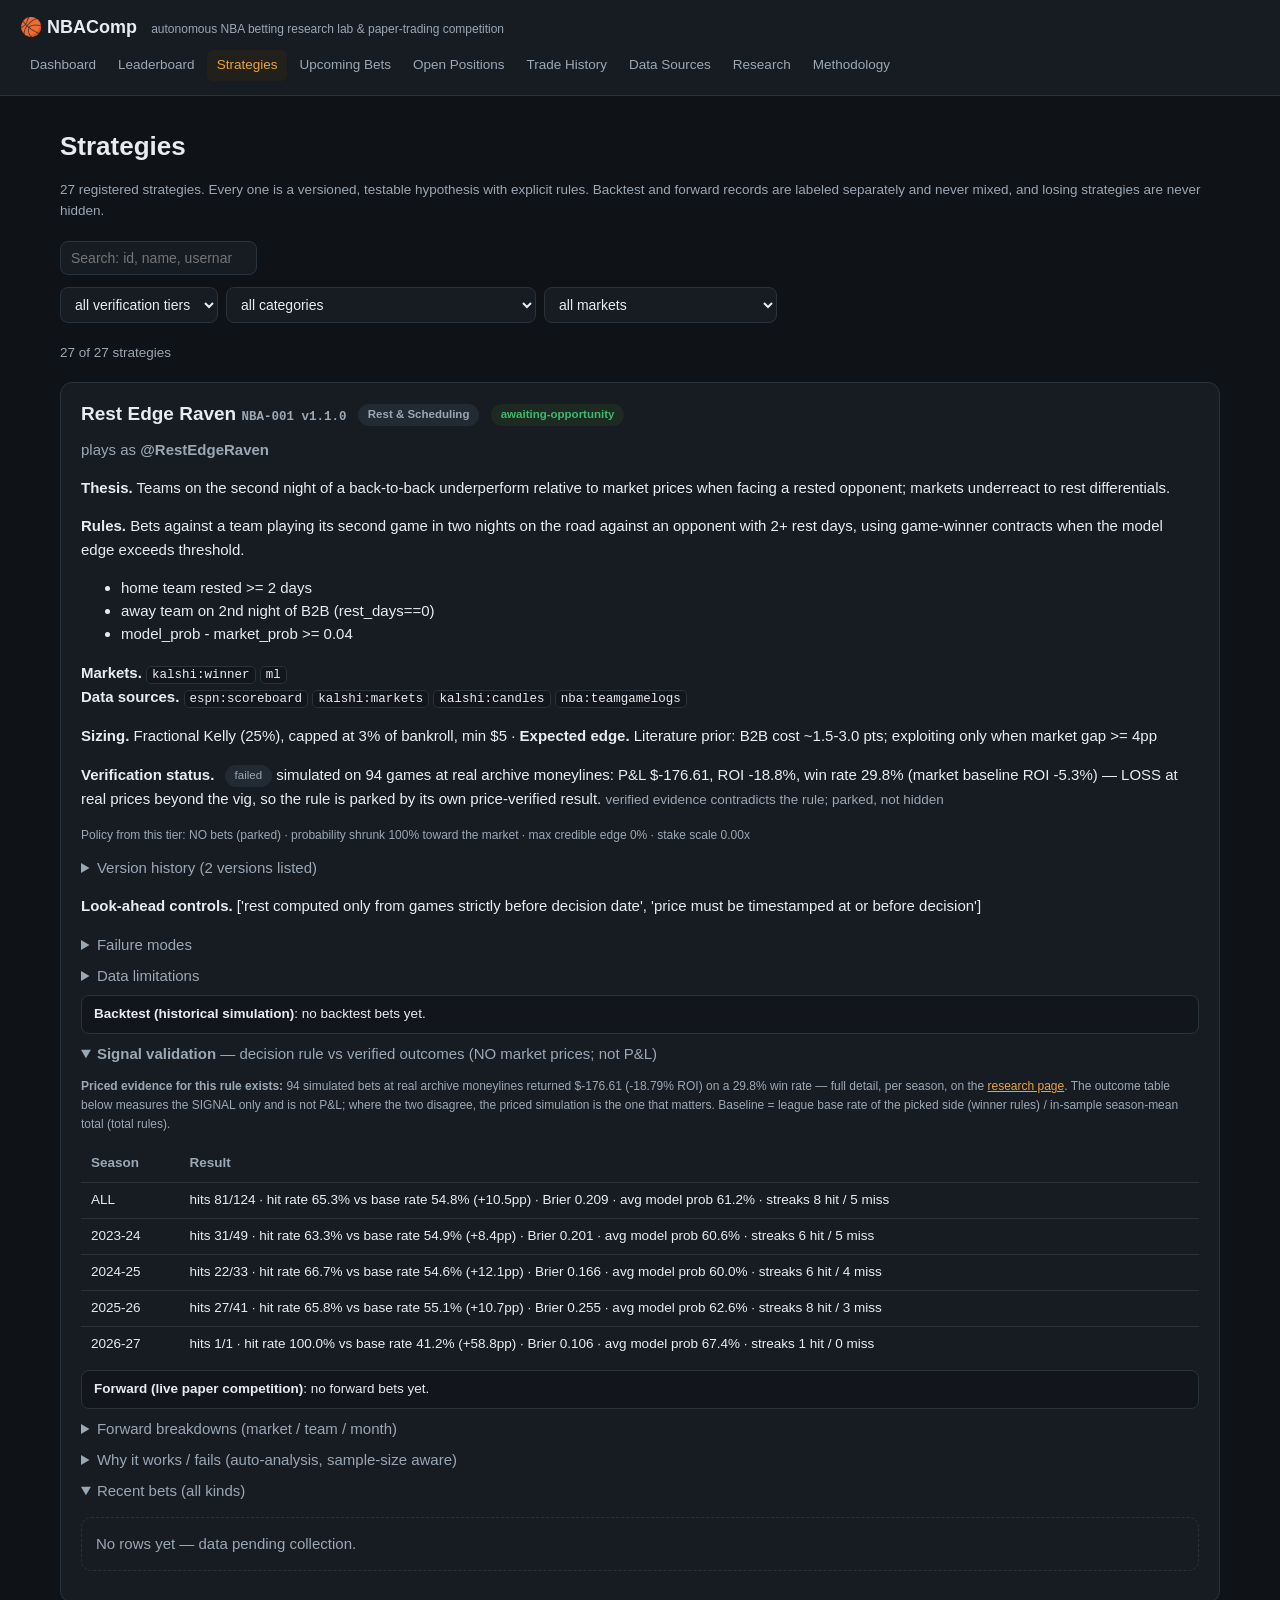
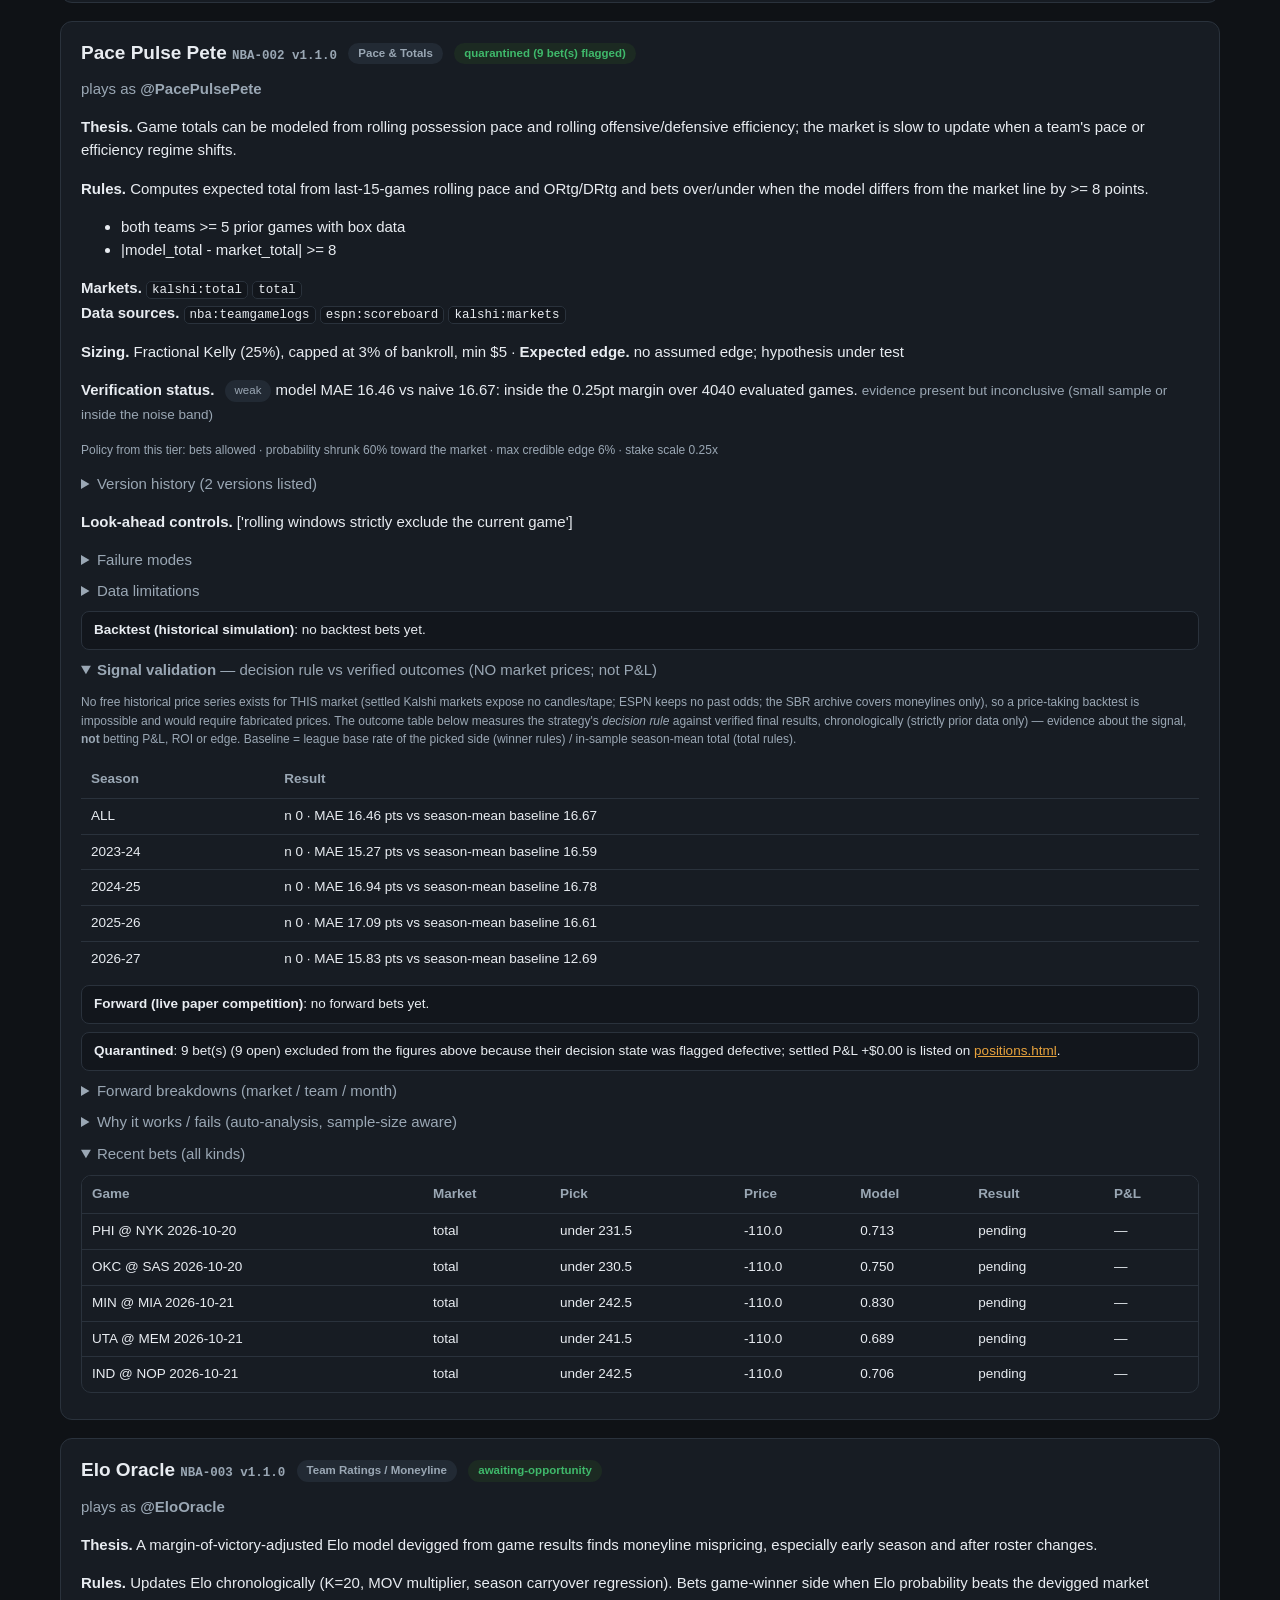
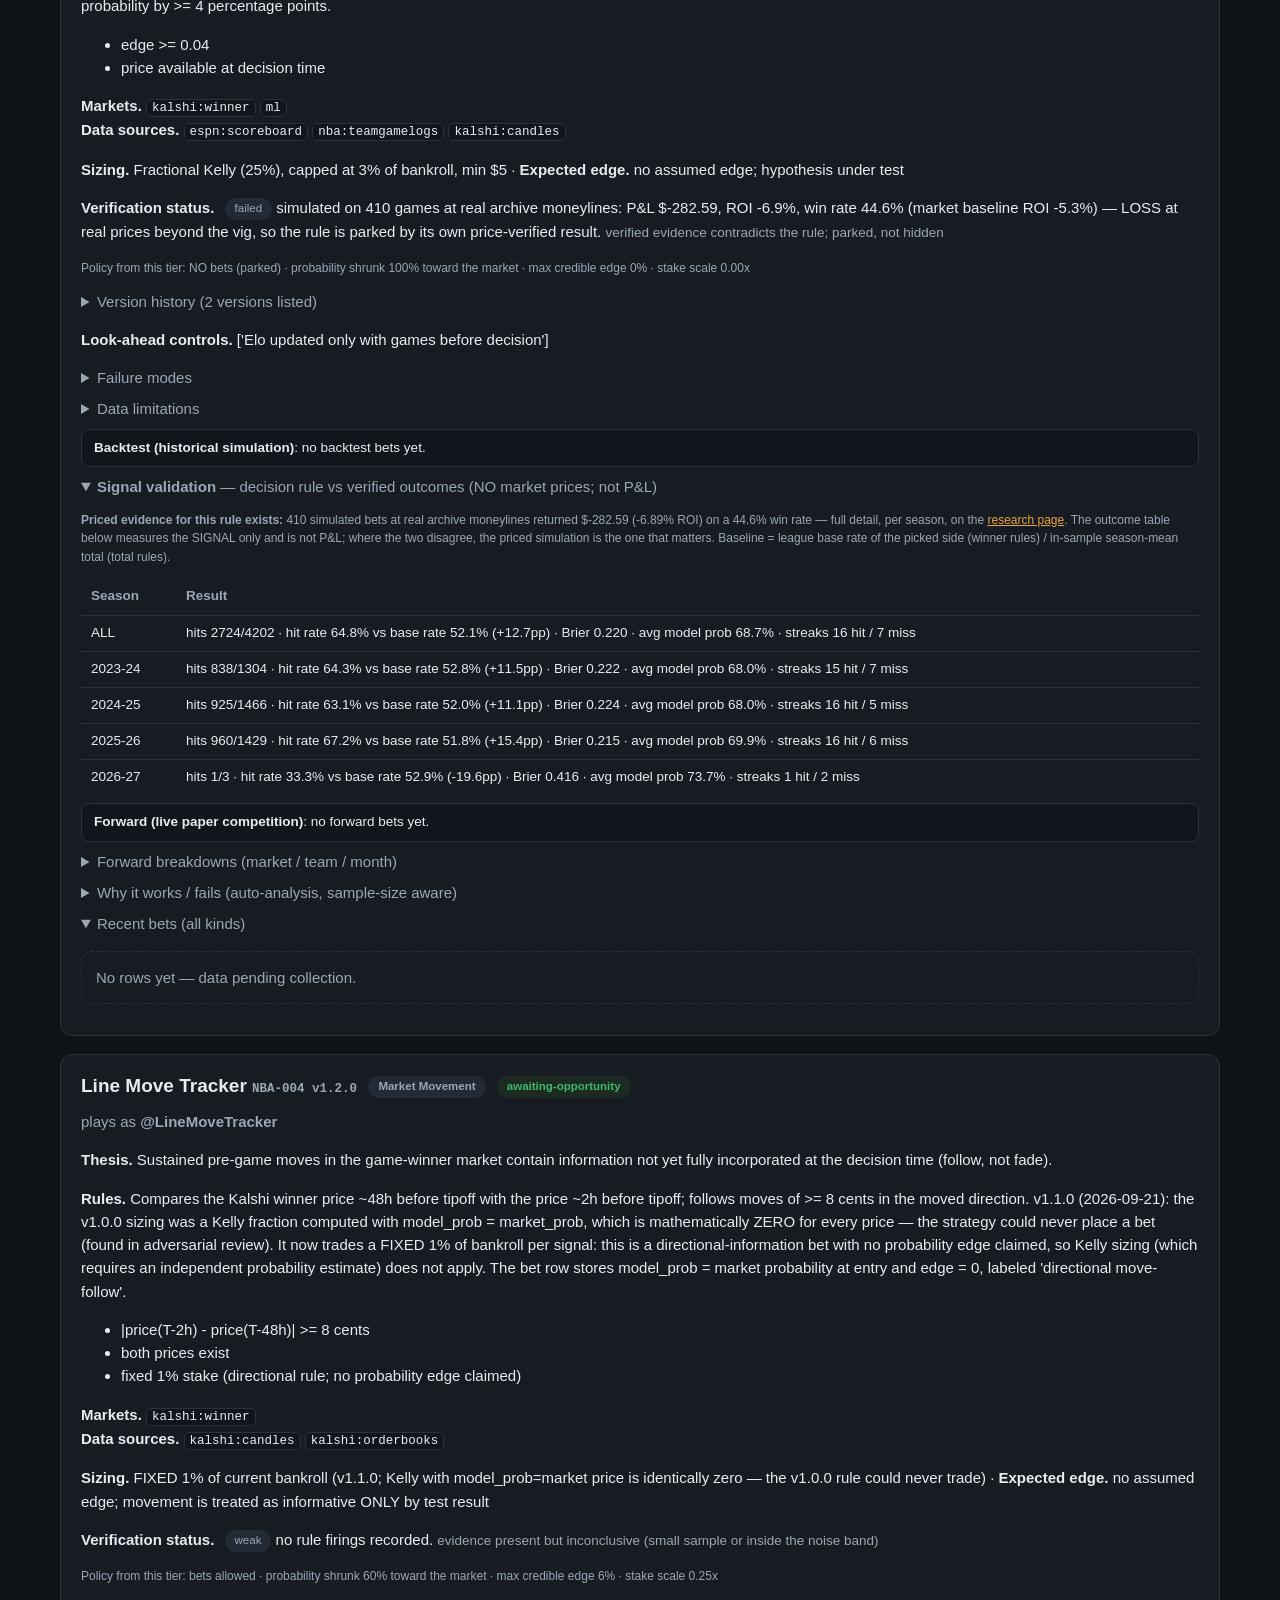
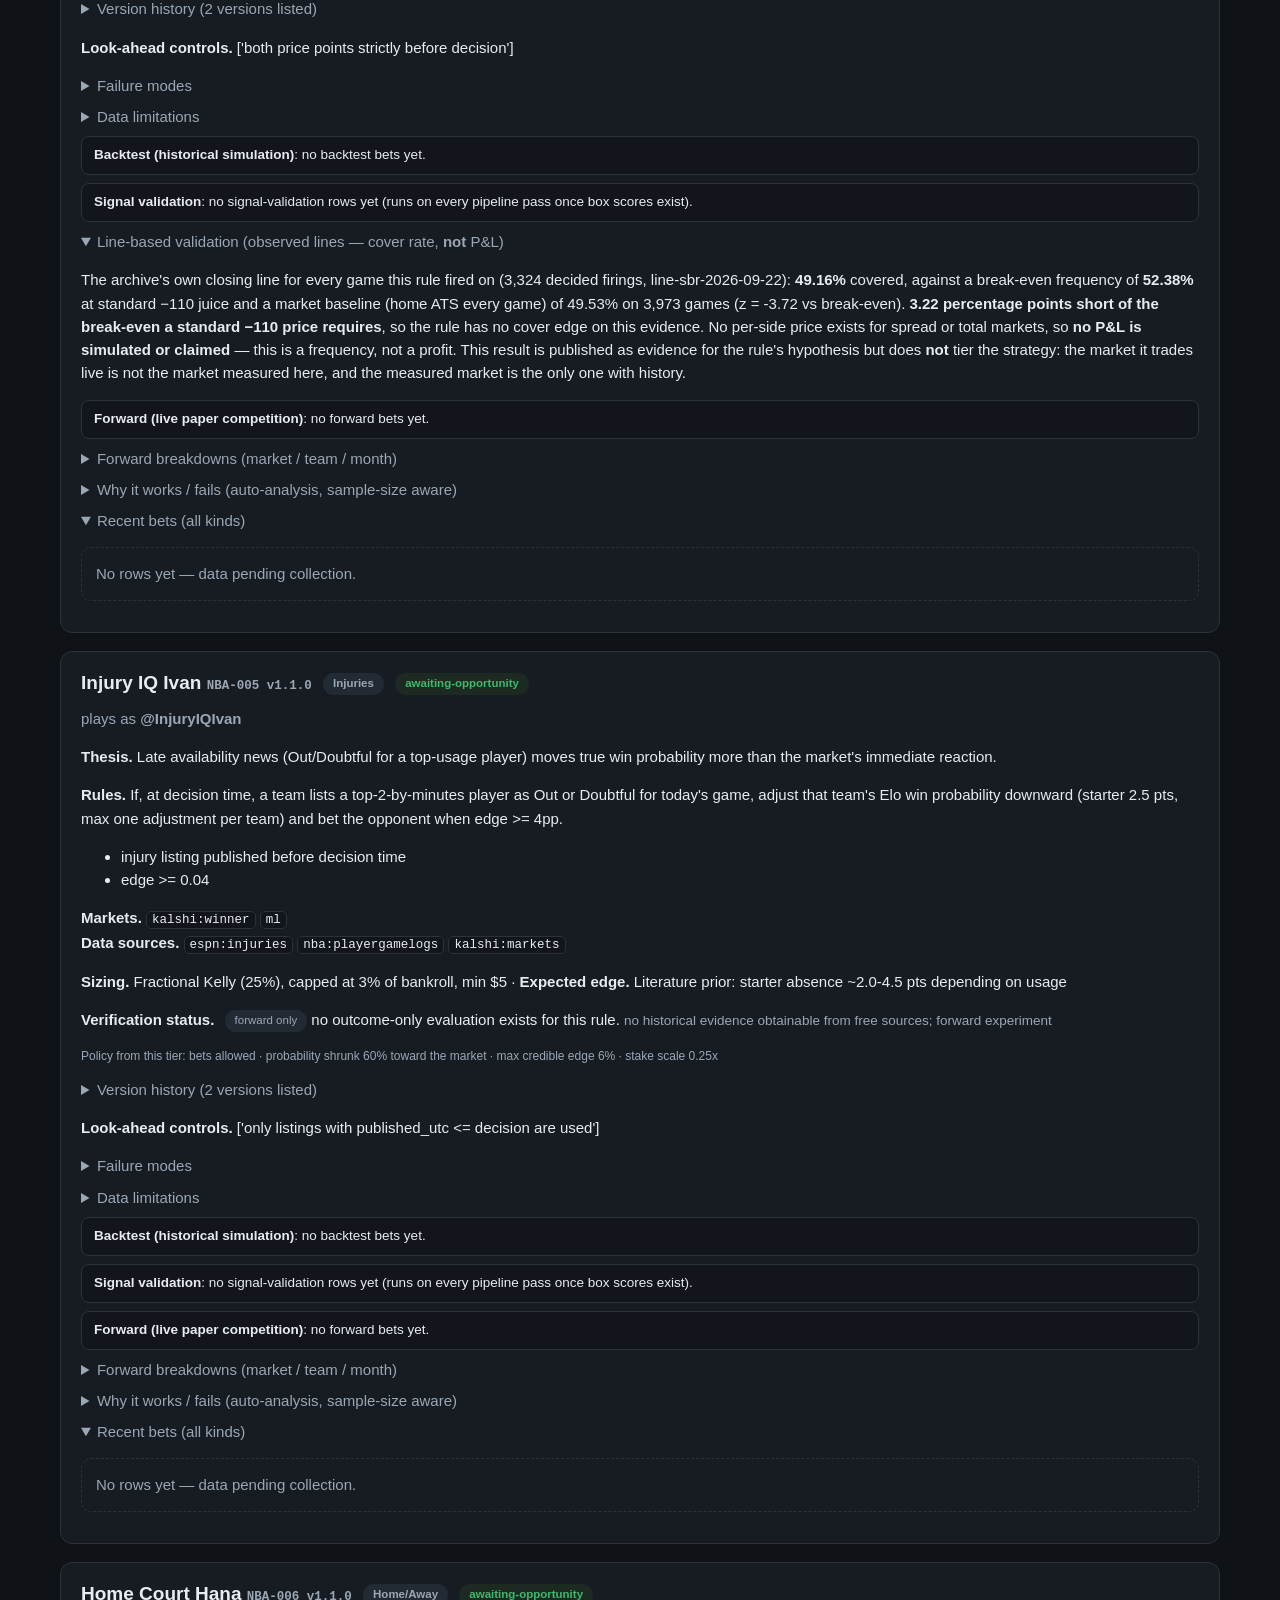
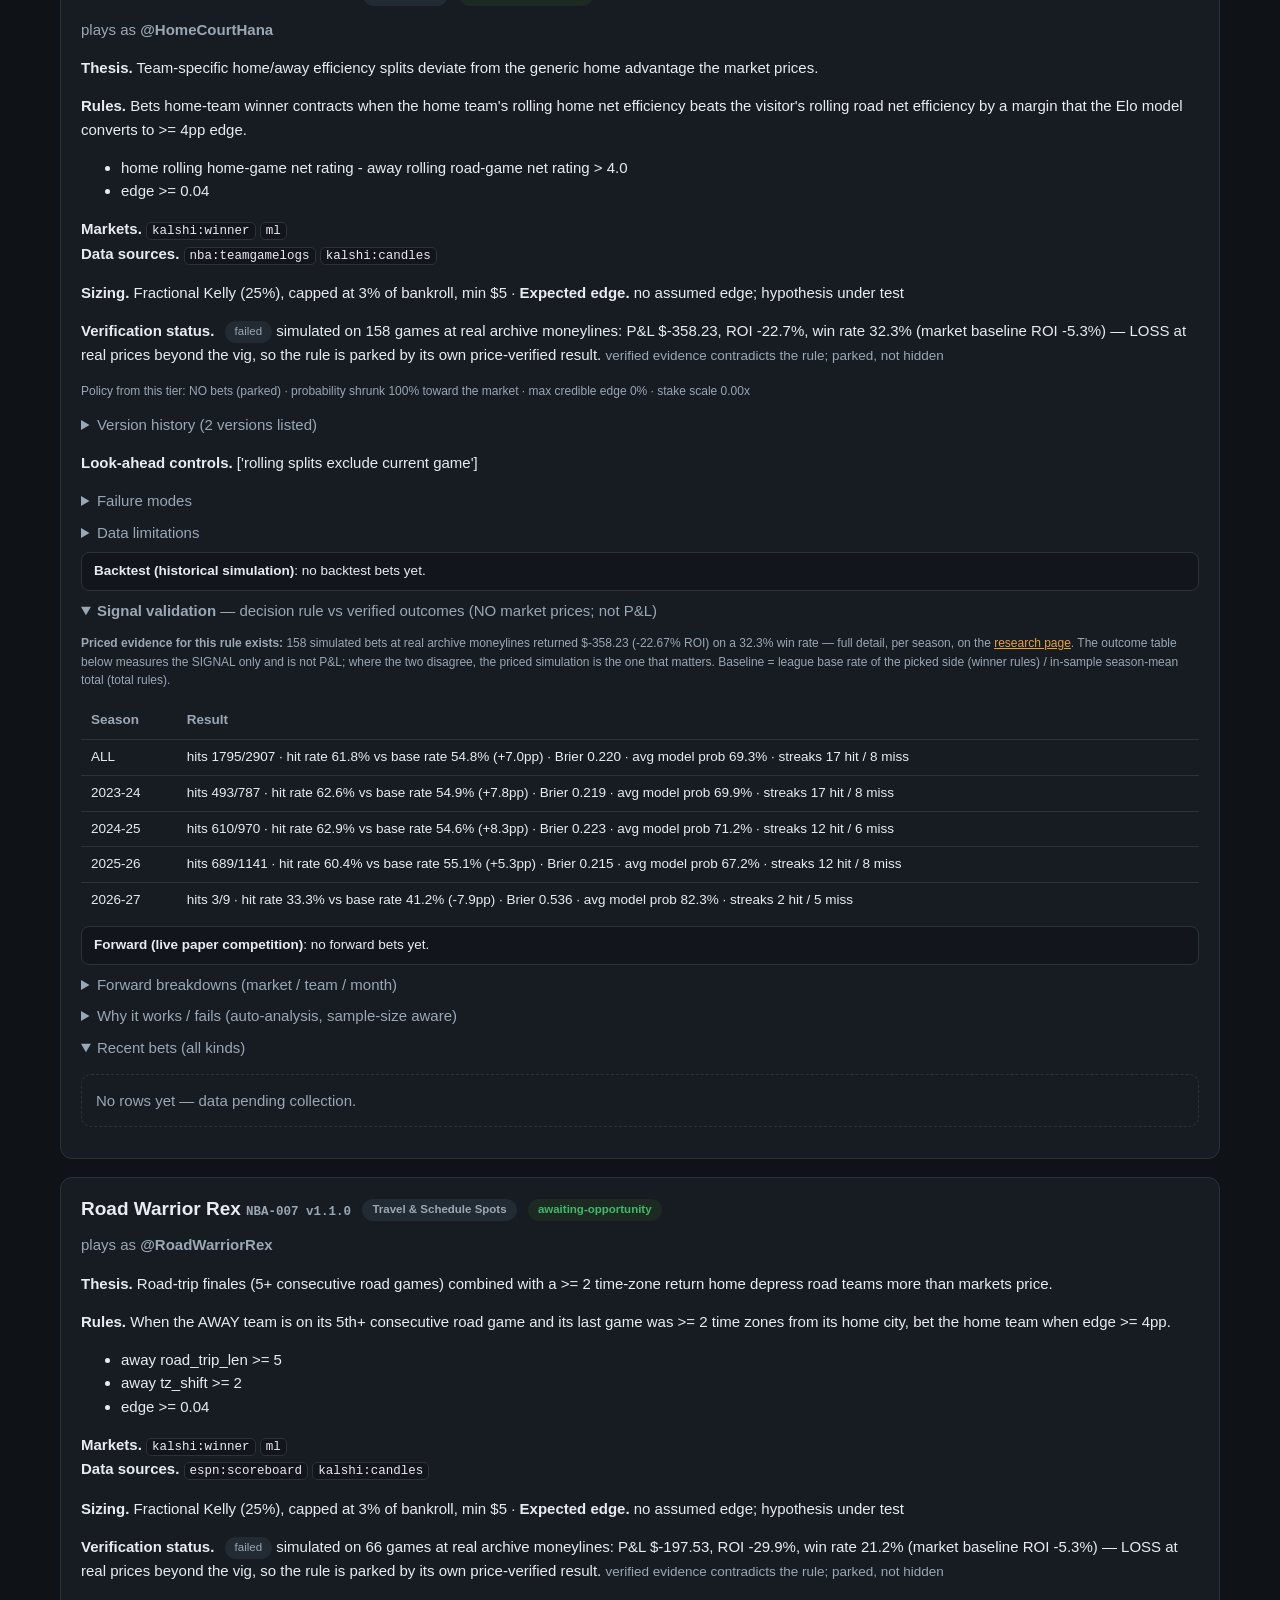
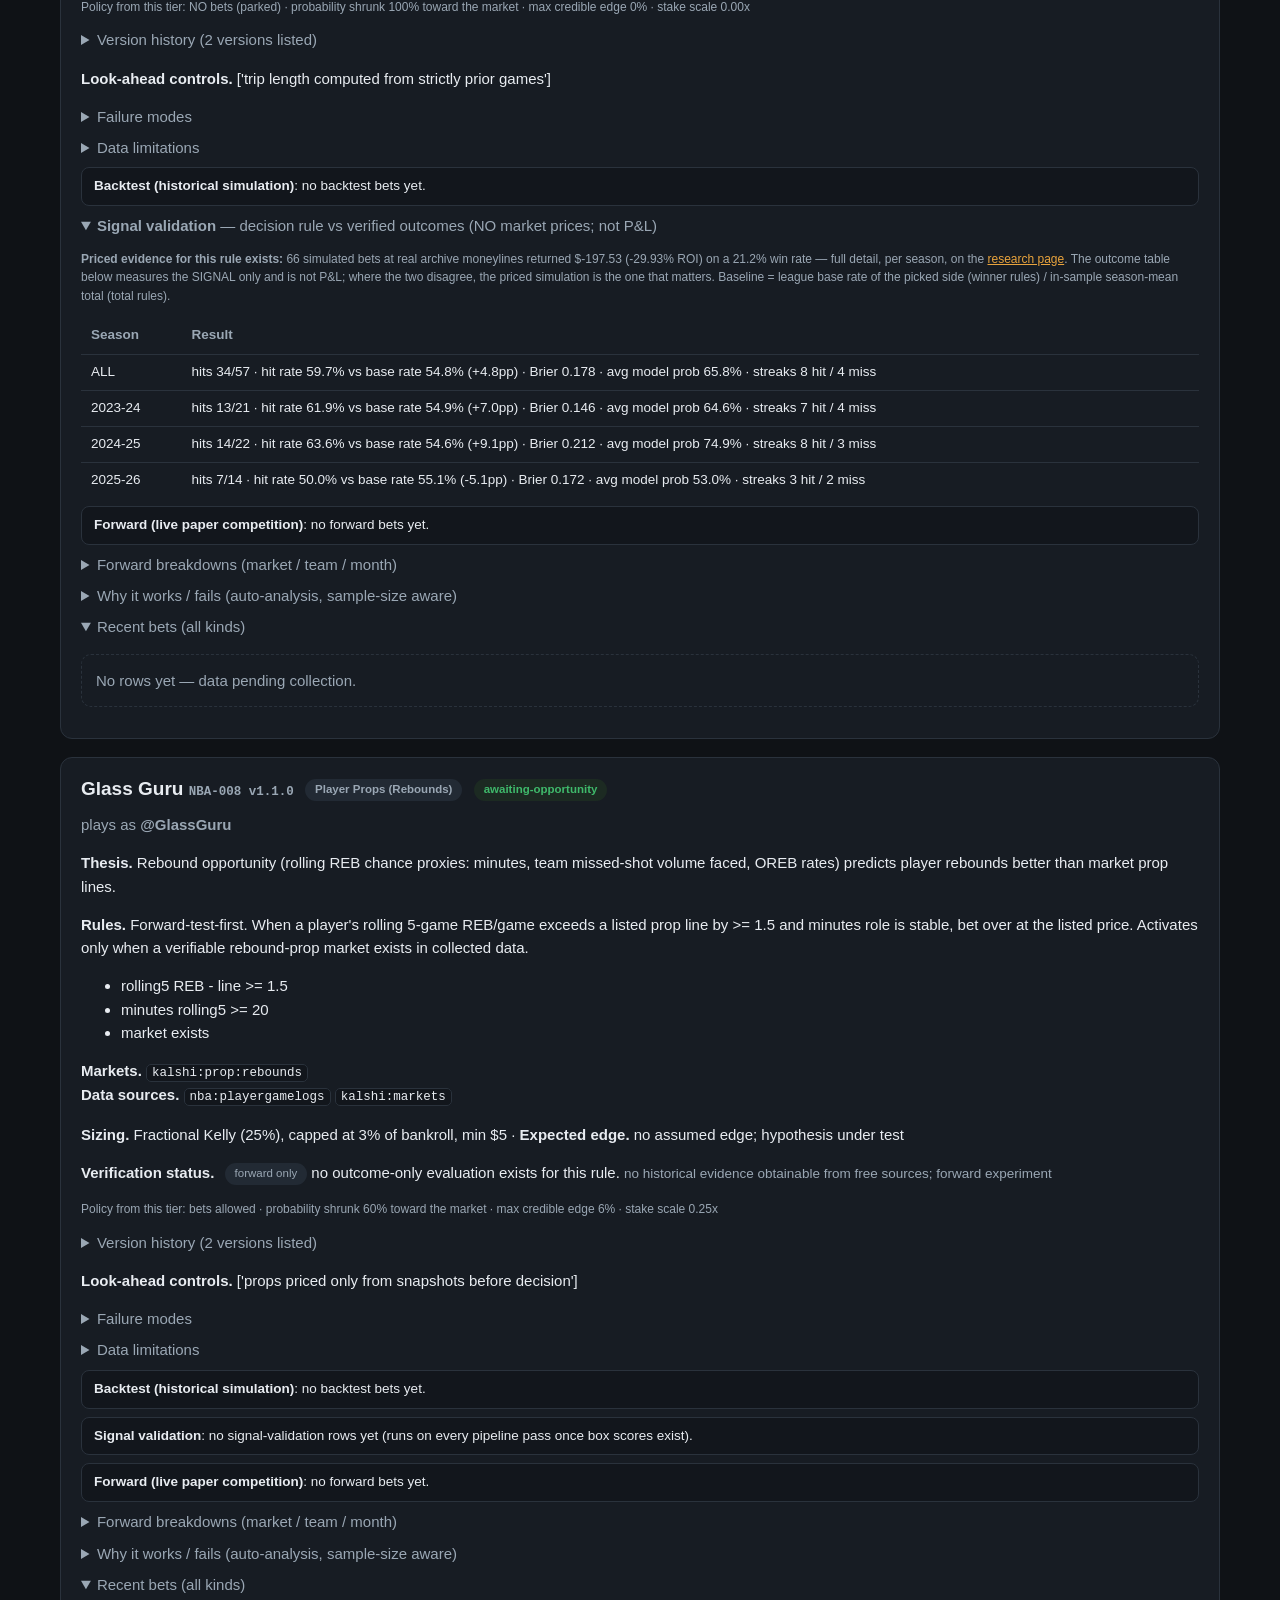
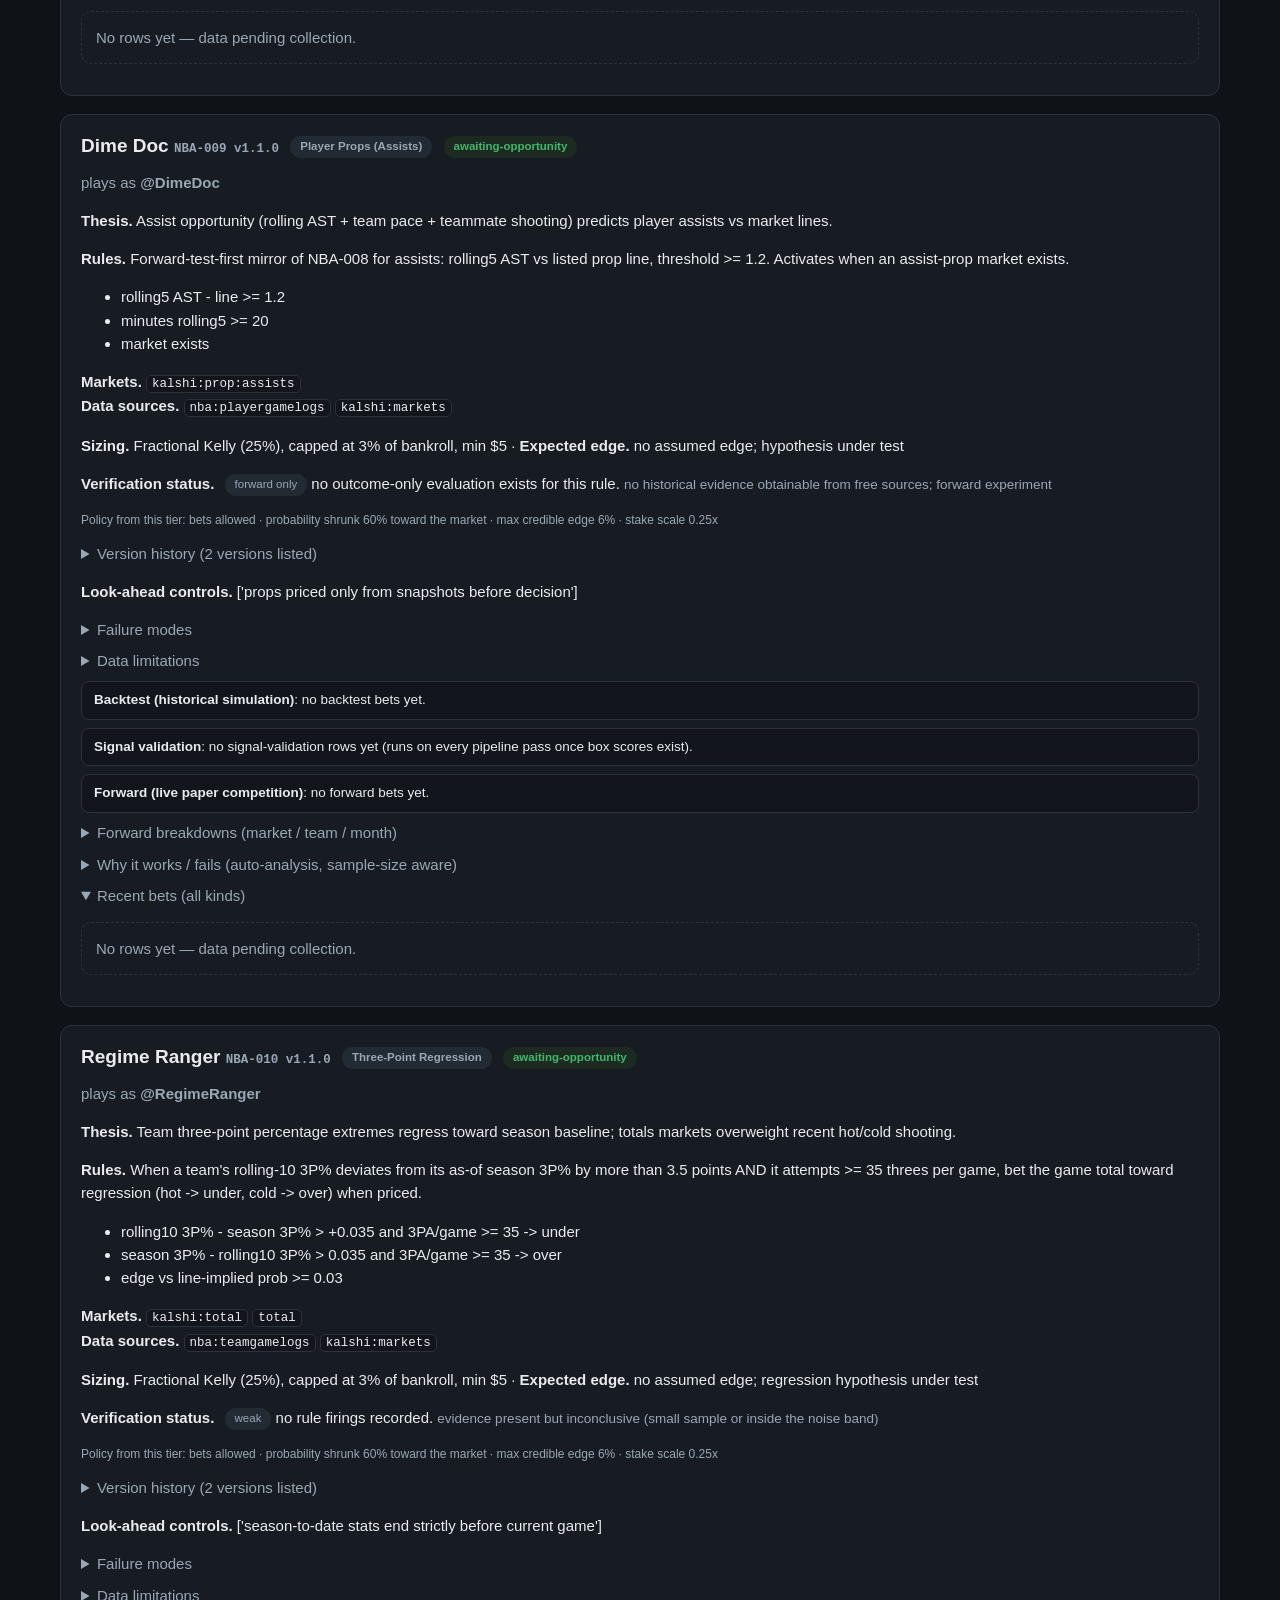
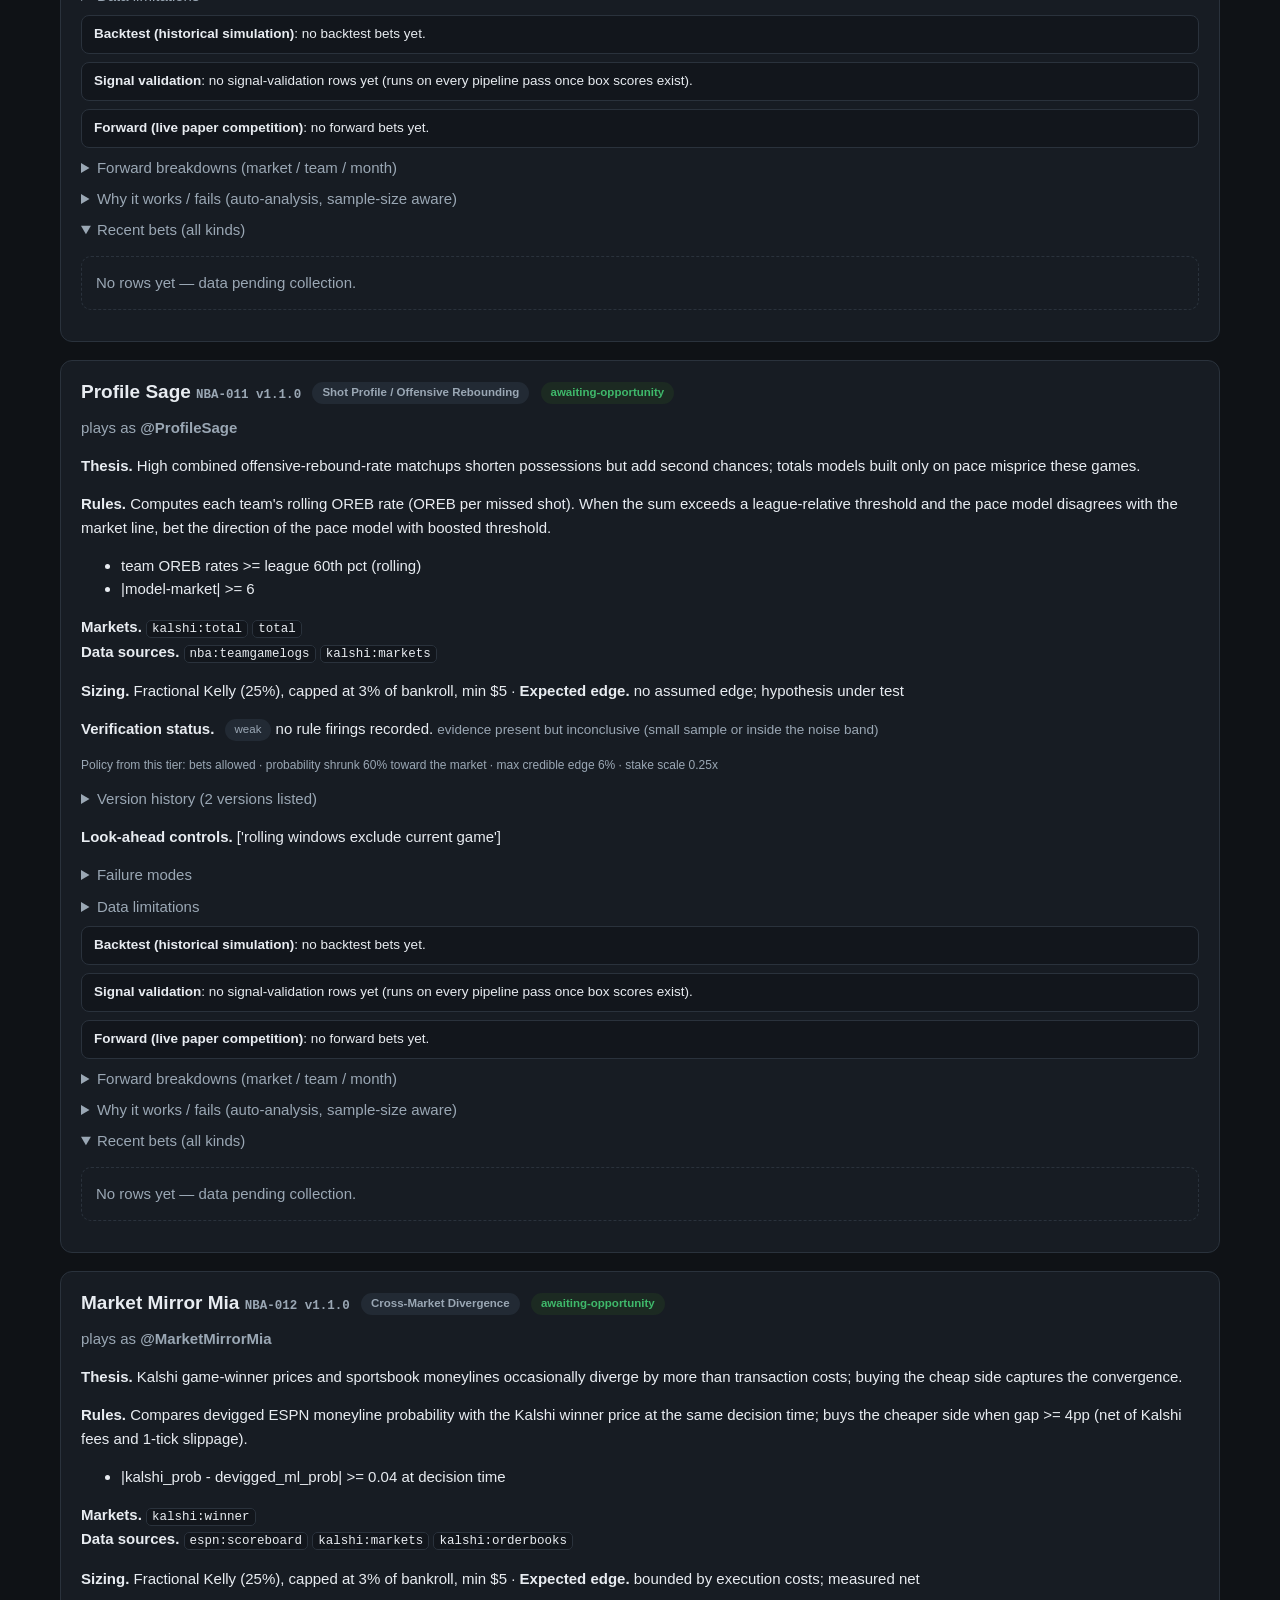
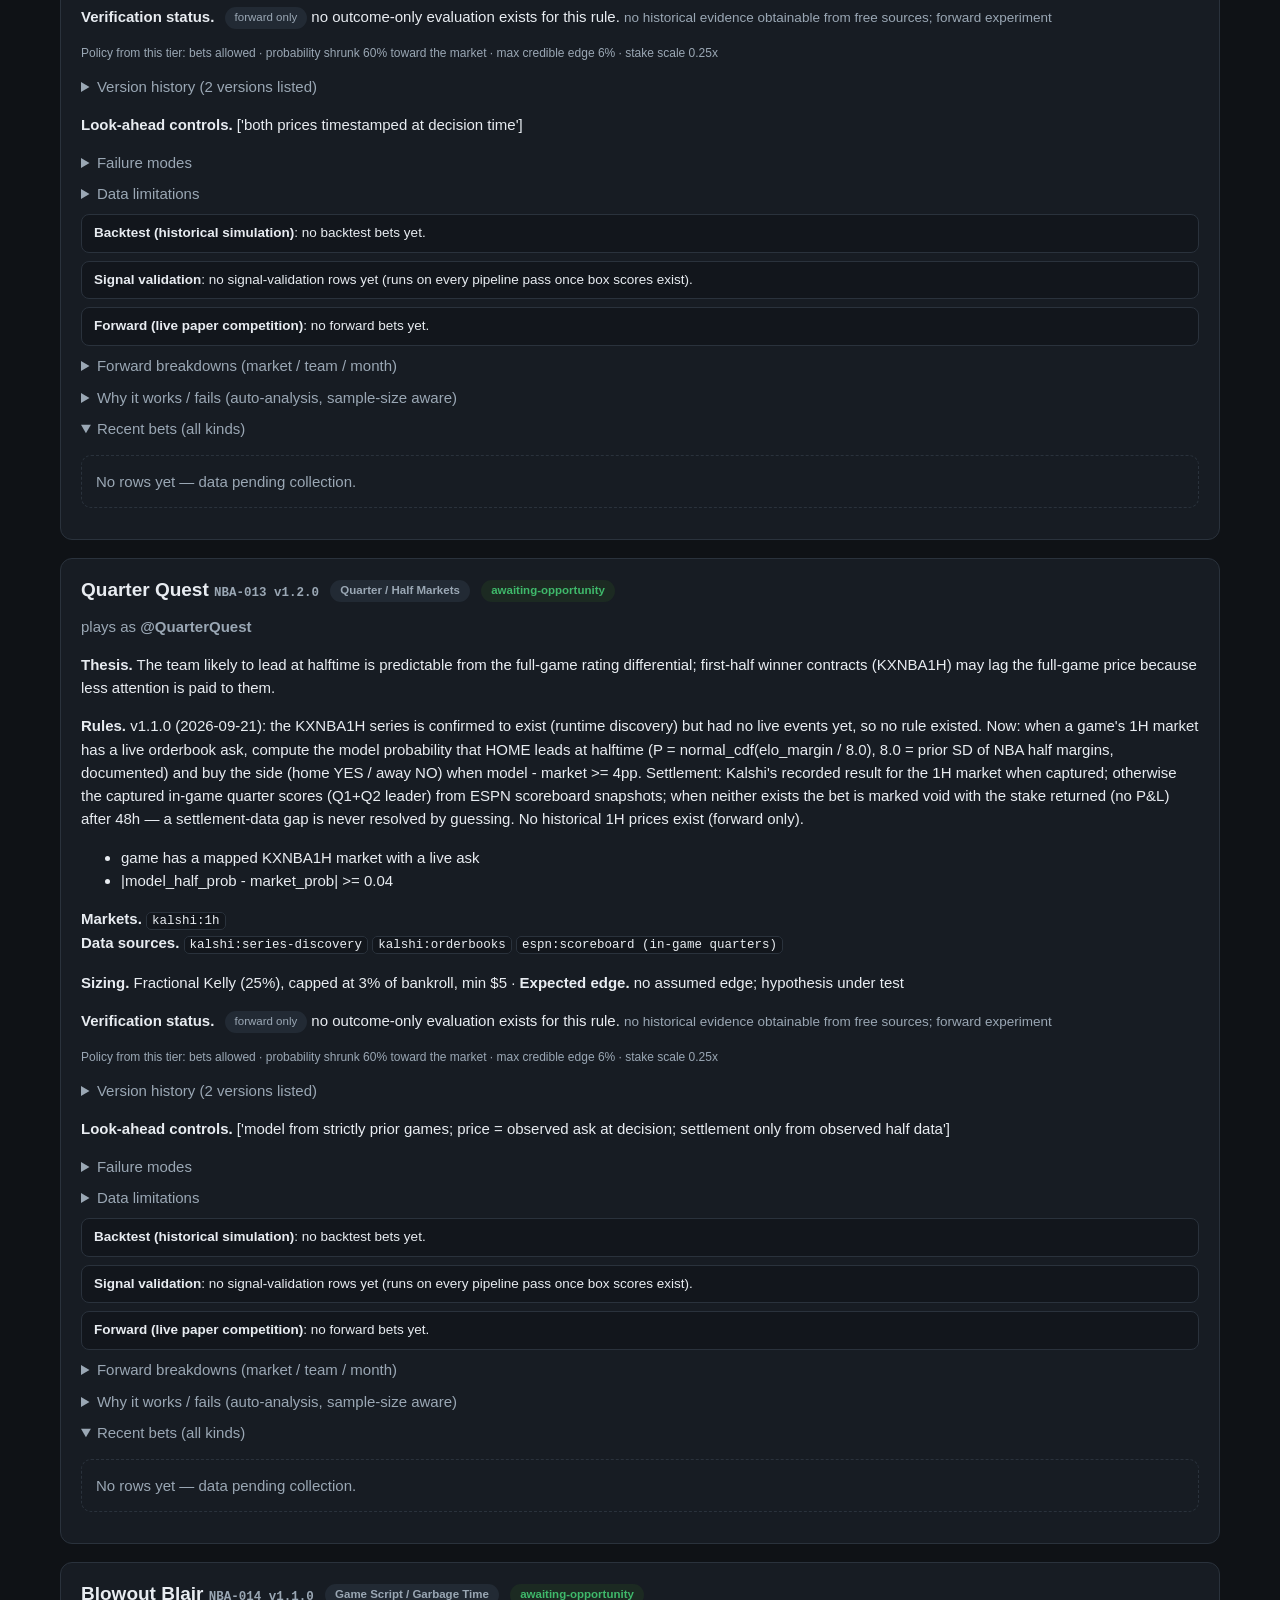
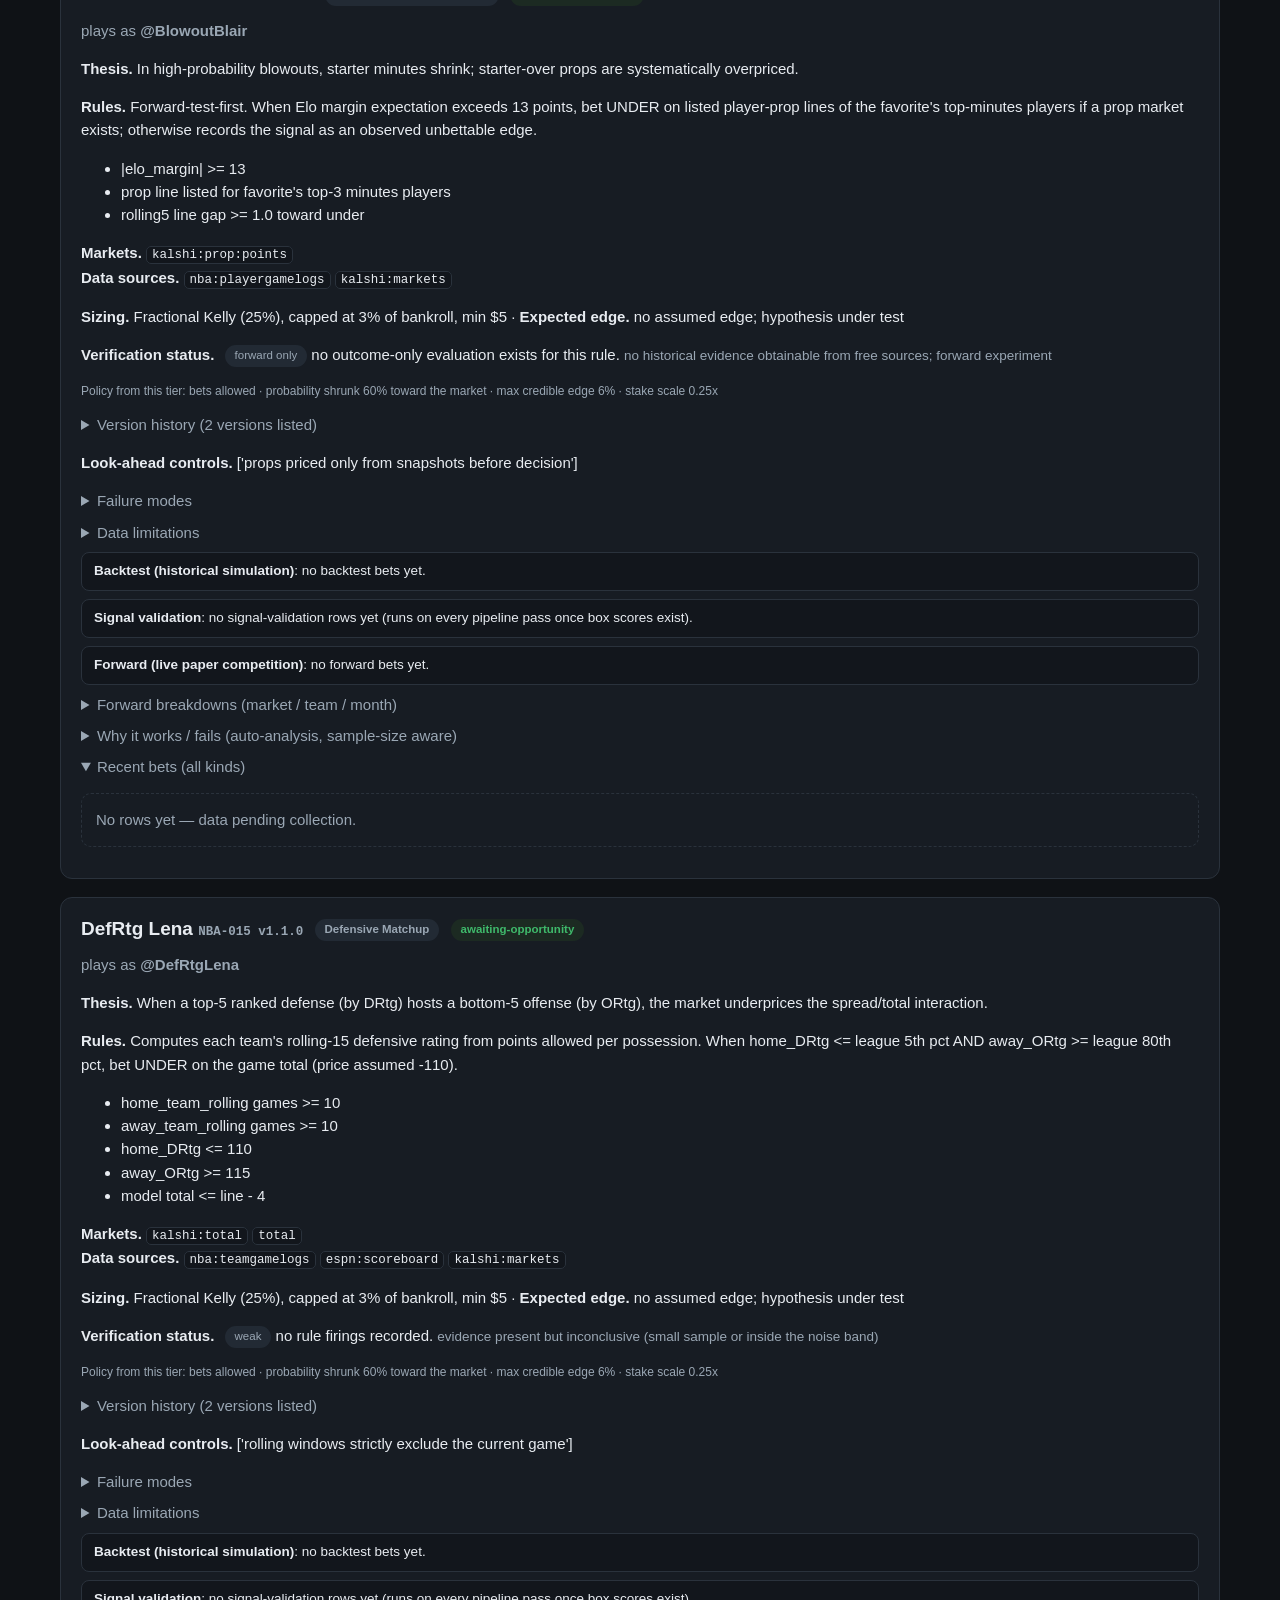
<file: strategies.html>
<!DOCTYPE html>
<html lang="en"><head><meta charset="utf-8">
<meta name="viewport" content="width=device-width, initial-scale=1">
<title>Strategies — NBAComp</title>
<link rel="stylesheet" href="style.css"></head>
<body>
<header><div class="brand"><a href="index.html">🏀 NBAComp</a>
<span class="tag">autonomous NBA betting research lab &amp; paper-trading competition</span></div>
<nav><a href="index.html">Dashboard</a><a href="leaderboard.html">Leaderboard</a><a href="strategies.html" class="active">Strategies</a><a href="upcoming.html">Upcoming Bets</a><a href="positions.html">Open Positions</a><a href="history.html">Trade History</a><a href="sources.html">Data Sources</a><a href="research.html">Research</a><a href="methodology.html">Methodology</a></nav></header>
<main><h1>Strategies</h1><p class='muted'>27 registered strategies. Every one is a versioned, testable hypothesis with explicit rules. Backtest and forward records are labeled separately and never mixed, and losing strategies are never hidden.</p><input id="sq" type="search" placeholder="Search: id, name, username, category, thesis…"><div class="filters"><select id="sf_tier"><option value="">all verification tiers</option><option value='failed'>failed</option><option value='forward_only'>forward only</option><option value='weak'>weak</option></select><select id="sf_cat"><option value="">all categories</option><option value='academic anomaly / favorite-longshot bias'>Academic anomaly / Favorite-longshot bias</option><option value='cross-market divergence'>Cross-Market Divergence</option><option value='defensive matchup'>Defensive Matchup</option><option value='foul rate / free throws'>Foul Rate / Free Throws</option><option value='game script / garbage time'>Game Script / Garbage Time</option><option value='game script / motivation'>Game Script / Motivation</option><option value='home/away'>Home/Away</option><option value='injuries'>Injuries</option><option value='market movement'>Market Movement</option><option value='overtone watcher'>Overtone Watcher</option><option value='pace &amp; totals'>Pace &amp; Totals</option><option value='pace mismatch'>Pace Mismatch</option><option value='player props (assists)'>Player Props (Assists)</option><option value='player props (rebounds)'>Player Props (Rebounds)</option><option value='quarter / half markets'>Quarter / Half Markets</option><option value='rest &amp; scheduling'>Rest &amp; Scheduling</option><option value='rest &amp; scheduling (totals)'>Rest &amp; Scheduling (Totals)</option><option value='season phase / totals'>Season Phase / Totals</option><option value='shot profile / offensive rebounding'>Shot Profile / Offensive Rebounding</option><option value='spreads / against the spread'>Spreads / Against the spread</option><option value='starting lineup'>Starting Lineup</option><option value='streak persistence / market overreaction'>Streak Persistence / Market Overreaction</option><option value='streaks (counter-hypothesis to nba-021)'>Streaks (counter-hypothesis to NBA-021)</option><option value='team ratings / moneyline'>Team Ratings / Moneyline</option><option value='team totals'>Team totals</option><option value='three-point regression'>Three-Point Regression</option><option value='travel &amp; schedule spots'>Travel &amp; Schedule Spots</option></select><select id="sf_mkt"><option value="">all markets</option><option value='1h (kxnba1h) when available'>1h (KXNBA1H) when available</option><option value='final-score watcher'>final-score watcher</option><option value='first-quarter'>first-quarter</option><option value='kalshi:1h'>kalshi:1h</option><option value='kalshi:prop:assists'>kalshi:prop:assists</option><option value='kalshi:prop:points'>kalshi:prop:points</option><option value='kalshi:prop:rebounds'>kalshi:prop:rebounds</option><option value='kalshi:spread'>kalshi:spread</option><option value='kalshi:total'>kalshi:total</option><option value='kalshi:winner'>kalshi:winner</option><option value='ml'>ml</option><option value='spread'>spread</option><option value='team_total'>team_total</option><option value='total'>total</option></select></div><p id="scount" class="muted"></p>
<div class="strategy-card" id="NBA-001"
     data-sid="NBA-001" data-name="rest edge raven"
     data-username="restedgeraven"
     data-category="rest &amp; scheduling"
     data-tier="failed" data-version="1.1.0"
     data-status="awaiting-opportunity"
     data-markets="kalshi:winner ml">
<h2>Rest Edge Raven <span class="mono">NBA-001 v1.1.0</span>
<span class="pill">Rest &amp; Scheduling</span>
<span class="pill status">awaiting-opportunity</span></h2>
<p class="username">plays as <b>@RestEdgeRaven</b></p>
<p><b>Thesis.</b> Teams on the second night of a back-to-back underperform relative to market prices when facing a rested opponent; markets underreact to rest differentials.</p>
<p><b>Rules.</b> Bets against a team playing its second game in two nights on the road against an opponent with 2+ rest days, using game-winner contracts when the model edge exceeds threshold.</p>
<ul class="rules"><li>home team rested &gt;= 2 days</li><li>away team on 2nd night of B2B (rest_days==0)</li><li>model_prob - market_prob &gt;= 0.04</li></ul>
<p><b>Markets.</b> <code>kalshi:winner</code> <code>ml</code>  <br><b>Data sources.</b> <code>espn:scoreboard</code> <code>kalshi:markets</code> <code>kalshi:candles</code> <code>nba:teamgamelogs</code> </p>
<p><b>Sizing.</b> Fractional Kelly (25%), capped at 3% of bankroll, min $5 · <b>Expected edge.</b> Literature prior: B2B cost ~1.5-3.0 pts; exploiting only when market gap &gt;= 4pp</p>
<p><b>Verification status.</b> <span class='pill tier-failed'>failed</span> simulated on 94 games at real archive moneylines: P&amp;L $-176.61, ROI -18.8%, win rate 29.8% (market baseline ROI -5.3%) — LOSS at real prices beyond the vig, so the rule is parked by its own price-verified result. <span class='muted'>verified evidence contradicts the rule; parked, not hidden</span></p><p class='muted small'>Policy from this tier: NO bets (parked) · probability shrunk 100% toward the market · max credible edge 0% · stake scale 0.00x</p>
<details><summary>Version history (2 versions listed)</summary><ul><li><b>v1.0.0</b> → v1.1.0 (2026-09-21): 2026-09-21 (a) Elo margin-of-victory multiplier corrected to the published FiveThirtyEight form; (b) rolling state restricted to the current season and refused when older than 14 days; (c) central probability calibration + tier gating. Rule text unchanged. Expected-edge note restated from our own measurement: B2B costs -2.11 net points (t=-4.24, n=1321 team-games).</li><li><b>v1.1.0</b> — <i>current</i></li></ul></details>
<p><b>Look-ahead controls.</b> ['rest computed only from games strictly before decision date', 'price must be timestamped at or before decision']</p>
<details><summary>Failure modes</summary><ul><li>market already prices B2B</li><li>small sample</li><li>rest policies change by team</li></ul></details>
<details><summary>Data limitations</summary><ul><li>priced evidence exists only for the SBR archive window (Oct-Dec of 2013-14..2022-23, moneylines only; see research.html)</li><li>Kalshi candles cover only the forward window</li></ul></details>
<div class='perf'><b>Backtest (historical simulation)</b>: no backtest bets yet.</div>
<details open><summary><b>Signal validation</b> — decision rule vs verified outcomes (NO market prices; not P&amp;L)</summary><p class='muted small'><b>Priced evidence for this rule exists:</b> 94 simulated bets at real archive moneylines returned $-176.61 (-18.79% ROI) on a 29.8% win rate — full detail, per season, on the <a href='research.html'>research page</a>. The outcome table below measures the SIGNAL only and is not P&amp;L; where the two disagree, the priced simulation is the one that matters. Baseline = league base rate of the picked side (winner rules) / in-sample season-mean total (total rules).</p><table><thead><tr><th>Season</th><th>Result</th></tr></thead><tbody><tr><td>ALL</td><td>hits 81/124 · hit rate 65.3% vs base rate 54.8% (+10.5pp) · Brier 0.209 · avg model prob 61.2% · streaks 8 hit / 5 miss</td></tr><tr><td>2023-24</td><td>hits 31/49 · hit rate 63.3% vs base rate 54.9% (+8.4pp) · Brier 0.201 · avg model prob 60.6% · streaks 6 hit / 5 miss</td></tr><tr><td>2024-25</td><td>hits 22/33 · hit rate 66.7% vs base rate 54.6% (+12.1pp) · Brier 0.166 · avg model prob 60.0% · streaks 6 hit / 4 miss</td></tr><tr><td>2025-26</td><td>hits 27/41 · hit rate 65.8% vs base rate 55.1% (+10.7pp) · Brier 0.255 · avg model prob 62.6% · streaks 8 hit / 3 miss</td></tr><tr><td>2026-27</td><td>hits 1/1 · hit rate 100.0% vs base rate 41.2% (+58.8pp) · Brier 0.106 · avg model prob 67.4% · streaks 1 hit / 0 miss</td></tr></tbody></table></details>

<div class='perf'><b>Forward (live paper competition)</b>: no forward bets yet.</div>

<details><summary>Forward breakdowns (market / team / month)</summary><p class='empty'>No forward bets yet.</p></details>
<details><summary>Why it works / fails (auto-analysis, sample-size aware)</summary><p><b>Why it fails at real prices:</b> simulated on 94 games at the archive's own moneylines it returned $-176.61 (-18.79% ROI) (market baseline -5.30%). It also lost more often than it won, so there is no supporting signal.</p><p><b>Forward:</b> awaiting the 2026-27 season and first verifiable prices.</p></details>
<details open><summary>Recent bets (all kinds)</summary><p class='empty'>No rows yet — data pending collection.</p></details>
</div>
<div class="strategy-card" id="NBA-002"
     data-sid="NBA-002" data-name="pace pulse pete"
     data-username="pacepulsepete"
     data-category="pace &amp; totals"
     data-tier="weak" data-version="1.1.0"
     data-status="quarantined (9 bet(s) flagged)"
     data-markets="kalshi:total total">
<h2>Pace Pulse Pete <span class="mono">NBA-002 v1.1.0</span>
<span class="pill">Pace &amp; Totals</span>
<span class="pill status">quarantined (9 bet(s) flagged)</span></h2>
<p class="username">plays as <b>@PacePulsePete</b></p>
<p><b>Thesis.</b> Game totals can be modeled from rolling possession pace and rolling offensive/defensive efficiency; the market is slow to update when a team's pace or efficiency regime shifts.</p>
<p><b>Rules.</b> Computes expected total from last-15-games rolling pace and ORtg/DRtg and bets over/under when the model differs from the market line by &gt;= 8 points.</p>
<ul class="rules"><li>both teams &gt;= 5 prior games with box data</li><li>|model_total - market_total| &gt;= 8</li></ul>
<p><b>Markets.</b> <code>kalshi:total</code> <code>total</code>  <br><b>Data sources.</b> <code>nba:teamgamelogs</code> <code>espn:scoreboard</code> <code>kalshi:markets</code> </p>
<p><b>Sizing.</b> Fractional Kelly (25%), capped at 3% of bankroll, min $5 · <b>Expected edge.</b> no assumed edge; hypothesis under test</p>
<p><b>Verification status.</b> <span class='pill tier-weak'>weak</span> model MAE 16.46 vs naive 16.67: inside the 0.25pt margin over 4040 evaluated games. <span class='muted'>evidence present but inconclusive (small sample or inside the noise band)</span></p><p class='muted small'>Policy from this tier: bets allowed · probability shrunk 60% toward the market · max credible edge 6% · stake scale 0.25x</p>
<details><summary>Version history (2 versions listed)</summary><ul><li><b>v1.0.0</b> → v1.1.0 (2026-09-21): 2026-09-21 (a) same-season, freshness-gated rolling state; (b) totals priced from an observed ESPN over/under price when captured instead of a blind -110; (c) calibration/tier gating. Evidence note: this rule's own outcome-only validation is WORSE than the naive league-mean baseline (MAE 17.04 vs 16.69) and its directional hit rate is 49.2% on 535 firings, so the rule is PARKED by its own evidence (tier: failed) pending new evidence.</li><li><b>v1.1.0</b> — <i>current</i></li></ul></details>
<p><b>Look-ahead controls.</b> ['rolling windows strictly exclude the current game']</p>
<details><summary>Failure modes</summary><ul><li>injury shifts pace</li><li>garbage time inflates totals</li><li>rolling window lag</li></ul></details>
<details><summary>Data limitations</summary><ul><li>team gamelogs lack opponent shooting splits</li></ul></details>
<div class='perf'><b>Backtest (historical simulation)</b>: no backtest bets yet.</div>
<details open><summary><b>Signal validation</b> — decision rule vs verified outcomes (NO market prices; not P&amp;L)</summary><p class='muted small'>No free historical price series exists for THIS market (settled Kalshi markets expose no candles/tape; ESPN keeps no past odds; the SBR archive covers moneylines only), so a price-taking backtest is impossible and would require fabricated prices. The outcome table below measures the strategy's <i>decision rule</i> against verified final results, chronologically (strictly prior data only) — evidence about the signal, <b>not</b> betting P&amp;L, ROI or edge. Baseline = league base rate of the picked side (winner rules) / in-sample season-mean total (total rules).</p><table><thead><tr><th>Season</th><th>Result</th></tr></thead><tbody><tr><td>ALL</td><td>n 0 · MAE 16.46 pts vs season-mean baseline 16.67</td></tr><tr><td>2023-24</td><td>n 0 · MAE 15.27 pts vs season-mean baseline 16.59</td></tr><tr><td>2024-25</td><td>n 0 · MAE 16.94 pts vs season-mean baseline 16.78</td></tr><tr><td>2025-26</td><td>n 0 · MAE 17.09 pts vs season-mean baseline 16.61</td></tr><tr><td>2026-27</td><td>n 0 · MAE 15.83 pts vs season-mean baseline 12.69</td></tr></tbody></table></details>

<div class='perf'><b>Forward (live paper competition)</b>: no forward bets yet.</div>
<div class='perf'><b>Quarantined</b>: 9 bet(s) (9 open) excluded from the figures above because their decision state was flagged defective; settled P&L +$0.00 is listed on <a href='positions.html#quarantined'>positions.html</a>.</div>
<details><summary>Forward breakdowns (market / team / month)</summary><p class='empty'>No forward bets yet.</p></details>
<details><summary>Why it works / fails (auto-analysis, sample-size aware)</summary><p><b>No backtest observations.</b> This is an explicit data limitation for this market (no free historical per-side prices for totals/spreads, no free prop or injury archives), not evidence either way.</p><p><b>Forward:</b> awaiting the 2026-27 season and first verifiable prices.</p></details>
<details open><summary>Recent bets (all kinds)</summary><div class='twrap'><table class=''><thead><tr><th>Game</th><th>Market</th><th>Pick</th><th>Price</th><th>Model</th><th>Result</th><th>P&amp;L</th></tr></thead><tbody><tr><td>PHI @ NYK 2026-10-20</td><td>total</td><td>under 231.5</td><td>-110.0</td><td>0.713</td><td>pending</td><td>—</td></tr><tr><td>OKC @ SAS 2026-10-20</td><td>total</td><td>under 230.5</td><td>-110.0</td><td>0.750</td><td>pending</td><td>—</td></tr><tr><td>MIN @ MIA 2026-10-21</td><td>total</td><td>under 242.5</td><td>-110.0</td><td>0.830</td><td>pending</td><td>—</td></tr><tr><td>UTA @ MEM 2026-10-21</td><td>total</td><td>under 241.5</td><td>-110.0</td><td>0.689</td><td>pending</td><td>—</td></tr><tr><td>IND @ NOP 2026-10-21</td><td>total</td><td>under 242.5</td><td>-110.0</td><td>0.706</td><td>pending</td><td>—</td></tr></tbody></table></div></details>
</div>
<div class="strategy-card" id="NBA-003"
     data-sid="NBA-003" data-name="elo oracle"
     data-username="elooracle"
     data-category="team ratings / moneyline"
     data-tier="failed" data-version="1.1.0"
     data-status="awaiting-opportunity"
     data-markets="kalshi:winner ml">
<h2>Elo Oracle <span class="mono">NBA-003 v1.1.0</span>
<span class="pill">Team Ratings / Moneyline</span>
<span class="pill status">awaiting-opportunity</span></h2>
<p class="username">plays as <b>@EloOracle</b></p>
<p><b>Thesis.</b> A margin-of-victory-adjusted Elo model devigged from game results finds moneyline mispricing, especially early season and after roster changes.</p>
<p><b>Rules.</b> Updates Elo chronologically (K=20, MOV multiplier, season carryover regression). Bets game-winner side when Elo probability beats the devigged market probability by &gt;= 4 percentage points.</p>
<ul class="rules"><li>edge &gt;= 0.04</li><li>price available at decision time</li></ul>
<p><b>Markets.</b> <code>kalshi:winner</code> <code>ml</code>  <br><b>Data sources.</b> <code>espn:scoreboard</code> <code>nba:teamgamelogs</code> <code>kalshi:candles</code> </p>
<p><b>Sizing.</b> Fractional Kelly (25%), capped at 3% of bankroll, min $5 · <b>Expected edge.</b> no assumed edge; hypothesis under test</p>
<p><b>Verification status.</b> <span class='pill tier-failed'>failed</span> simulated on 410 games at real archive moneylines: P&amp;L $-282.59, ROI -6.9%, win rate 44.6% (market baseline ROI -5.3%) — LOSS at real prices beyond the vig, so the rule is parked by its own price-verified result. <span class='muted'>verified evidence contradicts the rule; parked, not hidden</span></p><p class='muted small'>Policy from this tier: NO bets (parked) · probability shrunk 100% toward the market · max credible edge 0% · stake scale 0.00x</p>
<details><summary>Version history (2 versions listed)</summary><ul><li><b>v1.0.0</b> → v1.1.0 (2026-09-21): 2026-09-21 Elo margin-of-victory multiplier corrected (the previous implementation dropped the rating-gap denominator). Rule text unchanged; ratings differ, so the version is bumped.</li><li><b>v1.1.0</b> — <i>current</i></li></ul></details>
<p><b>Look-ahead controls.</b> ['Elo updated only with games before decision']</p>
<details><summary>Failure modes</summary><ul><li>Elo lags roster news</li><li>regression to market efficiency</li></ul></details>
<details><summary>Data limitations</summary><ul><li>no lineup-level ratings yet</li></ul></details>
<div class='perf'><b>Backtest (historical simulation)</b>: no backtest bets yet.</div>
<details open><summary><b>Signal validation</b> — decision rule vs verified outcomes (NO market prices; not P&amp;L)</summary><p class='muted small'><b>Priced evidence for this rule exists:</b> 410 simulated bets at real archive moneylines returned $-282.59 (-6.89% ROI) on a 44.6% win rate — full detail, per season, on the <a href='research.html'>research page</a>. The outcome table below measures the SIGNAL only and is not P&amp;L; where the two disagree, the priced simulation is the one that matters. Baseline = league base rate of the picked side (winner rules) / in-sample season-mean total (total rules).</p><table><thead><tr><th>Season</th><th>Result</th></tr></thead><tbody><tr><td>ALL</td><td>hits 2724/4202 · hit rate 64.8% vs base rate 52.1% (+12.7pp) · Brier 0.220 · avg model prob 68.7% · streaks 16 hit / 7 miss</td></tr><tr><td>2023-24</td><td>hits 838/1304 · hit rate 64.3% vs base rate 52.8% (+11.5pp) · Brier 0.222 · avg model prob 68.0% · streaks 15 hit / 7 miss</td></tr><tr><td>2024-25</td><td>hits 925/1466 · hit rate 63.1% vs base rate 52.0% (+11.1pp) · Brier 0.224 · avg model prob 68.0% · streaks 16 hit / 5 miss</td></tr><tr><td>2025-26</td><td>hits 960/1429 · hit rate 67.2% vs base rate 51.8% (+15.4pp) · Brier 0.215 · avg model prob 69.9% · streaks 16 hit / 6 miss</td></tr><tr><td>2026-27</td><td>hits 1/3 · hit rate 33.3% vs base rate 52.9% (-19.6pp) · Brier 0.416 · avg model prob 73.7% · streaks 1 hit / 2 miss</td></tr></tbody></table></details>

<div class='perf'><b>Forward (live paper competition)</b>: no forward bets yet.</div>

<details><summary>Forward breakdowns (market / team / month)</summary><p class='empty'>No forward bets yet.</p></details>
<details><summary>Why it works / fails (auto-analysis, sample-size aware)</summary><p><b>Why it fails at real prices:</b> simulated on 410 games at the archive's own moneylines it returned $-282.59 (-6.89% ROI) (market baseline -5.30%). It also lost more often than it won, so there is no supporting signal.</p><p><b>Forward:</b> awaiting the 2026-27 season and first verifiable prices.</p></details>
<details open><summary>Recent bets (all kinds)</summary><p class='empty'>No rows yet — data pending collection.</p></details>
</div>
<div class="strategy-card" id="NBA-004"
     data-sid="NBA-004" data-name="line move tracker"
     data-username="linemovetracker"
     data-category="market movement"
     data-tier="weak" data-version="1.2.0"
     data-status="awaiting-opportunity"
     data-markets="kalshi:winner">
<h2>Line Move Tracker <span class="mono">NBA-004 v1.2.0</span>
<span class="pill">Market Movement</span>
<span class="pill status">awaiting-opportunity</span></h2>
<p class="username">plays as <b>@LineMoveTracker</b></p>
<p><b>Thesis.</b> Sustained pre-game moves in the game-winner market contain information not yet fully incorporated at the decision time (follow, not fade).</p>
<p><b>Rules.</b> Compares the Kalshi winner price ~48h before tipoff with the price ~2h before tipoff; follows moves of &gt;= 8 cents in the moved direction. v1.1.0 (2026-09-21): the v1.0.0 sizing was a Kelly fraction computed with model_prob = market_prob, which is mathematically ZERO for every price — the strategy could never place a bet (found in adversarial review). It now trades a FIXED 1% of bankroll per signal: this is a directional-information bet with no probability edge claimed, so Kelly sizing (which requires an independent probability estimate) does not apply. The bet row stores model_prob = market probability at entry and edge = 0, labeled 'directional move-follow'.</p>
<ul class="rules"><li>|price(T-2h) - price(T-48h)| &gt;= 8 cents</li><li>both prices exist</li><li>fixed 1% stake (directional rule; no probability edge claimed)</li></ul>
<p><b>Markets.</b> <code>kalshi:winner</code>  <br><b>Data sources.</b> <code>kalshi:candles</code> <code>kalshi:orderbooks</code> </p>
<p><b>Sizing.</b> FIXED 1% of current bankroll (v1.1.0; Kelly with model_prob=market price is identically zero — the v1.0.0 rule could never trade) · <b>Expected edge.</b> no assumed edge; movement is treated as informative ONLY by test result</p>
<p><b>Verification status.</b> <span class='pill tier-weak'>weak</span> no rule firings recorded. <span class='muted'>evidence present but inconclusive (small sample or inside the noise band)</span></p><p class='muted small'>Policy from this tier: bets allowed · probability shrunk 60% toward the market · max credible edge 6% · stake scale 0.25x</p>
<details><summary>Version history (2 versions listed)</summary><ul><li><b>v1.1.0</b> → v1.2.0 (2026-09-21): 2026-09-21 central calibration/tier policy applied to sizing (v1.1.0 fixed the identically-zero Kelly stake). Signal rule unchanged.</li><li><b>v1.2.0</b> — <i>current</i></li></ul></details>
<p><b>Look-ahead controls.</b> ['both price points strictly before decision']</p>
<details><summary>Failure modes</summary><ul><li>movement already complete</li><li>noise at low liquidity</li><li>one-sided flow</li><li>fixed stake overbets strong moves and underbets weak ones</li></ul></details>
<details><summary>Data limitations</summary><ul><li>candles are last-trade based; historical book depth unknown</li></ul></details>
<div class='perf'><b>Backtest (historical simulation)</b>: no backtest bets yet.</div>
<div class='perf'><b>Signal validation</b>: no signal-validation rows yet (runs on every pipeline pass once box scores exist).</div>
<details open><summary>Line-based validation (observed lines — cover rate, <b>not</b> P&amp;L)</summary><p>The archive's own closing line for every game this rule fired on (3,324 decided firings, line-sbr-2026-09-22): <b>49.16%</b> covered, against a break-even frequency of <b>52.38%</b> at standard −110 juice and a market baseline (home ATS every game) of 49.53% on 3,973 games (z = -3.72 vs break-even). <b>3.22 percentage points short of the break-even a standard −110 price requires</b>, so the rule has no cover edge on this evidence. No per-side price exists for spread or total markets, so <b>no P&amp;L is simulated or claimed</b> — this is a frequency, not a profit. This result is published as evidence for the rule's hypothesis but does <b>not</b> tier the strategy: the market it trades live is not the market measured here, and the measured market is the only one with history.</p></details>
<div class='perf'><b>Forward (live paper competition)</b>: no forward bets yet.</div>

<details><summary>Forward breakdowns (market / team / month)</summary><p class='empty'>No forward bets yet.</p></details>
<details><summary>Why it works / fails (auto-analysis, sample-size aware)</summary><p><b>No backtest observations.</b> This is an explicit data limitation for this market (no free historical per-side prices for totals/spreads, no free prop or injury archives), not evidence either way.</p><p><b>Forward:</b> awaiting the 2026-27 season and first verifiable prices.</p></details>
<details open><summary>Recent bets (all kinds)</summary><p class='empty'>No rows yet — data pending collection.</p></details>
</div>
<div class="strategy-card" id="NBA-005"
     data-sid="NBA-005" data-name="injury iq ivan"
     data-username="injuryiqivan"
     data-category="injuries"
     data-tier="forward_only" data-version="1.1.0"
     data-status="awaiting-opportunity"
     data-markets="kalshi:winner ml">
<h2>Injury IQ Ivan <span class="mono">NBA-005 v1.1.0</span>
<span class="pill">Injuries</span>
<span class="pill status">awaiting-opportunity</span></h2>
<p class="username">plays as <b>@InjuryIQIvan</b></p>
<p><b>Thesis.</b> Late availability news (Out/Doubtful for a top-usage player) moves true win probability more than the market's immediate reaction.</p>
<p><b>Rules.</b> If, at decision time, a team lists a top-2-by-minutes player as Out or Doubtful for today's game, adjust that team's Elo win probability downward (starter 2.5 pts, max one adjustment per team) and bet the opponent when edge &gt;= 4pp.</p>
<ul class="rules"><li>injury listing published before decision time</li><li>edge &gt;= 0.04</li></ul>
<p><b>Markets.</b> <code>kalshi:winner</code> <code>ml</code>  <br><b>Data sources.</b> <code>espn:injuries</code> <code>nba:playergamelogs</code> <code>kalshi:markets</code> </p>
<p><b>Sizing.</b> Fractional Kelly (25%), capped at 3% of bankroll, min $5 · <b>Expected edge.</b> Literature prior: starter absence ~2.0-4.5 pts depending on usage</p>
<p><b>Verification status.</b> <span class='pill tier-forward_only'>forward only</span> no outcome-only evaluation exists for this rule. <span class='muted'>no historical evidence obtainable from free sources; forward experiment</span></p><p class='muted small'>Policy from this tier: bets allowed · probability shrunk 60% toward the market · max credible edge 6% · stake scale 0.25x</p>
<details><summary>Version history (2 versions listed)</summary><ul><li><b>v1.0.0</b> → v1.1.0 (2026-09-21): 2026-09-21 Elo MOV correction + central calibration/tier policy.</li><li><b>v1.1.0</b> — <i>current</i></li></ul></details>
<p><b>Look-ahead controls.</b> ['only listings with published_utc &lt;= decision are used']</p>
<details><summary>Failure modes</summary><ul><li>market reacts faster than our collection cadence</li><li>injury listing lag</li><li>next-man-up variance</li></ul></details>
<details><summary>Data limitations</summary><ul><li>ESPN injury board is not an official league confirmation</li><li>historical backtest impossible without dated injury history</li></ul></details>
<div class='perf'><b>Backtest (historical simulation)</b>: no backtest bets yet.</div>
<div class='perf'><b>Signal validation</b>: no signal-validation rows yet (runs on every pipeline pass once box scores exist).</div>

<div class='perf'><b>Forward (live paper competition)</b>: no forward bets yet.</div>

<details><summary>Forward breakdowns (market / team / month)</summary><p class='empty'>No forward bets yet.</p></details>
<details><summary>Why it works / fails (auto-analysis, sample-size aware)</summary><p><b>No backtest observations.</b> This is an explicit data limitation for this market (no free historical per-side prices for totals/spreads, no free prop or injury archives), not evidence either way.</p><p><b>Forward:</b> awaiting the 2026-27 season and first verifiable prices.</p></details>
<details open><summary>Recent bets (all kinds)</summary><p class='empty'>No rows yet — data pending collection.</p></details>
</div>
<div class="strategy-card" id="NBA-006"
     data-sid="NBA-006" data-name="home court hana"
     data-username="homecourthana"
     data-category="home/away"
     data-tier="failed" data-version="1.1.0"
     data-status="awaiting-opportunity"
     data-markets="kalshi:winner ml">
<h2>Home Court Hana <span class="mono">NBA-006 v1.1.0</span>
<span class="pill">Home/Away</span>
<span class="pill status">awaiting-opportunity</span></h2>
<p class="username">plays as <b>@HomeCourtHana</b></p>
<p><b>Thesis.</b> Team-specific home/away efficiency splits deviate from the generic home advantage the market prices.</p>
<p><b>Rules.</b> Bets home-team winner contracts when the home team's rolling home net efficiency beats the visitor's rolling road net efficiency by a margin that the Elo model converts to &gt;= 4pp edge.</p>
<ul class="rules"><li>home rolling home-game net rating - away rolling road-game net rating &gt; 4.0</li><li>edge &gt;= 0.04</li></ul>
<p><b>Markets.</b> <code>kalshi:winner</code> <code>ml</code>  <br><b>Data sources.</b> <code>nba:teamgamelogs</code> <code>kalshi:candles</code> </p>
<p><b>Sizing.</b> Fractional Kelly (25%), capped at 3% of bankroll, min $5 · <b>Expected edge.</b> no assumed edge; hypothesis under test</p>
<p><b>Verification status.</b> <span class='pill tier-failed'>failed</span> simulated on 158 games at real archive moneylines: P&amp;L $-358.23, ROI -22.7%, win rate 32.3% (market baseline ROI -5.3%) — LOSS at real prices beyond the vig, so the rule is parked by its own price-verified result. <span class='muted'>verified evidence contradicts the rule; parked, not hidden</span></p><p class='muted small'>Policy from this tier: NO bets (parked) · probability shrunk 100% toward the market · max credible edge 0% · stake scale 0.00x</p>
<details><summary>Version history (2 versions listed)</summary><ul><li><b>v1.0.0</b> → v1.1.0 (2026-09-21): 2026-09-21 Elo MOV correction, same-season freshness gate, central calibration/tier policy.</li><li><b>v1.1.0</b> — <i>current</i></li></ul></details>
<p><b>Look-ahead controls.</b> ['rolling splits exclude current game']</p>
<details><summary>Failure modes</summary><ul><li>splits are noisy at small n</li><li>travel/schedule confounds</li></ul></details>
<details><summary>Data limitations</summary><ul><li>needs &gt;= 8 home games / 8 road games</li></ul></details>
<div class='perf'><b>Backtest (historical simulation)</b>: no backtest bets yet.</div>
<details open><summary><b>Signal validation</b> — decision rule vs verified outcomes (NO market prices; not P&amp;L)</summary><p class='muted small'><b>Priced evidence for this rule exists:</b> 158 simulated bets at real archive moneylines returned $-358.23 (-22.67% ROI) on a 32.3% win rate — full detail, per season, on the <a href='research.html'>research page</a>. The outcome table below measures the SIGNAL only and is not P&amp;L; where the two disagree, the priced simulation is the one that matters. Baseline = league base rate of the picked side (winner rules) / in-sample season-mean total (total rules).</p><table><thead><tr><th>Season</th><th>Result</th></tr></thead><tbody><tr><td>ALL</td><td>hits 1795/2907 · hit rate 61.8% vs base rate 54.8% (+7.0pp) · Brier 0.220 · avg model prob 69.3% · streaks 17 hit / 8 miss</td></tr><tr><td>2023-24</td><td>hits 493/787 · hit rate 62.6% vs base rate 54.9% (+7.8pp) · Brier 0.219 · avg model prob 69.9% · streaks 17 hit / 8 miss</td></tr><tr><td>2024-25</td><td>hits 610/970 · hit rate 62.9% vs base rate 54.6% (+8.3pp) · Brier 0.223 · avg model prob 71.2% · streaks 12 hit / 6 miss</td></tr><tr><td>2025-26</td><td>hits 689/1141 · hit rate 60.4% vs base rate 55.1% (+5.3pp) · Brier 0.215 · avg model prob 67.2% · streaks 12 hit / 8 miss</td></tr><tr><td>2026-27</td><td>hits 3/9 · hit rate 33.3% vs base rate 41.2% (-7.9pp) · Brier 0.536 · avg model prob 82.3% · streaks 2 hit / 5 miss</td></tr></tbody></table></details>

<div class='perf'><b>Forward (live paper competition)</b>: no forward bets yet.</div>

<details><summary>Forward breakdowns (market / team / month)</summary><p class='empty'>No forward bets yet.</p></details>
<details><summary>Why it works / fails (auto-analysis, sample-size aware)</summary><p><b>Why it fails at real prices:</b> simulated on 158 games at the archive's own moneylines it returned $-358.23 (-22.67% ROI) (market baseline -5.30%). It also lost more often than it won, so there is no supporting signal.</p><p><b>Forward:</b> awaiting the 2026-27 season and first verifiable prices.</p></details>
<details open><summary>Recent bets (all kinds)</summary><p class='empty'>No rows yet — data pending collection.</p></details>
</div>
<div class="strategy-card" id="NBA-007"
     data-sid="NBA-007" data-name="road warrior rex"
     data-username="roadwarriorrex"
     data-category="travel &amp; schedule spots"
     data-tier="failed" data-version="1.1.0"
     data-status="awaiting-opportunity"
     data-markets="kalshi:winner ml">
<h2>Road Warrior Rex <span class="mono">NBA-007 v1.1.0</span>
<span class="pill">Travel &amp; Schedule Spots</span>
<span class="pill status">awaiting-opportunity</span></h2>
<p class="username">plays as <b>@RoadWarriorRex</b></p>
<p><b>Thesis.</b> Road-trip finales (5+ consecutive road games) combined with a &gt;= 2 time-zone return home depress road teams more than markets price.</p>
<p><b>Rules.</b> When the AWAY team is on its 5th+ consecutive road game and its last game was &gt;= 2 time zones from its home city, bet the home team when edge &gt;= 4pp.</p>
<ul class="rules"><li>away road_trip_len &gt;= 5</li><li>away tz_shift &gt;= 2</li><li>edge &gt;= 0.04</li></ul>
<p><b>Markets.</b> <code>kalshi:winner</code> <code>ml</code>  <br><b>Data sources.</b> <code>espn:scoreboard</code> <code>kalshi:candles</code> </p>
<p><b>Sizing.</b> Fractional Kelly (25%), capped at 3% of bankroll, min $5 · <b>Expected edge.</b> no assumed edge; hypothesis under test</p>
<p><b>Verification status.</b> <span class='pill tier-failed'>failed</span> simulated on 66 games at real archive moneylines: P&amp;L $-197.53, ROI -29.9%, win rate 21.2% (market baseline ROI -5.3%) — LOSS at real prices beyond the vig, so the rule is parked by its own price-verified result. <span class='muted'>verified evidence contradicts the rule; parked, not hidden</span></p><p class='muted small'>Policy from this tier: NO bets (parked) · probability shrunk 100% toward the market · max credible edge 0% · stake scale 0.00x</p>
<details><summary>Version history (2 versions listed)</summary><ul><li><b>v1.0.0</b> → v1.1.0 (2026-09-21): 2026-09-21 Elo MOV correction, same-season freshness gate, central calibration/tier policy. Measured note: road-trip finales (5+ away games) hit 61.8% vs a 54.9% base rate on 76 firings (z=1.22) — promising, underpowered.</li><li><b>v1.1.0</b> — <i>current</i></li></ul></details>
<p><b>Look-ahead controls.</b> ['trip length computed from strictly prior games']</p>
<details><summary>Failure modes</summary><ul><li>charters erase travel cost</li><li>rare spot -&gt; small sample</li></ul></details>
<details><summary>Data limitations</summary><ul><li>great-circle city distances, not charter flight data</li></ul></details>
<div class='perf'><b>Backtest (historical simulation)</b>: no backtest bets yet.</div>
<details open><summary><b>Signal validation</b> — decision rule vs verified outcomes (NO market prices; not P&amp;L)</summary><p class='muted small'><b>Priced evidence for this rule exists:</b> 66 simulated bets at real archive moneylines returned $-197.53 (-29.93% ROI) on a 21.2% win rate — full detail, per season, on the <a href='research.html'>research page</a>. The outcome table below measures the SIGNAL only and is not P&amp;L; where the two disagree, the priced simulation is the one that matters. Baseline = league base rate of the picked side (winner rules) / in-sample season-mean total (total rules).</p><table><thead><tr><th>Season</th><th>Result</th></tr></thead><tbody><tr><td>ALL</td><td>hits 34/57 · hit rate 59.7% vs base rate 54.8% (+4.8pp) · Brier 0.178 · avg model prob 65.8% · streaks 8 hit / 4 miss</td></tr><tr><td>2023-24</td><td>hits 13/21 · hit rate 61.9% vs base rate 54.9% (+7.0pp) · Brier 0.146 · avg model prob 64.6% · streaks 7 hit / 4 miss</td></tr><tr><td>2024-25</td><td>hits 14/22 · hit rate 63.6% vs base rate 54.6% (+9.1pp) · Brier 0.212 · avg model prob 74.9% · streaks 8 hit / 3 miss</td></tr><tr><td>2025-26</td><td>hits 7/14 · hit rate 50.0% vs base rate 55.1% (-5.1pp) · Brier 0.172 · avg model prob 53.0% · streaks 3 hit / 2 miss</td></tr></tbody></table></details>

<div class='perf'><b>Forward (live paper competition)</b>: no forward bets yet.</div>

<details><summary>Forward breakdowns (market / team / month)</summary><p class='empty'>No forward bets yet.</p></details>
<details><summary>Why it works / fails (auto-analysis, sample-size aware)</summary><p><b>Why it fails at real prices:</b> simulated on 66 games at the archive's own moneylines it returned $-197.53 (-29.93% ROI) (market baseline -5.30%). It also lost more often than it won, so there is no supporting signal.</p><p><b>Forward:</b> awaiting the 2026-27 season and first verifiable prices.</p></details>
<details open><summary>Recent bets (all kinds)</summary><p class='empty'>No rows yet — data pending collection.</p></details>
</div>
<div class="strategy-card" id="NBA-008"
     data-sid="NBA-008" data-name="glass guru"
     data-username="glassguru"
     data-category="player props (rebounds)"
     data-tier="forward_only" data-version="1.1.0"
     data-status="awaiting-opportunity"
     data-markets="kalshi:prop:rebounds">
<h2>Glass Guru <span class="mono">NBA-008 v1.1.0</span>
<span class="pill">Player Props (Rebounds)</span>
<span class="pill status">awaiting-opportunity</span></h2>
<p class="username">plays as <b>@GlassGuru</b></p>
<p><b>Thesis.</b> Rebound opportunity (rolling REB chance proxies: minutes, team missed-shot volume faced, OREB rates) predicts player rebounds better than market prop lines.</p>
<p><b>Rules.</b> Forward-test-first. When a player's rolling 5-game REB/game exceeds a listed prop line by &gt;= 1.5 and minutes role is stable, bet over at the listed price. Activates only when a verifiable rebound-prop market exists in collected data.</p>
<ul class="rules"><li>rolling5 REB - line &gt;= 1.5</li><li>minutes rolling5 &gt;= 20</li><li>market exists</li></ul>
<p><b>Markets.</b> <code>kalshi:prop:rebounds</code>  <br><b>Data sources.</b> <code>nba:playergamelogs</code> <code>kalshi:markets</code> </p>
<p><b>Sizing.</b> Fractional Kelly (25%), capped at 3% of bankroll, min $5 · <b>Expected edge.</b> no assumed edge; hypothesis under test</p>
<p><b>Verification status.</b> <span class='pill tier-forward_only'>forward only</span> no outcome-only evaluation exists for this rule. <span class='muted'>no historical evidence obtainable from free sources; forward experiment</span></p><p class='muted small'>Policy from this tier: bets allowed · probability shrunk 60% toward the market · max credible edge 6% · stake scale 0.25x</p>
<details><summary>Version history (2 versions listed)</summary><ul><li><b>v1.0.0</b> → v1.1.0 (2026-09-21): 2026-09-21 central calibration/tier policy (props are forward-only: no free historical prop prices exist).</li><li><b>v1.1.0</b> — <i>current</i></li></ul></details>
<p><b>Look-ahead controls.</b> ['props priced only from snapshots before decision']</p>
<details><summary>Failure modes</summary><ul><li>role changes</li><li>garbage time</li><li>prop lines already sharp</li></ul></details>
<details><summary>Data limitations</summary><ul><li>requires Kalshi rebound-prop series; auto-activates when discovered</li></ul></details>
<div class='perf'><b>Backtest (historical simulation)</b>: no backtest bets yet.</div>
<div class='perf'><b>Signal validation</b>: no signal-validation rows yet (runs on every pipeline pass once box scores exist).</div>

<div class='perf'><b>Forward (live paper competition)</b>: no forward bets yet.</div>

<details><summary>Forward breakdowns (market / team / month)</summary><p class='empty'>No forward bets yet.</p></details>
<details><summary>Why it works / fails (auto-analysis, sample-size aware)</summary><p><b>No backtest observations.</b> This is an explicit data limitation for this market (no free historical per-side prices for totals/spreads, no free prop or injury archives), not evidence either way.</p><p><b>Forward:</b> awaiting the 2026-27 season and first verifiable prices.</p></details>
<details open><summary>Recent bets (all kinds)</summary><p class='empty'>No rows yet — data pending collection.</p></details>
</div>
<div class="strategy-card" id="NBA-009"
     data-sid="NBA-009" data-name="dime doc"
     data-username="dimedoc"
     data-category="player props (assists)"
     data-tier="forward_only" data-version="1.1.0"
     data-status="awaiting-opportunity"
     data-markets="kalshi:prop:assists">
<h2>Dime Doc <span class="mono">NBA-009 v1.1.0</span>
<span class="pill">Player Props (Assists)</span>
<span class="pill status">awaiting-opportunity</span></h2>
<p class="username">plays as <b>@DimeDoc</b></p>
<p><b>Thesis.</b> Assist opportunity (rolling AST + team pace + teammate shooting) predicts player assists vs market lines.</p>
<p><b>Rules.</b> Forward-test-first mirror of NBA-008 for assists: rolling5 AST vs listed prop line, threshold &gt;= 1.2. Activates when an assist-prop market exists.</p>
<ul class="rules"><li>rolling5 AST - line &gt;= 1.2</li><li>minutes rolling5 &gt;= 20</li><li>market exists</li></ul>
<p><b>Markets.</b> <code>kalshi:prop:assists</code>  <br><b>Data sources.</b> <code>nba:playergamelogs</code> <code>kalshi:markets</code> </p>
<p><b>Sizing.</b> Fractional Kelly (25%), capped at 3% of bankroll, min $5 · <b>Expected edge.</b> no assumed edge; hypothesis under test</p>
<p><b>Verification status.</b> <span class='pill tier-forward_only'>forward only</span> no outcome-only evaluation exists for this rule. <span class='muted'>no historical evidence obtainable from free sources; forward experiment</span></p><p class='muted small'>Policy from this tier: bets allowed · probability shrunk 60% toward the market · max credible edge 6% · stake scale 0.25x</p>
<details><summary>Version history (2 versions listed)</summary><ul><li><b>v1.0.0</b> → v1.1.0 (2026-09-21): 2026-09-21 central calibration/tier policy (forward-only).</li><li><b>v1.1.0</b> — <i>current</i></li></ul></details>
<p><b>Look-ahead controls.</b> ['props priced only from snapshots before decision']</p>
<details><summary>Failure modes</summary><ul><li>teammate shooting variance</li><li>lineup changes</li></ul></details>
<details><summary>Data limitations</summary><ul><li>requires prop series discovery</li></ul></details>
<div class='perf'><b>Backtest (historical simulation)</b>: no backtest bets yet.</div>
<div class='perf'><b>Signal validation</b>: no signal-validation rows yet (runs on every pipeline pass once box scores exist).</div>

<div class='perf'><b>Forward (live paper competition)</b>: no forward bets yet.</div>

<details><summary>Forward breakdowns (market / team / month)</summary><p class='empty'>No forward bets yet.</p></details>
<details><summary>Why it works / fails (auto-analysis, sample-size aware)</summary><p><b>No backtest observations.</b> This is an explicit data limitation for this market (no free historical per-side prices for totals/spreads, no free prop or injury archives), not evidence either way.</p><p><b>Forward:</b> awaiting the 2026-27 season and first verifiable prices.</p></details>
<details open><summary>Recent bets (all kinds)</summary><p class='empty'>No rows yet — data pending collection.</p></details>
</div>
<div class="strategy-card" id="NBA-010"
     data-sid="NBA-010" data-name="regime ranger"
     data-username="regimeranger"
     data-category="three-point regression"
     data-tier="weak" data-version="1.1.0"
     data-status="awaiting-opportunity"
     data-markets="kalshi:total total">
<h2>Regime Ranger <span class="mono">NBA-010 v1.1.0</span>
<span class="pill">Three-Point Regression</span>
<span class="pill status">awaiting-opportunity</span></h2>
<p class="username">plays as <b>@RegimeRanger</b></p>
<p><b>Thesis.</b> Team three-point percentage extremes regress toward season baseline; totals markets overweight recent hot/cold shooting.</p>
<p><b>Rules.</b> When a team's rolling-10 3P% deviates from its as-of season 3P% by more than 3.5 points AND it attempts &gt;= 35 threes per game, bet the game total toward regression (hot -&gt; under, cold -&gt; over) when priced.</p>
<ul class="rules"><li>rolling10 3P% - season 3P% &gt; +0.035 and 3PA/game &gt;= 35 -&gt; under</li><li>season 3P% - rolling10 3P% &gt; 0.035 and 3PA/game &gt;= 35 -&gt; over</li><li>edge vs line-implied prob &gt;= 0.03</li></ul>
<p><b>Markets.</b> <code>kalshi:total</code> <code>total</code>  <br><b>Data sources.</b> <code>nba:teamgamelogs</code> <code>kalshi:markets</code> </p>
<p><b>Sizing.</b> Fractional Kelly (25%), capped at 3% of bankroll, min $5 · <b>Expected edge.</b> no assumed edge; regression hypothesis under test</p>
<p><b>Verification status.</b> <span class='pill tier-weak'>weak</span> no rule firings recorded. <span class='muted'>evidence present but inconclusive (small sample or inside the noise band)</span></p><p class='muted small'>Policy from this tier: bets allowed · probability shrunk 60% toward the market · max credible edge 6% · stake scale 0.25x</p>
<details><summary>Version history (2 versions listed)</summary><ul><li><b>v1.0.0</b> → v1.1.0 (2026-09-21): 2026-09-21 observed-price totals pricing + calibration/tier policy; same-season freshness gate.</li><li><b>v1.1.0</b> — <i>current</i></li></ul></details>
<p><b>Look-ahead controls.</b> ['season-to-date stats end strictly before current game']</p>
<details><summary>Failure modes</summary><ul><li>real offensive regime changes</li><li>small samples</li><li>both-teams-hot seasons</li></ul></details>
<details><summary>Data limitations</summary><ul><li>team logs do not include opponent 3P defense</li></ul></details>
<div class='perf'><b>Backtest (historical simulation)</b>: no backtest bets yet.</div>
<div class='perf'><b>Signal validation</b>: no signal-validation rows yet (runs on every pipeline pass once box scores exist).</div>

<div class='perf'><b>Forward (live paper competition)</b>: no forward bets yet.</div>

<details><summary>Forward breakdowns (market / team / month)</summary><p class='empty'>No forward bets yet.</p></details>
<details><summary>Why it works / fails (auto-analysis, sample-size aware)</summary><p><b>No backtest observations.</b> This is an explicit data limitation for this market (no free historical per-side prices for totals/spreads, no free prop or injury archives), not evidence either way.</p><p><b>Forward:</b> awaiting the 2026-27 season and first verifiable prices.</p></details>
<details open><summary>Recent bets (all kinds)</summary><p class='empty'>No rows yet — data pending collection.</p></details>
</div>
<div class="strategy-card" id="NBA-011"
     data-sid="NBA-011" data-name="profile sage"
     data-username="profilesage"
     data-category="shot profile / offensive rebounding"
     data-tier="weak" data-version="1.1.0"
     data-status="awaiting-opportunity"
     data-markets="kalshi:total total">
<h2>Profile Sage <span class="mono">NBA-011 v1.1.0</span>
<span class="pill">Shot Profile / Offensive Rebounding</span>
<span class="pill status">awaiting-opportunity</span></h2>
<p class="username">plays as <b>@ProfileSage</b></p>
<p><b>Thesis.</b> High combined offensive-rebound-rate matchups shorten possessions but add second chances; totals models built only on pace misprice these games.</p>
<p><b>Rules.</b> Computes each team's rolling OREB rate (OREB per missed shot). When the sum exceeds a league-relative threshold and the pace model disagrees with the market line, bet the direction of the pace model with boosted threshold.</p>
<ul class="rules"><li>team OREB rates &gt;= league 60th pct (rolling)</li><li>|model-market| &gt;= 6</li></ul>
<p><b>Markets.</b> <code>kalshi:total</code> <code>total</code>  <br><b>Data sources.</b> <code>nba:teamgamelogs</code> <code>kalshi:markets</code> </p>
<p><b>Sizing.</b> Fractional Kelly (25%), capped at 3% of bankroll, min $5 · <b>Expected edge.</b> no assumed edge; hypothesis under test</p>
<p><b>Verification status.</b> <span class='pill tier-weak'>weak</span> no rule firings recorded. <span class='muted'>evidence present but inconclusive (small sample or inside the noise band)</span></p><p class='muted small'>Policy from this tier: bets allowed · probability shrunk 60% toward the market · max credible edge 6% · stake scale 0.25x</p>
<details><summary>Version history (2 versions listed)</summary><ul><li><b>v1.0.0</b> → v1.1.0 (2026-09-21): 2026-09-21 observed-price totals pricing + calibration/tier policy; same-season freshness gate.</li><li><b>v1.1.0</b> — <i>current</i></li></ul></details>
<p><b>Look-ahead controls.</b> ['rolling windows exclude current game']</p>
<details><summary>Failure modes</summary><ul><li>lineup size changes</li><li>rebounding is noisy</li></ul></details>
<details><summary>Data limitations</summary><ul><li>no opponent shot-profile splits in team logs</li></ul></details>
<div class='perf'><b>Backtest (historical simulation)</b>: no backtest bets yet.</div>
<div class='perf'><b>Signal validation</b>: no signal-validation rows yet (runs on every pipeline pass once box scores exist).</div>

<div class='perf'><b>Forward (live paper competition)</b>: no forward bets yet.</div>

<details><summary>Forward breakdowns (market / team / month)</summary><p class='empty'>No forward bets yet.</p></details>
<details><summary>Why it works / fails (auto-analysis, sample-size aware)</summary><p><b>No backtest observations.</b> This is an explicit data limitation for this market (no free historical per-side prices for totals/spreads, no free prop or injury archives), not evidence either way.</p><p><b>Forward:</b> awaiting the 2026-27 season and first verifiable prices.</p></details>
<details open><summary>Recent bets (all kinds)</summary><p class='empty'>No rows yet — data pending collection.</p></details>
</div>
<div class="strategy-card" id="NBA-012"
     data-sid="NBA-012" data-name="market mirror mia"
     data-username="marketmirrormia"
     data-category="cross-market divergence"
     data-tier="forward_only" data-version="1.1.0"
     data-status="awaiting-opportunity"
     data-markets="kalshi:winner">
<h2>Market Mirror Mia <span class="mono">NBA-012 v1.1.0</span>
<span class="pill">Cross-Market Divergence</span>
<span class="pill status">awaiting-opportunity</span></h2>
<p class="username">plays as <b>@MarketMirrorMia</b></p>
<p><b>Thesis.</b> Kalshi game-winner prices and sportsbook moneylines occasionally diverge by more than transaction costs; buying the cheap side captures the convergence.</p>
<p><b>Rules.</b> Compares devigged ESPN moneyline probability with the Kalshi winner price at the same decision time; buys the cheaper side when gap &gt;= 4pp (net of Kalshi fees and 1-tick slippage).</p>
<ul class="rules"><li>|kalshi_prob - devigged_ml_prob| &gt;= 0.04 at decision time</li></ul>
<p><b>Markets.</b> <code>kalshi:winner</code>  <br><b>Data sources.</b> <code>espn:scoreboard</code> <code>kalshi:markets</code> <code>kalshi:orderbooks</code> </p>
<p><b>Sizing.</b> Fractional Kelly (25%), capped at 3% of bankroll, min $5 · <b>Expected edge.</b> bounded by execution costs; measured net</p>
<p><b>Verification status.</b> <span class='pill tier-forward_only'>forward only</span> no outcome-only evaluation exists for this rule. <span class='muted'>no historical evidence obtainable from free sources; forward experiment</span></p><p class='muted small'>Policy from this tier: bets allowed · probability shrunk 60% toward the market · max credible edge 6% · stake scale 0.25x</p>
<details><summary>Version history (2 versions listed)</summary><ul><li><b>v1.0.0</b> → v1.1.0 (2026-09-21): 2026-09-21 calibration/tier policy. Note: no ESPN moneyline snapshot has been captured yet, so this cross-market rule has never been able to fire.</li><li><b>v1.1.0</b> — <i>current</i></li></ul></details>
<p><b>Look-ahead controls.</b> ['both prices timestamped at decision time']</p>
<details><summary>Failure modes</summary><ul><li>divergence = real information one venue has</li><li>fee drag</li></ul></details>
<details><summary>Data limitations</summary><ul><li>ESPN odds snapshots only exist from collection start forward</li></ul></details>
<div class='perf'><b>Backtest (historical simulation)</b>: no backtest bets yet.</div>
<div class='perf'><b>Signal validation</b>: no signal-validation rows yet (runs on every pipeline pass once box scores exist).</div>

<div class='perf'><b>Forward (live paper competition)</b>: no forward bets yet.</div>

<details><summary>Forward breakdowns (market / team / month)</summary><p class='empty'>No forward bets yet.</p></details>
<details><summary>Why it works / fails (auto-analysis, sample-size aware)</summary><p><b>No backtest observations.</b> This is an explicit data limitation for this market (no free historical per-side prices for totals/spreads, no free prop or injury archives), not evidence either way.</p><p><b>Forward:</b> awaiting the 2026-27 season and first verifiable prices.</p></details>
<details open><summary>Recent bets (all kinds)</summary><p class='empty'>No rows yet — data pending collection.</p></details>
</div>
<div class="strategy-card" id="NBA-013"
     data-sid="NBA-013" data-name="quarter quest"
     data-username="quarterquest"
     data-category="quarter / half markets"
     data-tier="forward_only" data-version="1.2.0"
     data-status="awaiting-opportunity"
     data-markets="kalshi:1h">
<h2>Quarter Quest <span class="mono">NBA-013 v1.2.0</span>
<span class="pill">Quarter / Half Markets</span>
<span class="pill status">awaiting-opportunity</span></h2>
<p class="username">plays as <b>@QuarterQuest</b></p>
<p><b>Thesis.</b> The team likely to lead at halftime is predictable from the full-game rating differential; first-half winner contracts (KXNBA1H) may lag the full-game price because less attention is paid to them.</p>
<p><b>Rules.</b> v1.1.0 (2026-09-21): the KXNBA1H series is confirmed to exist (runtime discovery) but had no live events yet, so no rule existed. Now: when a game's 1H market has a live orderbook ask, compute the model probability that HOME leads at halftime (P = normal_cdf(elo_margin / 8.0), 8.0 = prior SD of NBA half margins, documented) and buy the side (home YES / away NO) when model - market &gt;= 4pp. Settlement: Kalshi's recorded result for the 1H market when captured; otherwise the captured in-game quarter scores (Q1+Q2 leader) from ESPN scoreboard snapshots; when neither exists the bet is marked void with the stake returned (no P&amp;L) after 48h — a settlement-data gap is never resolved by guessing. No historical 1H prices exist (forward only).</p>
<ul class="rules"><li>game has a mapped KXNBA1H market with a live ask</li><li>|model_half_prob - market_prob| &gt;= 0.04</li></ul>
<p><b>Markets.</b> <code>kalshi:1h</code>  <br><b>Data sources.</b> <code>kalshi:series-discovery</code> <code>kalshi:orderbooks</code> <code>espn:scoreboard (in-game quarters)</code> </p>
<p><b>Sizing.</b> Fractional Kelly (25%), capped at 3% of bankroll, min $5 · <b>Expected edge.</b> no assumed edge; hypothesis under test</p>
<p><b>Verification status.</b> <span class='pill tier-forward_only'>forward only</span> no outcome-only evaluation exists for this rule. <span class='muted'>no historical evidence obtainable from free sources; forward experiment</span></p><p class='muted small'>Policy from this tier: bets allowed · probability shrunk 60% toward the market · max credible edge 6% · stake scale 0.25x</p>
<details><summary>Version history (2 versions listed)</summary><ul><li><b>v1.1.0</b> → v1.2.0 (2026-09-21): 2026-09-21 calibration/tier policy applied to 1H bets (the traded probability is now shrunk toward the market ask); rule text unchanged.</li><li><b>v1.2.0</b> — <i>current</i></li></ul></details>
<p><b>Look-ahead controls.</b> ['model from strictly prior games; price = observed ask at decision; settlement only from observed half data']</p>
<details><summary>Failure modes</summary><ul><li>1H markets thin/illiquid</li><li>half margin SD prior wrong</li><li>settlement data gaps (quarter snapshots depend on 6h cadence)</li></ul></details>
<details><summary>Data limitations</summary><ul><li>quarter scores only where in-game scoreboard snapshots were captured; 1H history starts at first listing</li></ul></details>
<div class='perf'><b>Backtest (historical simulation)</b>: no backtest bets yet.</div>
<div class='perf'><b>Signal validation</b>: no signal-validation rows yet (runs on every pipeline pass once box scores exist).</div>

<div class='perf'><b>Forward (live paper competition)</b>: no forward bets yet.</div>

<details><summary>Forward breakdowns (market / team / month)</summary><p class='empty'>No forward bets yet.</p></details>
<details><summary>Why it works / fails (auto-analysis, sample-size aware)</summary><p><b>No backtest observations.</b> This is an explicit data limitation for this market (no free historical per-side prices for totals/spreads, no free prop or injury archives), not evidence either way.</p><p><b>Forward:</b> awaiting the 2026-27 season and first verifiable prices.</p></details>
<details open><summary>Recent bets (all kinds)</summary><p class='empty'>No rows yet — data pending collection.</p></details>
</div>
<div class="strategy-card" id="NBA-014"
     data-sid="NBA-014" data-name="blowout blair"
     data-username="blowoutblair"
     data-category="game script / garbage time"
     data-tier="forward_only" data-version="1.1.0"
     data-status="awaiting-opportunity"
     data-markets="kalshi:prop:points">
<h2>Blowout Blair <span class="mono">NBA-014 v1.1.0</span>
<span class="pill">Game Script / Garbage Time</span>
<span class="pill status">awaiting-opportunity</span></h2>
<p class="username">plays as <b>@BlowoutBlair</b></p>
<p><b>Thesis.</b> In high-probability blowouts, starter minutes shrink; starter-over props are systematically overpriced.</p>
<p><b>Rules.</b> Forward-test-first. When Elo margin expectation exceeds 13 points, bet UNDER on listed player-prop lines of the favorite's top-minutes players if a prop market exists; otherwise records the signal as an observed unbettable edge.</p>
<ul class="rules"><li>|elo_margin| &gt;= 13</li><li>prop line listed for favorite's top-3 minutes players</li><li>rolling5 line gap &gt;= 1.0 toward under</li></ul>
<p><b>Markets.</b> <code>kalshi:prop:points</code>  <br><b>Data sources.</b> <code>nba:playergamelogs</code> <code>kalshi:markets</code> </p>
<p><b>Sizing.</b> Fractional Kelly (25%), capped at 3% of bankroll, min $5 · <b>Expected edge.</b> no assumed edge; hypothesis under test</p>
<p><b>Verification status.</b> <span class='pill tier-forward_only'>forward only</span> no outcome-only evaluation exists for this rule. <span class='muted'>no historical evidence obtainable from free sources; forward experiment</span></p><p class='muted small'>Policy from this tier: bets allowed · probability shrunk 60% toward the market · max credible edge 6% · stake scale 0.25x</p>
<details><summary>Version history (2 versions listed)</summary><ul><li><b>v1.0.0</b> → v1.1.0 (2026-09-21): 2026-09-21 calibration/tier policy (forward-only).</li><li><b>v1.1.0</b> — <i>current</i></li></ul></details>
<p><b>Look-ahead controls.</b> ['props priced only from snapshots before decision']</p>
<details><summary>Failure modes</summary><ul><li>blowouts by bench-heavy leads still run</li><li>coach rotation choices</li></ul></details>
<details><summary>Data limitations</summary><ul><li>requires prop series discovery</li></ul></details>
<div class='perf'><b>Backtest (historical simulation)</b>: no backtest bets yet.</div>
<div class='perf'><b>Signal validation</b>: no signal-validation rows yet (runs on every pipeline pass once box scores exist).</div>

<div class='perf'><b>Forward (live paper competition)</b>: no forward bets yet.</div>

<details><summary>Forward breakdowns (market / team / month)</summary><p class='empty'>No forward bets yet.</p></details>
<details><summary>Why it works / fails (auto-analysis, sample-size aware)</summary><p><b>No backtest observations.</b> This is an explicit data limitation for this market (no free historical per-side prices for totals/spreads, no free prop or injury archives), not evidence either way.</p><p><b>Forward:</b> awaiting the 2026-27 season and first verifiable prices.</p></details>
<details open><summary>Recent bets (all kinds)</summary><p class='empty'>No rows yet — data pending collection.</p></details>
</div>
<div class="strategy-card" id="NBA-015"
     data-sid="NBA-015" data-name="defrtg lena"
     data-username="defrtglena"
     data-category="defensive matchup"
     data-tier="weak" data-version="1.1.0"
     data-status="awaiting-opportunity"
     data-markets="kalshi:total total">
<h2>DefRtg Lena <span class="mono">NBA-015 v1.1.0</span>
<span class="pill">Defensive Matchup</span>
<span class="pill status">awaiting-opportunity</span></h2>
<p class="username">plays as <b>@DefRtgLena</b></p>
<p><b>Thesis.</b> When a top-5 ranked defense (by DRtg) hosts a bottom-5 offense (by ORtg), the market underprices the spread/total interaction.</p>
<p><b>Rules.</b> Computes each team's rolling-15 defensive rating from points allowed per possession. When home_DRtg &lt;= league 5th pct AND away_ORtg &gt;= league 80th pct, bet UNDER on the game total (price assumed -110).</p>
<ul class="rules"><li>home_team_rolling games &gt;= 10</li><li>away_team_rolling games &gt;= 10</li><li>home_DRtg &lt;= 110</li><li>away_ORtg &gt;= 115</li><li>model total &lt;= line - 4</li></ul>
<p><b>Markets.</b> <code>kalshi:total</code> <code>total</code>  <br><b>Data sources.</b> <code>nba:teamgamelogs</code> <code>espn:scoreboard</code> <code>kalshi:markets</code> </p>
<p><b>Sizing.</b> Fractional Kelly (25%), capped at 3% of bankroll, min $5 · <b>Expected edge.</b> no assumed edge; hypothesis under test</p>
<p><b>Verification status.</b> <span class='pill tier-weak'>weak</span> no rule firings recorded. <span class='muted'>evidence present but inconclusive (small sample or inside the noise band)</span></p><p class='muted small'>Policy from this tier: bets allowed · probability shrunk 60% toward the market · max credible edge 6% · stake scale 0.25x</p>
<details><summary>Version history (2 versions listed)</summary><ul><li><b>v1.0.0</b> → v1.1.0 (2026-09-21): 2026-09-21 calibration/tier policy + observed-price totals path.</li><li><b>v1.1.0</b> — <i>current</i></li></ul></details>
<p><b>Look-ahead controls.</b> ['rolling windows strictly exclude the current game']</p>
<details><summary>Failure modes</summary><ul><li>rate stats noisy early season</li><li>matchup effect already in price</li></ul></details>
<details><summary>Data limitations</summary><ul><li>DRtg/ORtg are estimated from team gamelogs (no opponent shot splits)</li></ul></details>
<div class='perf'><b>Backtest (historical simulation)</b>: no backtest bets yet.</div>
<div class='perf'><b>Signal validation</b>: no signal-validation rows yet (runs on every pipeline pass once box scores exist).</div>

<div class='perf'><b>Forward (live paper competition)</b>: no forward bets yet.</div>

<details><summary>Forward breakdowns (market / team / month)</summary><p class='empty'>No forward bets yet.</p></details>
<details><summary>Why it works / fails (auto-analysis, sample-size aware)</summary><p><b>No backtest observations.</b> This is an explicit data limitation for this market (no free historical per-side prices for totals/spreads, no free prop or injury archives), not evidence either way.</p><p><b>Forward:</b> awaiting the 2026-27 season and first verifiable prices.</p></details>
<details open><summary>Recent bets (all kinds)</summary><p class='empty'>No rows yet — data pending collection.</p></details>
</div>
<div class="strategy-card" id="NBA-016"
     data-sid="NBA-016" data-name="foultone fern"
     data-username="foultonefern"
     data-category="foul rate / free throws"
     data-tier="forward_only" data-version="1.1.0"
     data-status="awaiting-opportunity"
     data-markets="kalshi:total total">
<h2>FoulTone Fern <span class="mono">NBA-016 v1.1.0</span>
<span class="pill">Foul Rate / Free Throws</span>
<span class="pill status">awaiting-opportunity</span></h2>
<p class="username">plays as <b>@FoulToneFern</b></p>
<p><b>Thesis.</b> Matchups involving teams with very different foul tendencies (high FTA rate vs low FTA rate allowed) move totals more than the market initially prices.</p>
<p><b>Rules.</b> Identifies game where one team's rolling FTA/game &gt;= 26 AND opponent's rolling opp_FTA/game &lt;= 19. Uses the totals model; bets UNDER the line when the model is below the line and the gap exceeds 5 points.</p>
<ul class="rules"><li>both rolling-10 games &gt;= 5</li><li>(home_fta - away_opp_fta &gt;= 7) OR (away_fta - home_opp_fta &gt;= 7)</li><li>model total &lt;= line - 5</li></ul>
<p><b>Markets.</b> <code>kalshi:total</code> <code>total</code>  <br><b>Data sources.</b> <code>nba:teamgamelogs</code> <code>espn:scoreboard</code> </p>
<p><b>Sizing.</b> Fractional Kelly (25%), capped at 3% of bankroll, min $5 · <b>Expected edge.</b> no assumed edge; hypothesis under test</p>
<p><b>Verification status.</b> <span class='pill tier-forward_only'>forward only</span> no outcome-only evaluation exists for this rule. <span class='muted'>no historical evidence obtainable from free sources; forward experiment</span></p><p class='muted small'>Policy from this tier: bets allowed · probability shrunk 60% toward the market · max credible edge 6% · stake scale 0.25x</p>
<details><summary>Version history (2 versions listed)</summary><ul><li><b>v1.0.0</b> → v1.1.0 (2026-09-21): 2026-09-21 calibration/tier policy + observed-price totals path.</li><li><b>v1.1.0</b> — <i>current</i></li></ul></details>
<p><b>Look-ahead controls.</b> ['rolling windows strictly exclude the current game']</p>
<details><summary>Failure modes</summary><ul><li>referees swap trends across seasons</li><li>small samples</li></ul></details>
<details><summary>Data limitations</summary><ul><li>FT attempts only - free throw rate approximated</li></ul></details>
<div class='perf'><b>Backtest (historical simulation)</b>: no backtest bets yet.</div>
<div class='perf'><b>Signal validation</b>: no signal-validation rows yet (runs on every pipeline pass once box scores exist).</div>

<div class='perf'><b>Forward (live paper competition)</b>: no forward bets yet.</div>

<details><summary>Forward breakdowns (market / team / month)</summary><p class='empty'>No forward bets yet.</p></details>
<details><summary>Why it works / fails (auto-analysis, sample-size aware)</summary><p><b>No backtest observations.</b> This is an explicit data limitation for this market (no free historical per-side prices for totals/spreads, no free prop or injury archives), not evidence either way.</p><p><b>Forward:</b> awaiting the 2026-27 season and first verifiable prices.</p></details>
<details open><summary>Recent bets (all kinds)</summary><p class='empty'>No rows yet — data pending collection.</p></details>
</div>
<div class="strategy-card" id="NBA-017"
     data-sid="NBA-017" data-name="pacematch quincy"
     data-username="pacematchquincy"
     data-category="pace mismatch"
     data-tier="forward_only" data-version="1.1.0"
     data-status="awaiting-opportunity"
     data-markets="kalshi:total total">
<h2>PaceMatch Quincy <span class="mono">NBA-017 v1.1.0</span>
<span class="pill">Pace Mismatch</span>
<span class="pill status">awaiting-opportunity</span></h2>
<p class="username">plays as <b>@PaceMatchQuincy</b></p>
<p><b>Thesis.</b> Large pace mismatches (&gt;= 5 possessions) systematically produce higher variance in game totals than the market's implied variance.</p>
<p><b>Rules.</b> Computes a pace mismatch index = abs(home_pace - away_pace). When index &gt;= 5 and the model total disagrees with the line by &gt;= 5 points, bet the model's direction (no clear over/under bias).</p>
<ul class="rules"><li>rolling-15 games &gt;= 5 each</li><li>abs(home_pace - away_pace) &gt;= 5</li><li>|model_total - line| &gt;= 5</li></ul>
<p><b>Markets.</b> <code>kalshi:total</code> <code>total</code>  <br><b>Data sources.</b> <code>nba:teamgamelogs</code> <code>espn:scoreboard</code> </p>
<p><b>Sizing.</b> Fractional Kelly (25%), capped at 3% of bankroll, min $5 · <b>Expected edge.</b> no assumed edge; hypothesis under test</p>
<p><b>Verification status.</b> <span class='pill tier-forward_only'>forward only</span> no outcome-only evaluation exists for this rule. <span class='muted'>no historical evidence obtainable from free sources; forward experiment</span></p><p class='muted small'>Policy from this tier: bets allowed · probability shrunk 60% toward the market · max credible edge 6% · stake scale 0.25x</p>
<details><summary>Version history (2 versions listed)</summary><ul><li><b>v1.0.0</b> → v1.1.0 (2026-09-21): 2026-09-21 calibration/tier policy + observed-price totals path.</li><li><b>v1.1.0</b> — <i>current</i></li></ul></details>
<p><b>Look-ahead controls.</b> ['rolling windows strictly exclude the current game']</p>
<details><summary>Failure modes</summary><ul><li>fast team forced into slow game by coach</li><li>small samples</li></ul></details>
<details><summary>Data limitations</summary><ul><li>no opponent-pace interaction in current rolling formulation</li></ul></details>
<div class='perf'><b>Backtest (historical simulation)</b>: no backtest bets yet.</div>
<div class='perf'><b>Signal validation</b>: no signal-validation rows yet (runs on every pipeline pass once box scores exist).</div>

<div class='perf'><b>Forward (live paper competition)</b>: no forward bets yet.</div>

<details><summary>Forward breakdowns (market / team / month)</summary><p class='empty'>No forward bets yet.</p></details>
<details><summary>Why it works / fails (auto-analysis, sample-size aware)</summary><p><b>No backtest observations.</b> This is an explicit data limitation for this market (no free historical per-side prices for totals/spreads, no free prop or injury archives), not evidence either way.</p><p><b>Forward:</b> awaiting the 2026-27 season and first verifiable prices.</p></details>
<details open><summary>Recent bets (all kinds)</summary><p class='empty'>No rows yet — data pending collection.</p></details>
</div>
<div class="strategy-card" id="NBA-018"
     data-sid="NBA-018" data-name="overtone olive"
     data-username="overtoneolive"
     data-category="overtone watcher"
     data-tier="forward_only" data-version="1.1.0"
     data-status="awaiting-opportunity"
     data-markets="final-score watcher">
<h2>Overtone Olive <span class="mono">NBA-018 v1.1.0</span>
<span class="pill">Overtone Watcher</span>
<span class="pill status">awaiting-opportunity</span></h2>
<p class="username">plays as <b>@OvertoneOlive</b></p>
<p><b>Thesis.</b> Final-score markets may settle differently from regulation markets; a few games each season go to overtime, which is included in the 'final' metric and which can swing the total outcome by 5-12 points.</p>
<p><b>Rules.</b> STATUS: monitored-only. Whenever a game goes to OT (visible from the box score's `OT` period in the summary feed), the bet log records the outcome vs the strategy's signal and updates a separate OT-incidence counter. No OT betting line is currently offered by Kalshi on regular-season markets (documented).</p>
<ul class="rules"><li>ot_period observed in box score</li></ul>
<p><b>Markets.</b> <code>final-score watcher</code>  <br><b>Data sources.</b> <code>espn:summary</code> </p>
<p><b>Sizing.</b> no stake (observer strategy; logged for future OT market discovery) · <b>Expected edge.</b> unknown - no OT market currently available</p>
<p><b>Verification status.</b> <span class='pill tier-forward_only'>forward only</span> no outcome-only evaluation exists for this rule. <span class='muted'>no historical evidence obtainable from free sources; forward experiment</span></p><p class='muted small'>Policy from this tier: bets allowed · probability shrunk 60% toward the market · max credible edge 6% · stake scale 0.25x</p>
<details><summary>Version history (2 versions listed)</summary><ul><li><b>v1.0.0</b> → v1.1.0 (2026-09-21): 2026-09-21 central probability calibration + tier gating applied to every placement path; rule text unchanged. Unproven: this rule has recorded no firings, so it trades only at the 'forward_only' (weak) stake scale.</li><li><b>v1.1.0</b> — <i>current</i></li></ul></details>
<p><b>Look-ahead controls.</b> ['OT detection strictly after game status = final']</p>
<details><summary>Failure modes</summary><ul><li>no executable signal</li></ul></details>
<details><summary>Data limitations</summary><ul><li>no Kalshi OT-specific market</li><li>regulation-only MML/total markets may settle differently</li></ul></details>
<div class='perf'><b>Backtest (historical simulation)</b>: no backtest bets yet.</div>
<div class='perf'><b>Signal validation</b>: no signal-validation rows yet (runs on every pipeline pass once box scores exist).</div>

<div class='perf'><b>Forward (live paper competition)</b>: no forward bets yet.</div>

<details><summary>Forward breakdowns (market / team / month)</summary><p class='empty'>No forward bets yet.</p></details>
<details><summary>Why it works / fails (auto-analysis, sample-size aware)</summary><p><b>No backtest observations.</b> This is an explicit data limitation for this market (no free historical per-side prices for totals/spreads, no free prop or injury archives), not evidence either way.</p><p><b>Forward:</b> awaiting the 2026-27 season and first verifiable prices.</p></details>
<details open><summary>Recent bets (all kinds)</summary><p class='empty'>No rows yet — data pending collection.</p></details>
</div>
<div class="strategy-card" id="NBA-019"
     data-sid="NBA-019" data-name="lineupspot larry"
     data-username="lineupspotlarry"
     data-category="starting lineup"
     data-tier="forward_only" data-version="1.1.0"
     data-status="awaiting-opportunity"
     data-markets="1h (kxnba1h) when available first-quarter">
<h2>LineupSpot Larry <span class="mono">NBA-019 v1.1.0</span>
<span class="pill">Starting Lineup</span>
<span class="pill status">awaiting-opportunity</span></h2>
<p class="username">plays as <b>@LineupSpotLarry</b></p>
<p><b>Thesis.</b> Confirmed bench scorers moving into the starting lineup modestly raise team early-game scoring rates, which the full-game price has not always absorbed.</p>
<p><b>Rules.</b> STATUS: awaiting free starting-lineup data. NBA.com official starting lineups are posted ~30 min before tipoff; our collector records them when reachable (stats.nba.com is currently blocked from CI). Activates and tracks actual vs expected rolling min for the promoted starter.</p>
<ul class="rules"><li>promoted-starter minutes-rolling &gt;= 22</li><li>edge vs market &gt;= 0.04</li><li>starting-lineup feed verifiable</li></ul>
<p><b>Markets.</b> <code>1h (KXNBA1H) when available</code> <code>first-quarter</code>  <br><b>Data sources.</b> <code>nba:starters (status blocked in current env)</code> <code>espn:summary</code> </p>
<p><b>Sizing.</b> Fractional Kelly (25%), capped at 3% of bankroll, min $5 · <b>Expected edge.</b> no assumed edge; hypothesis under test</p>
<p><b>Verification status.</b> <span class='pill tier-forward_only'>forward only</span> no outcome-only evaluation exists for this rule. <span class='muted'>no historical evidence obtainable from free sources; forward experiment</span></p><p class='muted small'>Policy from this tier: bets allowed · probability shrunk 60% toward the market · max credible edge 6% · stake scale 0.25x</p>
<details><summary>Version history (2 versions listed)</summary><ul><li><b>v1.0.0</b> → v1.1.0 (2026-09-21): 2026-09-21 Elo MOV correction + calibration/tier policy.</li><li><b>v1.1.0</b> — <i>current</i></li></ul></details>
<p><b>Look-ahead controls.</b> ['only lineups published strictly before decision']</p>
<details><summary>Failure modes</summary><ul><li>limited lineup historical archive</li><li>announcement timing</li></ul></details>
<details><summary>Data limitations</summary><ul><li>no free historical starting-lineup archive was found</li></ul></details>
<div class='perf'><b>Backtest (historical simulation)</b>: no backtest bets yet.</div>
<div class='perf'><b>Signal validation</b>: no signal-validation rows yet (runs on every pipeline pass once box scores exist).</div>

<div class='perf'><b>Forward (live paper competition)</b>: no forward bets yet.</div>

<details><summary>Forward breakdowns (market / team / month)</summary><p class='empty'>No forward bets yet.</p></details>
<details><summary>Why it works / fails (auto-analysis, sample-size aware)</summary><p><b>No backtest observations.</b> This is an explicit data limitation for this market (no free historical per-side prices for totals/spreads, no free prop or injury archives), not evidence either way.</p><p><b>Forward:</b> awaiting the 2026-27 season and first verifiable prices.</p></details>
<details open><summary>Recent bets (all kinds)</summary><p class='empty'>No rows yet — data pending collection.</p></details>
</div>
<div class="strategy-card" id="NBA-020"
     data-sid="NBA-020" data-name="blowout bounce"
     data-username="blowoutbounce"
     data-category="game script / motivation"
     data-tier="failed" data-version="1.1.0"
     data-status="awaiting-opportunity"
     data-markets="kalshi:winner ml">
<h2>Blowout Bounce <span class="mono">NBA-020 v1.1.0</span>
<span class="pill">Game Script / Motivation</span>
<span class="pill status">awaiting-opportunity</span></h2>
<p class="username">plays as <b>@BlowoutBounce</b></p>
<p><b>Thesis.</b> Teams that lose by 18+ points slightly overperform in their next game (rotation shakeup, intensity reset) more than the market prices from ratings alone.</p>
<p><b>Rules.</b> When one of today's teams lost its IMMEDIATELY PREVIOUS game by &gt;= 18 points, bet that team's winner contract when the Elo model plus a +2pp bounce adjustment clears the market by &gt;= 4pp. Uses only verified final scores from the previous game (strictly prior by construction). Signal-validation backtest: next-game win rate after blowout losses vs base rate, per season.</p>
<ul class="rules"><li>team lost previous game by &gt;= 18</li><li>(elo_prob + 0.02) - market_prob &gt;= 0.04</li></ul>
<p><b>Markets.</b> <code>kalshi:winner</code> <code>ml</code>  <br><b>Data sources.</b> <code>espn:scoreboard</code> <code>kalshi:markets</code> <code>kalshi:candles</code> </p>
<p><b>Sizing.</b> Fractional Kelly (25%), capped at 3% of bankroll, min $5 · <b>Expected edge.</b> no assumed edge; the +2pp bounce is the hypothesis itself</p>
<p><b>Verification status.</b> <span class='pill tier-failed'>failed</span> 40.9% hits vs 50.3% base rate on 986 firings (-9.4%). <span class='muted'>verified evidence contradicts the rule; parked, not hidden</span></p><p class='muted small'>Policy from this tier: NO bets (parked) · probability shrunk 100% toward the market · max credible edge 0% · stake scale 0.00x</p>
<details><summary>Version history (2 versions listed)</summary><ul><li><b>v1.0.0</b> → v1.1.0 (2026-09-21): 2026-09-21 Elo MOV correction + calibration/tier policy. Evidence note: the rule's own sweep result is strongly NEGATIVE (41.0% hit on 1,043 firings vs a 49.9% base rate, z=-5.75), so it is PARKED by its own evidence (tier: failed).</li><li><b>v1.1.0</b> — <i>current</i></li></ul></details>
<p><b>Look-ahead controls.</b> ['previous game must be final before the decision; price at or before decision']</p>
<details><summary>Failure modes</summary><ul><li>market already adjusts for blowout losses</li><li>one-off event (lockout, mass DNP)</li><li>small sample</li></ul></details>
<details><summary>Data limitations</summary><ul><li>'previous game' = chronological predecessor in the games table; no in-between-game events (trade deadline etc.)</li></ul></details>
<div class='perf'><b>Backtest (historical simulation)</b>: no backtest bets yet.</div>
<details open><summary><b>Signal validation</b> — decision rule vs verified outcomes (NO market prices; not P&amp;L)</summary><p class='muted small'>No free historical price series exists for THIS market (settled Kalshi markets expose no candles/tape; ESPN keeps no past odds; the SBR archive covers moneylines only), so a price-taking backtest is impossible and would require fabricated prices. The outcome table below measures the strategy's <i>decision rule</i> against verified final results, chronologically (strictly prior data only) — evidence about the signal, <b>not</b> betting P&amp;L, ROI or edge. Baseline = league base rate of the picked side (winner rules) / in-sample season-mean total (total rules).</p><table><thead><tr><th>Season</th><th>Result</th></tr></thead><tbody><tr><td>ALL</td><td>hits 403/986 · hit rate 40.9% vs base rate 50.3% (-9.4pp) · Brier 0.214 · avg model prob 44.9% · streaks 5 hit / 12 miss</td></tr><tr><td>2023-24</td><td>hits 123/298 · hit rate 41.3% vs base rate 50.2% (-8.9pp) · Brier 0.219 · avg model prob 47.8% · streaks 5 hit / 9 miss</td></tr><tr><td>2024-25</td><td>hits 131/337 · hit rate 38.9% vs base rate 50.1% (-11.2pp) · Brier 0.217 · avg model prob 43.1% · streaks 5 hit / 12 miss</td></tr><tr><td>2025-26</td><td>hits 142/341 · hit rate 41.6% vs base rate 50.5% (-8.9pp) · Brier 0.199 · avg model prob 43.9% · streaks 5 hit / 10 miss</td></tr><tr><td>2026-27</td><td>hits 7/10 · hit rate 70.0% vs base rate 46.5% (+23.5pp) · Brier 0.441 · avg model prob 53.1% · streaks 4 hit / 1 miss</td></tr></tbody></table></details>

<div class='perf'><b>Forward (live paper competition)</b>: no forward bets yet.</div>

<details><summary>Forward breakdowns (market / team / month)</summary><p class='empty'>No forward bets yet.</p></details>
<details><summary>Why it works / fails (auto-analysis, sample-size aware)</summary><p><b>No backtest observations.</b> This is an explicit data limitation for this market (no free historical per-side prices for totals/spreads, no free prop or injury archives), not evidence either way.</p><p><b>Forward:</b> awaiting the 2026-27 season and first verifiable prices.</p></details>
<details open><summary>Recent bets (all kinds)</summary><p class='empty'>No rows yet — data pending collection.</p></details>
</div>
<div class="strategy-card" id="NBA-021"
     data-sid="NBA-021" data-name="streak skeptic"
     data-username="streakskeptic"
     data-category="streak persistence / market overreaction"
     data-tier="failed" data-version="1.1.0"
     data-status="awaiting-opportunity"
     data-markets="kalshi:winner ml">
<h2>Streak Skeptic <span class="mono">NBA-021 v1.1.0</span>
<span class="pill">Streak Persistence / Market Overreaction</span>
<span class="pill status">awaiting-opportunity</span></h2>
<p class="username">plays as <b>@StreakSkeptic</b></p>
<p><b>Thesis.</b> The market overweights recent streaks: it over-fades 4+ game losing streaks and over-pays for 4+ game winning streaks. Fading the market's streak premium is a value bet.</p>
<p><b>Rules.</b> Two-sided rule on the game-winner market: if a team is on a 4+ game WINNING streak, bet AGAINST it (elo_prob - 0.03 adjustment, market assumed to overvalue the hot team); if on a 4+ game LOSING streak, bet ON it (elo_prob + 0.03, market assumed to overfade the cold team). Bets when adjusted model - market &gt;= 4pp. Streaks are computed from the chronological final-score history only. Signal-validation backtest: next-game win rate after 4+ streaks, split by streak sign, per season.</p>
<ul class="rules"><li>|streak| &gt;= 4 games</li><li>sign-adjusted (elo_prob +/- 0.03) - market_prob &gt;= 0.04</li></ul>
<p><b>Markets.</b> <code>kalshi:winner</code> <code>ml</code>  <br><b>Data sources.</b> <code>espn:scoreboard</code> <code>kalshi:markets</code> <code>kalshi:candles</code> </p>
<p><b>Sizing.</b> Fractional Kelly (25%), capped at 3% of bankroll, min $5 · <b>Expected edge.</b> no assumed edge; the +/-3pp overreaction is the hypothesis</p>
<p><b>Verification status.</b> <span class='pill tier-failed'>failed</span> simulated on 213 games at real archive moneylines: P&amp;L $-385.00, ROI -18.1%, win rate 21.6% (market baseline ROI -5.3%) — LOSS at real prices beyond the vig, so the rule is parked by its own price-verified result. <span class='muted'>verified evidence contradicts the rule; parked, not hidden</span></p><p class='muted small'>Policy from this tier: NO bets (parked) · probability shrunk 100% toward the market · max credible edge 0% · stake scale 0.00x</p>
<details><summary>Version history (2 versions listed)</summary><ul><li><b>v1.0.0</b> → v1.1.0 (2026-09-21): 2026-09-21 Elo MOV correction + calibration/tier policy. Evidence note: fading 4+ game streaks hit 37.8% on 777 firings vs a 49.8% base rate (z=-6.69); the rule is PARKED (tier: failed) and NBA-024 trades the measured opposite direction.</li><li><b>v1.1.0</b> — <i>current</i></li></ul></details>
<p><b>Look-ahead controls.</b> ['streak from strictly prior finals; price at or before decision']</p>
<details><summary>Failure modes</summary><ul><li>streaks are (near-)random by construction — the edge, if any, lives in the market's reaction, not the team</li><li>small sample</li><li>streak definition disputes (does an OT loss count? yes, final score only)</li></ul></details>
<details><summary>Data limitations</summary><ul><li>streak length limited to collected seasons</li></ul></details>
<div class='perf'><b>Backtest (historical simulation)</b>: no backtest bets yet.</div>
<details open><summary><b>Signal validation</b> — decision rule vs verified outcomes (NO market prices; not P&amp;L)</summary><p class='muted small'><b>Priced evidence for this rule exists:</b> 213 simulated bets at real archive moneylines returned $-385.00 (-18.08% ROI) on a 21.6% win rate — full detail, per season, on the <a href='research.html'>research page</a>. The outcome table below measures the SIGNAL only and is not P&amp;L; where the two disagree, the priced simulation is the one that matters. Baseline = league base rate of the picked side (winner rules) / in-sample season-mean total (total rules).</p><table><thead><tr><th>Season</th><th>Result</th></tr></thead><tbody><tr><td>ALL</td><td>hits 505/1460 · hit rate 34.6% vs base rate 49.9% (-15.3pp) · Brier 0.213 · avg model prob 40.7% · streaks 9 hit / 14 miss</td></tr><tr><td>2023-24</td><td>hits 153/446 · hit rate 34.3% vs base rate 50.1% (-15.8pp) · Brier 0.223 · avg model prob 43.1% · streaks 4 hit / 13 miss</td></tr><tr><td>2024-25</td><td>hits 180/493 · hit rate 36.5% vs base rate 49.8% (-13.3pp) · Brier 0.206 · avg model prob 40.8% · streaks 9 hit / 11 miss</td></tr><tr><td>2025-26</td><td>hits 169/516 · hit rate 32.8% vs base rate 49.9% (-17.1pp) · Brier 0.210 · avg model prob 38.6% · streaks 5 hit / 14 miss</td></tr><tr><td>2026-27</td><td>hits 3/5 · hit rate 60.0% vs base rate 55.3% (+4.7pp) · Brier 0.325 · avg model prob 42.1% · streaks 2 hit / 2 miss</td></tr></tbody></table></details>

<div class='perf'><b>Forward (live paper competition)</b>: no forward bets yet.</div>

<details><summary>Forward breakdowns (market / team / month)</summary><p class='empty'>No forward bets yet.</p></details>
<details><summary>Why it works / fails (auto-analysis, sample-size aware)</summary><p><b>Why it fails at real prices:</b> simulated on 213 games at the archive's own moneylines it returned $-385.00 (-18.08% ROI) (market baseline -5.30%). It also lost more often than it won, so there is no supporting signal.</p><p><b>Forward:</b> awaiting the 2026-27 season and first verifiable prices.</p></details>
<details open><summary>Recent bets (all kinds)</summary><p class='empty'>No rows yet — data pending collection.</p></details>
</div>
<div class="strategy-card" id="NBA-022"
     data-sid="NBA-022" data-name="rest rigidity"
     data-username="restrigidity"
     data-category="rest &amp; scheduling (totals)"
     data-tier="failed" data-version="1.1.0"
     data-status="awaiting-opportunity"
     data-markets="kalshi:total total">
<h2>Rest Rigidity <span class="mono">NBA-022 v1.1.0</span>
<span class="pill">Rest &amp; Scheduling (Totals)</span>
<span class="pill status">awaiting-opportunity</span></h2>
<p class="username">plays as <b>@RestRigidity</b></p>
<p><b>Thesis.</b> Mixing a fully rested team (3+ rest days) with a back-to-back team raises game totals: the tired team chases the lead with threes and plays faster. The market's total line is set from both teams' rolling pace and does not carry a rest-asymmetry adjustment.</p>
<p><b>Rules.</b> Model-total adjustment: +4 points when (max(team rest days) &gt;= 3 AND min(team rest days) &lt;= 1). When an observed total line exists (ESPN snapshot or KXNBATOTAL strike) and (model_total + 4) - line &gt;= 6, bet OVER at -110 (documented PRICED-ASSUMPTION where the line is not an observed market price). Rest days come from the strictly-prior schedule history. Signal validation: totals distribution in rest-asymmetric games vs symmetric games.</p>
<ul class="rules"><li>max rest &gt;= 3 and min rest &lt;= 1</li><li>rest_asymmetry_total_model - line &gt;= 6</li><li>observed total line exists</li></ul>
<p><b>Markets.</b> <code>kalshi:total</code> <code>total</code>  <br><b>Data sources.</b> <code>espn:scoreboard</code> <code>espn:scoreboard-odds</code> <code>kalshi:markets</code> </p>
<p><b>Sizing.</b> Fractional Kelly (25%), capped at 3% of bankroll, min $5 · <b>Expected edge.</b> no assumed edge; the +4pt rest asymmetry is the hypothesis</p>
<p><b>Verification status.</b> <span class='pill tier-failed'>failed</span> model MAE 18.17 is WORSE than the naive league-mean MAE 16.67 over 169 evaluated games. <span class='muted'>verified evidence contradicts the rule; parked, not hidden</span></p><p class='muted small'>Policy from this tier: NO bets (parked) · probability shrunk 100% toward the market · max credible edge 0% · stake scale 0.00x</p>
<details><summary>Version history (2 versions listed)</summary><ul><li><b>v1.0.0</b> → v1.1.0 (2026-09-21): 2026-09-21 rest-asymmetry adjustment changed from +4.0 to the MEASURED +1.82 points (n=289 asymmetric-rest games vs 3,318 symmetric, Welch t=1.38 — not statistically significant), plus observed-price totals pricing and calibration/tier policy.</li><li><b>v1.1.0</b> — <i>current</i></li></ul></details>
<p><b>Look-ahead controls.</b> ['rest from strictly prior games; line observed at or before decision; -110 fill labeled PRICED-ASSUMPTION']</p>
<details><summary>Failure modes</summary><ul><li>charters erase the B2B cost</li><li>coaches slow the game in blowouts (garbage time)</li><li>small sample</li></ul></details>
<details><summary>Data limitations</summary><ul><li>rest measured in calendar days, not minutes of travel</li></ul></details>
<div class='perf'><b>Backtest (historical simulation)</b>: no backtest bets yet.</div>
<details open><summary><b>Signal validation</b> — decision rule vs verified outcomes (NO market prices; not P&amp;L)</summary><p class='muted small'>No free historical price series exists for THIS market (settled Kalshi markets expose no candles/tape; ESPN keeps no past odds; the SBR archive covers moneylines only), so a price-taking backtest is impossible and would require fabricated prices. The outcome table below measures the strategy's <i>decision rule</i> against verified final results, chronologically (strictly prior data only) — evidence about the signal, <b>not</b> betting P&amp;L, ROI or edge. Baseline = league base rate of the picked side (winner rules) / in-sample season-mean total (total rules).</p><table><thead><tr><th>Season</th><th>Result</th></tr></thead><tbody><tr><td>ALL</td><td>n 0 · MAE 18.17 pts vs season-mean baseline 16.67</td></tr><tr><td>2023-24</td><td>n 0 · MAE 15.55 pts vs season-mean baseline 16.59</td></tr><tr><td>2024-25</td><td>n 0 · MAE 22.52 pts vs season-mean baseline 16.78</td></tr><tr><td>2025-26</td><td>n 0 · MAE 16.25 pts vs season-mean baseline 16.61</td></tr></tbody></table></details>

<div class='perf'><b>Forward (live paper competition)</b>: no forward bets yet.</div>

<details><summary>Forward breakdowns (market / team / month)</summary><p class='empty'>No forward bets yet.</p></details>
<details><summary>Why it works / fails (auto-analysis, sample-size aware)</summary><p><b>No backtest observations.</b> This is an explicit data limitation for this market (no free historical per-side prices for totals/spreads, no free prop or injury archives), not evidence either way.</p><p><b>Forward:</b> awaiting the 2026-27 season and first verifiable prices.</p></details>
<details open><summary>Recent bets (all kinds)</summary><p class='empty'>No rows yet — data pending collection.</p></details>
</div>
<div class="strategy-card" id="NBA-023"
     data-sid="NBA-023" data-name="playoff grind"
     data-username="playoffgrindgus"
     data-category="season phase / totals"
     data-tier="forward_only" data-version="1.0.0"
     data-status="awaiting-opportunity"
     data-markets="total">
<h2>Playoff Grind <span class="mono">NBA-023 v1.0.0</span>
<span class="pill">Season Phase / Totals</span>
<span class="pill status">awaiting-opportunity</span></h2>
<p class="username">plays as <b>@PlayoffGrindGus</b></p>
<p><b>Thesis.</b> Postseason basketball is lower-scoring than the regular season (shorter rotations, half-court possessions, defensive game planning) and a model fitted on regular-season form overstates playoff totals.</p>
<p><b>Rules.</b> MEASURED (verified results, 3 seasons, 469 games outside the regular-season window vs 3,704 inside): average total 219.0 vs 228.4 — a 9.4-point drop. Rule: in games the schedule labels postseason, take the UNDER when the model total minus 9.4 still sits below the observed line; price = observed ESPN over/under price when captured, else -110 labelled PRICED-ASSUMPTION. Refuses to fire on regular-season games and on unlabelled rows.</p>
<ul class="rules"><li>game season_type == 'postseason' (observed label, never inferred)</li><li>rolling state fresh (&lt;= 14 days old, same season)</li><li>model_total - 9.4 &lt;= observed_line - 3.0</li></ul>
<p><b>Markets.</b> <code>total</code>  <br><b>Data sources.</b> <code>espn:scoreboard</code> <code>nba:teamgamelogs</code> </p>
<p><b>Sizing.</b> Fractional Kelly (25%) x tier stake scale, capped at 3% of bankroll · <b>Expected edge.</b> measured -9.4 pts season-phase effect (in-sample); price edge UNKNOWN</p>
<p><b>Verification status.</b> <span class='pill tier-forward_only'>forward only</span> no outcome-only evaluation exists for this rule. <span class='muted'>no historical evidence obtainable from free sources; forward experiment</span></p><p class='muted small'>Policy from this tier: bets allowed · probability shrunk 60% toward the market · max credible edge 6% · stake scale 0.25x</p>
<details><summary>Version history (1 version listed)</summary><ul><li><b>v1.0.0</b> — <i>current</i> (first published version)</li></ul></details>
<p><b>Look-ahead controls.</b> ['rolling state excludes the current game and any other season', 'line and price observed at or before the decision timestamp']</p>
<details><summary>Failure modes</summary><ul><li>the market already prices the playoff slowdown</li><li>playoff pace varies by series style</li><li>in-sample effect may not repeat</li></ul></details>
<details><summary>Data limitations</summary><ul><li>season_type is NULL for games collected before 2026-09-21 (never guessed retroactively) so the historical sample is window-based, not label-based</li></ul></details>
<div class='perf'><b>Backtest (historical simulation)</b>: no backtest bets yet.</div>
<div class='perf'><b>Signal validation</b>: no signal-validation rows yet (runs on every pipeline pass once box scores exist).</div>

<div class='perf'><b>Forward (live paper competition)</b>: no forward bets yet.</div>

<details><summary>Forward breakdowns (market / team / month)</summary><p class='empty'>No forward bets yet.</p></details>
<details><summary>Why it works / fails (auto-analysis, sample-size aware)</summary><p><b>No backtest observations.</b> This is an explicit data limitation for this market (no free historical per-side prices for totals/spreads, no free prop or injury archives), not evidence either way.</p><p><b>Forward:</b> awaiting the 2026-27 season and first verifiable prices.</p></details>
<details open><summary>Recent bets (all kinds)</summary><p class='empty'>No rows yet — data pending collection.</p></details>
</div>
<div class="strategy-card" id="NBA-025"
     data-sid="NBA-025" data-name="longshot fade"
     data-username="longshotlarry"
     data-category="academic anomaly / favorite-longshot bias"
     data-tier="forward_only" data-version="1.0.0"
     data-status="awaiting-opportunity"
     data-markets="kalshi:winner ml">
<h2>Longshot Fade <span class="mono">NBA-025 v1.0.0</span>
<span class="pill">Academic anomaly / Favorite-longshot bias</span>
<span class="pill status">awaiting-opportunity</span></h2>
<p class="username">plays as <b>@LongshotLarry</b></p>
<p><b>Thesis.</b> The favorite-longshot bias documented in betting markets (favorites underbet, longshots overbet) appears in NBA moneylines; fading sides priced +200 or longer captures that bias.</p>
<p><b>Rules.</b> When the observed moneyline (SBR archive historically, Kalshi winner ask forward) implies the side is a longshot at +200 or longer (implied p &lt;= 1/3), bet the OTHER side at the archive's own price. This is an academic-anomaly test, not a model-edge claim: model_prob is the market probability of the favorite, and the hypothesis is that the favorite still wins often enough to overcome the vig. Priced on real SBR moneylines in hist_backtest.</p>
<ul class="rules"><li>one side's implied win probability &lt;= 1/3 (American +200 or longer)</li><li>bet the favorite at the observed price</li></ul>
<p><b>Markets.</b> <code>kalshi:winner</code> <code>ml</code>  <br><b>Data sources.</b> <code>sbr:nba-odds</code> <code>kalshi:markets</code> </p>
<p><b>Sizing.</b> Fractional Kelly (25%) x tier stake scale, capped at 3% of bankroll · <b>Expected edge.</b> academic prior (FLB); no assumed NBA-specific edge</p>
<p><b>Verification status.</b> <span class='pill tier-forward_only'>forward only</span> no outcome-only evaluation exists for this rule. <span class='muted'>no historical evidence obtainable from free sources; forward experiment</span></p><p class='muted small'>Policy from this tier: bets allowed · probability shrunk 60% toward the market · max credible edge 6% · stake scale 0.25x</p>
<details><summary>Version history (1 version listed)</summary><ul><li><b>v1.0.0</b> — <i>current</i> (first published version)</li></ul></details>
<p><b>Look-ahead controls.</b> ['price is the pre-game archive/ask; result unused until settlement']</p>
<details><summary>Failure modes</summary><ul><li>NBA moneylines may already be efficient vs horse-racing FLB</li><li>vig on heavy favorites can erase the bias</li><li>small sample of +200 dogs</li></ul></details>
<details><summary>Data limitations</summary><ul><li>forward Kalshi prices are 1-99 cents so a true +200 dog is rare; the priced test is the SBR archive</li></ul></details>
<div class='perf'><b>Backtest (historical simulation)</b>: no backtest bets yet.</div>
<div class='perf'><b>Signal validation</b>: no signal-validation rows yet (runs on every pipeline pass once box scores exist).</div>

<div class='perf'><b>Forward (live paper competition)</b>: no forward bets yet.</div>

<details><summary>Forward breakdowns (market / team / month)</summary><p class='empty'>No forward bets yet.</p></details>
<details><summary>Why it works / fails (auto-analysis, sample-size aware)</summary><p><b>Why it fails at real prices:</b> simulated on 4 games at the archive's own moneylines it returned $-13.07 (-32.67% ROI) (market baseline -5.30%). It also lost more often than it won, so there is no supporting signal.</p><p><b>Forward:</b> awaiting the 2026-27 season and first verifiable prices.</p></details>
<details open><summary>Recent bets (all kinds)</summary><p class='empty'>No rows yet — data pending collection.</p></details>
</div>
<div class="strategy-card" id="NBA-026"
     data-sid="NBA-026" data-name="spread sage"
     data-username="spreadsagesam"
     data-category="spreads / against the spread"
     data-tier="failed" data-version="1.0.0"
     data-status="active (open bets)"
     data-markets="spread kalshi:spread">
<h2>Spread Sage <span class="mono">NBA-026 v1.0.0</span>
<span class="pill">Spreads / Against the spread</span>
<span class="pill status">active (open bets)</span></h2>
<p class="username">plays as <b>@SpreadSageSam</b></p>
<p><b>Thesis.</b> Elo expected margin disagrees with the captured closing spread by enough points that covering is more likely than the vig-implied 52.4%.</p>
<p><b>Rules.</b> FORWARD-ONLY. When an ESPN or Kalshi spread line is captured before tipoff, convert Elo margin to expected cover vs that line. Bet ATS when |Elo margin + home_spread| &gt;= 3.5 points. No free per-side historical spread PRICE exists (SBR prints the line but not -110/-110), so this rule is never given a fabricated historical P&amp;L: it paper-trades at observed ESPN spread odds when present, else -110 labelled PRICED-ASSUMPTION.</p>
<ul class="rules"><li>observed spread line exists at decision</li><li>|elo_margin + home_spread| &gt;= 3.5</li></ul>
<p><b>Markets.</b> <code>spread</code> <code>kalshi:spread</code>  <br><b>Data sources.</b> <code>espn:scoreboard</code> <code>kalshi:markets</code> </p>
<p><b>Sizing.</b> Fractional Kelly (25%) x tier stake scale, capped at 3% of bankroll · <b>Expected edge.</b> no assumed edge; hypothesis under test</p>
<p><b>Verification status.</b> <span class='pill tier-failed'>failed</span> covered 49.31% of 1888 firings at the archive's own closing lines, BELOW the 52.38% standard-juice break-even; market baseline (home ATS every game) 49.53% — no cover edge, so the rule is parked by its own line evidence (no P&amp;L is claimed either way). <span class='muted'>decision rule measured against observed historical lines (cover rate vs standard-juice break-even; no per-side prices exist, so no P&amp;L)</span></p><p class='muted small'>Policy from this tier: NO bets (parked) · probability shrunk 100% toward the market · max credible edge 0% · stake scale 0.00x</p>
<details><summary>Version history (1 version listed)</summary><ul><li><b>v1.0.0</b> — <i>current</i> (first published version)</li></ul></details>
<p><b>Look-ahead controls.</b> ['line captured at or before decision; Elo from prior games only']</p>
<details><summary>Failure modes</summary><ul><li>spreads are the sharpest NBA market</li><li>Elo lags roster news</li></ul></details>
<details><summary>Data limitations</summary><ul><li>SBR archive has spread LINES but not per-side prices; ATS P&amp;L is never invented for history</li></ul></details>
<div class='perf'><b>Backtest (historical simulation)</b>: no backtest bets yet.</div>
<div class='perf'><b>Signal validation</b>: no signal-validation rows yet (runs on every pipeline pass once box scores exist).</div>
<details open><summary>Line-based validation (observed lines — cover rate, <b>not</b> P&amp;L)</summary><p>The archive's own closing line for every game this rule fired on (1,888 decided firings, line-sbr-2026-09-22): <b>49.31%</b> covered, against a break-even frequency of <b>52.38%</b> at standard −110 juice and a market baseline (home ATS every game) of 49.53% on 3,973 games (z = -2.67 vs break-even). <b>3.07 percentage points short of the break-even a standard −110 price requires</b>, so the rule has no cover edge on this evidence. No per-side price exists for spread or total markets, so <b>no P&amp;L is simulated or claimed</b> — this is a frequency, not a profit.</p></details>
<div class='perf'><b>Forward (live paper competition)</b>: no forward bets yet.</div>

<details><summary>Forward breakdowns (market / team / month)</summary><p class='empty'>No forward bets yet.</p></details>
<details><summary>Why it works / fails (auto-analysis, sample-size aware)</summary><p><b>No backtest observations.</b> This is an explicit data limitation for this market (no free historical per-side prices for totals/spreads, no free prop or injury archives), not evidence either way.</p><p><b>Forward:</b> awaiting the 2026-27 season and first verifiable prices.</p></details>
<details open><summary>Recent bets (all kinds)</summary><div class='twrap'><table class=''><thead><tr><th>Game</th><th>Market</th><th>Pick</th><th>Price</th><th>Model</th><th>Result</th><th>P&amp;L</th></tr></thead><tbody><tr><td>DAL @ HOU 2026-10-21</td><td>spread</td><td>home -8.5</td><td>-110.0</td><td>0.575</td><td>pending</td><td>—</td></tr><tr><td>GSW @ LAL 2026-10-21</td><td>spread</td><td>home -4.5</td><td>-110.0</td><td>0.572</td><td>pending</td><td>—</td></tr><tr><td>CLE @ PHI 2026-10-22</td><td>spread</td><td>away +4.5</td><td>-110.0</td><td>0.580</td><td>pending</td><td>—</td></tr><tr><td>HOU @ SAS 2026-10-23</td><td>spread</td><td>home -6.5</td><td>-110.0</td><td>0.575</td><td>pending</td><td>—</td></tr></tbody></table></div></details>
</div>
<div class="strategy-card" id="NBA-027"
     data-sid="NBA-027" data-name="team total tess"
     data-username="teamtotaltess"
     data-category="team totals"
     data-tier="weak" data-version="1.0.0"
     data-status="awaiting-opportunity"
     data-markets="team_total">
<h2>Team Total Tess <span class="mono">NBA-027 v1.0.0</span>
<span class="pill">Team totals</span>
<span class="pill status">awaiting-opportunity</span></h2>
<p class="username">plays as <b>@TeamTotalTess</b></p>
<p><b>Thesis.</b> A team's rolling scoring rate plus opponent rolling points-allowed disagrees with the implied team total constructed from (game total − home spread) / 2, a no-arbitrage identity.</p>
<p><b>Rules.</b> FORWARD-ONLY. Implied home team total = (total_line − home_spread) / 2 when BOTH lines are observed (never guessed). Bet the home score OVER/UNDER that implied team total when rolling home pts vs rolling away pts-allowed differs from the implied line by &gt;= 6. This is a team-total market proxy: Kalshi team-total series were not confirmed as of 2026-09-22 (UNVERIFIED/UNAVAILABLE). Settlement is the verified home score vs the frozen implied line. Priced at observed ESPN team-total odds if captured, else -110 labelled.</p>
<ul class="rules"><li>both total and spread lines observed at decision</li><li>|rolling_home_pts - implied_home_tt| &gt;= 6</li></ul>
<p><b>Markets.</b> <code>team_total</code>  <br><b>Data sources.</b> <code>espn:scoreboard</code> </p>
<p><b>Sizing.</b> Fractional Kelly (25%) x tier stake scale, capped at 3% of bankroll · <b>Expected edge.</b> no assumed edge; identity is exact, mispricing is the hypothesis</p>
<p><b>Verification status.</b> <span class='pill tier-weak'>weak</span> no rule firings recorded. <span class='muted'>evidence present but inconclusive (small sample or inside the noise band)</span></p><p class='muted small'>Policy from this tier: bets allowed · probability shrunk 60% toward the market · max credible edge 6% · stake scale 0.25x</p>
<details><summary>Version history (1 version listed)</summary><ul><li><b>v1.0.0</b> — <i>current</i> (first published version)</li></ul></details>
<p><b>Look-ahead controls.</b> ['both lines observed at decision; rolling windows exclude current game']</p>
<details><summary>Failure modes</summary><ul><li>implied TT already equals the market team total</li><li>garbage time inflates home scoring</li></ul></details>
<details><summary>Data limitations</summary><ul><li>no confirmed free Kalshi team-total series; public betting % UNVERIFIED/UNAVAILABLE (no keyless source found)</li></ul></details>
<div class='perf'><b>Backtest (historical simulation)</b>: no backtest bets yet.</div>
<div class='perf'><b>Signal validation</b>: no signal-validation rows yet (runs on every pipeline pass once box scores exist).</div>

<div class='perf'><b>Forward (live paper competition)</b>: no forward bets yet.</div>

<details><summary>Forward breakdowns (market / team / month)</summary><p class='empty'>No forward bets yet.</p></details>
<details><summary>Why it works / fails (auto-analysis, sample-size aware)</summary><p><b>No backtest observations.</b> This is an explicit data limitation for this market (no free historical per-side prices for totals/spreads, no free prop or injury archives), not evidence either way.</p><p><b>Forward:</b> awaiting the 2026-27 season and first verifiable prices.</p></details>
<details open><summary>Recent bets (all kinds)</summary><p class='empty'>No rows yet — data pending collection.</p></details>
</div>
<div class="strategy-card" id="NBA-024"
     data-sid="NBA-024" data-name="momentum witness"
     data-username="momentumwitness"
     data-category="streaks (counter-hypothesis to nba-021)"
     data-tier="failed" data-version="1.0.0"
     data-status="awaiting-opportunity"
     data-markets="kalshi:winner ml">
<h2>Momentum Witness <span class="mono">NBA-024 v1.0.0</span>
<span class="pill">Streaks (counter-hypothesis to NBA-021)</span>
<span class="pill status">awaiting-opportunity</span></h2>
<p class="username">plays as <b>@MomentumWitness</b></p>
<p><b>Thesis.</b> Streak information is NOT fully faded: teams on a 4+ game winning streak keep winning at a higher rate than the unconditional base rate, and teams on a 4+ game losing streak keep losing.</p>
<p><b>Rules.</b> MEASURED on verified results: backing the team on a 4+ win streak hit 62.2% (fade of it hit 37.8%; z = -6.7 for the fade) and backing the OPPONENT of a 4+ game losing-streak team hit 67.6% (backing the cold team hit 32.4%, z = -10.2). This strategy trades the measured direction: back the streak. It is the explicit counter-hypothesis to NBA-021 StreakSkeptic, whose fade rule the same data contradicts.</p>
<ul class="rules"><li>one team carries a 4+ game win streak OR the opponent carries a 4+ game losing streak (streaks from strictly prior finals, current season only)</li><li>fresh state</li><li>model edge &gt;= 0.04 after calibration</li></ul>
<p><b>Markets.</b> <code>kalshi:winner</code> <code>ml</code>  <br><b>Data sources.</b> <code>espn:scoreboard</code> <code>kalshi:markets</code> </p>
<p><b>Sizing.</b> Fractional Kelly (25%) x tier stake scale, capped at 3% of bankroll · <b>Expected edge.</b> measured hit-rate lift vs base rate; price edge UNKNOWN</p>
<p><b>Verification status.</b> <span class='pill tier-failed'>failed</span> simulated on 220 games at real archive moneylines: P&amp;L $-161.86, ROI -7.4%, win rate 22.7% (market baseline ROI -5.3%) — LOSS at real prices beyond the vig, so the rule is parked by its own price-verified result. <span class='muted'>verified evidence contradicts the rule; parked, not hidden</span></p><p class='muted small'>Policy from this tier: NO bets (parked) · probability shrunk 100% toward the market · max credible edge 0% · stake scale 0.00x</p>
<details><summary>Version history (1 version listed)</summary><ul><li><b>v1.0.0</b> — <i>current</i> (first published version)</li></ul></details>
<p><b>Look-ahead controls.</b> ['streaks computed from strictly prior games in the same season', 'prices timestamped at or before the decision']</p>
<details><summary>Failure modes</summary><ul><li>streaks proxy team quality, which the market already prices</li><li>selection effects in the streak sample</li><li>no price-verified backtest is possible from free data</li></ul></details>
<details><summary>Data limitations</summary><ul><li>moneylines are priced from the SBR archive (Oct-Dec of each season); the measured hit rate alone is not a P&amp;L — the priced simulation on research.html is</li></ul></details>
<div class='perf'><b>Backtest (historical simulation)</b>: no backtest bets yet.</div>
<details open><summary><b>Signal validation</b> — decision rule vs verified outcomes (NO market prices; not P&amp;L)</summary><p class='muted small'><b>Priced evidence for this rule exists:</b> 220 simulated bets at real archive moneylines returned $-161.86 (-7.36% ROI) on a 22.7% win rate — full detail, per season, on the <a href='research.html'>research page</a>. The outcome table below measures the SIGNAL only and is not P&amp;L; where the two disagree, the priced simulation is the one that matters. Baseline = league base rate of the picked side (winner rules) / in-sample season-mean total (total rules).</p><table><thead><tr><th>Season</th><th>Result</th></tr></thead><tbody><tr><td>ALL</td><td>hits 989/1536 · hit rate 64.4% vs base rate 50.1% (+14.3pp) · Brier 0.209 · avg model prob 63.5% · streaks 13 hit / 9 miss</td></tr><tr><td>2023-24</td><td>hits 301/465 · hit rate 64.7% vs base rate 50.0% (+14.8pp) · Brier 0.207 · avg model prob 62.9% · streaks 7 hit / 4 miss</td></tr><tr><td>2024-25</td><td>hits 329/526 · hit rate 62.5% vs base rate 50.1% (+12.4pp) · Brier 0.207 · avg model prob 63.0% · streaks 11 hit / 9 miss</td></tr><tr><td>2025-26</td><td>hits 357/540 · hit rate 66.1% vs base rate 50.2% (+15.9pp) · Brier 0.212 · avg model prob 64.5% · streaks 13 hit / 5 miss</td></tr><tr><td>2026-27</td><td>hits 2/5 · hit rate 40.0% vs base rate 44.7% (-4.7pp) · Brier 0.337 · avg model prob 60.9% · streaks 2 hit / 2 miss</td></tr></tbody></table></details>

<div class='perf'><b>Forward (live paper competition)</b>: no forward bets yet.</div>

<details><summary>Forward breakdowns (market / team / month)</summary><p class='empty'>No forward bets yet.</p></details>
<details><summary>Why it works / fails (auto-analysis, sample-size aware)</summary><p><b>Why it fails at real prices:</b> simulated on 220 games at the archive's own moneylines it returned $-161.86 (-7.36% ROI) (market baseline -5.30%). It also lost more often than it won, so there is no supporting signal.</p><p><b>Forward:</b> awaiting the 2026-27 season and first verifiable prices.</p></details>
<details open><summary>Recent bets (all kinds)</summary><p class='empty'>No rows yet — data pending collection.</p></details>
</div>
<script>
(function(){
  const cards = [...document.querySelectorAll('.strategy-card')];
  const ids = ['sq','sf_tier','sf_cat','sf_mkt'];
  function apply(){
    const q = document.getElementById('sq').value.trim().toLowerCase();
    const t = document.getElementById('sf_tier').value;
    const c = document.getElementById('sf_cat').value;
    const m = document.getElementById('sf_mkt').value;
    let shown = 0;
    cards.forEach(card => {
      const d = card.dataset;
      const hay = [d.sid, d.name, d.username, d.category, d.markets, d.tier,
                   card.textContent].join(' ').toLowerCase();
      const ok = (!q || hay.includes(q)) && (!t || d.tier === t) &&
                 (!c || d.category === c) &&
                 (!m || d.markets.split(' ').includes(m));
      card.style.display = ok ? '' : 'none';
      if (ok) shown++;
    });
    document.getElementById('scount').textContent =
      shown + ' of ' + cards.length + ' strategies';
  }
  ids.forEach(i => document.getElementById(i).addEventListener('input', apply));
  apply();
  // a deep link (#NBA-013) must survive a filter that would hide it
  if (location.hash) {
    const el = document.querySelector(location.hash);
    if (el) { el.style.display = ''; el.scrollIntoView(); }
  }
})();
</script></main>
<footer>Simulated paper trading only. No real money. Data: ESPN, NBA.com/stats, Kalshi public API —
see <a href="sources.html">Data Sources</a>. Every number on this site is traceable to a logged,
timestamped source; unverified data is labeled as such.</footer>
</body></html>
</file>
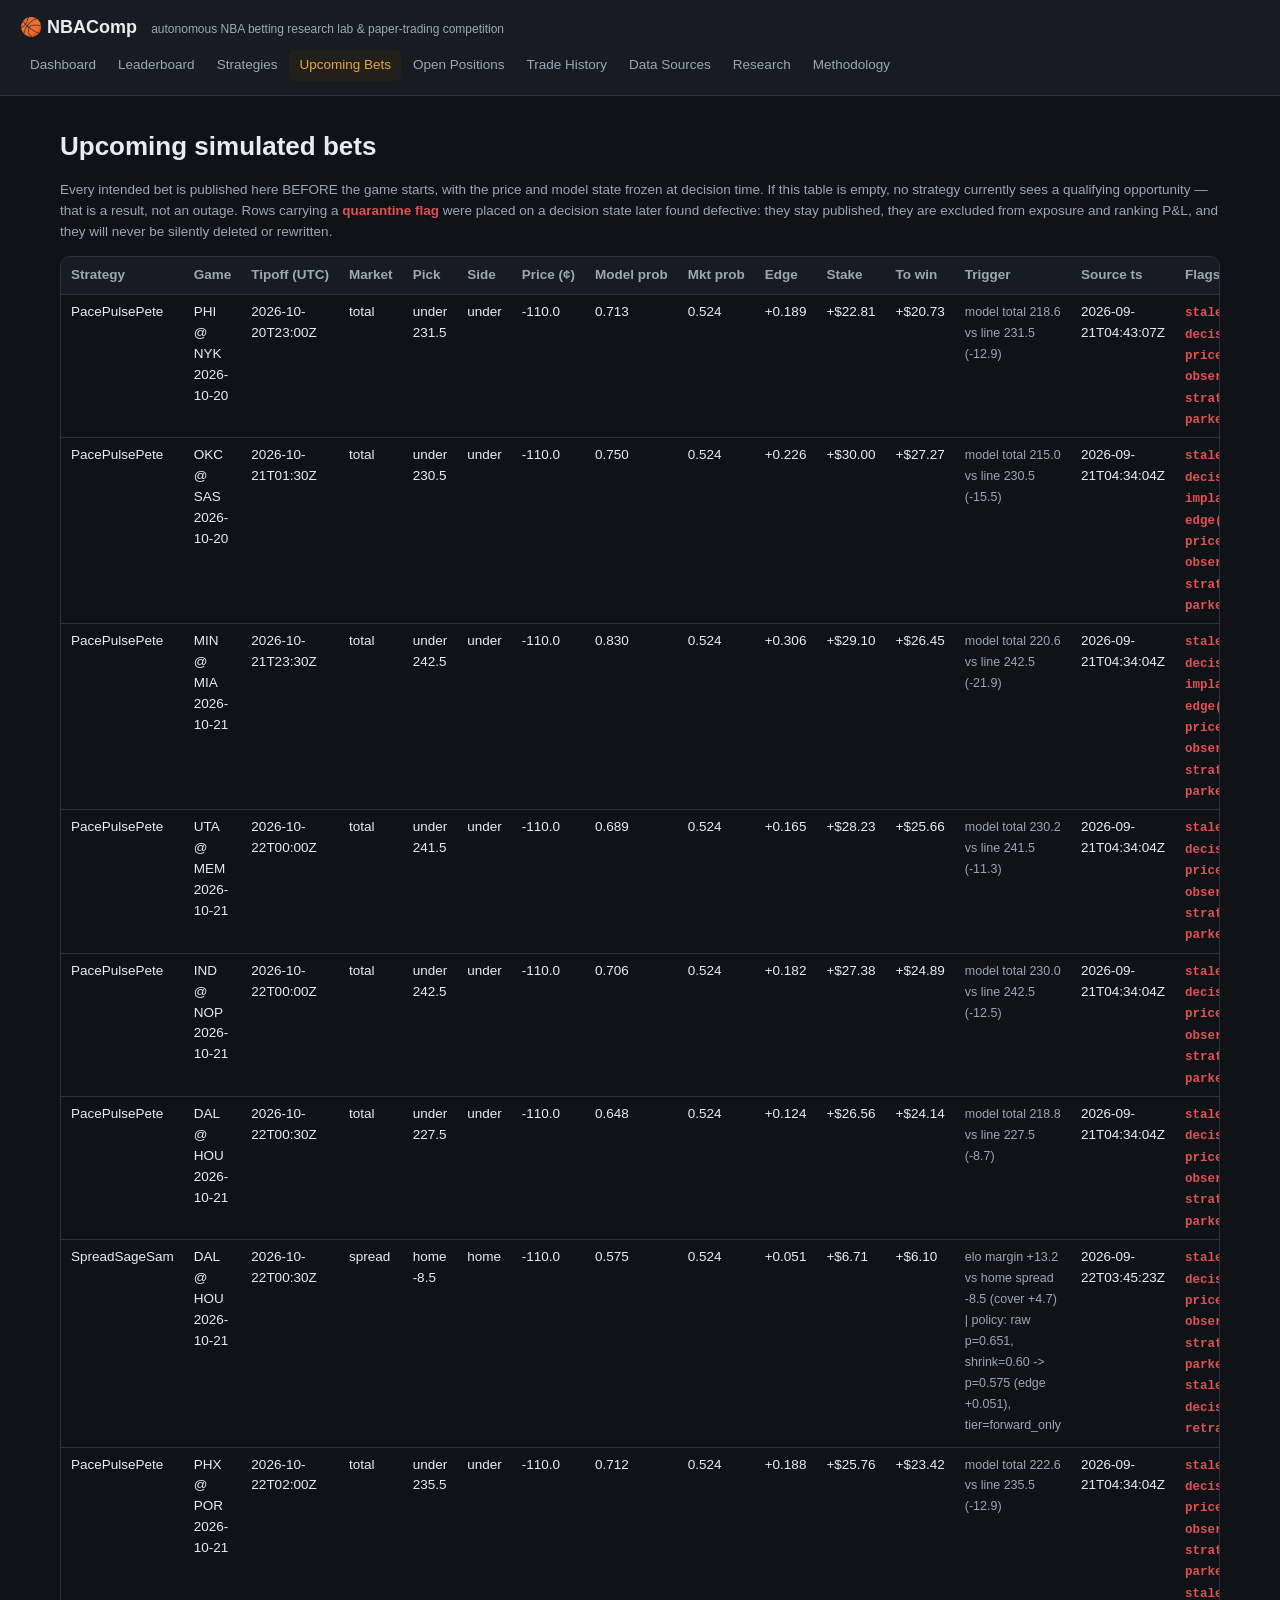
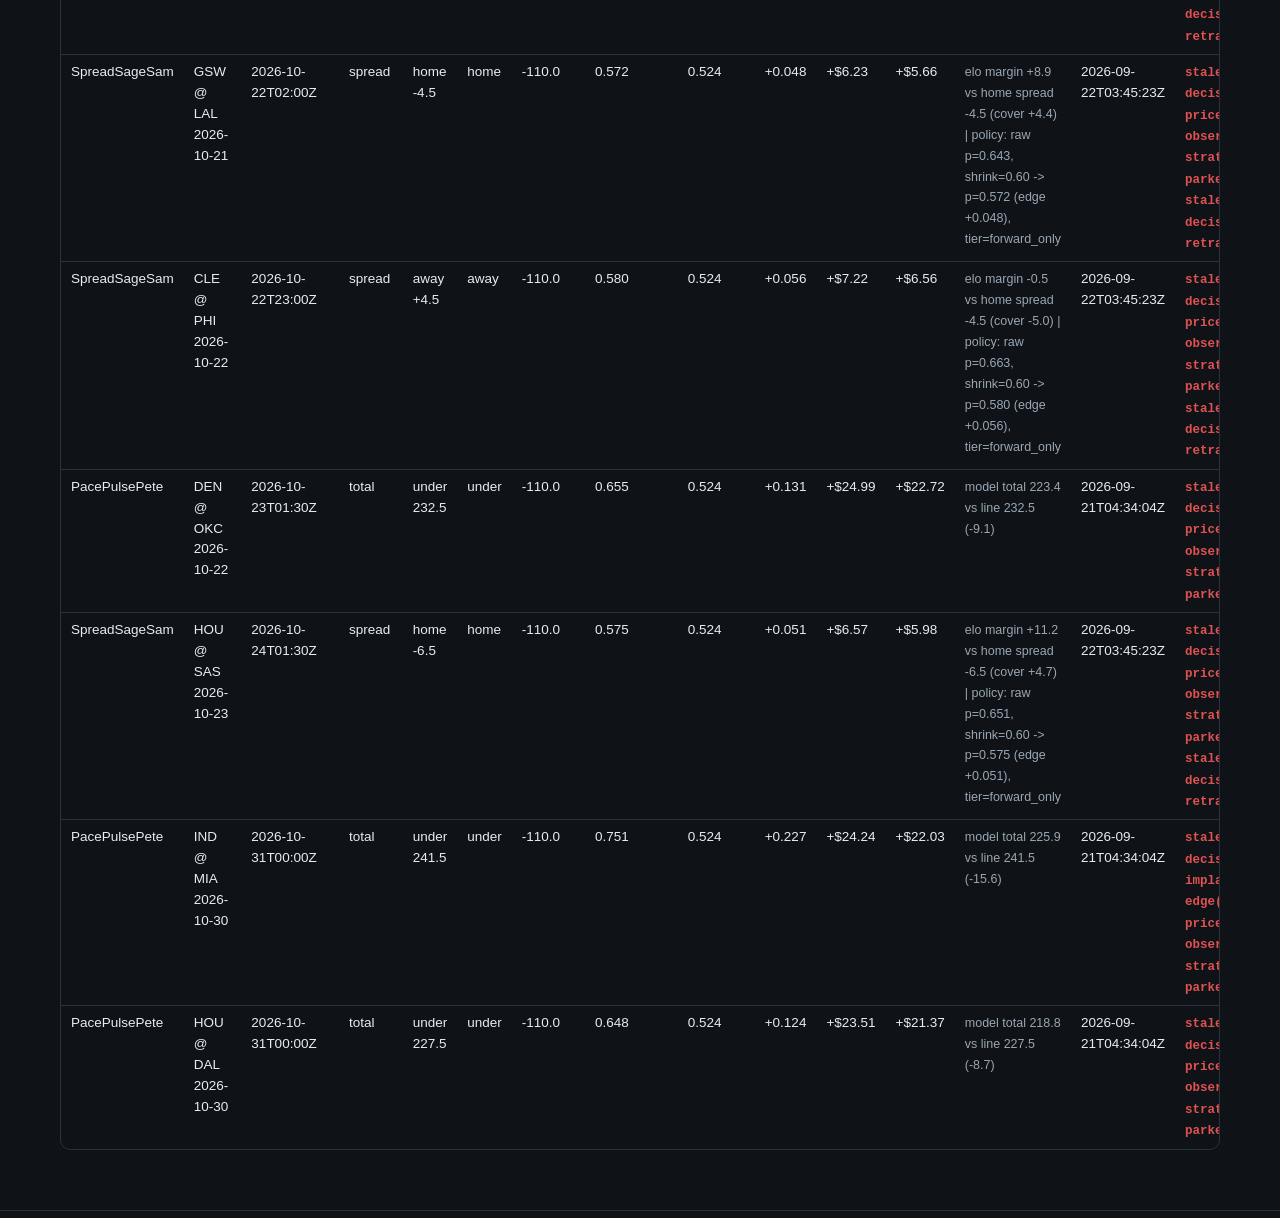
<file: upcoming.html>
<!DOCTYPE html>
<html lang="en"><head><meta charset="utf-8">
<meta name="viewport" content="width=device-width, initial-scale=1">
<title>Upcoming Bets — NBAComp</title>
<link rel="stylesheet" href="style.css"></head>
<body>
<header><div class="brand"><a href="index.html">🏀 NBAComp</a>
<span class="tag">autonomous NBA betting research lab &amp; paper-trading competition</span></div>
<nav><a href="index.html">Dashboard</a><a href="leaderboard.html">Leaderboard</a><a href="strategies.html">Strategies</a><a href="upcoming.html" class="active">Upcoming Bets</a><a href="positions.html">Open Positions</a><a href="history.html">Trade History</a><a href="sources.html">Data Sources</a><a href="research.html">Research</a><a href="methodology.html">Methodology</a></nav></header>
<main>
<h1>Upcoming simulated bets</h1>
<p class="muted">Every intended bet is published here BEFORE the game starts, with the price and model state
frozen at decision time. If this table is empty, no strategy currently sees a qualifying opportunity —
that is a result, not an outage. Rows carrying a <span class="bad">quarantine flag</span> were placed on a
decision state later found defective: they stay published, they are excluded from exposure and ranking
P&amp;L, and they will never be silently deleted or rewritten.</p>
<div class='twrap'><table class=''><thead><tr><th>Strategy</th><th>Game</th><th>Tipoff (UTC)</th><th>Market</th><th>Pick</th><th>Side</th><th>Price (¢)</th><th>Model prob</th><th>Mkt prob</th><th>Edge</th><th>Stake</th><th>To win</th><th>Trigger</th><th>Source ts</th><th>Flags</th></tr></thead><tbody><tr><td>PacePulsePete</td><td>PHI @ NYK 2026-10-20</td><td>2026-10-20T23:00Z</td><td>total</td><td>under 231.5</td><td>under</td><td>-110.0</td><td>0.713</td><td>0.524</td><td>+0.189</td><td>+$22.81</td><td>+$20.73</td><td><span class='trigger'>model total 218.6 vs line 231.5 (-12.9)</span></td><td>2026-09-21T04:43:07Z</td><td><span class='bad mono small'>stale-state-at-decision(critical), price-not-observed(info), strategy-parked(warn)</span></td></tr><tr><td>PacePulsePete</td><td>OKC @ SAS 2026-10-20</td><td>2026-10-21T01:30Z</td><td>total</td><td>under 230.5</td><td>under</td><td>-110.0</td><td>0.750</td><td>0.524</td><td>+0.226</td><td>+$30.00</td><td>+$27.27</td><td><span class='trigger'>model total 215.0 vs line 230.5 (-15.5)</span></td><td>2026-09-21T04:34:04Z</td><td><span class='bad mono small'>stale-state-at-decision(critical), implausible-edge(critical), price-not-observed(info), strategy-parked(warn)</span></td></tr><tr><td>PacePulsePete</td><td>MIN @ MIA 2026-10-21</td><td>2026-10-21T23:30Z</td><td>total</td><td>under 242.5</td><td>under</td><td>-110.0</td><td>0.830</td><td>0.524</td><td>+0.306</td><td>+$29.10</td><td>+$26.45</td><td><span class='trigger'>model total 220.6 vs line 242.5 (-21.9)</span></td><td>2026-09-21T04:34:04Z</td><td><span class='bad mono small'>stale-state-at-decision(critical), implausible-edge(critical), price-not-observed(info), strategy-parked(warn)</span></td></tr><tr><td>PacePulsePete</td><td>UTA @ MEM 2026-10-21</td><td>2026-10-22T00:00Z</td><td>total</td><td>under 241.5</td><td>under</td><td>-110.0</td><td>0.689</td><td>0.524</td><td>+0.165</td><td>+$28.23</td><td>+$25.66</td><td><span class='trigger'>model total 230.2 vs line 241.5 (-11.3)</span></td><td>2026-09-21T04:34:04Z</td><td><span class='bad mono small'>stale-state-at-decision(critical), price-not-observed(info), strategy-parked(warn)</span></td></tr><tr><td>PacePulsePete</td><td>IND @ NOP 2026-10-21</td><td>2026-10-22T00:00Z</td><td>total</td><td>under 242.5</td><td>under</td><td>-110.0</td><td>0.706</td><td>0.524</td><td>+0.182</td><td>+$27.38</td><td>+$24.89</td><td><span class='trigger'>model total 230.0 vs line 242.5 (-12.5)</span></td><td>2026-09-21T04:34:04Z</td><td><span class='bad mono small'>stale-state-at-decision(critical), price-not-observed(info), strategy-parked(warn)</span></td></tr><tr><td>PacePulsePete</td><td>DAL @ HOU 2026-10-21</td><td>2026-10-22T00:30Z</td><td>total</td><td>under 227.5</td><td>under</td><td>-110.0</td><td>0.648</td><td>0.524</td><td>+0.124</td><td>+$26.56</td><td>+$24.14</td><td><span class='trigger'>model total 218.8 vs line 227.5 (-8.7)</span></td><td>2026-09-21T04:34:04Z</td><td><span class='bad mono small'>stale-state-at-decision(critical), price-not-observed(info), strategy-parked(warn)</span></td></tr><tr><td>SpreadSageSam</td><td>DAL @ HOU 2026-10-21</td><td>2026-10-22T00:30Z</td><td>spread</td><td>home -8.5</td><td>home</td><td>-110.0</td><td>0.575</td><td>0.524</td><td>+0.051</td><td>+$6.71</td><td>+$6.10</td><td><span class='trigger'>elo margin +13.2 vs home spread -8.5 (cover +4.7) | policy: raw p=0.651, shrink=0.60 -&gt; p=0.575 (edge +0.051), tier=forward_only</span></td><td>2026-09-22T03:45:23Z</td><td><span class='bad mono small'>stale-state-at-decision(critical), price-not-observed(info), strategy-parked(warn), stale-state-at-decision-retracted(info)</span></td></tr><tr><td>PacePulsePete</td><td>PHX @ POR 2026-10-21</td><td>2026-10-22T02:00Z</td><td>total</td><td>under 235.5</td><td>under</td><td>-110.0</td><td>0.712</td><td>0.524</td><td>+0.188</td><td>+$25.76</td><td>+$23.42</td><td><span class='trigger'>model total 222.6 vs line 235.5 (-12.9)</span></td><td>2026-09-21T04:34:04Z</td><td><span class='bad mono small'>stale-state-at-decision(critical), price-not-observed(info), strategy-parked(warn), stale-state-at-decision-retracted(info)</span></td></tr><tr><td>SpreadSageSam</td><td>GSW @ LAL 2026-10-21</td><td>2026-10-22T02:00Z</td><td>spread</td><td>home -4.5</td><td>home</td><td>-110.0</td><td>0.572</td><td>0.524</td><td>+0.048</td><td>+$6.23</td><td>+$5.66</td><td><span class='trigger'>elo margin +8.9 vs home spread -4.5 (cover +4.4) | policy: raw p=0.643, shrink=0.60 -&gt; p=0.572 (edge +0.048), tier=forward_only</span></td><td>2026-09-22T03:45:23Z</td><td><span class='bad mono small'>stale-state-at-decision(critical), price-not-observed(info), strategy-parked(warn), stale-state-at-decision-retracted(info)</span></td></tr><tr><td>SpreadSageSam</td><td>CLE @ PHI 2026-10-22</td><td>2026-10-22T23:00Z</td><td>spread</td><td>away +4.5</td><td>away</td><td>-110.0</td><td>0.580</td><td>0.524</td><td>+0.056</td><td>+$7.22</td><td>+$6.56</td><td><span class='trigger'>elo margin -0.5 vs home spread -4.5 (cover -5.0) | policy: raw p=0.663, shrink=0.60 -&gt; p=0.580 (edge +0.056), tier=forward_only</span></td><td>2026-09-22T03:45:23Z</td><td><span class='bad mono small'>stale-state-at-decision(critical), price-not-observed(info), strategy-parked(warn), stale-state-at-decision-retracted(info)</span></td></tr><tr><td>PacePulsePete</td><td>DEN @ OKC 2026-10-22</td><td>2026-10-23T01:30Z</td><td>total</td><td>under 232.5</td><td>under</td><td>-110.0</td><td>0.655</td><td>0.524</td><td>+0.131</td><td>+$24.99</td><td>+$22.72</td><td><span class='trigger'>model total 223.4 vs line 232.5 (-9.1)</span></td><td>2026-09-21T04:34:04Z</td><td><span class='bad mono small'>stale-state-at-decision(critical), price-not-observed(info), strategy-parked(warn)</span></td></tr><tr><td>SpreadSageSam</td><td>HOU @ SAS 2026-10-23</td><td>2026-10-24T01:30Z</td><td>spread</td><td>home -6.5</td><td>home</td><td>-110.0</td><td>0.575</td><td>0.524</td><td>+0.051</td><td>+$6.57</td><td>+$5.98</td><td><span class='trigger'>elo margin +11.2 vs home spread -6.5 (cover +4.7) | policy: raw p=0.651, shrink=0.60 -&gt; p=0.575 (edge +0.051), tier=forward_only</span></td><td>2026-09-22T03:45:23Z</td><td><span class='bad mono small'>stale-state-at-decision(critical), price-not-observed(info), strategy-parked(warn), stale-state-at-decision-retracted(info)</span></td></tr><tr><td>PacePulsePete</td><td>IND @ MIA 2026-10-30</td><td>2026-10-31T00:00Z</td><td>total</td><td>under 241.5</td><td>under</td><td>-110.0</td><td>0.751</td><td>0.524</td><td>+0.227</td><td>+$24.24</td><td>+$22.03</td><td><span class='trigger'>model total 225.9 vs line 241.5 (-15.6)</span></td><td>2026-09-21T04:34:04Z</td><td><span class='bad mono small'>stale-state-at-decision(critical), implausible-edge(critical), price-not-observed(info), strategy-parked(warn)</span></td></tr><tr><td>PacePulsePete</td><td>HOU @ DAL 2026-10-30</td><td>2026-10-31T00:00Z</td><td>total</td><td>under 227.5</td><td>under</td><td>-110.0</td><td>0.648</td><td>0.524</td><td>+0.124</td><td>+$23.51</td><td>+$21.37</td><td><span class='trigger'>model total 218.8 vs line 227.5 (-8.7)</span></td><td>2026-09-21T04:34:04Z</td><td><span class='bad mono small'>stale-state-at-decision(critical), price-not-observed(info), strategy-parked(warn)</span></td></tr></tbody></table></div>
</main>
<footer>Simulated paper trading only. No real money. Data: ESPN, NBA.com/stats, Kalshi public API —
see <a href="sources.html">Data Sources</a>. Every number on this site is traceable to a logged,
timestamped source; unverified data is labeled as such.</footer>
</body></html>
</file>
<file: style.css>
:root { --bg:#0f1216; --panel:#171c23; --ink:#e8ecf1; --muted:#9aa7b4; --line:#2a323c;
        --accent:#e8a33d; --good:#3fb96b; --bad:#e05252; --mono:ui-monospace,Menlo,monospace; }
* { box-sizing:border-box; }
body { margin:0; background:var(--bg); color:var(--ink);
       font:15px/1.55 -apple-system,"Segoe UI",Roboto,Helvetica,Arial,sans-serif; }
header { padding:14px 20px; border-bottom:1px solid var(--line); background:var(--panel);
         position:sticky; top:0; z-index:5; }
.brand a { color:var(--ink); font-weight:700; font-size:18px; text-decoration:none; }
.brand .tag { color:var(--muted); margin-left:10px; font-size:12px; }
nav { margin-top:8px; display:flex; flex-wrap:wrap; gap:2px; }
nav a { color:var(--muted); text-decoration:none; padding:5px 10px; border-radius:6px; font-size:13.5px; }
nav a:hover { color:var(--ink); background:#222a34; }
nav a.active { color:var(--accent); background:#22201a; }
main { max-width:1200px; margin:0 auto; padding:20px; }
h1,h2 { font-weight:700; } h1 { font-size:26px; margin:.4em 0; } h2 { font-size:19px; margin-top:1.6em; }
a { color:var(--accent); }
.muted { color:var(--muted); font-size:13.5px; } .small { font-size:12px; }
.mono { font-family:var(--mono); font-size:12.5px; color:var(--muted); }
.hero { padding:18px 0 6px; } .hero h1 { margin:0 0 6px; }
.cards { display:grid; grid-template-columns:repeat(auto-fit,minmax(180px,1fr)); gap:12px; margin:14px 0; }
.card { background:var(--panel); border:1px solid var(--line); border-radius:10px; padding:12px 14px; }
.card .k { color:var(--muted); font-size:12.5px; } .card .v { font-size:22px; font-weight:700; margin-top:2px; }
.twrap { overflow-x:auto; border:1px solid var(--line); border-radius:10px; margin:10px 0; }
table { border-collapse:collapse; width:100%; font-size:13.5px; }
th { text-align:left; color:var(--muted); font-weight:600; padding:8px 10px; border-bottom:1px solid var(--line);
     white-space:nowrap; background:var(--panel); position:sticky; top:0;}
td { padding:7px 10px; border-bottom:1px solid var(--line); vertical-align:top; }
tr:last-child td { border-bottom:none; }
.win,.pos,.ok { color:var(--good); font-weight:600; } .loss,.neg,.bad { color:var(--bad); font-weight:600; }
.warnbadge { display:inline-block; background:#33291a; color:#e0a94a; border-radius:999px;
             padding:1px 8px; font-size:11.5px; font-weight:600; }
.push,.void { color:var(--muted); }
.empty { color:var(--muted); background:var(--panel); border:1px dashed var(--line);
         padding:14px; border-radius:10px; }
.pill { display:inline-block; background:#222a34; color:var(--muted); border-radius:999px;
        padding:2px 10px; font-size:11.5px; margin-left:6px; vertical-align:middle; }
.pill.status { background:#1c2a22; color:var(--good); }
.strategy-card { background:var(--panel); border:1px solid var(--line); border-radius:12px;
                 padding:16px 20px; margin:18px 0; }
.strategy-card h2 { margin-top:0; } .username { color:var(--muted); margin-top:-6px; }
.rules { columns:1; } .perf { background:#12161c; border:1px solid var(--line); border-radius:8px;
         padding:8px 12px; margin:8px 0; font-size:13.5px; }
details { margin:8px 0; } summary { cursor:pointer; color:var(--muted); }
.research-item { background:var(--panel); border:1px solid var(--line); border-radius:10px;
                 padding:12px 16px; margin:12px 0; }
.research-item h3 { margin:0 0 6px; font-size:15.5px; }
input[type=search], select { background:var(--panel); color:var(--ink); border:1px solid var(--line);
        border-radius:8px; padding:8px 10px; font-size:14px; margin:6px 8px 6px 0; }
#q { width:min(420px,100%); }
.trigger { color:var(--muted); font-size:12.5px; }
code { background:#12161c; border:1px solid var(--line); border-radius:5px; padding:1px 5px;
       font-size:12.5px; }
footer { border-top:1px solid var(--line); color:var(--muted); font-size:12.5px;
         padding:18px 20px; margin-top:30px; }
@media (max-width:720px){ main{padding:12px;} .card .v{font-size:18px;} th,td{padding:6px 7px;} }
/* --- competition leaderboard (NFLComp-style board) --- */
.cards.kpis { grid-template-columns:repeat(auto-fit,minmax(160px,1fr)); }
.cards.kpis .v { font-size:26px; }
.cards.kpis .small-v { font-size:17px; word-break:break-all; }
.card .s { color:var(--muted); font-size:11.5px; margin-top:2px; }
.lb-controls { display:flex; flex-wrap:wrap; gap:10px; align-items:center; margin:10px 0; }
.kind-toggle { display:flex; gap:6px; }
.fbtn { background:var(--panel); color:var(--muted); border:1px solid var(--line);
       border-radius:999px; padding:5px 13px; font-size:12.5px; cursor:pointer; }
.fbtn:hover { color:var(--ink); border-color:var(--accent); }
.fbtn.on { color:var(--accent); border-color:var(--accent); background:#22201a; font-weight:600; }
.pills { display:flex; flex-wrap:wrap; gap:6px; margin:8px 0 4px; }
#lb_q { flex:1; min-width:200px; }
th.sortable { cursor:pointer; user-select:none; }
th.sortable:hover { color:var(--accent); }
.medal { display:inline-block; min-width:34px; text-align:center; border-radius:6px; padding:1px 6px; }
.m1 { background:#3a2f14; color:#f2c94c; } .m2 { background:#2b3038; color:#cfd6de; }
.m3 { background:#33241a; color:#e09a5f; }
.st { display:inline-block; border-radius:999px; padding:2px 10px; font-size:11px;
     font-weight:600; white-space:nowrap; background:#222a34; color:var(--muted); }
.st-active, .st-active--open-bets- { background:#1c2a22; color:var(--good); }
.st-awaiting-opportunity { background:#232a33; color:var(--muted); }
.st-backtested { background:#1d2634; color:#6aa8e8; }
.st-no-historical-data { background:#232a33; color:var(--muted); }
</file>
